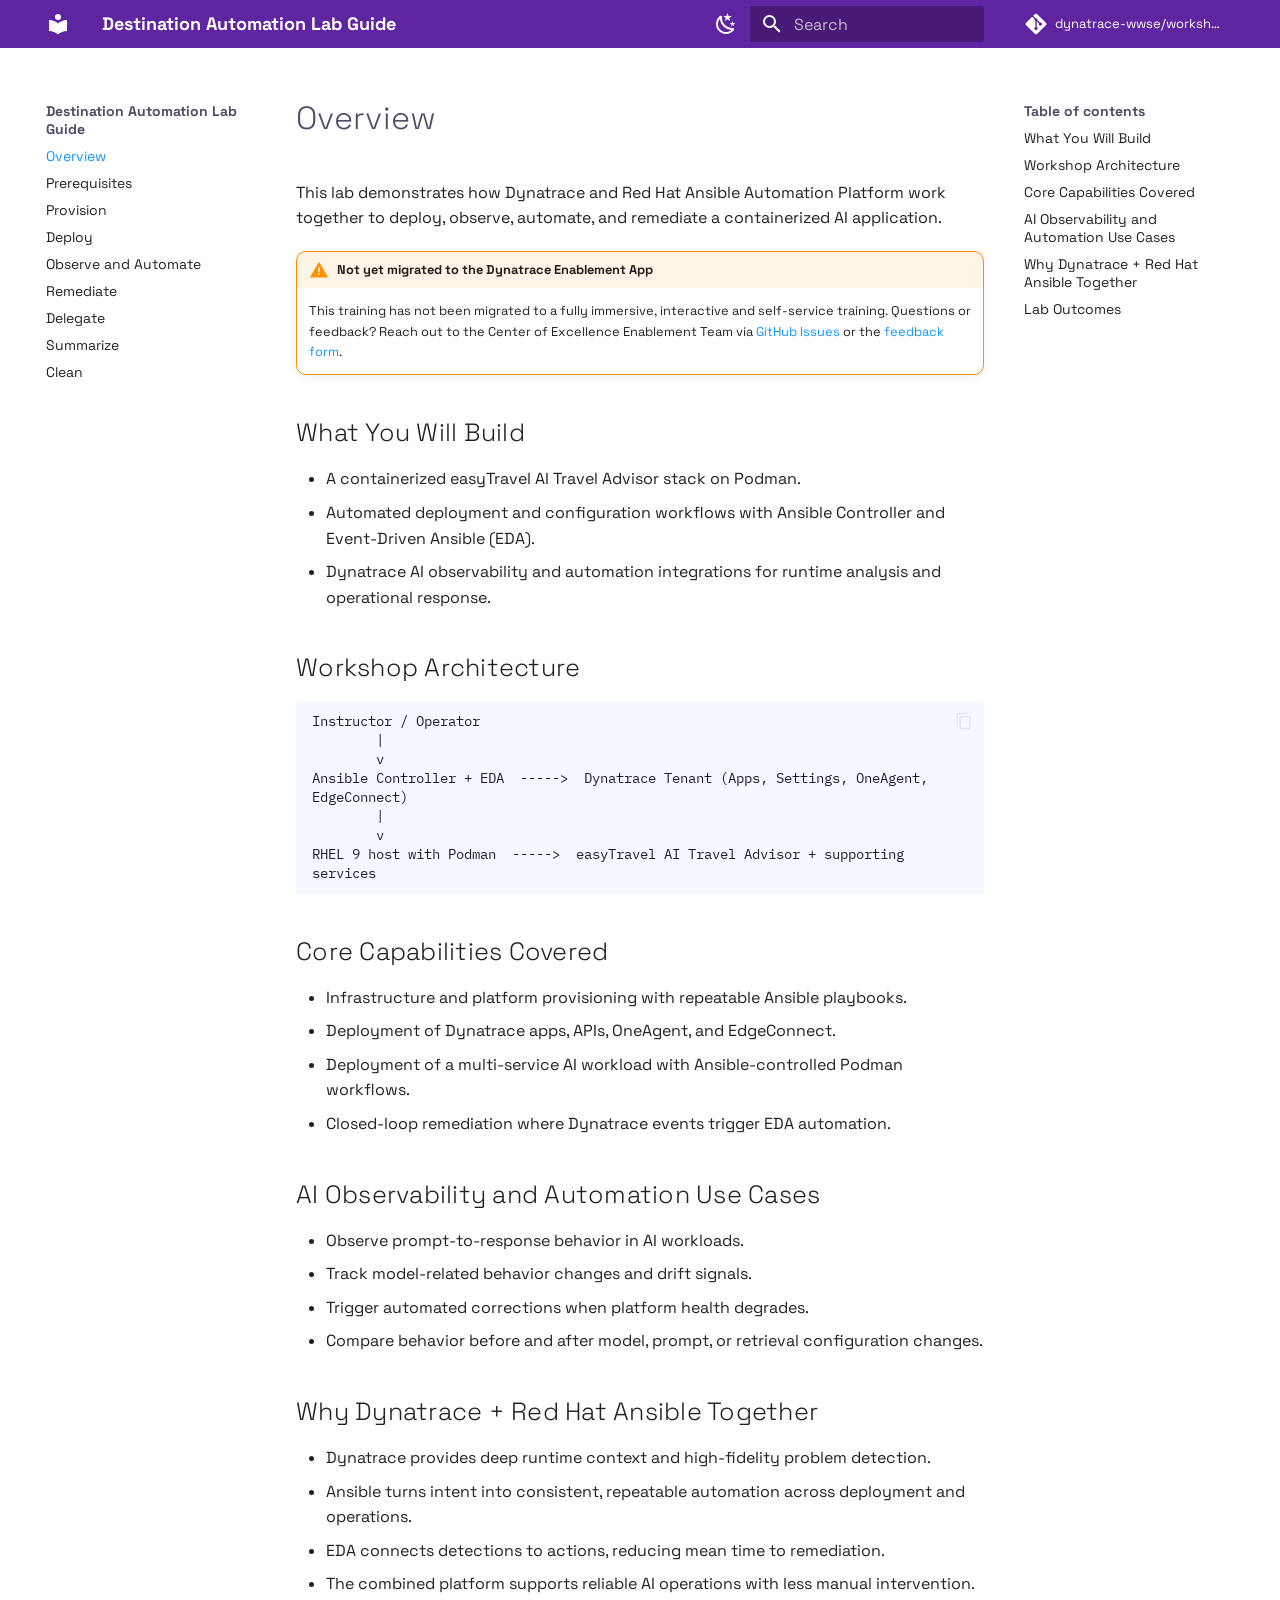
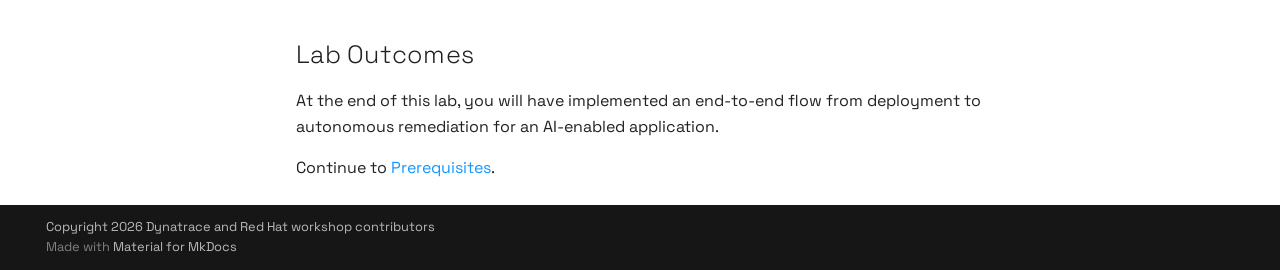
<file: index.html>
<!doctype html>
<html lang="en" class="no-js">
  <head>
    
      <meta charset="utf-8">
      <meta name="viewport" content="width=device-width,initial-scale=1">
      
        <meta name="description" content="Dynatrace and Red Hat Ansible Automation Platform workshop documentation">
      
      
      
        <link rel="canonical" href="https://dynatrace-wwse.github.io/workshop-destination-automation/">
      
      
      
      
      <link rel="icon" href="assets/images/favicon.png">
      <meta name="generator" content="mkdocs-1.6.1, mkdocs-material-9.5.42">
    
    
      
        <title>Destination Automation Lab Guide</title>
      
    
    
      <link rel="stylesheet" href="assets/stylesheets/main.0253249f.min.css">
      
        
        <link rel="stylesheet" href="assets/stylesheets/palette.06af60db.min.css">
      
      


    
    
      
    
    
      
        
        
        <link rel="preconnect" href="https://fonts.gstatic.com" crossorigin>
        <link rel="stylesheet" href="https://fonts.googleapis.com/css?family=Space+Grotesk:300,300i,400,400i,700,700i%7CIBM+Plex+Mono:400,400i,700,700i&display=fallback">
        <style>:root{--md-text-font:"Space Grotesk";--md-code-font:"IBM Plex Mono"}</style>
      
    
    
      <link rel="stylesheet" href="assets/stylesheets/brand.css">
    
    <script>__md_scope=new URL(".",location),__md_hash=e=>[...e].reduce(((e,_)=>(e<<5)-e+_.charCodeAt(0)),0),__md_get=(e,_=localStorage,t=__md_scope)=>JSON.parse(_.getItem(t.pathname+"."+e)),__md_set=(e,_,t=localStorage,a=__md_scope)=>{try{t.setItem(a.pathname+"."+e,JSON.stringify(_))}catch(e){}}</script>
    
      

    
    
    
  </head>
  
  
    
    
      
    
    
    
    
    <body dir="ltr" data-md-color-scheme="dynatrace-light" data-md-color-primary="custom" data-md-color-accent="custom">
  
    
    <input class="md-toggle" data-md-toggle="drawer" type="checkbox" id="__drawer" autocomplete="off">
    <input class="md-toggle" data-md-toggle="search" type="checkbox" id="__search" autocomplete="off">
    <label class="md-overlay" for="__drawer"></label>
    <div data-md-component="skip">
      
    </div>
    <div data-md-component="announce">
      
    </div>
    
    
      

  

<header class="md-header md-header--shadow" data-md-component="header">
  <nav class="md-header__inner md-grid" aria-label="Header">
    <a href="." title="Destination Automation Lab Guide" class="md-header__button md-logo" aria-label="Destination Automation Lab Guide" data-md-component="logo">
      
  
  <svg xmlns="http://www.w3.org/2000/svg" viewBox="0 0 24 24"><path d="M12 8a3 3 0 0 0 3-3 3 3 0 0 0-3-3 3 3 0 0 0-3 3 3 3 0 0 0 3 3m0 3.54C9.64 9.35 6.5 8 3 8v11c3.5 0 6.64 1.35 9 3.54 2.36-2.19 5.5-3.54 9-3.54V8c-3.5 0-6.64 1.35-9 3.54"/></svg>

    </a>
    <label class="md-header__button md-icon" for="__drawer">
      
      <svg xmlns="http://www.w3.org/2000/svg" viewBox="0 0 24 24"><path d="M3 6h18v2H3zm0 5h18v2H3zm0 5h18v2H3z"/></svg>
    </label>
    <div class="md-header__title" data-md-component="header-title">
      <div class="md-header__ellipsis">
        <div class="md-header__topic">
          <span class="md-ellipsis">
            Destination Automation Lab Guide
          </span>
        </div>
        <div class="md-header__topic" data-md-component="header-topic">
          <span class="md-ellipsis">
            
              Home
            
          </span>
        </div>
      </div>
    </div>
    
      
        <form class="md-header__option" data-md-component="palette">
  
    
    
    
    <input class="md-option" data-md-color-media="(prefers-color-scheme: light)" data-md-color-scheme="dynatrace-light" data-md-color-primary="custom" data-md-color-accent="custom"  aria-label="Switch to Red Hat dark mode"  type="radio" name="__palette" id="__palette_0">
    
      <label class="md-header__button md-icon" title="Switch to Red Hat dark mode" for="__palette_1" hidden>
        <svg xmlns="http://www.w3.org/2000/svg" viewBox="0 0 24 24"><path d="m17.75 4.09-2.53 1.94.91 3.06-2.63-1.81-2.63 1.81.91-3.06-2.53-1.94L12.44 4l1.06-3 1.06 3zm3.5 6.91-1.64 1.25.59 1.98-1.7-1.17-1.7 1.17.59-1.98L15.75 11l2.06-.05L18.5 9l.69 1.95zm-2.28 4.95c.83-.08 1.72 1.1 1.19 1.85-.32.45-.66.87-1.08 1.27C15.17 23 8.84 23 4.94 19.07c-3.91-3.9-3.91-10.24 0-14.14.4-.4.82-.76 1.27-1.08.75-.53 1.93.36 1.85 1.19-.27 2.86.69 5.83 2.89 8.02a9.96 9.96 0 0 0 8.02 2.89m-1.64 2.02a12.08 12.08 0 0 1-7.8-3.47c-2.17-2.19-3.33-5-3.49-7.82-2.81 3.14-2.7 7.96.31 10.98 3.02 3.01 7.84 3.12 10.98.31"/></svg>
      </label>
    
  
    
    
    
    <input class="md-option" data-md-color-media="(prefers-color-scheme: dark)" data-md-color-scheme="redhat-dark" data-md-color-primary="custom" data-md-color-accent="custom"  aria-label="Switch to Dynatrace light mode"  type="radio" name="__palette" id="__palette_1">
    
      <label class="md-header__button md-icon" title="Switch to Dynatrace light mode" for="__palette_0" hidden>
        <svg xmlns="http://www.w3.org/2000/svg" viewBox="0 0 24 24"><path d="M12 7a5 5 0 0 1 5 5 5 5 0 0 1-5 5 5 5 0 0 1-5-5 5 5 0 0 1 5-5m0 2a3 3 0 0 0-3 3 3 3 0 0 0 3 3 3 3 0 0 0 3-3 3 3 0 0 0-3-3m0-7 2.39 3.42C13.65 5.15 12.84 5 12 5s-1.65.15-2.39.42zM3.34 7l4.16-.35A7.2 7.2 0 0 0 5.94 8.5c-.44.74-.69 1.5-.83 2.29zm.02 10 1.76-3.77a7.131 7.131 0 0 0 2.38 4.14zM20.65 7l-1.77 3.79a7.02 7.02 0 0 0-2.38-4.15zm-.01 10-4.14.36c.59-.51 1.12-1.14 1.54-1.86.42-.73.69-1.5.83-2.29zM12 22l-2.41-3.44c.74.27 1.55.44 2.41.44.82 0 1.63-.17 2.37-.44z"/></svg>
      </label>
    
  
</form>
      
    
    
      <script>var palette=__md_get("__palette");if(palette&&palette.color){if("(prefers-color-scheme)"===palette.color.media){var media=matchMedia("(prefers-color-scheme: light)"),input=document.querySelector(media.matches?"[data-md-color-media='(prefers-color-scheme: light)']":"[data-md-color-media='(prefers-color-scheme: dark)']");palette.color.media=input.getAttribute("data-md-color-media"),palette.color.scheme=input.getAttribute("data-md-color-scheme"),palette.color.primary=input.getAttribute("data-md-color-primary"),palette.color.accent=input.getAttribute("data-md-color-accent")}for(var[key,value]of Object.entries(palette.color))document.body.setAttribute("data-md-color-"+key,value)}</script>
    
    
    
      <label class="md-header__button md-icon" for="__search">
        
        <svg xmlns="http://www.w3.org/2000/svg" viewBox="0 0 24 24"><path d="M9.5 3A6.5 6.5 0 0 1 16 9.5c0 1.61-.59 3.09-1.56 4.23l.27.27h.79l5 5-1.5 1.5-5-5v-.79l-.27-.27A6.52 6.52 0 0 1 9.5 16 6.5 6.5 0 0 1 3 9.5 6.5 6.5 0 0 1 9.5 3m0 2C7 5 5 7 5 9.5S7 14 9.5 14 14 12 14 9.5 12 5 9.5 5"/></svg>
      </label>
      <div class="md-search" data-md-component="search" role="dialog">
  <label class="md-search__overlay" for="__search"></label>
  <div class="md-search__inner" role="search">
    <form class="md-search__form" name="search">
      <input type="text" class="md-search__input" name="query" aria-label="Search" placeholder="Search" autocapitalize="off" autocorrect="off" autocomplete="off" spellcheck="false" data-md-component="search-query" required>
      <label class="md-search__icon md-icon" for="__search">
        
        <svg xmlns="http://www.w3.org/2000/svg" viewBox="0 0 24 24"><path d="M9.5 3A6.5 6.5 0 0 1 16 9.5c0 1.61-.59 3.09-1.56 4.23l.27.27h.79l5 5-1.5 1.5-5-5v-.79l-.27-.27A6.52 6.52 0 0 1 9.5 16 6.5 6.5 0 0 1 3 9.5 6.5 6.5 0 0 1 9.5 3m0 2C7 5 5 7 5 9.5S7 14 9.5 14 14 12 14 9.5 12 5 9.5 5"/></svg>
        
        <svg xmlns="http://www.w3.org/2000/svg" viewBox="0 0 24 24"><path d="M20 11v2H8l5.5 5.5-1.42 1.42L4.16 12l7.92-7.92L13.5 5.5 8 11z"/></svg>
      </label>
      <nav class="md-search__options" aria-label="Search">
        
        <button type="reset" class="md-search__icon md-icon" title="Clear" aria-label="Clear" tabindex="-1">
          
          <svg xmlns="http://www.w3.org/2000/svg" viewBox="0 0 24 24"><path d="M19 6.41 17.59 5 12 10.59 6.41 5 5 6.41 10.59 12 5 17.59 6.41 19 12 13.41 17.59 19 19 17.59 13.41 12z"/></svg>
        </button>
      </nav>
      
        <div class="md-search__suggest" data-md-component="search-suggest"></div>
      
    </form>
    <div class="md-search__output">
      <div class="md-search__scrollwrap" tabindex="0" data-md-scrollfix>
        <div class="md-search-result" data-md-component="search-result">
          <div class="md-search-result__meta">
            Initializing search
          </div>
          <ol class="md-search-result__list" role="presentation"></ol>
        </div>
      </div>
    </div>
  </div>
</div>
    
    
      <div class="md-header__source">
        <a href="https://github.com/dynatrace-wwse/workshop-destination-automation" title="Go to repository" class="md-source" data-md-component="source">
  <div class="md-source__icon md-icon">
    
    <svg xmlns="http://www.w3.org/2000/svg" viewBox="0 0 448 512"><!--! Font Awesome Free 6.6.0 by @fontawesome - https://fontawesome.com License - https://fontawesome.com/license/free (Icons: CC BY 4.0, Fonts: SIL OFL 1.1, Code: MIT License) Copyright 2024 Fonticons, Inc.--><path d="M439.55 236.05 244 40.45a28.87 28.87 0 0 0-40.81 0l-40.66 40.63 51.52 51.52c27.06-9.14 52.68 16.77 43.39 43.68l49.66 49.66c34.23-11.8 61.18 31 35.47 56.69-26.49 26.49-70.21-2.87-56-37.34L240.22 199v121.85c25.3 12.54 22.26 41.85 9.08 55a34.34 34.34 0 0 1-48.55 0c-17.57-17.6-11.07-46.91 11.25-56v-123c-20.8-8.51-24.6-30.74-18.64-45L142.57 101 8.45 235.14a28.86 28.86 0 0 0 0 40.81l195.61 195.6a28.86 28.86 0 0 0 40.8 0l194.69-194.69a28.86 28.86 0 0 0 0-40.81"/></svg>
  </div>
  <div class="md-source__repository">
    dynatrace-wwse/workshop-destination-automation
  </div>
</a>
      </div>
    
  </nav>
  
</header>
    
    <div class="md-container" data-md-component="container">
      
      
        
          
        
      
      <main class="md-main" data-md-component="main">
        <div class="md-main__inner md-grid">
          
            
              
                
              
              <div class="md-sidebar md-sidebar--primary" data-md-component="sidebar" data-md-type="navigation" hidden>
                <div class="md-sidebar__scrollwrap">
                  <div class="md-sidebar__inner">
                    



<nav class="md-nav md-nav--primary" aria-label="Navigation" data-md-level="0">
  <label class="md-nav__title" for="__drawer">
    <a href="." title="Destination Automation Lab Guide" class="md-nav__button md-logo" aria-label="Destination Automation Lab Guide" data-md-component="logo">
      
  
  <svg xmlns="http://www.w3.org/2000/svg" viewBox="0 0 24 24"><path d="M12 8a3 3 0 0 0 3-3 3 3 0 0 0-3-3 3 3 0 0 0-3 3 3 3 0 0 0 3 3m0 3.54C9.64 9.35 6.5 8 3 8v11c3.5 0 6.64 1.35 9 3.54 2.36-2.19 5.5-3.54 9-3.54V8c-3.5 0-6.64 1.35-9 3.54"/></svg>

    </a>
    Destination Automation Lab Guide
  </label>
  
    <div class="md-nav__source">
      <a href="https://github.com/dynatrace-wwse/workshop-destination-automation" title="Go to repository" class="md-source" data-md-component="source">
  <div class="md-source__icon md-icon">
    
    <svg xmlns="http://www.w3.org/2000/svg" viewBox="0 0 448 512"><!--! Font Awesome Free 6.6.0 by @fontawesome - https://fontawesome.com License - https://fontawesome.com/license/free (Icons: CC BY 4.0, Fonts: SIL OFL 1.1, Code: MIT License) Copyright 2024 Fonticons, Inc.--><path d="M439.55 236.05 244 40.45a28.87 28.87 0 0 0-40.81 0l-40.66 40.63 51.52 51.52c27.06-9.14 52.68 16.77 43.39 43.68l49.66 49.66c34.23-11.8 61.18 31 35.47 56.69-26.49 26.49-70.21-2.87-56-37.34L240.22 199v121.85c25.3 12.54 22.26 41.85 9.08 55a34.34 34.34 0 0 1-48.55 0c-17.57-17.6-11.07-46.91 11.25-56v-123c-20.8-8.51-24.6-30.74-18.64-45L142.57 101 8.45 235.14a28.86 28.86 0 0 0 0 40.81l195.61 195.6a28.86 28.86 0 0 0 40.8 0l194.69-194.69a28.86 28.86 0 0 0 0-40.81"/></svg>
  </div>
  <div class="md-source__repository">
    dynatrace-wwse/workshop-destination-automation
  </div>
</a>
    </div>
  
  <ul class="md-nav__list" data-md-scrollfix>
    
      
      
  
  
  
  
    <li class="md-nav__item">
      <a href="lab-guide/overview/" class="md-nav__link">
        
  
  <span class="md-ellipsis">
    Overview
  </span>
  

      </a>
    </li>
  

    
      
      
  
  
  
  
    <li class="md-nav__item">
      <a href="lab-guide/prerequisites/" class="md-nav__link">
        
  
  <span class="md-ellipsis">
    Prerequisites
  </span>
  

      </a>
    </li>
  

    
      
      
  
  
  
  
    <li class="md-nav__item">
      <a href="lab-guide/provision/" class="md-nav__link">
        
  
  <span class="md-ellipsis">
    Provision
  </span>
  

      </a>
    </li>
  

    
      
      
  
  
  
  
    <li class="md-nav__item">
      <a href="lab-guide/deploy/" class="md-nav__link">
        
  
  <span class="md-ellipsis">
    Deploy
  </span>
  

      </a>
    </li>
  

    
      
      
  
  
  
  
    <li class="md-nav__item">
      <a href="lab-guide/observe-and-automate/" class="md-nav__link">
        
  
  <span class="md-ellipsis">
    Observe and Automate
  </span>
  

      </a>
    </li>
  

    
      
      
  
  
  
  
    <li class="md-nav__item">
      <a href="lab-guide/remediate/" class="md-nav__link">
        
  
  <span class="md-ellipsis">
    Remediate
  </span>
  

      </a>
    </li>
  

    
      
      
  
  
  
  
    <li class="md-nav__item">
      <a href="lab-guide/delegate/" class="md-nav__link">
        
  
  <span class="md-ellipsis">
    Delegate
  </span>
  

      </a>
    </li>
  

    
      
      
  
  
  
  
    <li class="md-nav__item">
      <a href="lab-guide/summarize/" class="md-nav__link">
        
  
  <span class="md-ellipsis">
    Summarize
  </span>
  

      </a>
    </li>
  

    
      
      
  
  
  
  
    <li class="md-nav__item">
      <a href="lab-guide/clean/" class="md-nav__link">
        
  
  <span class="md-ellipsis">
    Clean
  </span>
  

      </a>
    </li>
  

    
  </ul>
</nav>
                  </div>
                </div>
              </div>
            
            
              
                
              
              <div class="md-sidebar md-sidebar--secondary" data-md-component="sidebar" data-md-type="toc" hidden>
                <div class="md-sidebar__scrollwrap">
                  <div class="md-sidebar__inner">
                    

<nav class="md-nav md-nav--secondary" aria-label="Table of contents">
  
  
  
  
</nav>
                  </div>
                </div>
              </div>
            
          
          
            <div class="md-content" data-md-component="content">
              <article class="md-content__inner md-typeset">
                
                  

  
  


  <h1>Home</h1>

<p><meta http-equiv="refresh" content="0; url=lab-guide/overview/"></p>







  
  




  



                
              </article>
            </div>
          
          
  <script>var tabs=__md_get("__tabs");if(Array.isArray(tabs))e:for(var set of document.querySelectorAll(".tabbed-set")){var labels=set.querySelector(".tabbed-labels");for(var tab of tabs)for(var label of labels.getElementsByTagName("label"))if(label.innerText.trim()===tab){var input=document.getElementById(label.htmlFor);input.checked=!0;continue e}}</script>

<script>var target=document.getElementById(location.hash.slice(1));target&&target.name&&(target.checked=target.name.startsWith("__tabbed_"))</script>
        </div>
        
          <button type="button" class="md-top md-icon" data-md-component="top" hidden>
  
  <svg xmlns="http://www.w3.org/2000/svg" viewBox="0 0 24 24"><path d="M13 20h-2V8l-5.5 5.5-1.42-1.42L12 4.16l7.92 7.92-1.42 1.42L13 8z"/></svg>
  Back to top
</button>
        
      </main>
      
        <footer class="md-footer">
  
  <div class="md-footer-meta md-typeset">
    <div class="md-footer-meta__inner md-grid">
      <div class="md-copyright">
  
    <div class="md-copyright__highlight">
      Copyright 2026 Dynatrace and Red Hat workshop contributors
    </div>
  
  
    Made with
    <a href="https://squidfunk.github.io/mkdocs-material/" target="_blank" rel="noopener">
      Material for MkDocs
    </a>
  
</div>
      
    </div>
  </div>
</footer>
      
    </div>
    <div class="md-dialog" data-md-component="dialog">
      <div class="md-dialog__inner md-typeset"></div>
    </div>
    
    
    <script id="__config" type="application/json">{"base": ".", "features": ["content.code.copy", "content.tabs.link", "navigation.sections", "navigation.top", "search.suggest", "search.highlight"], "search": "assets/javascripts/workers/search.6ce7567c.min.js", "translations": {"clipboard.copied": "Copied to clipboard", "clipboard.copy": "Copy to clipboard", "search.result.more.one": "1 more on this page", "search.result.more.other": "# more on this page", "search.result.none": "No matching documents", "search.result.one": "1 matching document", "search.result.other": "# matching documents", "search.result.placeholder": "Type to start searching", "search.result.term.missing": "Missing", "select.version": "Select version"}}</script>
    
    
      <script src="assets/javascripts/bundle.83f73b43.min.js"></script>
      
    
  </body>
</html>
</file>
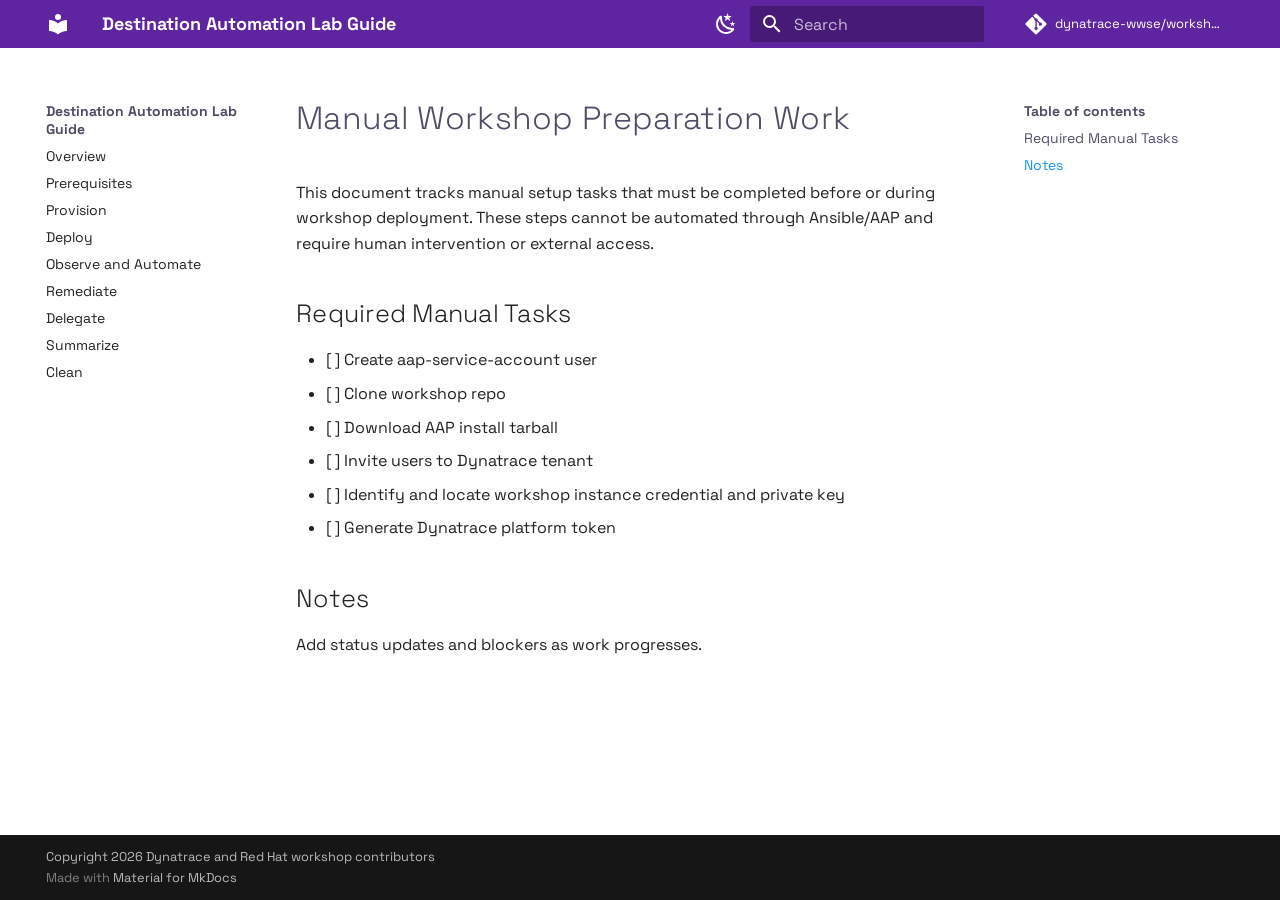
<file: manual-work/index.html>
<!doctype html>
<html lang="en" class="no-js">
  <head>
    
      <meta charset="utf-8">
      <meta name="viewport" content="width=device-width,initial-scale=1">
      
        <meta name="description" content="Dynatrace and Red Hat Ansible Automation Platform workshop documentation">
      
      
      
        <link rel="canonical" href="https://dynatrace-wwse.github.io/workshop-destination-automation/manual-work/">
      
      
      
      
      <link rel="icon" href="../assets/images/favicon.png">
      <meta name="generator" content="mkdocs-1.6.1, mkdocs-material-9.5.42">
    
    
      
        <title>Manual Workshop Preparation Work - Destination Automation Lab Guide</title>
      
    
    
      <link rel="stylesheet" href="../assets/stylesheets/main.0253249f.min.css">
      
        
        <link rel="stylesheet" href="../assets/stylesheets/palette.06af60db.min.css">
      
      


    
    
      
    
    
      
        
        
        <link rel="preconnect" href="https://fonts.gstatic.com" crossorigin>
        <link rel="stylesheet" href="https://fonts.googleapis.com/css?family=Space+Grotesk:300,300i,400,400i,700,700i%7CIBM+Plex+Mono:400,400i,700,700i&display=fallback">
        <style>:root{--md-text-font:"Space Grotesk";--md-code-font:"IBM Plex Mono"}</style>
      
    
    
      <link rel="stylesheet" href="../assets/stylesheets/brand.css">
    
    <script>__md_scope=new URL("..",location),__md_hash=e=>[...e].reduce(((e,_)=>(e<<5)-e+_.charCodeAt(0)),0),__md_get=(e,_=localStorage,t=__md_scope)=>JSON.parse(_.getItem(t.pathname+"."+e)),__md_set=(e,_,t=localStorage,a=__md_scope)=>{try{t.setItem(a.pathname+"."+e,JSON.stringify(_))}catch(e){}}</script>
    
      

    
    
    
  </head>
  
  
    
    
      
    
    
    
    
    <body dir="ltr" data-md-color-scheme="dynatrace-light" data-md-color-primary="custom" data-md-color-accent="custom">
  
    
    <input class="md-toggle" data-md-toggle="drawer" type="checkbox" id="__drawer" autocomplete="off">
    <input class="md-toggle" data-md-toggle="search" type="checkbox" id="__search" autocomplete="off">
    <label class="md-overlay" for="__drawer"></label>
    <div data-md-component="skip">
      
        
        <a href="#manual-workshop-preparation-work" class="md-skip">
          Skip to content
        </a>
      
    </div>
    <div data-md-component="announce">
      
    </div>
    
    
      

  

<header class="md-header md-header--shadow" data-md-component="header">
  <nav class="md-header__inner md-grid" aria-label="Header">
    <a href=".." title="Destination Automation Lab Guide" class="md-header__button md-logo" aria-label="Destination Automation Lab Guide" data-md-component="logo">
      
  
  <svg xmlns="http://www.w3.org/2000/svg" viewBox="0 0 24 24"><path d="M12 8a3 3 0 0 0 3-3 3 3 0 0 0-3-3 3 3 0 0 0-3 3 3 3 0 0 0 3 3m0 3.54C9.64 9.35 6.5 8 3 8v11c3.5 0 6.64 1.35 9 3.54 2.36-2.19 5.5-3.54 9-3.54V8c-3.5 0-6.64 1.35-9 3.54"/></svg>

    </a>
    <label class="md-header__button md-icon" for="__drawer">
      
      <svg xmlns="http://www.w3.org/2000/svg" viewBox="0 0 24 24"><path d="M3 6h18v2H3zm0 5h18v2H3zm0 5h18v2H3z"/></svg>
    </label>
    <div class="md-header__title" data-md-component="header-title">
      <div class="md-header__ellipsis">
        <div class="md-header__topic">
          <span class="md-ellipsis">
            Destination Automation Lab Guide
          </span>
        </div>
        <div class="md-header__topic" data-md-component="header-topic">
          <span class="md-ellipsis">
            
              Manual Workshop Preparation Work
            
          </span>
        </div>
      </div>
    </div>
    
      
        <form class="md-header__option" data-md-component="palette">
  
    
    
    
    <input class="md-option" data-md-color-media="(prefers-color-scheme: light)" data-md-color-scheme="dynatrace-light" data-md-color-primary="custom" data-md-color-accent="custom"  aria-label="Switch to Red Hat dark mode"  type="radio" name="__palette" id="__palette_0">
    
      <label class="md-header__button md-icon" title="Switch to Red Hat dark mode" for="__palette_1" hidden>
        <svg xmlns="http://www.w3.org/2000/svg" viewBox="0 0 24 24"><path d="m17.75 4.09-2.53 1.94.91 3.06-2.63-1.81-2.63 1.81.91-3.06-2.53-1.94L12.44 4l1.06-3 1.06 3zm3.5 6.91-1.64 1.25.59 1.98-1.7-1.17-1.7 1.17.59-1.98L15.75 11l2.06-.05L18.5 9l.69 1.95zm-2.28 4.95c.83-.08 1.72 1.1 1.19 1.85-.32.45-.66.87-1.08 1.27C15.17 23 8.84 23 4.94 19.07c-3.91-3.9-3.91-10.24 0-14.14.4-.4.82-.76 1.27-1.08.75-.53 1.93.36 1.85 1.19-.27 2.86.69 5.83 2.89 8.02a9.96 9.96 0 0 0 8.02 2.89m-1.64 2.02a12.08 12.08 0 0 1-7.8-3.47c-2.17-2.19-3.33-5-3.49-7.82-2.81 3.14-2.7 7.96.31 10.98 3.02 3.01 7.84 3.12 10.98.31"/></svg>
      </label>
    
  
    
    
    
    <input class="md-option" data-md-color-media="(prefers-color-scheme: dark)" data-md-color-scheme="redhat-dark" data-md-color-primary="custom" data-md-color-accent="custom"  aria-label="Switch to Dynatrace light mode"  type="radio" name="__palette" id="__palette_1">
    
      <label class="md-header__button md-icon" title="Switch to Dynatrace light mode" for="__palette_0" hidden>
        <svg xmlns="http://www.w3.org/2000/svg" viewBox="0 0 24 24"><path d="M12 7a5 5 0 0 1 5 5 5 5 0 0 1-5 5 5 5 0 0 1-5-5 5 5 0 0 1 5-5m0 2a3 3 0 0 0-3 3 3 3 0 0 0 3 3 3 3 0 0 0 3-3 3 3 0 0 0-3-3m0-7 2.39 3.42C13.65 5.15 12.84 5 12 5s-1.65.15-2.39.42zM3.34 7l4.16-.35A7.2 7.2 0 0 0 5.94 8.5c-.44.74-.69 1.5-.83 2.29zm.02 10 1.76-3.77a7.131 7.131 0 0 0 2.38 4.14zM20.65 7l-1.77 3.79a7.02 7.02 0 0 0-2.38-4.15zm-.01 10-4.14.36c.59-.51 1.12-1.14 1.54-1.86.42-.73.69-1.5.83-2.29zM12 22l-2.41-3.44c.74.27 1.55.44 2.41.44.82 0 1.63-.17 2.37-.44z"/></svg>
      </label>
    
  
</form>
      
    
    
      <script>var palette=__md_get("__palette");if(palette&&palette.color){if("(prefers-color-scheme)"===palette.color.media){var media=matchMedia("(prefers-color-scheme: light)"),input=document.querySelector(media.matches?"[data-md-color-media='(prefers-color-scheme: light)']":"[data-md-color-media='(prefers-color-scheme: dark)']");palette.color.media=input.getAttribute("data-md-color-media"),palette.color.scheme=input.getAttribute("data-md-color-scheme"),palette.color.primary=input.getAttribute("data-md-color-primary"),palette.color.accent=input.getAttribute("data-md-color-accent")}for(var[key,value]of Object.entries(palette.color))document.body.setAttribute("data-md-color-"+key,value)}</script>
    
    
    
      <label class="md-header__button md-icon" for="__search">
        
        <svg xmlns="http://www.w3.org/2000/svg" viewBox="0 0 24 24"><path d="M9.5 3A6.5 6.5 0 0 1 16 9.5c0 1.61-.59 3.09-1.56 4.23l.27.27h.79l5 5-1.5 1.5-5-5v-.79l-.27-.27A6.52 6.52 0 0 1 9.5 16 6.5 6.5 0 0 1 3 9.5 6.5 6.5 0 0 1 9.5 3m0 2C7 5 5 7 5 9.5S7 14 9.5 14 14 12 14 9.5 12 5 9.5 5"/></svg>
      </label>
      <div class="md-search" data-md-component="search" role="dialog">
  <label class="md-search__overlay" for="__search"></label>
  <div class="md-search__inner" role="search">
    <form class="md-search__form" name="search">
      <input type="text" class="md-search__input" name="query" aria-label="Search" placeholder="Search" autocapitalize="off" autocorrect="off" autocomplete="off" spellcheck="false" data-md-component="search-query" required>
      <label class="md-search__icon md-icon" for="__search">
        
        <svg xmlns="http://www.w3.org/2000/svg" viewBox="0 0 24 24"><path d="M9.5 3A6.5 6.5 0 0 1 16 9.5c0 1.61-.59 3.09-1.56 4.23l.27.27h.79l5 5-1.5 1.5-5-5v-.79l-.27-.27A6.52 6.52 0 0 1 9.5 16 6.5 6.5 0 0 1 3 9.5 6.5 6.5 0 0 1 9.5 3m0 2C7 5 5 7 5 9.5S7 14 9.5 14 14 12 14 9.5 12 5 9.5 5"/></svg>
        
        <svg xmlns="http://www.w3.org/2000/svg" viewBox="0 0 24 24"><path d="M20 11v2H8l5.5 5.5-1.42 1.42L4.16 12l7.92-7.92L13.5 5.5 8 11z"/></svg>
      </label>
      <nav class="md-search__options" aria-label="Search">
        
        <button type="reset" class="md-search__icon md-icon" title="Clear" aria-label="Clear" tabindex="-1">
          
          <svg xmlns="http://www.w3.org/2000/svg" viewBox="0 0 24 24"><path d="M19 6.41 17.59 5 12 10.59 6.41 5 5 6.41 10.59 12 5 17.59 6.41 19 12 13.41 17.59 19 19 17.59 13.41 12z"/></svg>
        </button>
      </nav>
      
        <div class="md-search__suggest" data-md-component="search-suggest"></div>
      
    </form>
    <div class="md-search__output">
      <div class="md-search__scrollwrap" tabindex="0" data-md-scrollfix>
        <div class="md-search-result" data-md-component="search-result">
          <div class="md-search-result__meta">
            Initializing search
          </div>
          <ol class="md-search-result__list" role="presentation"></ol>
        </div>
      </div>
    </div>
  </div>
</div>
    
    
      <div class="md-header__source">
        <a href="https://github.com/dynatrace-wwse/workshop-destination-automation" title="Go to repository" class="md-source" data-md-component="source">
  <div class="md-source__icon md-icon">
    
    <svg xmlns="http://www.w3.org/2000/svg" viewBox="0 0 448 512"><!--! Font Awesome Free 6.6.0 by @fontawesome - https://fontawesome.com License - https://fontawesome.com/license/free (Icons: CC BY 4.0, Fonts: SIL OFL 1.1, Code: MIT License) Copyright 2024 Fonticons, Inc.--><path d="M439.55 236.05 244 40.45a28.87 28.87 0 0 0-40.81 0l-40.66 40.63 51.52 51.52c27.06-9.14 52.68 16.77 43.39 43.68l49.66 49.66c34.23-11.8 61.18 31 35.47 56.69-26.49 26.49-70.21-2.87-56-37.34L240.22 199v121.85c25.3 12.54 22.26 41.85 9.08 55a34.34 34.34 0 0 1-48.55 0c-17.57-17.6-11.07-46.91 11.25-56v-123c-20.8-8.51-24.6-30.74-18.64-45L142.57 101 8.45 235.14a28.86 28.86 0 0 0 0 40.81l195.61 195.6a28.86 28.86 0 0 0 40.8 0l194.69-194.69a28.86 28.86 0 0 0 0-40.81"/></svg>
  </div>
  <div class="md-source__repository">
    dynatrace-wwse/workshop-destination-automation
  </div>
</a>
      </div>
    
  </nav>
  
</header>
    
    <div class="md-container" data-md-component="container">
      
      
        
          
        
      
      <main class="md-main" data-md-component="main">
        <div class="md-main__inner md-grid">
          
            
              
              <div class="md-sidebar md-sidebar--primary" data-md-component="sidebar" data-md-type="navigation" >
                <div class="md-sidebar__scrollwrap">
                  <div class="md-sidebar__inner">
                    



<nav class="md-nav md-nav--primary" aria-label="Navigation" data-md-level="0">
  <label class="md-nav__title" for="__drawer">
    <a href=".." title="Destination Automation Lab Guide" class="md-nav__button md-logo" aria-label="Destination Automation Lab Guide" data-md-component="logo">
      
  
  <svg xmlns="http://www.w3.org/2000/svg" viewBox="0 0 24 24"><path d="M12 8a3 3 0 0 0 3-3 3 3 0 0 0-3-3 3 3 0 0 0-3 3 3 3 0 0 0 3 3m0 3.54C9.64 9.35 6.5 8 3 8v11c3.5 0 6.64 1.35 9 3.54 2.36-2.19 5.5-3.54 9-3.54V8c-3.5 0-6.64 1.35-9 3.54"/></svg>

    </a>
    Destination Automation Lab Guide
  </label>
  
    <div class="md-nav__source">
      <a href="https://github.com/dynatrace-wwse/workshop-destination-automation" title="Go to repository" class="md-source" data-md-component="source">
  <div class="md-source__icon md-icon">
    
    <svg xmlns="http://www.w3.org/2000/svg" viewBox="0 0 448 512"><!--! Font Awesome Free 6.6.0 by @fontawesome - https://fontawesome.com License - https://fontawesome.com/license/free (Icons: CC BY 4.0, Fonts: SIL OFL 1.1, Code: MIT License) Copyright 2024 Fonticons, Inc.--><path d="M439.55 236.05 244 40.45a28.87 28.87 0 0 0-40.81 0l-40.66 40.63 51.52 51.52c27.06-9.14 52.68 16.77 43.39 43.68l49.66 49.66c34.23-11.8 61.18 31 35.47 56.69-26.49 26.49-70.21-2.87-56-37.34L240.22 199v121.85c25.3 12.54 22.26 41.85 9.08 55a34.34 34.34 0 0 1-48.55 0c-17.57-17.6-11.07-46.91 11.25-56v-123c-20.8-8.51-24.6-30.74-18.64-45L142.57 101 8.45 235.14a28.86 28.86 0 0 0 0 40.81l195.61 195.6a28.86 28.86 0 0 0 40.8 0l194.69-194.69a28.86 28.86 0 0 0 0-40.81"/></svg>
  </div>
  <div class="md-source__repository">
    dynatrace-wwse/workshop-destination-automation
  </div>
</a>
    </div>
  
  <ul class="md-nav__list" data-md-scrollfix>
    
      
      
  
  
  
  
    <li class="md-nav__item">
      <a href="../lab-guide/overview/" class="md-nav__link">
        
  
  <span class="md-ellipsis">
    Overview
  </span>
  

      </a>
    </li>
  

    
      
      
  
  
  
  
    <li class="md-nav__item">
      <a href="../lab-guide/prerequisites/" class="md-nav__link">
        
  
  <span class="md-ellipsis">
    Prerequisites
  </span>
  

      </a>
    </li>
  

    
      
      
  
  
  
  
    <li class="md-nav__item">
      <a href="../lab-guide/provision/" class="md-nav__link">
        
  
  <span class="md-ellipsis">
    Provision
  </span>
  

      </a>
    </li>
  

    
      
      
  
  
  
  
    <li class="md-nav__item">
      <a href="../lab-guide/deploy/" class="md-nav__link">
        
  
  <span class="md-ellipsis">
    Deploy
  </span>
  

      </a>
    </li>
  

    
      
      
  
  
  
  
    <li class="md-nav__item">
      <a href="../lab-guide/observe-and-automate/" class="md-nav__link">
        
  
  <span class="md-ellipsis">
    Observe and Automate
  </span>
  

      </a>
    </li>
  

    
      
      
  
  
  
  
    <li class="md-nav__item">
      <a href="../lab-guide/remediate/" class="md-nav__link">
        
  
  <span class="md-ellipsis">
    Remediate
  </span>
  

      </a>
    </li>
  

    
      
      
  
  
  
  
    <li class="md-nav__item">
      <a href="../lab-guide/delegate/" class="md-nav__link">
        
  
  <span class="md-ellipsis">
    Delegate
  </span>
  

      </a>
    </li>
  

    
      
      
  
  
  
  
    <li class="md-nav__item">
      <a href="../lab-guide/summarize/" class="md-nav__link">
        
  
  <span class="md-ellipsis">
    Summarize
  </span>
  

      </a>
    </li>
  

    
      
      
  
  
  
  
    <li class="md-nav__item">
      <a href="../lab-guide/clean/" class="md-nav__link">
        
  
  <span class="md-ellipsis">
    Clean
  </span>
  

      </a>
    </li>
  

    
  </ul>
</nav>
                  </div>
                </div>
              </div>
            
            
              
              <div class="md-sidebar md-sidebar--secondary" data-md-component="sidebar" data-md-type="toc" >
                <div class="md-sidebar__scrollwrap">
                  <div class="md-sidebar__inner">
                    

<nav class="md-nav md-nav--secondary" aria-label="Table of contents">
  
  
  
    
  
  
    <label class="md-nav__title" for="__toc">
      <span class="md-nav__icon md-icon"></span>
      Table of contents
    </label>
    <ul class="md-nav__list" data-md-component="toc" data-md-scrollfix>
      
        <li class="md-nav__item">
  <a href="#required-manual-tasks" class="md-nav__link">
    <span class="md-ellipsis">
      Required Manual Tasks
    </span>
  </a>
  
</li>
      
        <li class="md-nav__item">
  <a href="#notes" class="md-nav__link">
    <span class="md-ellipsis">
      Notes
    </span>
  </a>
  
</li>
      
    </ul>
  
</nav>
                  </div>
                </div>
              </div>
            
          
          
            <div class="md-content" data-md-component="content">
              <article class="md-content__inner md-typeset">
                
                  

  
  


<h1 id="manual-workshop-preparation-work">Manual Workshop Preparation Work<a class="headerlink" href="#manual-workshop-preparation-work" title="Permanent link">&para;</a></h1>
<p>This document tracks manual setup tasks that must be completed before or during workshop deployment. These steps cannot be automated through Ansible/AAP and require human intervention or external access.</p>
<h2 id="required-manual-tasks">Required Manual Tasks<a class="headerlink" href="#required-manual-tasks" title="Permanent link">&para;</a></h2>
<ul>
<li>[ ] Create aap-service-account user</li>
<li>[ ] Clone workshop repo</li>
<li>[ ] Download AAP install tarball</li>
<li>[ ] Invite users to Dynatrace tenant</li>
<li>[ ] Identify and locate workshop instance credential and private key</li>
<li>[ ] Generate Dynatrace platform token</li>
</ul>
<h2 id="notes">Notes<a class="headerlink" href="#notes" title="Permanent link">&para;</a></h2>
<p>Add status updates and blockers as work progresses.</p>












                
              </article>
            </div>
          
          
  <script>var tabs=__md_get("__tabs");if(Array.isArray(tabs))e:for(var set of document.querySelectorAll(".tabbed-set")){var labels=set.querySelector(".tabbed-labels");for(var tab of tabs)for(var label of labels.getElementsByTagName("label"))if(label.innerText.trim()===tab){var input=document.getElementById(label.htmlFor);input.checked=!0;continue e}}</script>

<script>var target=document.getElementById(location.hash.slice(1));target&&target.name&&(target.checked=target.name.startsWith("__tabbed_"))</script>
        </div>
        
          <button type="button" class="md-top md-icon" data-md-component="top" hidden>
  
  <svg xmlns="http://www.w3.org/2000/svg" viewBox="0 0 24 24"><path d="M13 20h-2V8l-5.5 5.5-1.42-1.42L12 4.16l7.92 7.92-1.42 1.42L13 8z"/></svg>
  Back to top
</button>
        
      </main>
      
        <footer class="md-footer">
  
  <div class="md-footer-meta md-typeset">
    <div class="md-footer-meta__inner md-grid">
      <div class="md-copyright">
  
    <div class="md-copyright__highlight">
      Copyright 2026 Dynatrace and Red Hat workshop contributors
    </div>
  
  
    Made with
    <a href="https://squidfunk.github.io/mkdocs-material/" target="_blank" rel="noopener">
      Material for MkDocs
    </a>
  
</div>
      
    </div>
  </div>
</footer>
      
    </div>
    <div class="md-dialog" data-md-component="dialog">
      <div class="md-dialog__inner md-typeset"></div>
    </div>
    
    
    <script id="__config" type="application/json">{"base": "..", "features": ["content.code.copy", "content.tabs.link", "navigation.sections", "navigation.top", "search.suggest", "search.highlight"], "search": "../assets/javascripts/workers/search.6ce7567c.min.js", "translations": {"clipboard.copied": "Copied to clipboard", "clipboard.copy": "Copy to clipboard", "search.result.more.one": "1 more on this page", "search.result.more.other": "# more on this page", "search.result.none": "No matching documents", "search.result.one": "1 matching document", "search.result.other": "# matching documents", "search.result.placeholder": "Type to start searching", "search.result.term.missing": "Missing", "select.version": "Select version"}}</script>
    
    
      <script src="../assets/javascripts/bundle.83f73b43.min.js"></script>
      
    
  </body>
</html>
</file>
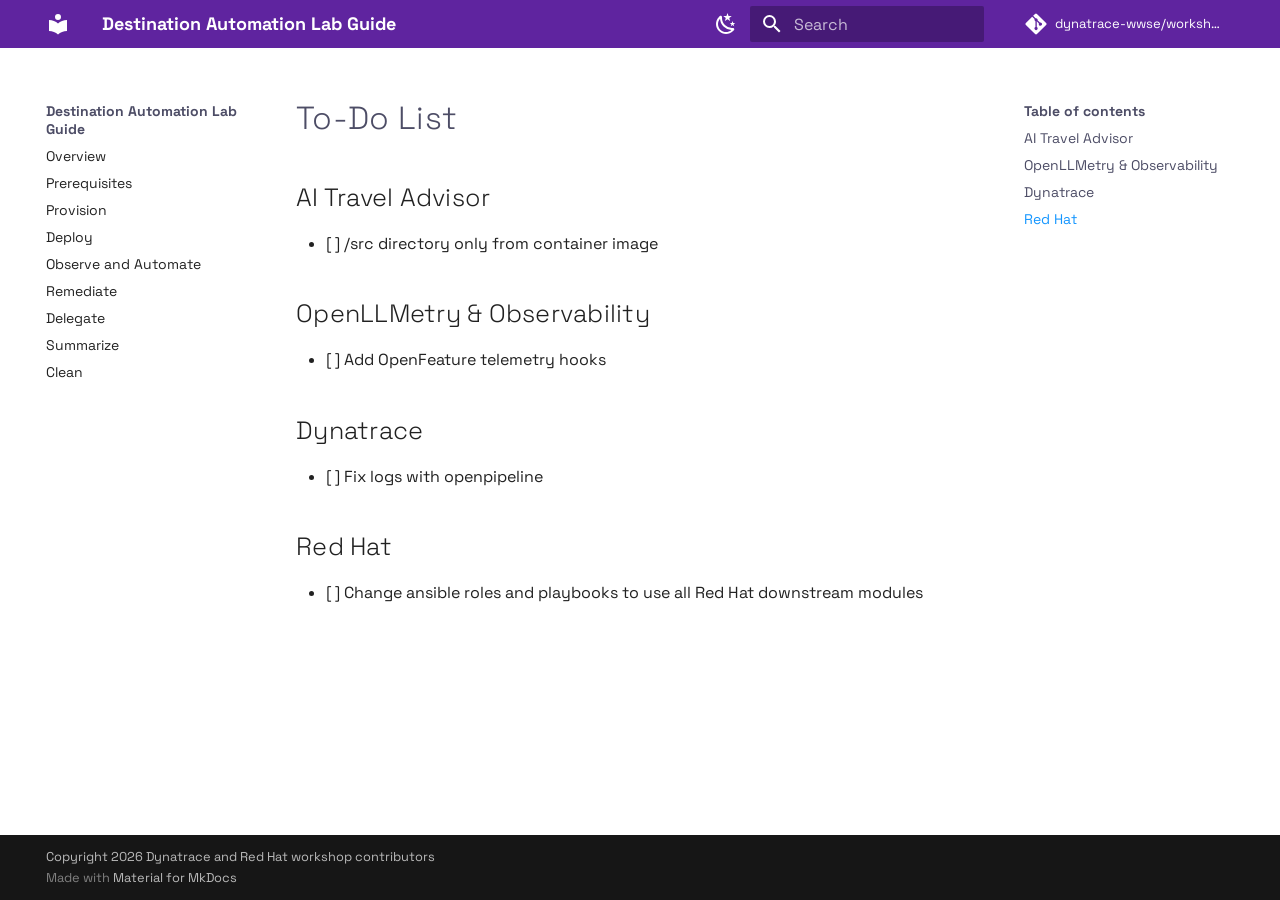
<file: todo/index.html>
<!doctype html>
<html lang="en" class="no-js">
  <head>
    
      <meta charset="utf-8">
      <meta name="viewport" content="width=device-width,initial-scale=1">
      
        <meta name="description" content="Dynatrace and Red Hat Ansible Automation Platform workshop documentation">
      
      
      
        <link rel="canonical" href="https://dynatrace-wwse.github.io/workshop-destination-automation/todo/">
      
      
      
      
      <link rel="icon" href="../assets/images/favicon.png">
      <meta name="generator" content="mkdocs-1.6.1, mkdocs-material-9.5.42">
    
    
      
        <title>To-Do List - Destination Automation Lab Guide</title>
      
    
    
      <link rel="stylesheet" href="../assets/stylesheets/main.0253249f.min.css">
      
        
        <link rel="stylesheet" href="../assets/stylesheets/palette.06af60db.min.css">
      
      


    
    
      
    
    
      
        
        
        <link rel="preconnect" href="https://fonts.gstatic.com" crossorigin>
        <link rel="stylesheet" href="https://fonts.googleapis.com/css?family=Space+Grotesk:300,300i,400,400i,700,700i%7CIBM+Plex+Mono:400,400i,700,700i&display=fallback">
        <style>:root{--md-text-font:"Space Grotesk";--md-code-font:"IBM Plex Mono"}</style>
      
    
    
      <link rel="stylesheet" href="../assets/stylesheets/brand.css">
    
    <script>__md_scope=new URL("..",location),__md_hash=e=>[...e].reduce(((e,_)=>(e<<5)-e+_.charCodeAt(0)),0),__md_get=(e,_=localStorage,t=__md_scope)=>JSON.parse(_.getItem(t.pathname+"."+e)),__md_set=(e,_,t=localStorage,a=__md_scope)=>{try{t.setItem(a.pathname+"."+e,JSON.stringify(_))}catch(e){}}</script>
    
      

    
    
    
  </head>
  
  
    
    
      
    
    
    
    
    <body dir="ltr" data-md-color-scheme="dynatrace-light" data-md-color-primary="custom" data-md-color-accent="custom">
  
    
    <input class="md-toggle" data-md-toggle="drawer" type="checkbox" id="__drawer" autocomplete="off">
    <input class="md-toggle" data-md-toggle="search" type="checkbox" id="__search" autocomplete="off">
    <label class="md-overlay" for="__drawer"></label>
    <div data-md-component="skip">
      
        
        <a href="#to-do-list" class="md-skip">
          Skip to content
        </a>
      
    </div>
    <div data-md-component="announce">
      
    </div>
    
    
      

  

<header class="md-header md-header--shadow" data-md-component="header">
  <nav class="md-header__inner md-grid" aria-label="Header">
    <a href=".." title="Destination Automation Lab Guide" class="md-header__button md-logo" aria-label="Destination Automation Lab Guide" data-md-component="logo">
      
  
  <svg xmlns="http://www.w3.org/2000/svg" viewBox="0 0 24 24"><path d="M12 8a3 3 0 0 0 3-3 3 3 0 0 0-3-3 3 3 0 0 0-3 3 3 3 0 0 0 3 3m0 3.54C9.64 9.35 6.5 8 3 8v11c3.5 0 6.64 1.35 9 3.54 2.36-2.19 5.5-3.54 9-3.54V8c-3.5 0-6.64 1.35-9 3.54"/></svg>

    </a>
    <label class="md-header__button md-icon" for="__drawer">
      
      <svg xmlns="http://www.w3.org/2000/svg" viewBox="0 0 24 24"><path d="M3 6h18v2H3zm0 5h18v2H3zm0 5h18v2H3z"/></svg>
    </label>
    <div class="md-header__title" data-md-component="header-title">
      <div class="md-header__ellipsis">
        <div class="md-header__topic">
          <span class="md-ellipsis">
            Destination Automation Lab Guide
          </span>
        </div>
        <div class="md-header__topic" data-md-component="header-topic">
          <span class="md-ellipsis">
            
              To-Do List
            
          </span>
        </div>
      </div>
    </div>
    
      
        <form class="md-header__option" data-md-component="palette">
  
    
    
    
    <input class="md-option" data-md-color-media="(prefers-color-scheme: light)" data-md-color-scheme="dynatrace-light" data-md-color-primary="custom" data-md-color-accent="custom"  aria-label="Switch to Red Hat dark mode"  type="radio" name="__palette" id="__palette_0">
    
      <label class="md-header__button md-icon" title="Switch to Red Hat dark mode" for="__palette_1" hidden>
        <svg xmlns="http://www.w3.org/2000/svg" viewBox="0 0 24 24"><path d="m17.75 4.09-2.53 1.94.91 3.06-2.63-1.81-2.63 1.81.91-3.06-2.53-1.94L12.44 4l1.06-3 1.06 3zm3.5 6.91-1.64 1.25.59 1.98-1.7-1.17-1.7 1.17.59-1.98L15.75 11l2.06-.05L18.5 9l.69 1.95zm-2.28 4.95c.83-.08 1.72 1.1 1.19 1.85-.32.45-.66.87-1.08 1.27C15.17 23 8.84 23 4.94 19.07c-3.91-3.9-3.91-10.24 0-14.14.4-.4.82-.76 1.27-1.08.75-.53 1.93.36 1.85 1.19-.27 2.86.69 5.83 2.89 8.02a9.96 9.96 0 0 0 8.02 2.89m-1.64 2.02a12.08 12.08 0 0 1-7.8-3.47c-2.17-2.19-3.33-5-3.49-7.82-2.81 3.14-2.7 7.96.31 10.98 3.02 3.01 7.84 3.12 10.98.31"/></svg>
      </label>
    
  
    
    
    
    <input class="md-option" data-md-color-media="(prefers-color-scheme: dark)" data-md-color-scheme="redhat-dark" data-md-color-primary="custom" data-md-color-accent="custom"  aria-label="Switch to Dynatrace light mode"  type="radio" name="__palette" id="__palette_1">
    
      <label class="md-header__button md-icon" title="Switch to Dynatrace light mode" for="__palette_0" hidden>
        <svg xmlns="http://www.w3.org/2000/svg" viewBox="0 0 24 24"><path d="M12 7a5 5 0 0 1 5 5 5 5 0 0 1-5 5 5 5 0 0 1-5-5 5 5 0 0 1 5-5m0 2a3 3 0 0 0-3 3 3 3 0 0 0 3 3 3 3 0 0 0 3-3 3 3 0 0 0-3-3m0-7 2.39 3.42C13.65 5.15 12.84 5 12 5s-1.65.15-2.39.42zM3.34 7l4.16-.35A7.2 7.2 0 0 0 5.94 8.5c-.44.74-.69 1.5-.83 2.29zm.02 10 1.76-3.77a7.131 7.131 0 0 0 2.38 4.14zM20.65 7l-1.77 3.79a7.02 7.02 0 0 0-2.38-4.15zm-.01 10-4.14.36c.59-.51 1.12-1.14 1.54-1.86.42-.73.69-1.5.83-2.29zM12 22l-2.41-3.44c.74.27 1.55.44 2.41.44.82 0 1.63-.17 2.37-.44z"/></svg>
      </label>
    
  
</form>
      
    
    
      <script>var palette=__md_get("__palette");if(palette&&palette.color){if("(prefers-color-scheme)"===palette.color.media){var media=matchMedia("(prefers-color-scheme: light)"),input=document.querySelector(media.matches?"[data-md-color-media='(prefers-color-scheme: light)']":"[data-md-color-media='(prefers-color-scheme: dark)']");palette.color.media=input.getAttribute("data-md-color-media"),palette.color.scheme=input.getAttribute("data-md-color-scheme"),palette.color.primary=input.getAttribute("data-md-color-primary"),palette.color.accent=input.getAttribute("data-md-color-accent")}for(var[key,value]of Object.entries(palette.color))document.body.setAttribute("data-md-color-"+key,value)}</script>
    
    
    
      <label class="md-header__button md-icon" for="__search">
        
        <svg xmlns="http://www.w3.org/2000/svg" viewBox="0 0 24 24"><path d="M9.5 3A6.5 6.5 0 0 1 16 9.5c0 1.61-.59 3.09-1.56 4.23l.27.27h.79l5 5-1.5 1.5-5-5v-.79l-.27-.27A6.52 6.52 0 0 1 9.5 16 6.5 6.5 0 0 1 3 9.5 6.5 6.5 0 0 1 9.5 3m0 2C7 5 5 7 5 9.5S7 14 9.5 14 14 12 14 9.5 12 5 9.5 5"/></svg>
      </label>
      <div class="md-search" data-md-component="search" role="dialog">
  <label class="md-search__overlay" for="__search"></label>
  <div class="md-search__inner" role="search">
    <form class="md-search__form" name="search">
      <input type="text" class="md-search__input" name="query" aria-label="Search" placeholder="Search" autocapitalize="off" autocorrect="off" autocomplete="off" spellcheck="false" data-md-component="search-query" required>
      <label class="md-search__icon md-icon" for="__search">
        
        <svg xmlns="http://www.w3.org/2000/svg" viewBox="0 0 24 24"><path d="M9.5 3A6.5 6.5 0 0 1 16 9.5c0 1.61-.59 3.09-1.56 4.23l.27.27h.79l5 5-1.5 1.5-5-5v-.79l-.27-.27A6.52 6.52 0 0 1 9.5 16 6.5 6.5 0 0 1 3 9.5 6.5 6.5 0 0 1 9.5 3m0 2C7 5 5 7 5 9.5S7 14 9.5 14 14 12 14 9.5 12 5 9.5 5"/></svg>
        
        <svg xmlns="http://www.w3.org/2000/svg" viewBox="0 0 24 24"><path d="M20 11v2H8l5.5 5.5-1.42 1.42L4.16 12l7.92-7.92L13.5 5.5 8 11z"/></svg>
      </label>
      <nav class="md-search__options" aria-label="Search">
        
        <button type="reset" class="md-search__icon md-icon" title="Clear" aria-label="Clear" tabindex="-1">
          
          <svg xmlns="http://www.w3.org/2000/svg" viewBox="0 0 24 24"><path d="M19 6.41 17.59 5 12 10.59 6.41 5 5 6.41 10.59 12 5 17.59 6.41 19 12 13.41 17.59 19 19 17.59 13.41 12z"/></svg>
        </button>
      </nav>
      
        <div class="md-search__suggest" data-md-component="search-suggest"></div>
      
    </form>
    <div class="md-search__output">
      <div class="md-search__scrollwrap" tabindex="0" data-md-scrollfix>
        <div class="md-search-result" data-md-component="search-result">
          <div class="md-search-result__meta">
            Initializing search
          </div>
          <ol class="md-search-result__list" role="presentation"></ol>
        </div>
      </div>
    </div>
  </div>
</div>
    
    
      <div class="md-header__source">
        <a href="https://github.com/dynatrace-wwse/workshop-destination-automation" title="Go to repository" class="md-source" data-md-component="source">
  <div class="md-source__icon md-icon">
    
    <svg xmlns="http://www.w3.org/2000/svg" viewBox="0 0 448 512"><!--! Font Awesome Free 6.6.0 by @fontawesome - https://fontawesome.com License - https://fontawesome.com/license/free (Icons: CC BY 4.0, Fonts: SIL OFL 1.1, Code: MIT License) Copyright 2024 Fonticons, Inc.--><path d="M439.55 236.05 244 40.45a28.87 28.87 0 0 0-40.81 0l-40.66 40.63 51.52 51.52c27.06-9.14 52.68 16.77 43.39 43.68l49.66 49.66c34.23-11.8 61.18 31 35.47 56.69-26.49 26.49-70.21-2.87-56-37.34L240.22 199v121.85c25.3 12.54 22.26 41.85 9.08 55a34.34 34.34 0 0 1-48.55 0c-17.57-17.6-11.07-46.91 11.25-56v-123c-20.8-8.51-24.6-30.74-18.64-45L142.57 101 8.45 235.14a28.86 28.86 0 0 0 0 40.81l195.61 195.6a28.86 28.86 0 0 0 40.8 0l194.69-194.69a28.86 28.86 0 0 0 0-40.81"/></svg>
  </div>
  <div class="md-source__repository">
    dynatrace-wwse/workshop-destination-automation
  </div>
</a>
      </div>
    
  </nav>
  
</header>
    
    <div class="md-container" data-md-component="container">
      
      
        
          
        
      
      <main class="md-main" data-md-component="main">
        <div class="md-main__inner md-grid">
          
            
              
              <div class="md-sidebar md-sidebar--primary" data-md-component="sidebar" data-md-type="navigation" >
                <div class="md-sidebar__scrollwrap">
                  <div class="md-sidebar__inner">
                    



<nav class="md-nav md-nav--primary" aria-label="Navigation" data-md-level="0">
  <label class="md-nav__title" for="__drawer">
    <a href=".." title="Destination Automation Lab Guide" class="md-nav__button md-logo" aria-label="Destination Automation Lab Guide" data-md-component="logo">
      
  
  <svg xmlns="http://www.w3.org/2000/svg" viewBox="0 0 24 24"><path d="M12 8a3 3 0 0 0 3-3 3 3 0 0 0-3-3 3 3 0 0 0-3 3 3 3 0 0 0 3 3m0 3.54C9.64 9.35 6.5 8 3 8v11c3.5 0 6.64 1.35 9 3.54 2.36-2.19 5.5-3.54 9-3.54V8c-3.5 0-6.64 1.35-9 3.54"/></svg>

    </a>
    Destination Automation Lab Guide
  </label>
  
    <div class="md-nav__source">
      <a href="https://github.com/dynatrace-wwse/workshop-destination-automation" title="Go to repository" class="md-source" data-md-component="source">
  <div class="md-source__icon md-icon">
    
    <svg xmlns="http://www.w3.org/2000/svg" viewBox="0 0 448 512"><!--! Font Awesome Free 6.6.0 by @fontawesome - https://fontawesome.com License - https://fontawesome.com/license/free (Icons: CC BY 4.0, Fonts: SIL OFL 1.1, Code: MIT License) Copyright 2024 Fonticons, Inc.--><path d="M439.55 236.05 244 40.45a28.87 28.87 0 0 0-40.81 0l-40.66 40.63 51.52 51.52c27.06-9.14 52.68 16.77 43.39 43.68l49.66 49.66c34.23-11.8 61.18 31 35.47 56.69-26.49 26.49-70.21-2.87-56-37.34L240.22 199v121.85c25.3 12.54 22.26 41.85 9.08 55a34.34 34.34 0 0 1-48.55 0c-17.57-17.6-11.07-46.91 11.25-56v-123c-20.8-8.51-24.6-30.74-18.64-45L142.57 101 8.45 235.14a28.86 28.86 0 0 0 0 40.81l195.61 195.6a28.86 28.86 0 0 0 40.8 0l194.69-194.69a28.86 28.86 0 0 0 0-40.81"/></svg>
  </div>
  <div class="md-source__repository">
    dynatrace-wwse/workshop-destination-automation
  </div>
</a>
    </div>
  
  <ul class="md-nav__list" data-md-scrollfix>
    
      
      
  
  
  
  
    <li class="md-nav__item">
      <a href="../lab-guide/overview/" class="md-nav__link">
        
  
  <span class="md-ellipsis">
    Overview
  </span>
  

      </a>
    </li>
  

    
      
      
  
  
  
  
    <li class="md-nav__item">
      <a href="../lab-guide/prerequisites/" class="md-nav__link">
        
  
  <span class="md-ellipsis">
    Prerequisites
  </span>
  

      </a>
    </li>
  

    
      
      
  
  
  
  
    <li class="md-nav__item">
      <a href="../lab-guide/provision/" class="md-nav__link">
        
  
  <span class="md-ellipsis">
    Provision
  </span>
  

      </a>
    </li>
  

    
      
      
  
  
  
  
    <li class="md-nav__item">
      <a href="../lab-guide/deploy/" class="md-nav__link">
        
  
  <span class="md-ellipsis">
    Deploy
  </span>
  

      </a>
    </li>
  

    
      
      
  
  
  
  
    <li class="md-nav__item">
      <a href="../lab-guide/observe-and-automate/" class="md-nav__link">
        
  
  <span class="md-ellipsis">
    Observe and Automate
  </span>
  

      </a>
    </li>
  

    
      
      
  
  
  
  
    <li class="md-nav__item">
      <a href="../lab-guide/remediate/" class="md-nav__link">
        
  
  <span class="md-ellipsis">
    Remediate
  </span>
  

      </a>
    </li>
  

    
      
      
  
  
  
  
    <li class="md-nav__item">
      <a href="../lab-guide/delegate/" class="md-nav__link">
        
  
  <span class="md-ellipsis">
    Delegate
  </span>
  

      </a>
    </li>
  

    
      
      
  
  
  
  
    <li class="md-nav__item">
      <a href="../lab-guide/summarize/" class="md-nav__link">
        
  
  <span class="md-ellipsis">
    Summarize
  </span>
  

      </a>
    </li>
  

    
      
      
  
  
  
  
    <li class="md-nav__item">
      <a href="../lab-guide/clean/" class="md-nav__link">
        
  
  <span class="md-ellipsis">
    Clean
  </span>
  

      </a>
    </li>
  

    
  </ul>
</nav>
                  </div>
                </div>
              </div>
            
            
              
              <div class="md-sidebar md-sidebar--secondary" data-md-component="sidebar" data-md-type="toc" >
                <div class="md-sidebar__scrollwrap">
                  <div class="md-sidebar__inner">
                    

<nav class="md-nav md-nav--secondary" aria-label="Table of contents">
  
  
  
    
  
  
    <label class="md-nav__title" for="__toc">
      <span class="md-nav__icon md-icon"></span>
      Table of contents
    </label>
    <ul class="md-nav__list" data-md-component="toc" data-md-scrollfix>
      
        <li class="md-nav__item">
  <a href="#ai-travel-advisor" class="md-nav__link">
    <span class="md-ellipsis">
      AI Travel Advisor
    </span>
  </a>
  
</li>
      
        <li class="md-nav__item">
  <a href="#openllmetry-observability" class="md-nav__link">
    <span class="md-ellipsis">
      OpenLLMetry &amp; Observability
    </span>
  </a>
  
</li>
      
        <li class="md-nav__item">
  <a href="#dynatrace" class="md-nav__link">
    <span class="md-ellipsis">
      Dynatrace
    </span>
  </a>
  
</li>
      
        <li class="md-nav__item">
  <a href="#red-hat" class="md-nav__link">
    <span class="md-ellipsis">
      Red Hat
    </span>
  </a>
  
</li>
      
    </ul>
  
</nav>
                  </div>
                </div>
              </div>
            
          
          
            <div class="md-content" data-md-component="content">
              <article class="md-content__inner md-typeset">
                
                  

  
  


<h1 id="to-do-list">To-Do List<a class="headerlink" href="#to-do-list" title="Permanent link">&para;</a></h1>
<h2 id="ai-travel-advisor">AI Travel Advisor<a class="headerlink" href="#ai-travel-advisor" title="Permanent link">&para;</a></h2>
<ul>
<li>[ ] /src directory only from container image</li>
</ul>
<h2 id="openllmetry-observability">OpenLLMetry &amp; Observability<a class="headerlink" href="#openllmetry-observability" title="Permanent link">&para;</a></h2>
<ul>
<li>[ ] Add OpenFeature telemetry hooks</li>
</ul>
<h2 id="dynatrace">Dynatrace<a class="headerlink" href="#dynatrace" title="Permanent link">&para;</a></h2>
<ul>
<li>[ ] Fix logs with openpipeline</li>
</ul>
<h2 id="red-hat">Red Hat<a class="headerlink" href="#red-hat" title="Permanent link">&para;</a></h2>
<ul>
<li>[ ] Change ansible roles and playbooks to use all Red Hat downstream modules</li>
</ul>












                
              </article>
            </div>
          
          
  <script>var tabs=__md_get("__tabs");if(Array.isArray(tabs))e:for(var set of document.querySelectorAll(".tabbed-set")){var labels=set.querySelector(".tabbed-labels");for(var tab of tabs)for(var label of labels.getElementsByTagName("label"))if(label.innerText.trim()===tab){var input=document.getElementById(label.htmlFor);input.checked=!0;continue e}}</script>

<script>var target=document.getElementById(location.hash.slice(1));target&&target.name&&(target.checked=target.name.startsWith("__tabbed_"))</script>
        </div>
        
          <button type="button" class="md-top md-icon" data-md-component="top" hidden>
  
  <svg xmlns="http://www.w3.org/2000/svg" viewBox="0 0 24 24"><path d="M13 20h-2V8l-5.5 5.5-1.42-1.42L12 4.16l7.92 7.92-1.42 1.42L13 8z"/></svg>
  Back to top
</button>
        
      </main>
      
        <footer class="md-footer">
  
  <div class="md-footer-meta md-typeset">
    <div class="md-footer-meta__inner md-grid">
      <div class="md-copyright">
  
    <div class="md-copyright__highlight">
      Copyright 2026 Dynatrace and Red Hat workshop contributors
    </div>
  
  
    Made with
    <a href="https://squidfunk.github.io/mkdocs-material/" target="_blank" rel="noopener">
      Material for MkDocs
    </a>
  
</div>
      
    </div>
  </div>
</footer>
      
    </div>
    <div class="md-dialog" data-md-component="dialog">
      <div class="md-dialog__inner md-typeset"></div>
    </div>
    
    
    <script id="__config" type="application/json">{"base": "..", "features": ["content.code.copy", "content.tabs.link", "navigation.sections", "navigation.top", "search.suggest", "search.highlight"], "search": "../assets/javascripts/workers/search.6ce7567c.min.js", "translations": {"clipboard.copied": "Copied to clipboard", "clipboard.copy": "Copy to clipboard", "search.result.more.one": "1 more on this page", "search.result.more.other": "# more on this page", "search.result.none": "No matching documents", "search.result.one": "1 matching document", "search.result.other": "# matching documents", "search.result.placeholder": "Type to start searching", "search.result.term.missing": "Missing", "select.version": "Select version"}}</script>
    
    
      <script src="../assets/javascripts/bundle.83f73b43.min.js"></script>
      
    
  </body>
</html>
</file>
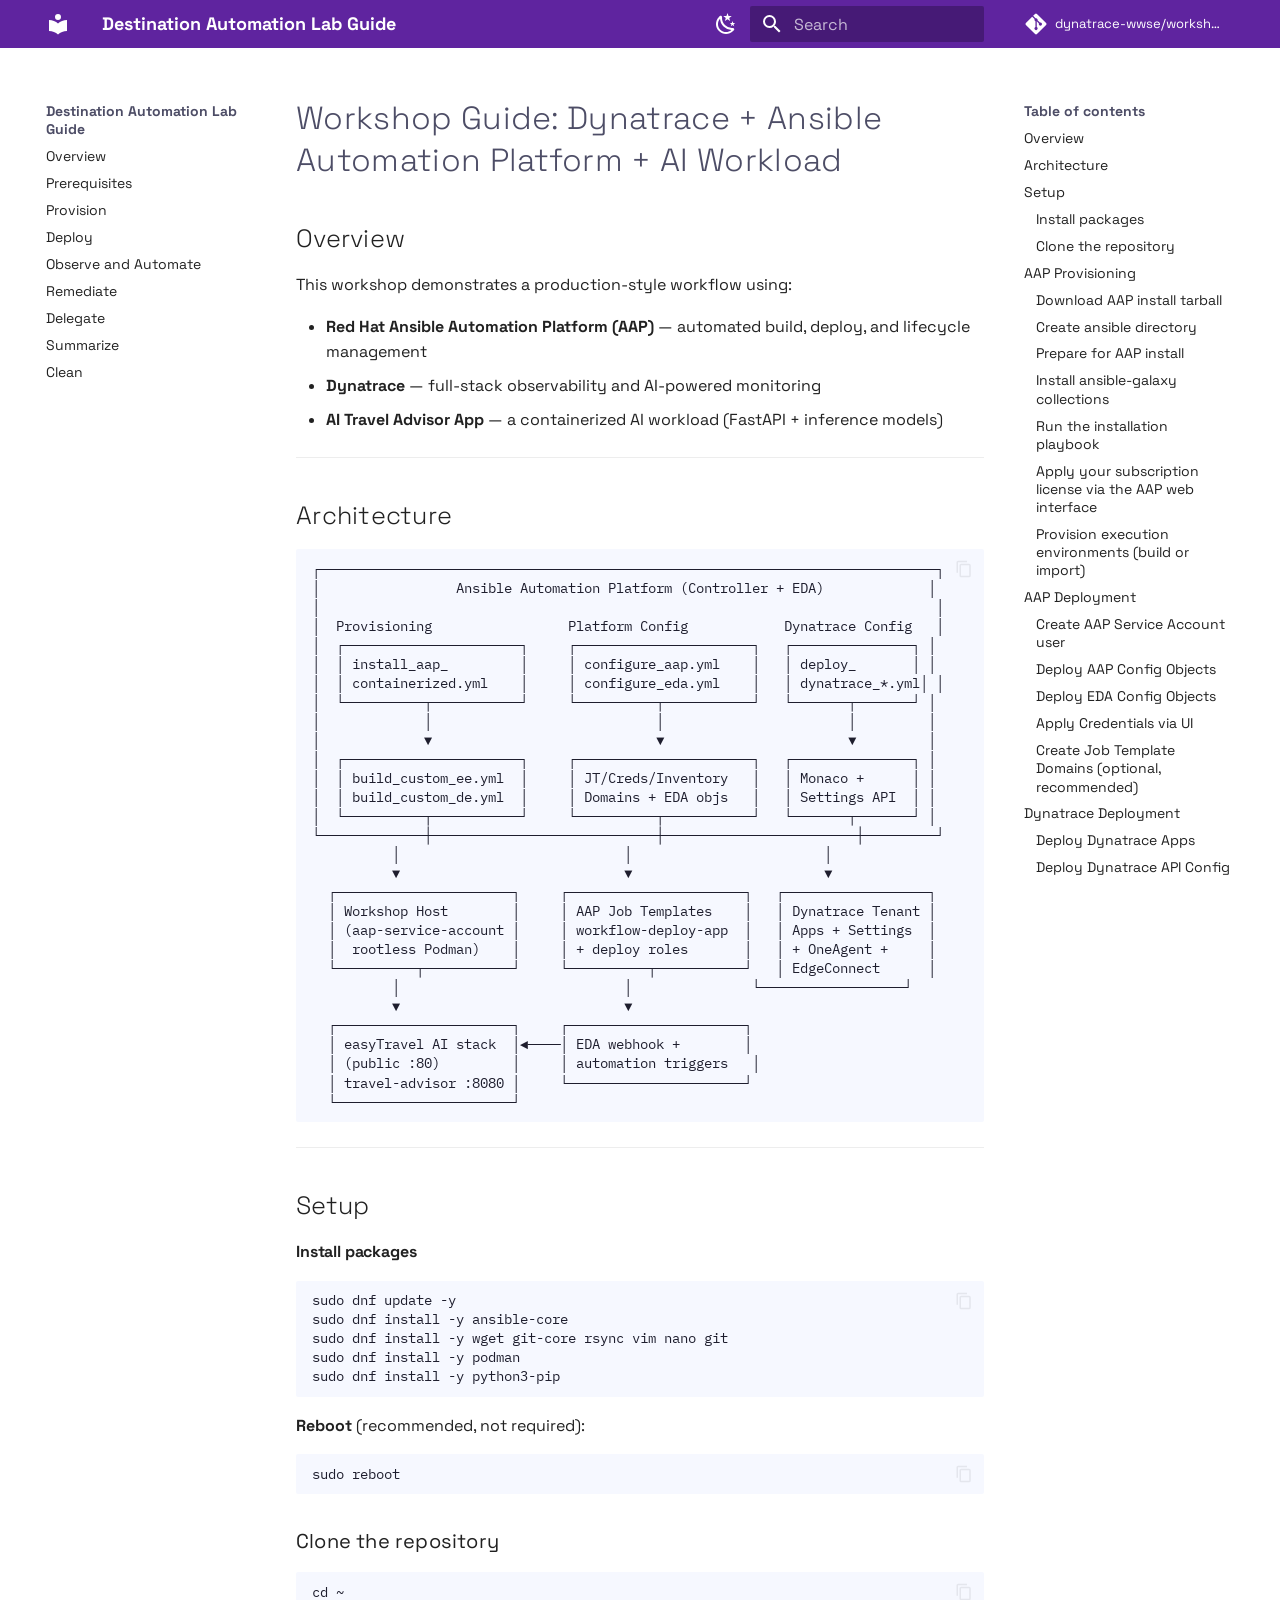
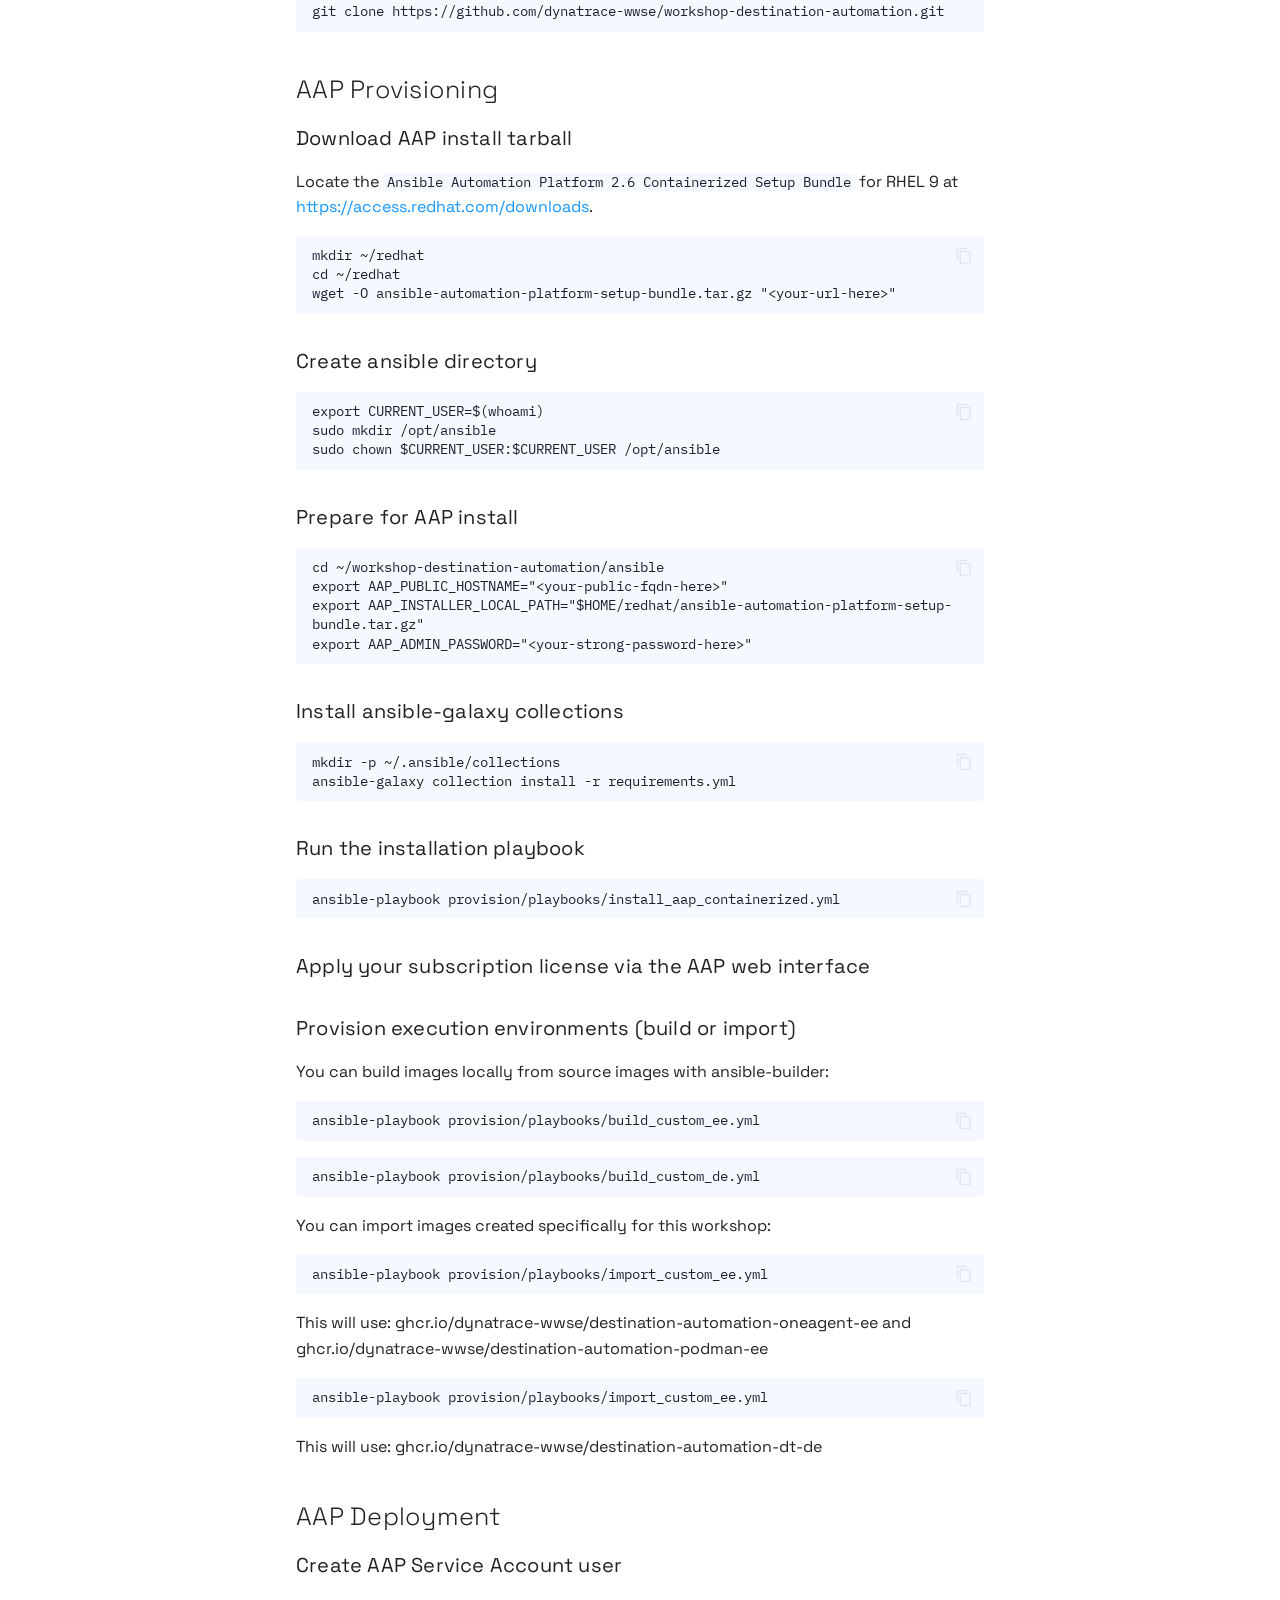
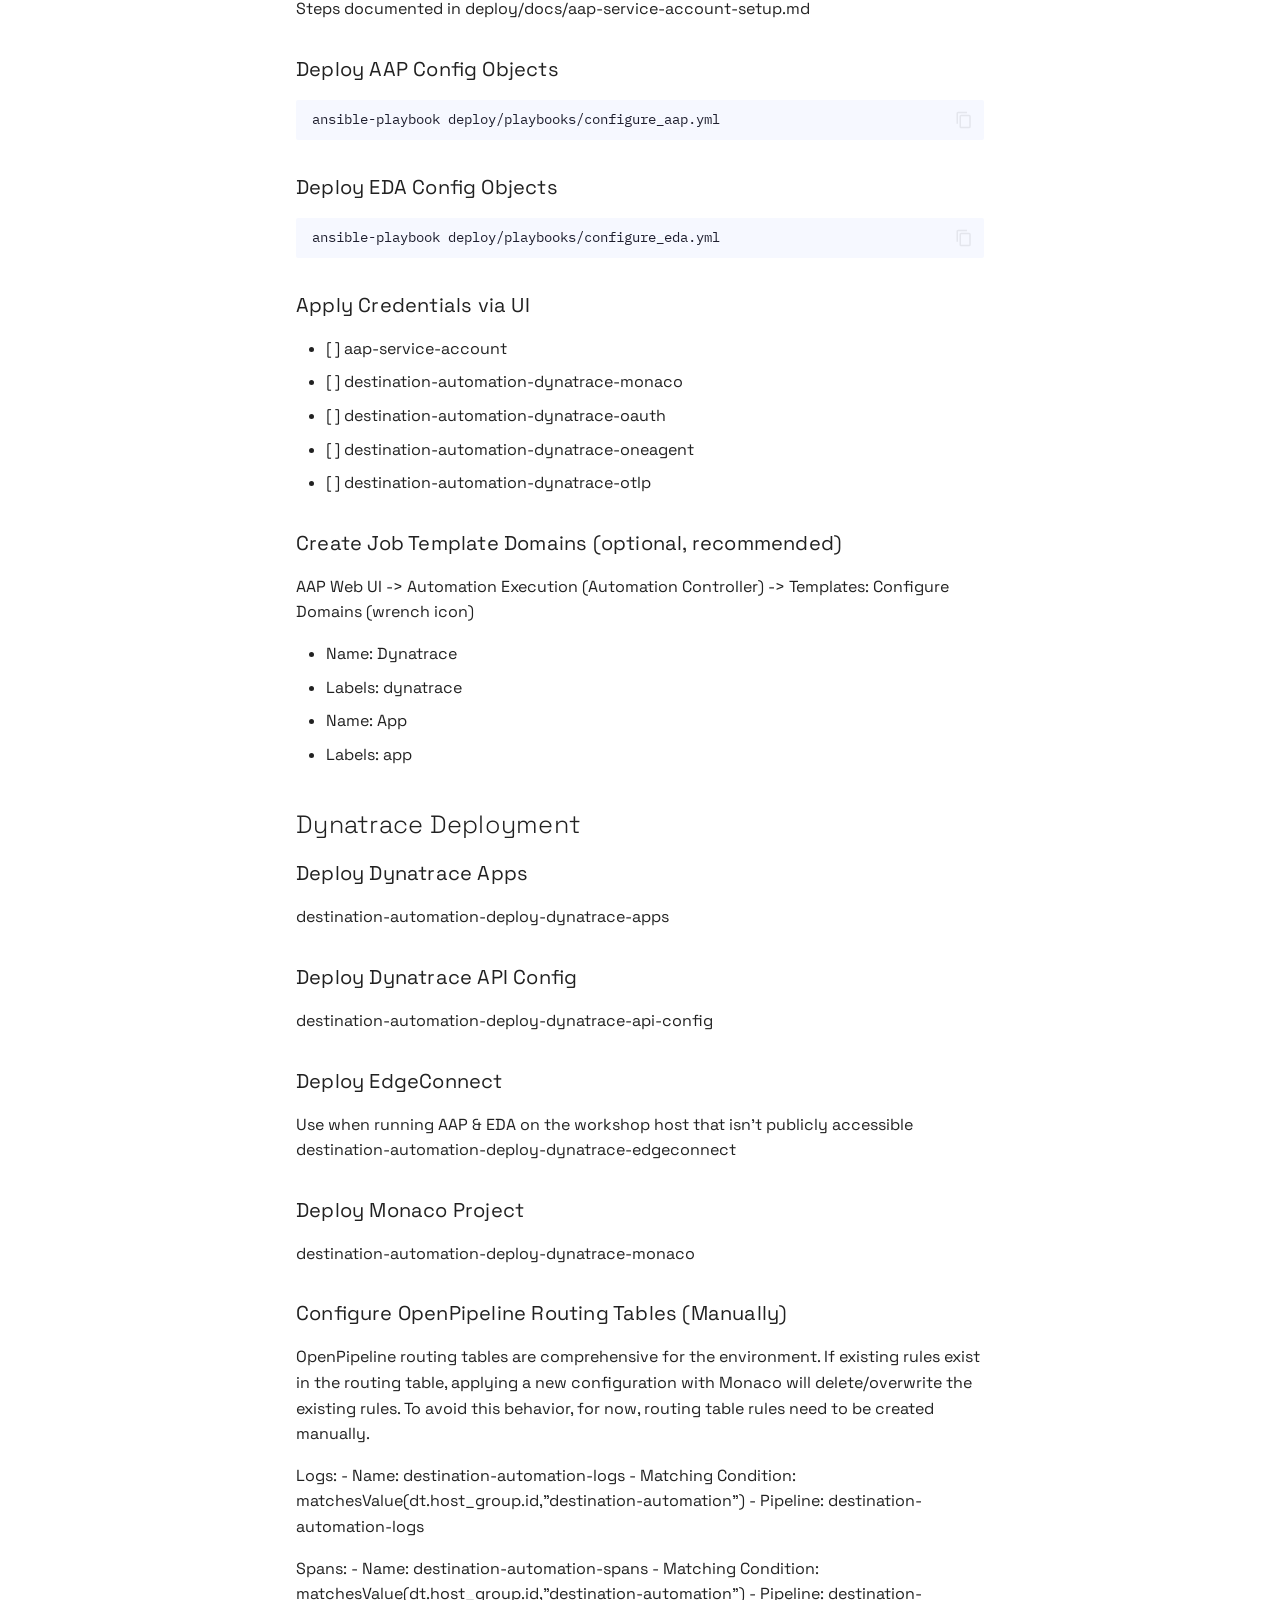
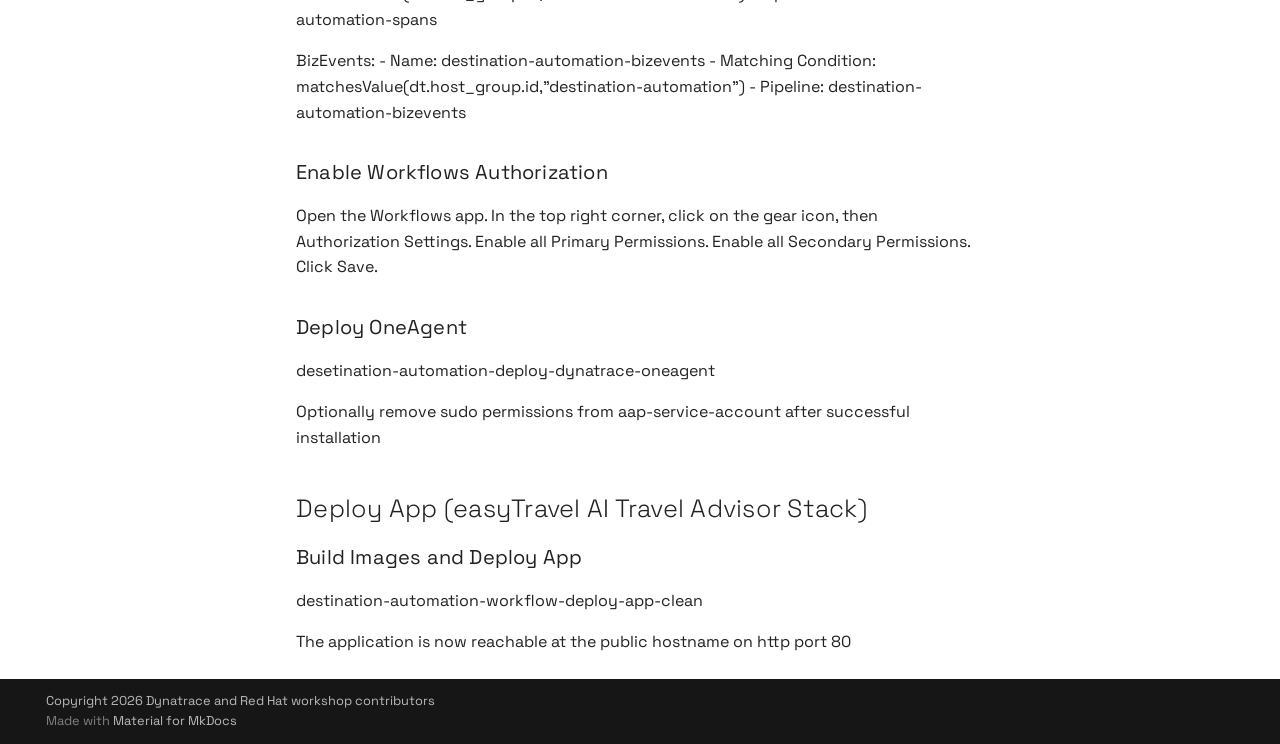
<file: workshop-guide/index.html>
<!doctype html>
<html lang="en" class="no-js">
  <head>
    
      <meta charset="utf-8">
      <meta name="viewport" content="width=device-width,initial-scale=1">
      
        <meta name="description" content="Dynatrace and Red Hat Ansible Automation Platform workshop documentation">
      
      
      
        <link rel="canonical" href="https://dynatrace-wwse.github.io/workshop-destination-automation/workshop-guide/">
      
      
      
      
      <link rel="icon" href="../assets/images/favicon.png">
      <meta name="generator" content="mkdocs-1.6.1, mkdocs-material-9.5.42">
    
    
      
        <title>Workshop Guide: Dynatrace + Ansible Automation Platform + AI Workload - Destination Automation Lab Guide</title>
      
    
    
      <link rel="stylesheet" href="../assets/stylesheets/main.0253249f.min.css">
      
        
        <link rel="stylesheet" href="../assets/stylesheets/palette.06af60db.min.css">
      
      


    
    
      
    
    
      
        
        
        <link rel="preconnect" href="https://fonts.gstatic.com" crossorigin>
        <link rel="stylesheet" href="https://fonts.googleapis.com/css?family=Space+Grotesk:300,300i,400,400i,700,700i%7CIBM+Plex+Mono:400,400i,700,700i&display=fallback">
        <style>:root{--md-text-font:"Space Grotesk";--md-code-font:"IBM Plex Mono"}</style>
      
    
    
      <link rel="stylesheet" href="../assets/stylesheets/brand.css">
    
    <script>__md_scope=new URL("..",location),__md_hash=e=>[...e].reduce(((e,_)=>(e<<5)-e+_.charCodeAt(0)),0),__md_get=(e,_=localStorage,t=__md_scope)=>JSON.parse(_.getItem(t.pathname+"."+e)),__md_set=(e,_,t=localStorage,a=__md_scope)=>{try{t.setItem(a.pathname+"."+e,JSON.stringify(_))}catch(e){}}</script>
    
      

    
    
    
  </head>
  
  
    
    
      
    
    
    
    
    <body dir="ltr" data-md-color-scheme="dynatrace-light" data-md-color-primary="custom" data-md-color-accent="custom">
  
    
    <input class="md-toggle" data-md-toggle="drawer" type="checkbox" id="__drawer" autocomplete="off">
    <input class="md-toggle" data-md-toggle="search" type="checkbox" id="__search" autocomplete="off">
    <label class="md-overlay" for="__drawer"></label>
    <div data-md-component="skip">
      
        
        <a href="#workshop-guide-dynatrace-ansible-automation-platform-ai-workload" class="md-skip">
          Skip to content
        </a>
      
    </div>
    <div data-md-component="announce">
      
    </div>
    
    
      

  

<header class="md-header md-header--shadow" data-md-component="header">
  <nav class="md-header__inner md-grid" aria-label="Header">
    <a href=".." title="Destination Automation Lab Guide" class="md-header__button md-logo" aria-label="Destination Automation Lab Guide" data-md-component="logo">
      
  
  <svg xmlns="http://www.w3.org/2000/svg" viewBox="0 0 24 24"><path d="M12 8a3 3 0 0 0 3-3 3 3 0 0 0-3-3 3 3 0 0 0-3 3 3 3 0 0 0 3 3m0 3.54C9.64 9.35 6.5 8 3 8v11c3.5 0 6.64 1.35 9 3.54 2.36-2.19 5.5-3.54 9-3.54V8c-3.5 0-6.64 1.35-9 3.54"/></svg>

    </a>
    <label class="md-header__button md-icon" for="__drawer">
      
      <svg xmlns="http://www.w3.org/2000/svg" viewBox="0 0 24 24"><path d="M3 6h18v2H3zm0 5h18v2H3zm0 5h18v2H3z"/></svg>
    </label>
    <div class="md-header__title" data-md-component="header-title">
      <div class="md-header__ellipsis">
        <div class="md-header__topic">
          <span class="md-ellipsis">
            Destination Automation Lab Guide
          </span>
        </div>
        <div class="md-header__topic" data-md-component="header-topic">
          <span class="md-ellipsis">
            
              Workshop Guide: Dynatrace + Ansible Automation Platform + AI Workload
            
          </span>
        </div>
      </div>
    </div>
    
      
        <form class="md-header__option" data-md-component="palette">
  
    
    
    
    <input class="md-option" data-md-color-media="(prefers-color-scheme: light)" data-md-color-scheme="dynatrace-light" data-md-color-primary="custom" data-md-color-accent="custom"  aria-label="Switch to Red Hat dark mode"  type="radio" name="__palette" id="__palette_0">
    
      <label class="md-header__button md-icon" title="Switch to Red Hat dark mode" for="__palette_1" hidden>
        <svg xmlns="http://www.w3.org/2000/svg" viewBox="0 0 24 24"><path d="m17.75 4.09-2.53 1.94.91 3.06-2.63-1.81-2.63 1.81.91-3.06-2.53-1.94L12.44 4l1.06-3 1.06 3zm3.5 6.91-1.64 1.25.59 1.98-1.7-1.17-1.7 1.17.59-1.98L15.75 11l2.06-.05L18.5 9l.69 1.95zm-2.28 4.95c.83-.08 1.72 1.1 1.19 1.85-.32.45-.66.87-1.08 1.27C15.17 23 8.84 23 4.94 19.07c-3.91-3.9-3.91-10.24 0-14.14.4-.4.82-.76 1.27-1.08.75-.53 1.93.36 1.85 1.19-.27 2.86.69 5.83 2.89 8.02a9.96 9.96 0 0 0 8.02 2.89m-1.64 2.02a12.08 12.08 0 0 1-7.8-3.47c-2.17-2.19-3.33-5-3.49-7.82-2.81 3.14-2.7 7.96.31 10.98 3.02 3.01 7.84 3.12 10.98.31"/></svg>
      </label>
    
  
    
    
    
    <input class="md-option" data-md-color-media="(prefers-color-scheme: dark)" data-md-color-scheme="redhat-dark" data-md-color-primary="custom" data-md-color-accent="custom"  aria-label="Switch to Dynatrace light mode"  type="radio" name="__palette" id="__palette_1">
    
      <label class="md-header__button md-icon" title="Switch to Dynatrace light mode" for="__palette_0" hidden>
        <svg xmlns="http://www.w3.org/2000/svg" viewBox="0 0 24 24"><path d="M12 7a5 5 0 0 1 5 5 5 5 0 0 1-5 5 5 5 0 0 1-5-5 5 5 0 0 1 5-5m0 2a3 3 0 0 0-3 3 3 3 0 0 0 3 3 3 3 0 0 0 3-3 3 3 0 0 0-3-3m0-7 2.39 3.42C13.65 5.15 12.84 5 12 5s-1.65.15-2.39.42zM3.34 7l4.16-.35A7.2 7.2 0 0 0 5.94 8.5c-.44.74-.69 1.5-.83 2.29zm.02 10 1.76-3.77a7.131 7.131 0 0 0 2.38 4.14zM20.65 7l-1.77 3.79a7.02 7.02 0 0 0-2.38-4.15zm-.01 10-4.14.36c.59-.51 1.12-1.14 1.54-1.86.42-.73.69-1.5.83-2.29zM12 22l-2.41-3.44c.74.27 1.55.44 2.41.44.82 0 1.63-.17 2.37-.44z"/></svg>
      </label>
    
  
</form>
      
    
    
      <script>var palette=__md_get("__palette");if(palette&&palette.color){if("(prefers-color-scheme)"===palette.color.media){var media=matchMedia("(prefers-color-scheme: light)"),input=document.querySelector(media.matches?"[data-md-color-media='(prefers-color-scheme: light)']":"[data-md-color-media='(prefers-color-scheme: dark)']");palette.color.media=input.getAttribute("data-md-color-media"),palette.color.scheme=input.getAttribute("data-md-color-scheme"),palette.color.primary=input.getAttribute("data-md-color-primary"),palette.color.accent=input.getAttribute("data-md-color-accent")}for(var[key,value]of Object.entries(palette.color))document.body.setAttribute("data-md-color-"+key,value)}</script>
    
    
    
      <label class="md-header__button md-icon" for="__search">
        
        <svg xmlns="http://www.w3.org/2000/svg" viewBox="0 0 24 24"><path d="M9.5 3A6.5 6.5 0 0 1 16 9.5c0 1.61-.59 3.09-1.56 4.23l.27.27h.79l5 5-1.5 1.5-5-5v-.79l-.27-.27A6.52 6.52 0 0 1 9.5 16 6.5 6.5 0 0 1 3 9.5 6.5 6.5 0 0 1 9.5 3m0 2C7 5 5 7 5 9.5S7 14 9.5 14 14 12 14 9.5 12 5 9.5 5"/></svg>
      </label>
      <div class="md-search" data-md-component="search" role="dialog">
  <label class="md-search__overlay" for="__search"></label>
  <div class="md-search__inner" role="search">
    <form class="md-search__form" name="search">
      <input type="text" class="md-search__input" name="query" aria-label="Search" placeholder="Search" autocapitalize="off" autocorrect="off" autocomplete="off" spellcheck="false" data-md-component="search-query" required>
      <label class="md-search__icon md-icon" for="__search">
        
        <svg xmlns="http://www.w3.org/2000/svg" viewBox="0 0 24 24"><path d="M9.5 3A6.5 6.5 0 0 1 16 9.5c0 1.61-.59 3.09-1.56 4.23l.27.27h.79l5 5-1.5 1.5-5-5v-.79l-.27-.27A6.52 6.52 0 0 1 9.5 16 6.5 6.5 0 0 1 3 9.5 6.5 6.5 0 0 1 9.5 3m0 2C7 5 5 7 5 9.5S7 14 9.5 14 14 12 14 9.5 12 5 9.5 5"/></svg>
        
        <svg xmlns="http://www.w3.org/2000/svg" viewBox="0 0 24 24"><path d="M20 11v2H8l5.5 5.5-1.42 1.42L4.16 12l7.92-7.92L13.5 5.5 8 11z"/></svg>
      </label>
      <nav class="md-search__options" aria-label="Search">
        
        <button type="reset" class="md-search__icon md-icon" title="Clear" aria-label="Clear" tabindex="-1">
          
          <svg xmlns="http://www.w3.org/2000/svg" viewBox="0 0 24 24"><path d="M19 6.41 17.59 5 12 10.59 6.41 5 5 6.41 10.59 12 5 17.59 6.41 19 12 13.41 17.59 19 19 17.59 13.41 12z"/></svg>
        </button>
      </nav>
      
        <div class="md-search__suggest" data-md-component="search-suggest"></div>
      
    </form>
    <div class="md-search__output">
      <div class="md-search__scrollwrap" tabindex="0" data-md-scrollfix>
        <div class="md-search-result" data-md-component="search-result">
          <div class="md-search-result__meta">
            Initializing search
          </div>
          <ol class="md-search-result__list" role="presentation"></ol>
        </div>
      </div>
    </div>
  </div>
</div>
    
    
      <div class="md-header__source">
        <a href="https://github.com/dynatrace-wwse/workshop-destination-automation" title="Go to repository" class="md-source" data-md-component="source">
  <div class="md-source__icon md-icon">
    
    <svg xmlns="http://www.w3.org/2000/svg" viewBox="0 0 448 512"><!--! Font Awesome Free 6.6.0 by @fontawesome - https://fontawesome.com License - https://fontawesome.com/license/free (Icons: CC BY 4.0, Fonts: SIL OFL 1.1, Code: MIT License) Copyright 2024 Fonticons, Inc.--><path d="M439.55 236.05 244 40.45a28.87 28.87 0 0 0-40.81 0l-40.66 40.63 51.52 51.52c27.06-9.14 52.68 16.77 43.39 43.68l49.66 49.66c34.23-11.8 61.18 31 35.47 56.69-26.49 26.49-70.21-2.87-56-37.34L240.22 199v121.85c25.3 12.54 22.26 41.85 9.08 55a34.34 34.34 0 0 1-48.55 0c-17.57-17.6-11.07-46.91 11.25-56v-123c-20.8-8.51-24.6-30.74-18.64-45L142.57 101 8.45 235.14a28.86 28.86 0 0 0 0 40.81l195.61 195.6a28.86 28.86 0 0 0 40.8 0l194.69-194.69a28.86 28.86 0 0 0 0-40.81"/></svg>
  </div>
  <div class="md-source__repository">
    dynatrace-wwse/workshop-destination-automation
  </div>
</a>
      </div>
    
  </nav>
  
</header>
    
    <div class="md-container" data-md-component="container">
      
      
        
          
        
      
      <main class="md-main" data-md-component="main">
        <div class="md-main__inner md-grid">
          
            
              
              <div class="md-sidebar md-sidebar--primary" data-md-component="sidebar" data-md-type="navigation" >
                <div class="md-sidebar__scrollwrap">
                  <div class="md-sidebar__inner">
                    



<nav class="md-nav md-nav--primary" aria-label="Navigation" data-md-level="0">
  <label class="md-nav__title" for="__drawer">
    <a href=".." title="Destination Automation Lab Guide" class="md-nav__button md-logo" aria-label="Destination Automation Lab Guide" data-md-component="logo">
      
  
  <svg xmlns="http://www.w3.org/2000/svg" viewBox="0 0 24 24"><path d="M12 8a3 3 0 0 0 3-3 3 3 0 0 0-3-3 3 3 0 0 0-3 3 3 3 0 0 0 3 3m0 3.54C9.64 9.35 6.5 8 3 8v11c3.5 0 6.64 1.35 9 3.54 2.36-2.19 5.5-3.54 9-3.54V8c-3.5 0-6.64 1.35-9 3.54"/></svg>

    </a>
    Destination Automation Lab Guide
  </label>
  
    <div class="md-nav__source">
      <a href="https://github.com/dynatrace-wwse/workshop-destination-automation" title="Go to repository" class="md-source" data-md-component="source">
  <div class="md-source__icon md-icon">
    
    <svg xmlns="http://www.w3.org/2000/svg" viewBox="0 0 448 512"><!--! Font Awesome Free 6.6.0 by @fontawesome - https://fontawesome.com License - https://fontawesome.com/license/free (Icons: CC BY 4.0, Fonts: SIL OFL 1.1, Code: MIT License) Copyright 2024 Fonticons, Inc.--><path d="M439.55 236.05 244 40.45a28.87 28.87 0 0 0-40.81 0l-40.66 40.63 51.52 51.52c27.06-9.14 52.68 16.77 43.39 43.68l49.66 49.66c34.23-11.8 61.18 31 35.47 56.69-26.49 26.49-70.21-2.87-56-37.34L240.22 199v121.85c25.3 12.54 22.26 41.85 9.08 55a34.34 34.34 0 0 1-48.55 0c-17.57-17.6-11.07-46.91 11.25-56v-123c-20.8-8.51-24.6-30.74-18.64-45L142.57 101 8.45 235.14a28.86 28.86 0 0 0 0 40.81l195.61 195.6a28.86 28.86 0 0 0 40.8 0l194.69-194.69a28.86 28.86 0 0 0 0-40.81"/></svg>
  </div>
  <div class="md-source__repository">
    dynatrace-wwse/workshop-destination-automation
  </div>
</a>
    </div>
  
  <ul class="md-nav__list" data-md-scrollfix>
    
      
      
  
  
  
  
    <li class="md-nav__item">
      <a href="../lab-guide/overview/" class="md-nav__link">
        
  
  <span class="md-ellipsis">
    Overview
  </span>
  

      </a>
    </li>
  

    
      
      
  
  
  
  
    <li class="md-nav__item">
      <a href="../lab-guide/prerequisites/" class="md-nav__link">
        
  
  <span class="md-ellipsis">
    Prerequisites
  </span>
  

      </a>
    </li>
  

    
      
      
  
  
  
  
    <li class="md-nav__item">
      <a href="../lab-guide/provision/" class="md-nav__link">
        
  
  <span class="md-ellipsis">
    Provision
  </span>
  

      </a>
    </li>
  

    
      
      
  
  
  
  
    <li class="md-nav__item">
      <a href="../lab-guide/deploy/" class="md-nav__link">
        
  
  <span class="md-ellipsis">
    Deploy
  </span>
  

      </a>
    </li>
  

    
      
      
  
  
  
  
    <li class="md-nav__item">
      <a href="../lab-guide/observe-and-automate/" class="md-nav__link">
        
  
  <span class="md-ellipsis">
    Observe and Automate
  </span>
  

      </a>
    </li>
  

    
      
      
  
  
  
  
    <li class="md-nav__item">
      <a href="../lab-guide/remediate/" class="md-nav__link">
        
  
  <span class="md-ellipsis">
    Remediate
  </span>
  

      </a>
    </li>
  

    
      
      
  
  
  
  
    <li class="md-nav__item">
      <a href="../lab-guide/delegate/" class="md-nav__link">
        
  
  <span class="md-ellipsis">
    Delegate
  </span>
  

      </a>
    </li>
  

    
      
      
  
  
  
  
    <li class="md-nav__item">
      <a href="../lab-guide/summarize/" class="md-nav__link">
        
  
  <span class="md-ellipsis">
    Summarize
  </span>
  

      </a>
    </li>
  

    
      
      
  
  
  
  
    <li class="md-nav__item">
      <a href="../lab-guide/clean/" class="md-nav__link">
        
  
  <span class="md-ellipsis">
    Clean
  </span>
  

      </a>
    </li>
  

    
  </ul>
</nav>
                  </div>
                </div>
              </div>
            
            
              
              <div class="md-sidebar md-sidebar--secondary" data-md-component="sidebar" data-md-type="toc" >
                <div class="md-sidebar__scrollwrap">
                  <div class="md-sidebar__inner">
                    

<nav class="md-nav md-nav--secondary" aria-label="Table of contents">
  
  
  
    
  
  
    <label class="md-nav__title" for="__toc">
      <span class="md-nav__icon md-icon"></span>
      Table of contents
    </label>
    <ul class="md-nav__list" data-md-component="toc" data-md-scrollfix>
      
        <li class="md-nav__item">
  <a href="#overview" class="md-nav__link">
    <span class="md-ellipsis">
      Overview
    </span>
  </a>
  
</li>
      
        <li class="md-nav__item">
  <a href="#architecture" class="md-nav__link">
    <span class="md-ellipsis">
      Architecture
    </span>
  </a>
  
</li>
      
        <li class="md-nav__item">
  <a href="#setup" class="md-nav__link">
    <span class="md-ellipsis">
      Setup
    </span>
  </a>
  
    <nav class="md-nav" aria-label="Setup">
      <ul class="md-nav__list">
        
          <li class="md-nav__item">
  <a href="#install-packages" class="md-nav__link">
    <span class="md-ellipsis">
      Install packages
    </span>
  </a>
  
</li>
        
          <li class="md-nav__item">
  <a href="#clone-the-repository" class="md-nav__link">
    <span class="md-ellipsis">
      Clone the repository
    </span>
  </a>
  
</li>
        
      </ul>
    </nav>
  
</li>
      
        <li class="md-nav__item">
  <a href="#aap-provisioning" class="md-nav__link">
    <span class="md-ellipsis">
      AAP Provisioning
    </span>
  </a>
  
    <nav class="md-nav" aria-label="AAP Provisioning">
      <ul class="md-nav__list">
        
          <li class="md-nav__item">
  <a href="#download-aap-install-tarball" class="md-nav__link">
    <span class="md-ellipsis">
      Download AAP install tarball
    </span>
  </a>
  
</li>
        
          <li class="md-nav__item">
  <a href="#create-ansible-directory" class="md-nav__link">
    <span class="md-ellipsis">
      Create ansible directory
    </span>
  </a>
  
</li>
        
          <li class="md-nav__item">
  <a href="#prepare-for-aap-install" class="md-nav__link">
    <span class="md-ellipsis">
      Prepare for AAP install
    </span>
  </a>
  
</li>
        
          <li class="md-nav__item">
  <a href="#install-ansible-galaxy-collections" class="md-nav__link">
    <span class="md-ellipsis">
      Install ansible-galaxy collections
    </span>
  </a>
  
</li>
        
          <li class="md-nav__item">
  <a href="#run-the-installation-playbook" class="md-nav__link">
    <span class="md-ellipsis">
      Run the installation playbook
    </span>
  </a>
  
</li>
        
          <li class="md-nav__item">
  <a href="#apply-your-subscription-license-via-the-aap-web-interface" class="md-nav__link">
    <span class="md-ellipsis">
      Apply your subscription license via the AAP web interface
    </span>
  </a>
  
</li>
        
          <li class="md-nav__item">
  <a href="#provision-execution-environments-build-or-import" class="md-nav__link">
    <span class="md-ellipsis">
      Provision execution environments (build or import)
    </span>
  </a>
  
</li>
        
      </ul>
    </nav>
  
</li>
      
        <li class="md-nav__item">
  <a href="#aap-deployment" class="md-nav__link">
    <span class="md-ellipsis">
      AAP Deployment
    </span>
  </a>
  
    <nav class="md-nav" aria-label="AAP Deployment">
      <ul class="md-nav__list">
        
          <li class="md-nav__item">
  <a href="#create-aap-service-account-user" class="md-nav__link">
    <span class="md-ellipsis">
      Create AAP Service Account user
    </span>
  </a>
  
</li>
        
          <li class="md-nav__item">
  <a href="#deploy-aap-config-objects" class="md-nav__link">
    <span class="md-ellipsis">
      Deploy AAP Config Objects
    </span>
  </a>
  
</li>
        
          <li class="md-nav__item">
  <a href="#deploy-eda-config-objects" class="md-nav__link">
    <span class="md-ellipsis">
      Deploy EDA Config Objects
    </span>
  </a>
  
</li>
        
          <li class="md-nav__item">
  <a href="#apply-credentials-via-ui" class="md-nav__link">
    <span class="md-ellipsis">
      Apply Credentials via UI
    </span>
  </a>
  
</li>
        
          <li class="md-nav__item">
  <a href="#create-job-template-domains-optional-recommended" class="md-nav__link">
    <span class="md-ellipsis">
      Create Job Template Domains (optional, recommended)
    </span>
  </a>
  
</li>
        
      </ul>
    </nav>
  
</li>
      
        <li class="md-nav__item">
  <a href="#dynatrace-deployment" class="md-nav__link">
    <span class="md-ellipsis">
      Dynatrace Deployment
    </span>
  </a>
  
    <nav class="md-nav" aria-label="Dynatrace Deployment">
      <ul class="md-nav__list">
        
          <li class="md-nav__item">
  <a href="#deploy-dynatrace-apps" class="md-nav__link">
    <span class="md-ellipsis">
      Deploy Dynatrace Apps
    </span>
  </a>
  
</li>
        
          <li class="md-nav__item">
  <a href="#deploy-dynatrace-api-config" class="md-nav__link">
    <span class="md-ellipsis">
      Deploy Dynatrace API Config
    </span>
  </a>
  
</li>
        
          <li class="md-nav__item">
  <a href="#deploy-edgeconnect" class="md-nav__link">
    <span class="md-ellipsis">
      Deploy EdgeConnect
    </span>
  </a>
  
</li>
        
          <li class="md-nav__item">
  <a href="#deploy-monaco-project" class="md-nav__link">
    <span class="md-ellipsis">
      Deploy Monaco Project
    </span>
  </a>
  
</li>
        
          <li class="md-nav__item">
  <a href="#configure-openpipeline-routing-tables-manually" class="md-nav__link">
    <span class="md-ellipsis">
      Configure OpenPipeline Routing Tables (Manually)
    </span>
  </a>
  
</li>
        
          <li class="md-nav__item">
  <a href="#enable-workflows-authorization" class="md-nav__link">
    <span class="md-ellipsis">
      Enable Workflows Authorization
    </span>
  </a>
  
</li>
        
          <li class="md-nav__item">
  <a href="#deploy-oneagent" class="md-nav__link">
    <span class="md-ellipsis">
      Deploy OneAgent
    </span>
  </a>
  
</li>
        
      </ul>
    </nav>
  
</li>
      
        <li class="md-nav__item">
  <a href="#deploy-app-easytravel-ai-travel-advisor-stack" class="md-nav__link">
    <span class="md-ellipsis">
      Deploy App (easyTravel AI Travel Advisor Stack)
    </span>
  </a>
  
    <nav class="md-nav" aria-label="Deploy App (easyTravel AI Travel Advisor Stack)">
      <ul class="md-nav__list">
        
          <li class="md-nav__item">
  <a href="#build-images-and-deploy-app" class="md-nav__link">
    <span class="md-ellipsis">
      Build Images and Deploy App
    </span>
  </a>
  
</li>
        
      </ul>
    </nav>
  
</li>
      
    </ul>
  
</nav>
                  </div>
                </div>
              </div>
            
          
          
            <div class="md-content" data-md-component="content">
              <article class="md-content__inner md-typeset">
                
                  

  
  


<h1 id="workshop-guide-dynatrace-ansible-automation-platform-ai-workload">Workshop Guide: Dynatrace + Ansible Automation Platform + AI Workload<a class="headerlink" href="#workshop-guide-dynatrace-ansible-automation-platform-ai-workload" title="Permanent link">&para;</a></h1>
<h2 id="overview">Overview<a class="headerlink" href="#overview" title="Permanent link">&para;</a></h2>
<p>This workshop demonstrates a production-style workflow using:</p>
<ul>
<li><strong>Red Hat Ansible Automation Platform (AAP)</strong> — automated build, deploy, and lifecycle management</li>
<li><strong>Dynatrace</strong> — full-stack observability and AI-powered monitoring</li>
<li><strong>AI Travel Advisor App</strong> — a containerized AI workload (FastAPI + inference models)</li>
</ul>
<hr />
<h2 id="architecture">Architecture<a class="headerlink" href="#architecture" title="Permanent link">&para;</a></h2>
<pre><code>┌─────────────────────────────────────────────────────────────────────────────┐
│                 Ansible Automation Platform (Controller + EDA)             │
│                                                                             │
│  Provisioning                 Platform Config            Dynatrace Config   │
│  ┌──────────────────────┐     ┌──────────────────────┐   ┌───────────────┐ │
│  │ install_aap_         │     │ configure_aap.yml    │   │ deploy_       │ │
│  │ containerized.yml    │     │ configure_eda.yml    │   │ dynatrace_*.yml│ │
│  └──────────┬───────────┘     └──────────┬───────────┘   └───────┬───────┘ │
│             │                            │                       │         │
│             ▼                            ▼                       ▼         │
│  ┌──────────────────────┐     ┌──────────────────────┐   ┌───────────────┐ │
│  │ build_custom_ee.yml  │     │ JT/Creds/Inventory   │   │ Monaco +      │ │
│  │ build_custom_de.yml  │     │ Domains + EDA objs   │   │ Settings API  │ │
│  └──────────┬───────────┘     └──────────┬───────────┘   └───────┬───────┘ │
└─────────────┼────────────────────────────┼────────────────────────┼─────────┘
          │                            │                        │
          ▼                            ▼                        ▼
  ┌──────────────────────┐     ┌──────────────────────┐   ┌──────────────────┐
  │ Workshop Host        │     │ AAP Job Templates    │   │ Dynatrace Tenant │
  │ (aap-service-account │     │ workflow-deploy-app  │   │ Apps + Settings  │
  │  rootless Podman)    │     │ + deploy roles       │   │ + OneAgent +     │
  └──────────┬───────────┘     └──────────┬───────────┘   │ EdgeConnect      │
          │                            │               └──────────────────┘
          ▼                            ▼
  ┌──────────────────────┐     ┌──────────────────────┐
  │ easyTravel AI stack  │◄────│ EDA webhook +        │
  │ (public :80)         │     │ automation triggers   │
  │ travel-advisor :8080 │     └──────────────────────┘
  └──────────────────────┘
</code></pre>
<hr />
<h2 id="setup">Setup<a class="headerlink" href="#setup" title="Permanent link">&para;</a></h2>
<h4 id="install-packages">Install packages<a class="headerlink" href="#install-packages" title="Permanent link">&para;</a></h4>
<pre><code>sudo dnf update -y
sudo dnf install -y ansible-core
sudo dnf install -y wget git-core rsync vim nano git
sudo dnf install -y podman
sudo dnf install -y python3-pip
</code></pre>
<p><strong>Reboot</strong> (recommended, not required):</p>
<pre><code>sudo reboot
</code></pre>
<h3 id="clone-the-repository">Clone the repository<a class="headerlink" href="#clone-the-repository" title="Permanent link">&para;</a></h3>
<pre><code class="language-bash">cd ~
git clone https://github.com/dynatrace-wwse/workshop-destination-automation.git
</code></pre>
<h2 id="aap-provisioning">AAP Provisioning<a class="headerlink" href="#aap-provisioning" title="Permanent link">&para;</a></h2>
<h3 id="download-aap-install-tarball">Download AAP install tarball<a class="headerlink" href="#download-aap-install-tarball" title="Permanent link">&para;</a></h3>
<p>Locate the <code>Ansible Automation Platform 2.6 Containerized Setup Bundle</code> for RHEL 9 at <a href="https://access.redhat.com/downloads">https://access.redhat.com/downloads</a>.</p>
<pre><code>mkdir ~/redhat
cd ~/redhat
wget -O ansible-automation-platform-setup-bundle.tar.gz &quot;&lt;your-url-here&gt;&quot;
</code></pre>
<h3 id="create-ansible-directory">Create ansible directory<a class="headerlink" href="#create-ansible-directory" title="Permanent link">&para;</a></h3>
<pre><code>export CURRENT_USER=$(whoami)
sudo mkdir /opt/ansible
sudo chown $CURRENT_USER:$CURRENT_USER /opt/ansible
</code></pre>
<h3 id="prepare-for-aap-install">Prepare for AAP install<a class="headerlink" href="#prepare-for-aap-install" title="Permanent link">&para;</a></h3>
<pre><code>cd ~/workshop-destination-automation/ansible
export AAP_PUBLIC_HOSTNAME=&quot;&lt;your-public-fqdn-here&gt;&quot;
export AAP_INSTALLER_LOCAL_PATH=&quot;$HOME/redhat/ansible-automation-platform-setup-bundle.tar.gz&quot;
export AAP_ADMIN_PASSWORD=&quot;&lt;your-strong-password-here&gt;&quot;
</code></pre>
<h3 id="install-ansible-galaxy-collections">Install ansible-galaxy collections<a class="headerlink" href="#install-ansible-galaxy-collections" title="Permanent link">&para;</a></h3>
<pre><code>mkdir -p ~/.ansible/collections
ansible-galaxy collection install -r requirements.yml
</code></pre>
<h3 id="run-the-installation-playbook">Run the installation playbook<a class="headerlink" href="#run-the-installation-playbook" title="Permanent link">&para;</a></h3>
<pre><code>ansible-playbook provision/playbooks/install_aap_containerized.yml
</code></pre>
<h3 id="apply-your-subscription-license-via-the-aap-web-interface">Apply your subscription license via the AAP web interface<a class="headerlink" href="#apply-your-subscription-license-via-the-aap-web-interface" title="Permanent link">&para;</a></h3>
<h3 id="provision-execution-environments-build-or-import">Provision execution environments (build or import)<a class="headerlink" href="#provision-execution-environments-build-or-import" title="Permanent link">&para;</a></h3>
<p>You can build images locally from source images with ansible-builder:</p>
<pre><code>ansible-playbook provision/playbooks/build_custom_ee.yml
</code></pre>
<pre><code>ansible-playbook provision/playbooks/build_custom_de.yml
</code></pre>
<p>You can import images created specifically for this workshop:</p>
<pre><code>ansible-playbook provision/playbooks/import_custom_ee.yml
</code></pre>
<p>This will use: ghcr.io/dynatrace-wwse/destination-automation-oneagent-ee and ghcr.io/dynatrace-wwse/destination-automation-podman-ee</p>
<pre><code>ansible-playbook provision/playbooks/import_custom_ee.yml
</code></pre>
<p>This will use: ghcr.io/dynatrace-wwse/destination-automation-dt-de</p>
<h2 id="aap-deployment">AAP Deployment<a class="headerlink" href="#aap-deployment" title="Permanent link">&para;</a></h2>
<h3 id="create-aap-service-account-user">Create AAP Service Account user<a class="headerlink" href="#create-aap-service-account-user" title="Permanent link">&para;</a></h3>
<p>Steps documented in deploy/docs/aap-service-account-setup.md</p>
<h3 id="deploy-aap-config-objects">Deploy AAP Config Objects<a class="headerlink" href="#deploy-aap-config-objects" title="Permanent link">&para;</a></h3>
<pre><code>ansible-playbook deploy/playbooks/configure_aap.yml
</code></pre>
<h3 id="deploy-eda-config-objects">Deploy EDA Config Objects<a class="headerlink" href="#deploy-eda-config-objects" title="Permanent link">&para;</a></h3>
<pre><code>ansible-playbook deploy/playbooks/configure_eda.yml
</code></pre>
<h3 id="apply-credentials-via-ui">Apply Credentials via UI<a class="headerlink" href="#apply-credentials-via-ui" title="Permanent link">&para;</a></h3>
<ul>
<li>[ ] aap-service-account</li>
<li>[ ] destination-automation-dynatrace-monaco</li>
<li>[ ] destination-automation-dynatrace-oauth</li>
<li>[ ] destination-automation-dynatrace-oneagent</li>
<li>[ ] destination-automation-dynatrace-otlp </li>
</ul>
<h3 id="create-job-template-domains-optional-recommended">Create Job Template Domains (optional, recommended)<a class="headerlink" href="#create-job-template-domains-optional-recommended" title="Permanent link">&para;</a></h3>
<p>AAP Web UI -&gt; Automation Execution (Automation Controller) -&gt; Templates: Configure Domains (wrench icon)</p>
<ul>
<li>Name: Dynatrace</li>
<li>Labels: dynatrace</li>
<li>Name: App</li>
<li>Labels: app</li>
</ul>
<h2 id="dynatrace-deployment">Dynatrace Deployment<a class="headerlink" href="#dynatrace-deployment" title="Permanent link">&para;</a></h2>
<h3 id="deploy-dynatrace-apps">Deploy Dynatrace Apps<a class="headerlink" href="#deploy-dynatrace-apps" title="Permanent link">&para;</a></h3>
<p>destination-automation-deploy-dynatrace-apps</p>
<h3 id="deploy-dynatrace-api-config">Deploy Dynatrace API Config<a class="headerlink" href="#deploy-dynatrace-api-config" title="Permanent link">&para;</a></h3>
<p>destination-automation-deploy-dynatrace-api-config</p>
<h3 id="deploy-edgeconnect">Deploy EdgeConnect<a class="headerlink" href="#deploy-edgeconnect" title="Permanent link">&para;</a></h3>
<p>Use when running AAP &amp; EDA on the workshop host that isn't publicly accessible
destination-automation-deploy-dynatrace-edgeconnect</p>
<h3 id="deploy-monaco-project">Deploy Monaco Project<a class="headerlink" href="#deploy-monaco-project" title="Permanent link">&para;</a></h3>
<p>destination-automation-deploy-dynatrace-monaco</p>
<h3 id="configure-openpipeline-routing-tables-manually">Configure OpenPipeline Routing Tables (Manually)<a class="headerlink" href="#configure-openpipeline-routing-tables-manually" title="Permanent link">&para;</a></h3>
<p>OpenPipeline routing tables are comprehensive for the environment.  If existing rules exist in the routing table, applying a new configuration with Monaco will delete/overwrite the existing rules.  To avoid this behavior, for now, routing table rules need to be created manually.</p>
<p>Logs:
- Name: destination-automation-logs
- Matching Condition: matchesValue(dt.host_group.id,"destination-automation")
- Pipeline: destination-automation-logs</p>
<p>Spans:
- Name: destination-automation-spans
- Matching Condition: matchesValue(dt.host_group.id,"destination-automation")
- Pipeline: destination-automation-spans</p>
<p>BizEvents:
- Name: destination-automation-bizevents
- Matching Condition: matchesValue(dt.host_group.id,"destination-automation")
- Pipeline: destination-automation-bizevents</p>
<h3 id="enable-workflows-authorization">Enable Workflows Authorization<a class="headerlink" href="#enable-workflows-authorization" title="Permanent link">&para;</a></h3>
<p>Open the Workflows app.  In the top right corner, click on the gear icon, then Authorization Settings.  Enable all Primary Permissions.  Enable all Secondary Permissions.  Click Save.</p>
<h3 id="deploy-oneagent">Deploy OneAgent<a class="headerlink" href="#deploy-oneagent" title="Permanent link">&para;</a></h3>
<p>desetination-automation-deploy-dynatrace-oneagent</p>
<p>Optionally remove sudo permissions from aap-service-account after successful installation</p>
<h2 id="deploy-app-easytravel-ai-travel-advisor-stack">Deploy App (easyTravel AI Travel Advisor Stack)<a class="headerlink" href="#deploy-app-easytravel-ai-travel-advisor-stack" title="Permanent link">&para;</a></h2>
<h3 id="build-images-and-deploy-app">Build Images and Deploy App<a class="headerlink" href="#build-images-and-deploy-app" title="Permanent link">&para;</a></h3>
<p>destination-automation-workflow-deploy-app-clean</p>
<p>The application is now reachable at the public hostname on http port 80</p>












                
              </article>
            </div>
          
          
  <script>var tabs=__md_get("__tabs");if(Array.isArray(tabs))e:for(var set of document.querySelectorAll(".tabbed-set")){var labels=set.querySelector(".tabbed-labels");for(var tab of tabs)for(var label of labels.getElementsByTagName("label"))if(label.innerText.trim()===tab){var input=document.getElementById(label.htmlFor);input.checked=!0;continue e}}</script>

<script>var target=document.getElementById(location.hash.slice(1));target&&target.name&&(target.checked=target.name.startsWith("__tabbed_"))</script>
        </div>
        
          <button type="button" class="md-top md-icon" data-md-component="top" hidden>
  
  <svg xmlns="http://www.w3.org/2000/svg" viewBox="0 0 24 24"><path d="M13 20h-2V8l-5.5 5.5-1.42-1.42L12 4.16l7.92 7.92-1.42 1.42L13 8z"/></svg>
  Back to top
</button>
        
      </main>
      
        <footer class="md-footer">
  
  <div class="md-footer-meta md-typeset">
    <div class="md-footer-meta__inner md-grid">
      <div class="md-copyright">
  
    <div class="md-copyright__highlight">
      Copyright 2026 Dynatrace and Red Hat workshop contributors
    </div>
  
  
    Made with
    <a href="https://squidfunk.github.io/mkdocs-material/" target="_blank" rel="noopener">
      Material for MkDocs
    </a>
  
</div>
      
    </div>
  </div>
</footer>
      
    </div>
    <div class="md-dialog" data-md-component="dialog">
      <div class="md-dialog__inner md-typeset"></div>
    </div>
    
    
    <script id="__config" type="application/json">{"base": "..", "features": ["content.code.copy", "content.tabs.link", "navigation.sections", "navigation.top", "search.suggest", "search.highlight"], "search": "../assets/javascripts/workers/search.6ce7567c.min.js", "translations": {"clipboard.copied": "Copied to clipboard", "clipboard.copy": "Copy to clipboard", "search.result.more.one": "1 more on this page", "search.result.more.other": "# more on this page", "search.result.none": "No matching documents", "search.result.one": "1 matching document", "search.result.other": "# matching documents", "search.result.placeholder": "Type to start searching", "search.result.term.missing": "Missing", "select.version": "Select version"}}</script>
    
    
      <script src="../assets/javascripts/bundle.83f73b43.min.js"></script>
      
    
  </body>
</html>
</file>
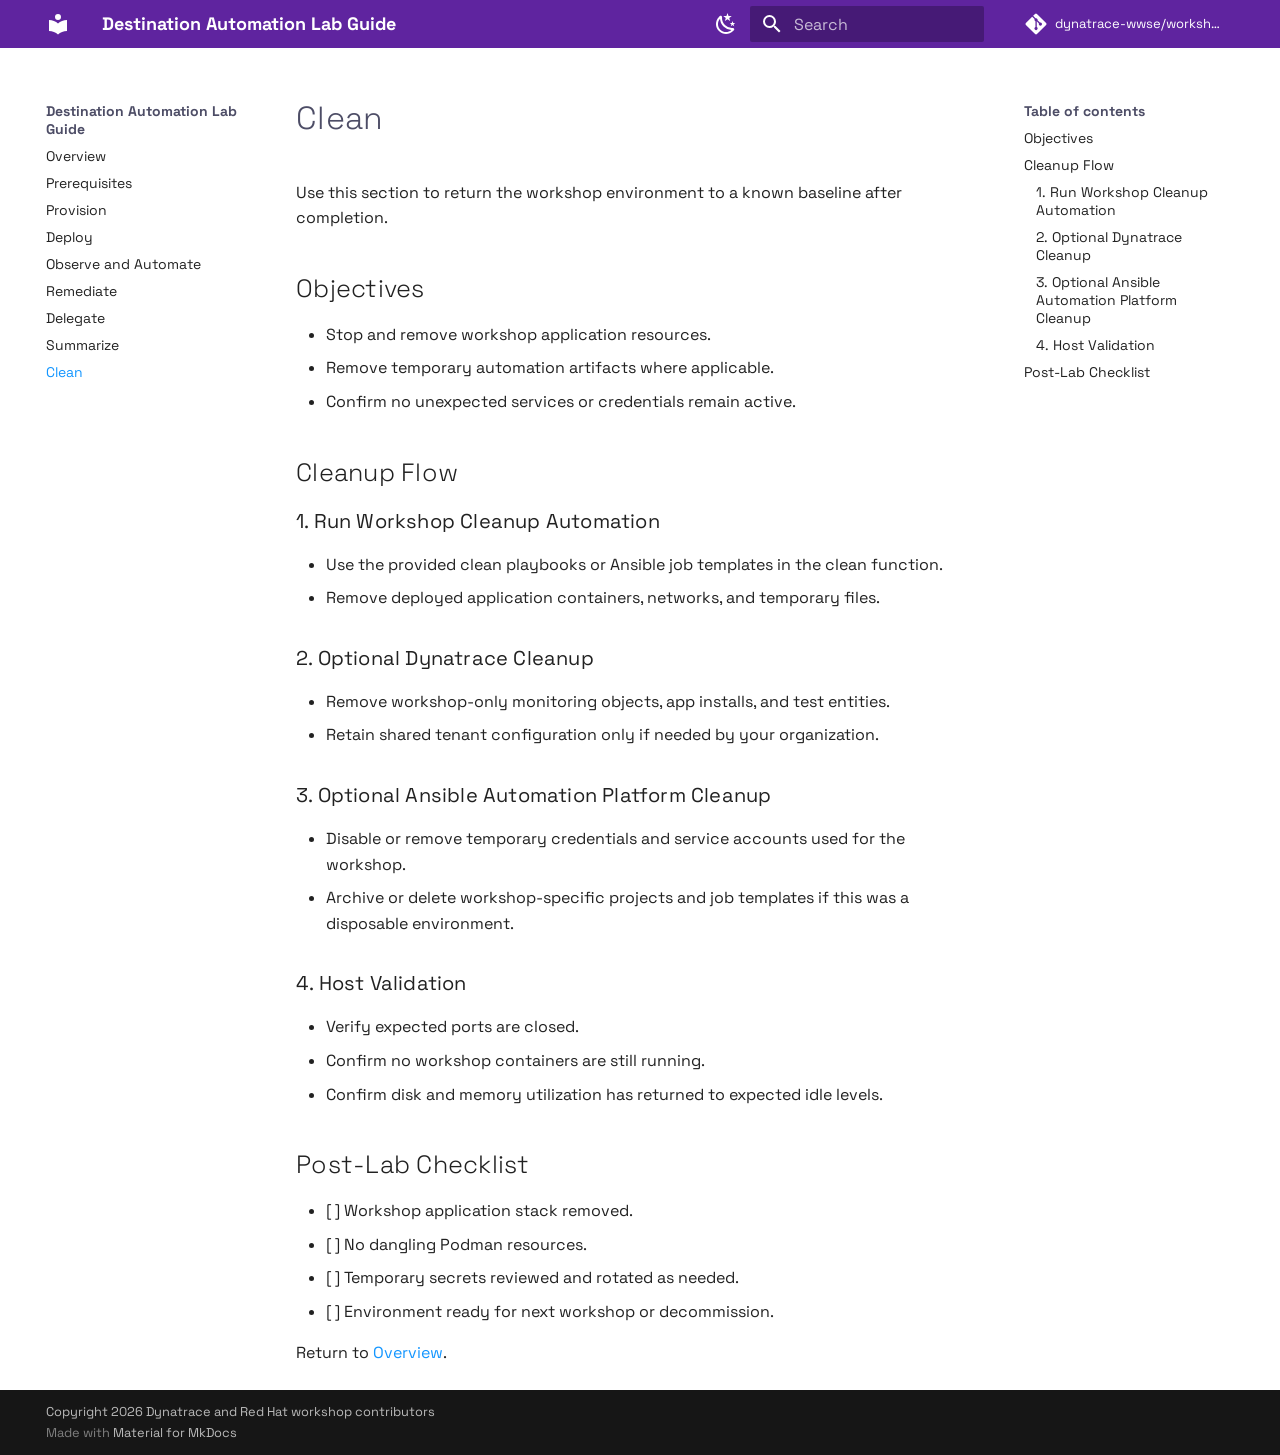
<file: lab-guide/clean/index.html>
<!doctype html>
<html lang="en" class="no-js">
  <head>
    
      <meta charset="utf-8">
      <meta name="viewport" content="width=device-width,initial-scale=1">
      
        <meta name="description" content="Dynatrace and Red Hat Ansible Automation Platform workshop documentation">
      
      
      
        <link rel="canonical" href="https://dynatrace-wwse.github.io/workshop-destination-automation/lab-guide/clean/">
      
      
        <link rel="prev" href="../summarize/">
      
      
      
      <link rel="icon" href="../../assets/images/favicon.png">
      <meta name="generator" content="mkdocs-1.6.1, mkdocs-material-9.5.42">
    
    
      
        <title>Clean - Destination Automation Lab Guide</title>
      
    
    
      <link rel="stylesheet" href="../../assets/stylesheets/main.0253249f.min.css">
      
        
        <link rel="stylesheet" href="../../assets/stylesheets/palette.06af60db.min.css">
      
      


    
    
      
    
    
      
        
        
        <link rel="preconnect" href="https://fonts.gstatic.com" crossorigin>
        <link rel="stylesheet" href="https://fonts.googleapis.com/css?family=Space+Grotesk:300,300i,400,400i,700,700i%7CIBM+Plex+Mono:400,400i,700,700i&display=fallback">
        <style>:root{--md-text-font:"Space Grotesk";--md-code-font:"IBM Plex Mono"}</style>
      
    
    
      <link rel="stylesheet" href="../../assets/stylesheets/brand.css">
    
    <script>__md_scope=new URL("../..",location),__md_hash=e=>[...e].reduce(((e,_)=>(e<<5)-e+_.charCodeAt(0)),0),__md_get=(e,_=localStorage,t=__md_scope)=>JSON.parse(_.getItem(t.pathname+"."+e)),__md_set=(e,_,t=localStorage,a=__md_scope)=>{try{t.setItem(a.pathname+"."+e,JSON.stringify(_))}catch(e){}}</script>
    
      

    
    
    
  </head>
  
  
    
    
      
    
    
    
    
    <body dir="ltr" data-md-color-scheme="dynatrace-light" data-md-color-primary="custom" data-md-color-accent="custom">
  
    
    <input class="md-toggle" data-md-toggle="drawer" type="checkbox" id="__drawer" autocomplete="off">
    <input class="md-toggle" data-md-toggle="search" type="checkbox" id="__search" autocomplete="off">
    <label class="md-overlay" for="__drawer"></label>
    <div data-md-component="skip">
      
        
        <a href="#clean" class="md-skip">
          Skip to content
        </a>
      
    </div>
    <div data-md-component="announce">
      
    </div>
    
    
      

  

<header class="md-header md-header--shadow" data-md-component="header">
  <nav class="md-header__inner md-grid" aria-label="Header">
    <a href="../.." title="Destination Automation Lab Guide" class="md-header__button md-logo" aria-label="Destination Automation Lab Guide" data-md-component="logo">
      
  
  <svg xmlns="http://www.w3.org/2000/svg" viewBox="0 0 24 24"><path d="M12 8a3 3 0 0 0 3-3 3 3 0 0 0-3-3 3 3 0 0 0-3 3 3 3 0 0 0 3 3m0 3.54C9.64 9.35 6.5 8 3 8v11c3.5 0 6.64 1.35 9 3.54 2.36-2.19 5.5-3.54 9-3.54V8c-3.5 0-6.64 1.35-9 3.54"/></svg>

    </a>
    <label class="md-header__button md-icon" for="__drawer">
      
      <svg xmlns="http://www.w3.org/2000/svg" viewBox="0 0 24 24"><path d="M3 6h18v2H3zm0 5h18v2H3zm0 5h18v2H3z"/></svg>
    </label>
    <div class="md-header__title" data-md-component="header-title">
      <div class="md-header__ellipsis">
        <div class="md-header__topic">
          <span class="md-ellipsis">
            Destination Automation Lab Guide
          </span>
        </div>
        <div class="md-header__topic" data-md-component="header-topic">
          <span class="md-ellipsis">
            
              Clean
            
          </span>
        </div>
      </div>
    </div>
    
      
        <form class="md-header__option" data-md-component="palette">
  
    
    
    
    <input class="md-option" data-md-color-media="(prefers-color-scheme: light)" data-md-color-scheme="dynatrace-light" data-md-color-primary="custom" data-md-color-accent="custom"  aria-label="Switch to Red Hat dark mode"  type="radio" name="__palette" id="__palette_0">
    
      <label class="md-header__button md-icon" title="Switch to Red Hat dark mode" for="__palette_1" hidden>
        <svg xmlns="http://www.w3.org/2000/svg" viewBox="0 0 24 24"><path d="m17.75 4.09-2.53 1.94.91 3.06-2.63-1.81-2.63 1.81.91-3.06-2.53-1.94L12.44 4l1.06-3 1.06 3zm3.5 6.91-1.64 1.25.59 1.98-1.7-1.17-1.7 1.17.59-1.98L15.75 11l2.06-.05L18.5 9l.69 1.95zm-2.28 4.95c.83-.08 1.72 1.1 1.19 1.85-.32.45-.66.87-1.08 1.27C15.17 23 8.84 23 4.94 19.07c-3.91-3.9-3.91-10.24 0-14.14.4-.4.82-.76 1.27-1.08.75-.53 1.93.36 1.85 1.19-.27 2.86.69 5.83 2.89 8.02a9.96 9.96 0 0 0 8.02 2.89m-1.64 2.02a12.08 12.08 0 0 1-7.8-3.47c-2.17-2.19-3.33-5-3.49-7.82-2.81 3.14-2.7 7.96.31 10.98 3.02 3.01 7.84 3.12 10.98.31"/></svg>
      </label>
    
  
    
    
    
    <input class="md-option" data-md-color-media="(prefers-color-scheme: dark)" data-md-color-scheme="redhat-dark" data-md-color-primary="custom" data-md-color-accent="custom"  aria-label="Switch to Dynatrace light mode"  type="radio" name="__palette" id="__palette_1">
    
      <label class="md-header__button md-icon" title="Switch to Dynatrace light mode" for="__palette_0" hidden>
        <svg xmlns="http://www.w3.org/2000/svg" viewBox="0 0 24 24"><path d="M12 7a5 5 0 0 1 5 5 5 5 0 0 1-5 5 5 5 0 0 1-5-5 5 5 0 0 1 5-5m0 2a3 3 0 0 0-3 3 3 3 0 0 0 3 3 3 3 0 0 0 3-3 3 3 0 0 0-3-3m0-7 2.39 3.42C13.65 5.15 12.84 5 12 5s-1.65.15-2.39.42zM3.34 7l4.16-.35A7.2 7.2 0 0 0 5.94 8.5c-.44.74-.69 1.5-.83 2.29zm.02 10 1.76-3.77a7.131 7.131 0 0 0 2.38 4.14zM20.65 7l-1.77 3.79a7.02 7.02 0 0 0-2.38-4.15zm-.01 10-4.14.36c.59-.51 1.12-1.14 1.54-1.86.42-.73.69-1.5.83-2.29zM12 22l-2.41-3.44c.74.27 1.55.44 2.41.44.82 0 1.63-.17 2.37-.44z"/></svg>
      </label>
    
  
</form>
      
    
    
      <script>var palette=__md_get("__palette");if(palette&&palette.color){if("(prefers-color-scheme)"===palette.color.media){var media=matchMedia("(prefers-color-scheme: light)"),input=document.querySelector(media.matches?"[data-md-color-media='(prefers-color-scheme: light)']":"[data-md-color-media='(prefers-color-scheme: dark)']");palette.color.media=input.getAttribute("data-md-color-media"),palette.color.scheme=input.getAttribute("data-md-color-scheme"),palette.color.primary=input.getAttribute("data-md-color-primary"),palette.color.accent=input.getAttribute("data-md-color-accent")}for(var[key,value]of Object.entries(palette.color))document.body.setAttribute("data-md-color-"+key,value)}</script>
    
    
    
      <label class="md-header__button md-icon" for="__search">
        
        <svg xmlns="http://www.w3.org/2000/svg" viewBox="0 0 24 24"><path d="M9.5 3A6.5 6.5 0 0 1 16 9.5c0 1.61-.59 3.09-1.56 4.23l.27.27h.79l5 5-1.5 1.5-5-5v-.79l-.27-.27A6.52 6.52 0 0 1 9.5 16 6.5 6.5 0 0 1 3 9.5 6.5 6.5 0 0 1 9.5 3m0 2C7 5 5 7 5 9.5S7 14 9.5 14 14 12 14 9.5 12 5 9.5 5"/></svg>
      </label>
      <div class="md-search" data-md-component="search" role="dialog">
  <label class="md-search__overlay" for="__search"></label>
  <div class="md-search__inner" role="search">
    <form class="md-search__form" name="search">
      <input type="text" class="md-search__input" name="query" aria-label="Search" placeholder="Search" autocapitalize="off" autocorrect="off" autocomplete="off" spellcheck="false" data-md-component="search-query" required>
      <label class="md-search__icon md-icon" for="__search">
        
        <svg xmlns="http://www.w3.org/2000/svg" viewBox="0 0 24 24"><path d="M9.5 3A6.5 6.5 0 0 1 16 9.5c0 1.61-.59 3.09-1.56 4.23l.27.27h.79l5 5-1.5 1.5-5-5v-.79l-.27-.27A6.52 6.52 0 0 1 9.5 16 6.5 6.5 0 0 1 3 9.5 6.5 6.5 0 0 1 9.5 3m0 2C7 5 5 7 5 9.5S7 14 9.5 14 14 12 14 9.5 12 5 9.5 5"/></svg>
        
        <svg xmlns="http://www.w3.org/2000/svg" viewBox="0 0 24 24"><path d="M20 11v2H8l5.5 5.5-1.42 1.42L4.16 12l7.92-7.92L13.5 5.5 8 11z"/></svg>
      </label>
      <nav class="md-search__options" aria-label="Search">
        
        <button type="reset" class="md-search__icon md-icon" title="Clear" aria-label="Clear" tabindex="-1">
          
          <svg xmlns="http://www.w3.org/2000/svg" viewBox="0 0 24 24"><path d="M19 6.41 17.59 5 12 10.59 6.41 5 5 6.41 10.59 12 5 17.59 6.41 19 12 13.41 17.59 19 19 17.59 13.41 12z"/></svg>
        </button>
      </nav>
      
        <div class="md-search__suggest" data-md-component="search-suggest"></div>
      
    </form>
    <div class="md-search__output">
      <div class="md-search__scrollwrap" tabindex="0" data-md-scrollfix>
        <div class="md-search-result" data-md-component="search-result">
          <div class="md-search-result__meta">
            Initializing search
          </div>
          <ol class="md-search-result__list" role="presentation"></ol>
        </div>
      </div>
    </div>
  </div>
</div>
    
    
      <div class="md-header__source">
        <a href="https://github.com/dynatrace-wwse/workshop-destination-automation" title="Go to repository" class="md-source" data-md-component="source">
  <div class="md-source__icon md-icon">
    
    <svg xmlns="http://www.w3.org/2000/svg" viewBox="0 0 448 512"><!--! Font Awesome Free 6.6.0 by @fontawesome - https://fontawesome.com License - https://fontawesome.com/license/free (Icons: CC BY 4.0, Fonts: SIL OFL 1.1, Code: MIT License) Copyright 2024 Fonticons, Inc.--><path d="M439.55 236.05 244 40.45a28.87 28.87 0 0 0-40.81 0l-40.66 40.63 51.52 51.52c27.06-9.14 52.68 16.77 43.39 43.68l49.66 49.66c34.23-11.8 61.18 31 35.47 56.69-26.49 26.49-70.21-2.87-56-37.34L240.22 199v121.85c25.3 12.54 22.26 41.85 9.08 55a34.34 34.34 0 0 1-48.55 0c-17.57-17.6-11.07-46.91 11.25-56v-123c-20.8-8.51-24.6-30.74-18.64-45L142.57 101 8.45 235.14a28.86 28.86 0 0 0 0 40.81l195.61 195.6a28.86 28.86 0 0 0 40.8 0l194.69-194.69a28.86 28.86 0 0 0 0-40.81"/></svg>
  </div>
  <div class="md-source__repository">
    dynatrace-wwse/workshop-destination-automation
  </div>
</a>
      </div>
    
  </nav>
  
</header>
    
    <div class="md-container" data-md-component="container">
      
      
        
          
        
      
      <main class="md-main" data-md-component="main">
        <div class="md-main__inner md-grid">
          
            
              
              <div class="md-sidebar md-sidebar--primary" data-md-component="sidebar" data-md-type="navigation" >
                <div class="md-sidebar__scrollwrap">
                  <div class="md-sidebar__inner">
                    



<nav class="md-nav md-nav--primary" aria-label="Navigation" data-md-level="0">
  <label class="md-nav__title" for="__drawer">
    <a href="../.." title="Destination Automation Lab Guide" class="md-nav__button md-logo" aria-label="Destination Automation Lab Guide" data-md-component="logo">
      
  
  <svg xmlns="http://www.w3.org/2000/svg" viewBox="0 0 24 24"><path d="M12 8a3 3 0 0 0 3-3 3 3 0 0 0-3-3 3 3 0 0 0-3 3 3 3 0 0 0 3 3m0 3.54C9.64 9.35 6.5 8 3 8v11c3.5 0 6.64 1.35 9 3.54 2.36-2.19 5.5-3.54 9-3.54V8c-3.5 0-6.64 1.35-9 3.54"/></svg>

    </a>
    Destination Automation Lab Guide
  </label>
  
    <div class="md-nav__source">
      <a href="https://github.com/dynatrace-wwse/workshop-destination-automation" title="Go to repository" class="md-source" data-md-component="source">
  <div class="md-source__icon md-icon">
    
    <svg xmlns="http://www.w3.org/2000/svg" viewBox="0 0 448 512"><!--! Font Awesome Free 6.6.0 by @fontawesome - https://fontawesome.com License - https://fontawesome.com/license/free (Icons: CC BY 4.0, Fonts: SIL OFL 1.1, Code: MIT License) Copyright 2024 Fonticons, Inc.--><path d="M439.55 236.05 244 40.45a28.87 28.87 0 0 0-40.81 0l-40.66 40.63 51.52 51.52c27.06-9.14 52.68 16.77 43.39 43.68l49.66 49.66c34.23-11.8 61.18 31 35.47 56.69-26.49 26.49-70.21-2.87-56-37.34L240.22 199v121.85c25.3 12.54 22.26 41.85 9.08 55a34.34 34.34 0 0 1-48.55 0c-17.57-17.6-11.07-46.91 11.25-56v-123c-20.8-8.51-24.6-30.74-18.64-45L142.57 101 8.45 235.14a28.86 28.86 0 0 0 0 40.81l195.61 195.6a28.86 28.86 0 0 0 40.8 0l194.69-194.69a28.86 28.86 0 0 0 0-40.81"/></svg>
  </div>
  <div class="md-source__repository">
    dynatrace-wwse/workshop-destination-automation
  </div>
</a>
    </div>
  
  <ul class="md-nav__list" data-md-scrollfix>
    
      
      
  
  
  
  
    <li class="md-nav__item">
      <a href="../overview/" class="md-nav__link">
        
  
  <span class="md-ellipsis">
    Overview
  </span>
  

      </a>
    </li>
  

    
      
      
  
  
  
  
    <li class="md-nav__item">
      <a href="../prerequisites/" class="md-nav__link">
        
  
  <span class="md-ellipsis">
    Prerequisites
  </span>
  

      </a>
    </li>
  

    
      
      
  
  
  
  
    <li class="md-nav__item">
      <a href="../provision/" class="md-nav__link">
        
  
  <span class="md-ellipsis">
    Provision
  </span>
  

      </a>
    </li>
  

    
      
      
  
  
  
  
    <li class="md-nav__item">
      <a href="../deploy/" class="md-nav__link">
        
  
  <span class="md-ellipsis">
    Deploy
  </span>
  

      </a>
    </li>
  

    
      
      
  
  
  
  
    <li class="md-nav__item">
      <a href="../observe-and-automate/" class="md-nav__link">
        
  
  <span class="md-ellipsis">
    Observe and Automate
  </span>
  

      </a>
    </li>
  

    
      
      
  
  
  
  
    <li class="md-nav__item">
      <a href="../remediate/" class="md-nav__link">
        
  
  <span class="md-ellipsis">
    Remediate
  </span>
  

      </a>
    </li>
  

    
      
      
  
  
  
  
    <li class="md-nav__item">
      <a href="../delegate/" class="md-nav__link">
        
  
  <span class="md-ellipsis">
    Delegate
  </span>
  

      </a>
    </li>
  

    
      
      
  
  
  
  
    <li class="md-nav__item">
      <a href="../summarize/" class="md-nav__link">
        
  
  <span class="md-ellipsis">
    Summarize
  </span>
  

      </a>
    </li>
  

    
      
      
  
  
    
  
  
  
    <li class="md-nav__item md-nav__item--active">
      
      <input class="md-nav__toggle md-toggle" type="checkbox" id="__toc">
      
      
        
      
      
        <label class="md-nav__link md-nav__link--active" for="__toc">
          
  
  <span class="md-ellipsis">
    Clean
  </span>
  

          <span class="md-nav__icon md-icon"></span>
        </label>
      
      <a href="./" class="md-nav__link md-nav__link--active">
        
  
  <span class="md-ellipsis">
    Clean
  </span>
  

      </a>
      
        

<nav class="md-nav md-nav--secondary" aria-label="Table of contents">
  
  
  
    
  
  
    <label class="md-nav__title" for="__toc">
      <span class="md-nav__icon md-icon"></span>
      Table of contents
    </label>
    <ul class="md-nav__list" data-md-component="toc" data-md-scrollfix>
      
        <li class="md-nav__item">
  <a href="#objectives" class="md-nav__link">
    <span class="md-ellipsis">
      Objectives
    </span>
  </a>
  
</li>
      
        <li class="md-nav__item">
  <a href="#cleanup-flow" class="md-nav__link">
    <span class="md-ellipsis">
      Cleanup Flow
    </span>
  </a>
  
    <nav class="md-nav" aria-label="Cleanup Flow">
      <ul class="md-nav__list">
        
          <li class="md-nav__item">
  <a href="#1-run-workshop-cleanup-automation" class="md-nav__link">
    <span class="md-ellipsis">
      1. Run Workshop Cleanup Automation
    </span>
  </a>
  
</li>
        
          <li class="md-nav__item">
  <a href="#2-optional-dynatrace-cleanup" class="md-nav__link">
    <span class="md-ellipsis">
      2. Optional Dynatrace Cleanup
    </span>
  </a>
  
</li>
        
          <li class="md-nav__item">
  <a href="#3-optional-ansible-automation-platform-cleanup" class="md-nav__link">
    <span class="md-ellipsis">
      3. Optional Ansible Automation Platform Cleanup
    </span>
  </a>
  
</li>
        
          <li class="md-nav__item">
  <a href="#4-host-validation" class="md-nav__link">
    <span class="md-ellipsis">
      4. Host Validation
    </span>
  </a>
  
</li>
        
      </ul>
    </nav>
  
</li>
      
        <li class="md-nav__item">
  <a href="#post-lab-checklist" class="md-nav__link">
    <span class="md-ellipsis">
      Post-Lab Checklist
    </span>
  </a>
  
</li>
      
    </ul>
  
</nav>
      
    </li>
  

    
  </ul>
</nav>
                  </div>
                </div>
              </div>
            
            
              
              <div class="md-sidebar md-sidebar--secondary" data-md-component="sidebar" data-md-type="toc" >
                <div class="md-sidebar__scrollwrap">
                  <div class="md-sidebar__inner">
                    

<nav class="md-nav md-nav--secondary" aria-label="Table of contents">
  
  
  
    
  
  
    <label class="md-nav__title" for="__toc">
      <span class="md-nav__icon md-icon"></span>
      Table of contents
    </label>
    <ul class="md-nav__list" data-md-component="toc" data-md-scrollfix>
      
        <li class="md-nav__item">
  <a href="#objectives" class="md-nav__link">
    <span class="md-ellipsis">
      Objectives
    </span>
  </a>
  
</li>
      
        <li class="md-nav__item">
  <a href="#cleanup-flow" class="md-nav__link">
    <span class="md-ellipsis">
      Cleanup Flow
    </span>
  </a>
  
    <nav class="md-nav" aria-label="Cleanup Flow">
      <ul class="md-nav__list">
        
          <li class="md-nav__item">
  <a href="#1-run-workshop-cleanup-automation" class="md-nav__link">
    <span class="md-ellipsis">
      1. Run Workshop Cleanup Automation
    </span>
  </a>
  
</li>
        
          <li class="md-nav__item">
  <a href="#2-optional-dynatrace-cleanup" class="md-nav__link">
    <span class="md-ellipsis">
      2. Optional Dynatrace Cleanup
    </span>
  </a>
  
</li>
        
          <li class="md-nav__item">
  <a href="#3-optional-ansible-automation-platform-cleanup" class="md-nav__link">
    <span class="md-ellipsis">
      3. Optional Ansible Automation Platform Cleanup
    </span>
  </a>
  
</li>
        
          <li class="md-nav__item">
  <a href="#4-host-validation" class="md-nav__link">
    <span class="md-ellipsis">
      4. Host Validation
    </span>
  </a>
  
</li>
        
      </ul>
    </nav>
  
</li>
      
        <li class="md-nav__item">
  <a href="#post-lab-checklist" class="md-nav__link">
    <span class="md-ellipsis">
      Post-Lab Checklist
    </span>
  </a>
  
</li>
      
    </ul>
  
</nav>
                  </div>
                </div>
              </div>
            
          
          
            <div class="md-content" data-md-component="content">
              <article class="md-content__inner md-typeset">
                
                  

  
  


<h1 id="clean">Clean<a class="headerlink" href="#clean" title="Permanent link">&para;</a></h1>
<p>Use this section to return the workshop environment to a known baseline after completion.</p>
<h2 id="objectives">Objectives<a class="headerlink" href="#objectives" title="Permanent link">&para;</a></h2>
<ul>
<li>Stop and remove workshop application resources.</li>
<li>Remove temporary automation artifacts where applicable.</li>
<li>Confirm no unexpected services or credentials remain active.</li>
</ul>
<h2 id="cleanup-flow">Cleanup Flow<a class="headerlink" href="#cleanup-flow" title="Permanent link">&para;</a></h2>
<h3 id="1-run-workshop-cleanup-automation">1. Run Workshop Cleanup Automation<a class="headerlink" href="#1-run-workshop-cleanup-automation" title="Permanent link">&para;</a></h3>
<ul>
<li>Use the provided clean playbooks or Ansible job templates in the clean function.</li>
<li>Remove deployed application containers, networks, and temporary files.</li>
</ul>
<h3 id="2-optional-dynatrace-cleanup">2. Optional Dynatrace Cleanup<a class="headerlink" href="#2-optional-dynatrace-cleanup" title="Permanent link">&para;</a></h3>
<ul>
<li>Remove workshop-only monitoring objects, app installs, and test entities.</li>
<li>Retain shared tenant configuration only if needed by your organization.</li>
</ul>
<h3 id="3-optional-ansible-automation-platform-cleanup">3. Optional Ansible Automation Platform Cleanup<a class="headerlink" href="#3-optional-ansible-automation-platform-cleanup" title="Permanent link">&para;</a></h3>
<ul>
<li>Disable or remove temporary credentials and service accounts used for the workshop.</li>
<li>Archive or delete workshop-specific projects and job templates if this was a disposable environment.</li>
</ul>
<h3 id="4-host-validation">4. Host Validation<a class="headerlink" href="#4-host-validation" title="Permanent link">&para;</a></h3>
<ul>
<li>Verify expected ports are closed.</li>
<li>Confirm no workshop containers are still running.</li>
<li>Confirm disk and memory utilization has returned to expected idle levels.</li>
</ul>
<h2 id="post-lab-checklist">Post-Lab Checklist<a class="headerlink" href="#post-lab-checklist" title="Permanent link">&para;</a></h2>
<ul>
<li>[ ] Workshop application stack removed.</li>
<li>[ ] No dangling Podman resources.</li>
<li>[ ] Temporary secrets reviewed and rotated as needed.</li>
<li>[ ] Environment ready for next workshop or decommission.</li>
</ul>
<p>Return to <a href="../overview/">Overview</a>.</p>












                
              </article>
            </div>
          
          
  <script>var tabs=__md_get("__tabs");if(Array.isArray(tabs))e:for(var set of document.querySelectorAll(".tabbed-set")){var labels=set.querySelector(".tabbed-labels");for(var tab of tabs)for(var label of labels.getElementsByTagName("label"))if(label.innerText.trim()===tab){var input=document.getElementById(label.htmlFor);input.checked=!0;continue e}}</script>

<script>var target=document.getElementById(location.hash.slice(1));target&&target.name&&(target.checked=target.name.startsWith("__tabbed_"))</script>
        </div>
        
          <button type="button" class="md-top md-icon" data-md-component="top" hidden>
  
  <svg xmlns="http://www.w3.org/2000/svg" viewBox="0 0 24 24"><path d="M13 20h-2V8l-5.5 5.5-1.42-1.42L12 4.16l7.92 7.92-1.42 1.42L13 8z"/></svg>
  Back to top
</button>
        
      </main>
      
        <footer class="md-footer">
  
  <div class="md-footer-meta md-typeset">
    <div class="md-footer-meta__inner md-grid">
      <div class="md-copyright">
  
    <div class="md-copyright__highlight">
      Copyright 2026 Dynatrace and Red Hat workshop contributors
    </div>
  
  
    Made with
    <a href="https://squidfunk.github.io/mkdocs-material/" target="_blank" rel="noopener">
      Material for MkDocs
    </a>
  
</div>
      
    </div>
  </div>
</footer>
      
    </div>
    <div class="md-dialog" data-md-component="dialog">
      <div class="md-dialog__inner md-typeset"></div>
    </div>
    
    
    <script id="__config" type="application/json">{"base": "../..", "features": ["content.code.copy", "content.tabs.link", "navigation.sections", "navigation.top", "search.suggest", "search.highlight"], "search": "../../assets/javascripts/workers/search.6ce7567c.min.js", "translations": {"clipboard.copied": "Copied to clipboard", "clipboard.copy": "Copy to clipboard", "search.result.more.one": "1 more on this page", "search.result.more.other": "# more on this page", "search.result.none": "No matching documents", "search.result.one": "1 matching document", "search.result.other": "# matching documents", "search.result.placeholder": "Type to start searching", "search.result.term.missing": "Missing", "select.version": "Select version"}}</script>
    
    
      <script src="../../assets/javascripts/bundle.83f73b43.min.js"></script>
      
    
  </body>
</html>
</file>
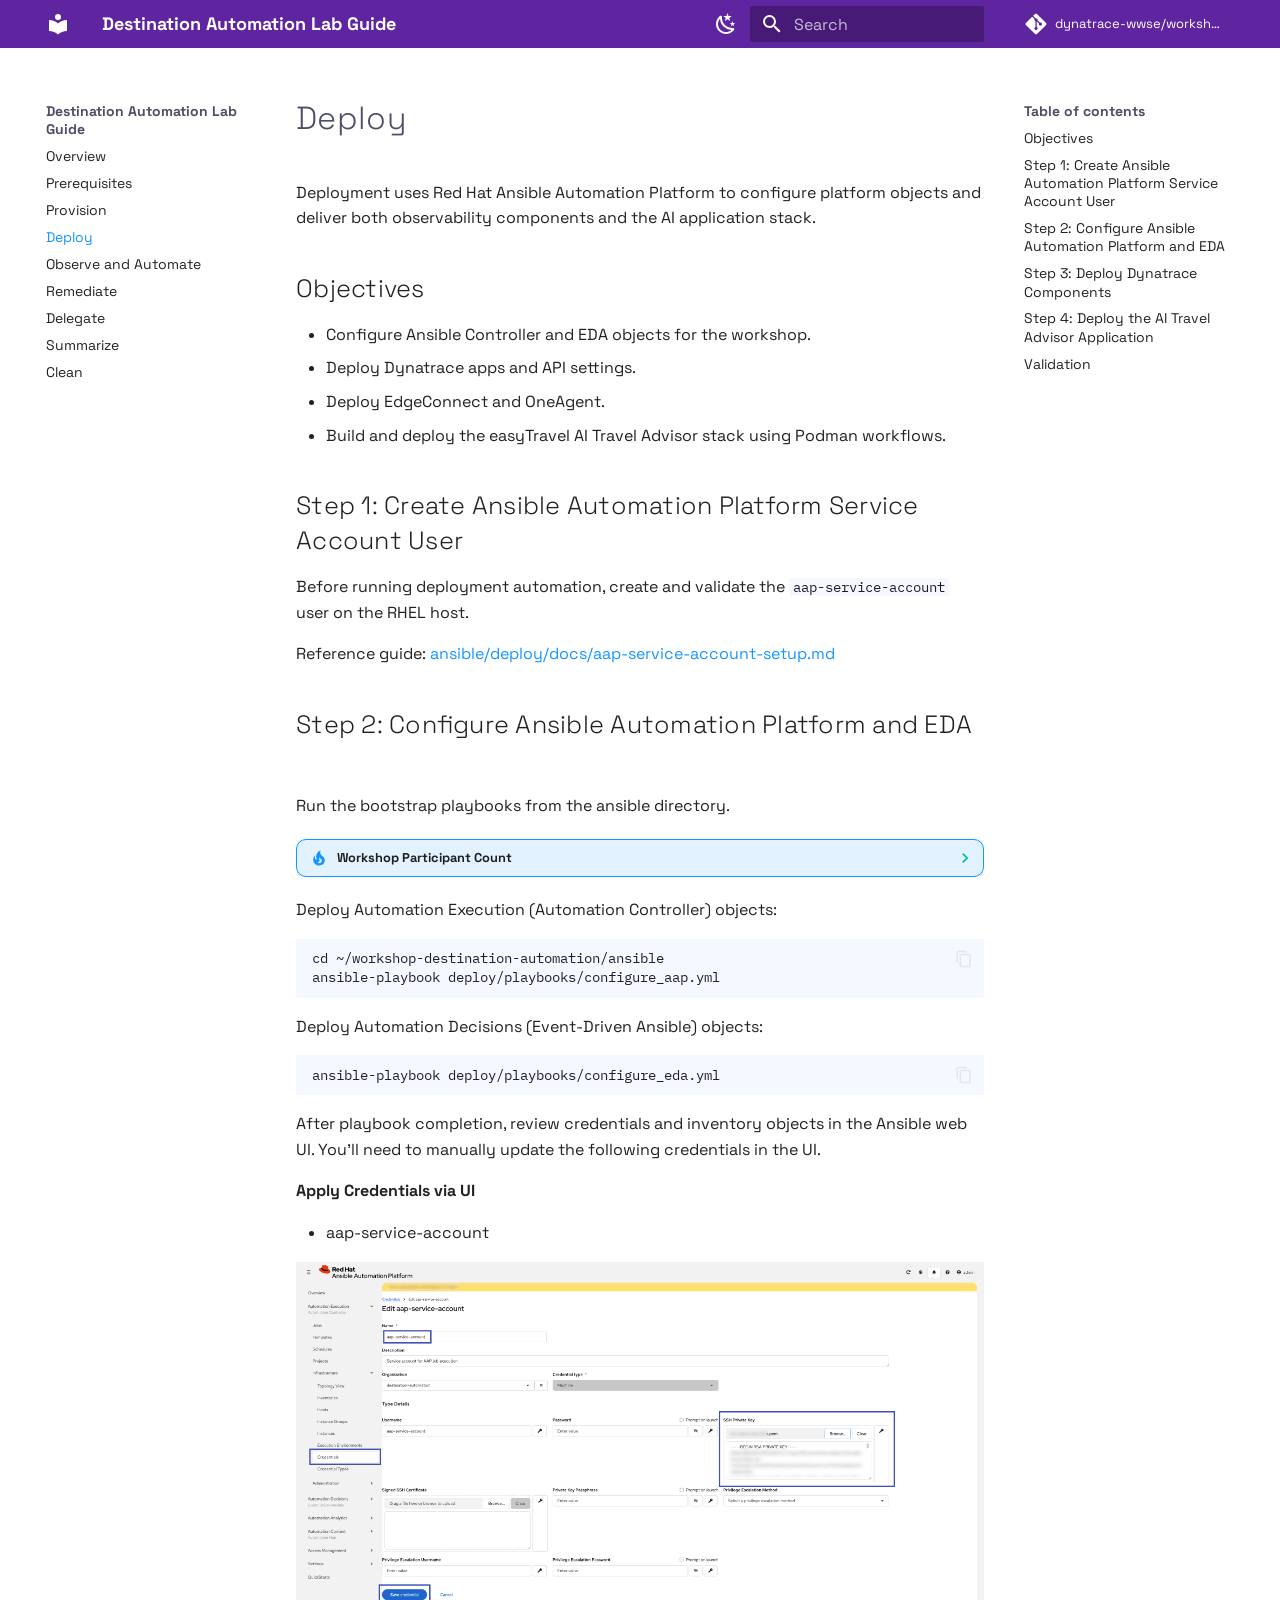
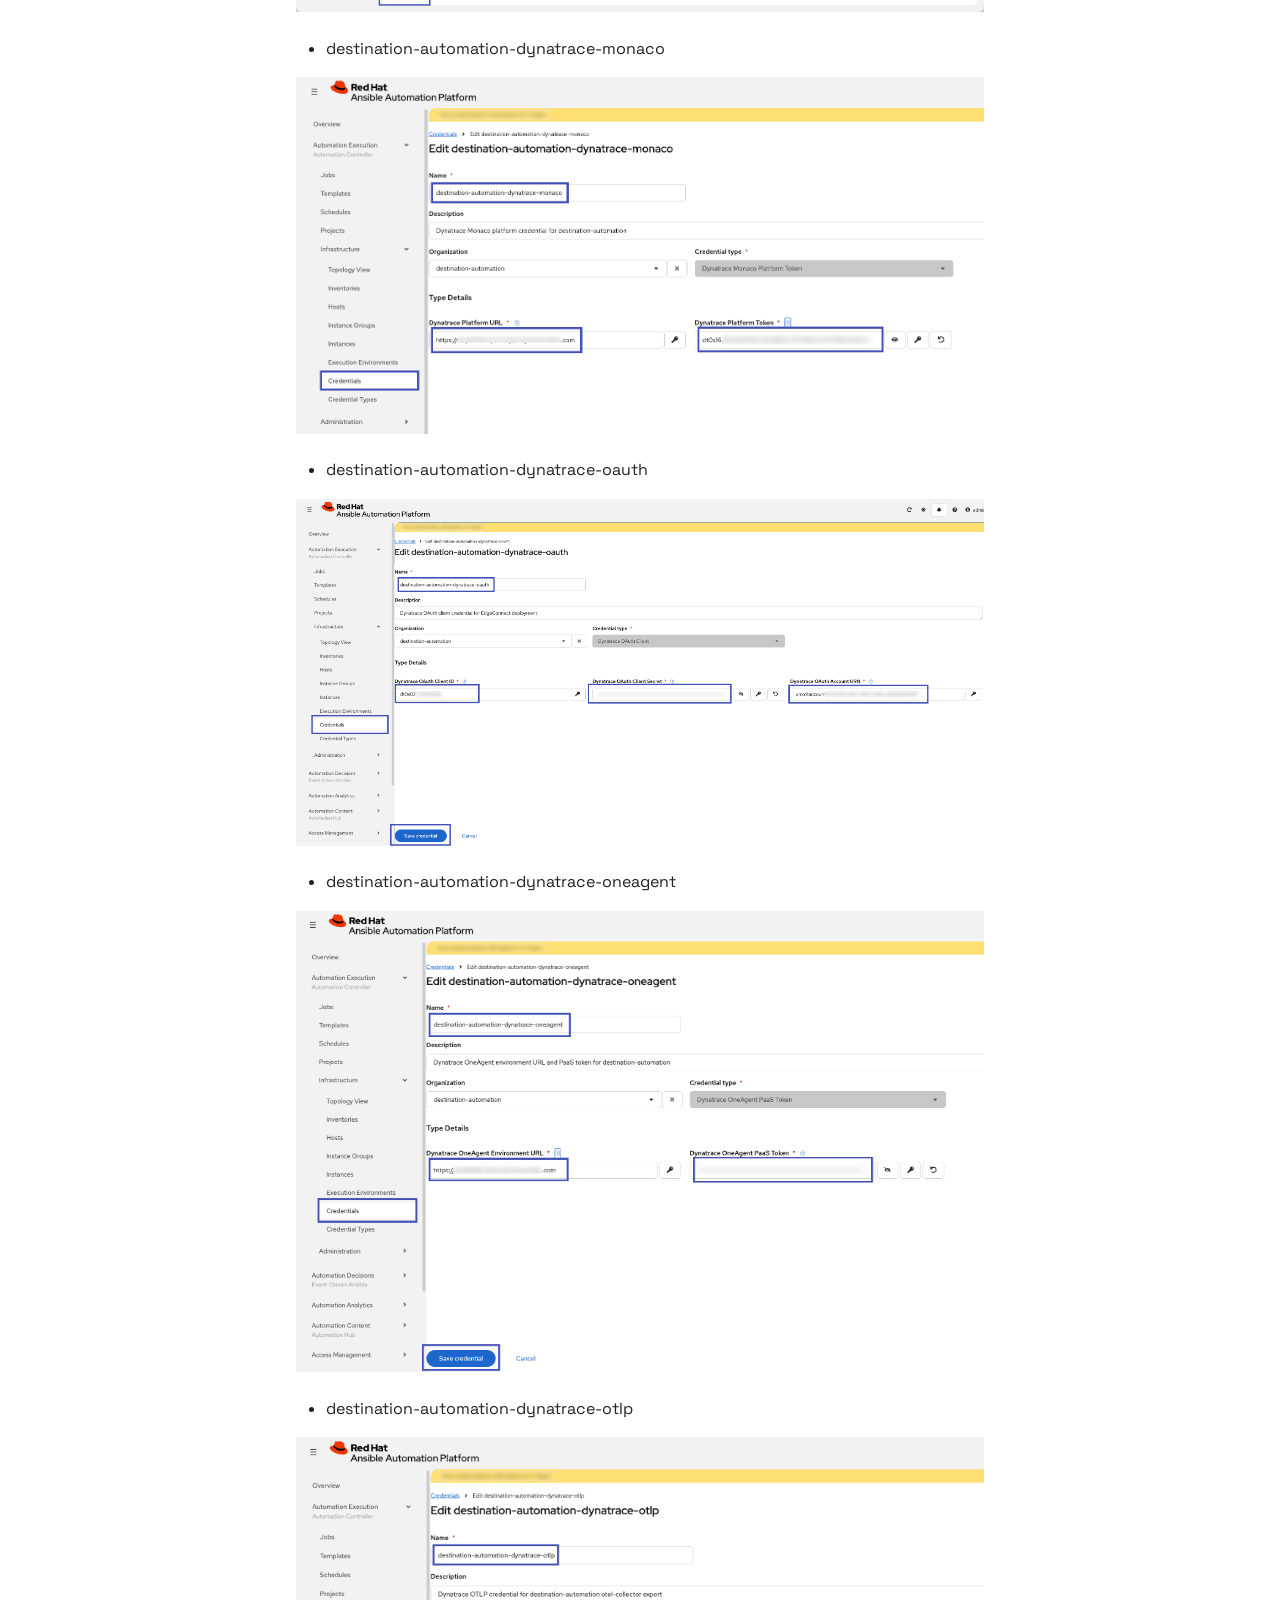
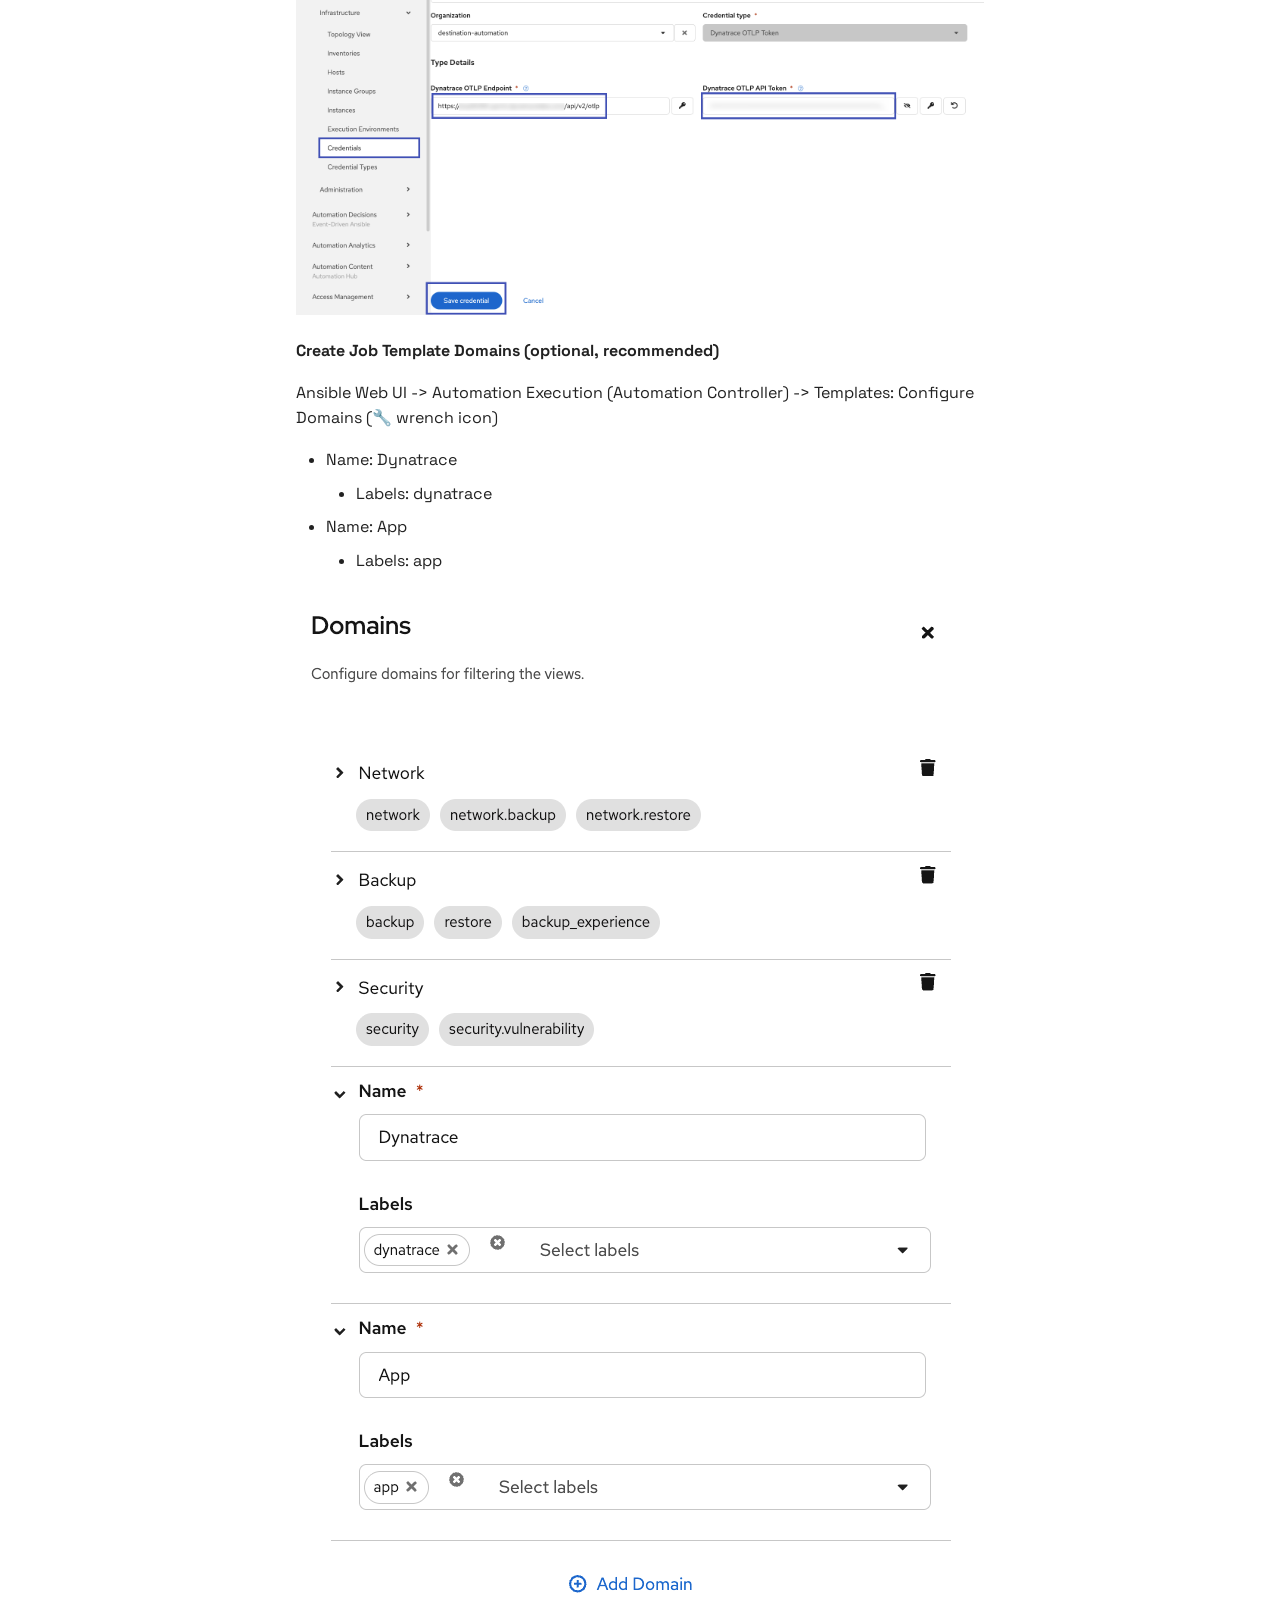
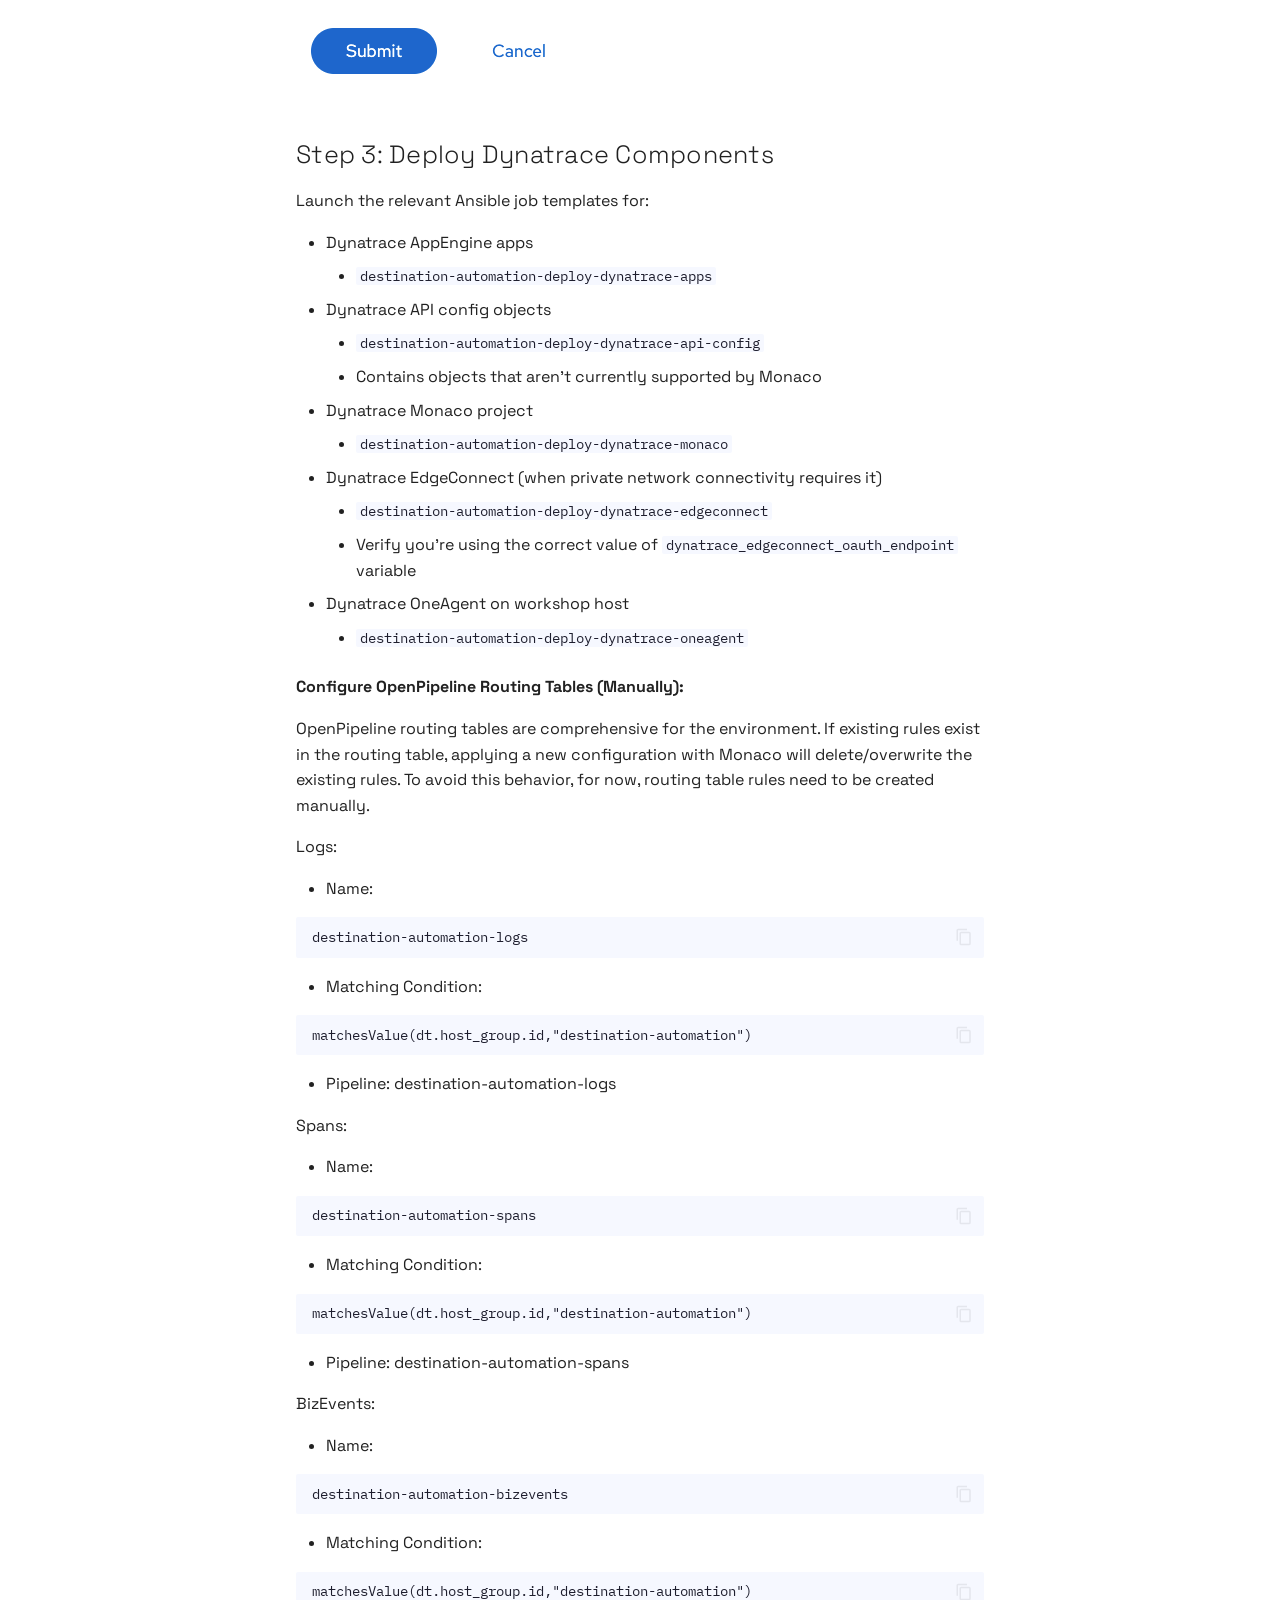
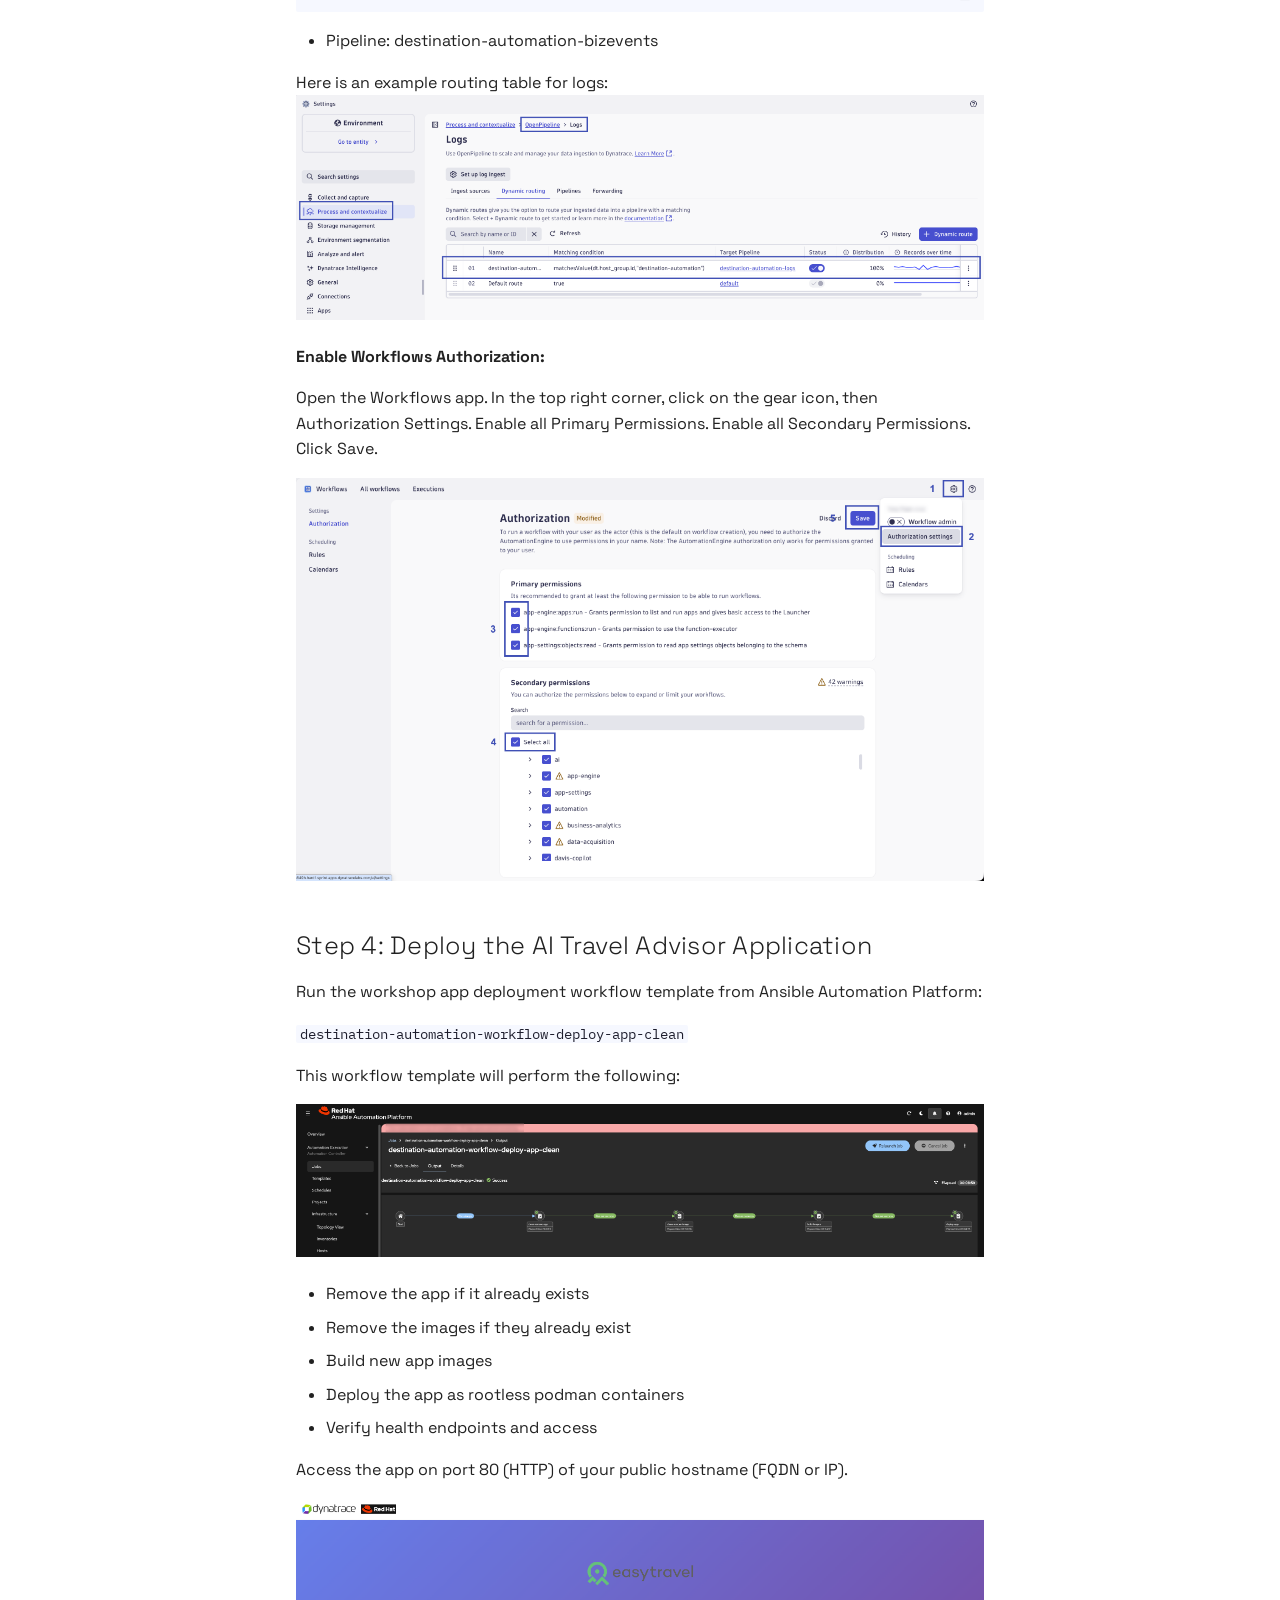
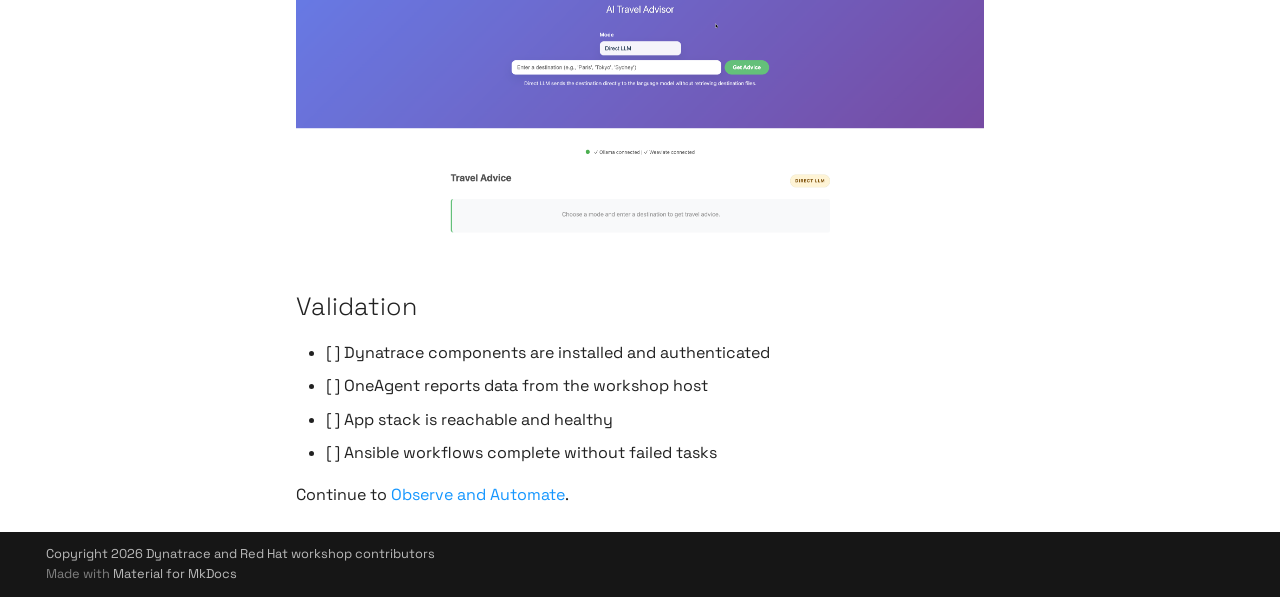
<file: lab-guide/deploy/index.html>
<!doctype html>
<html lang="en" class="no-js">
  <head>
    
      <meta charset="utf-8">
      <meta name="viewport" content="width=device-width,initial-scale=1">
      
        <meta name="description" content="Dynatrace and Red Hat Ansible Automation Platform workshop documentation">
      
      
      
        <link rel="canonical" href="https://dynatrace-wwse.github.io/workshop-destination-automation/lab-guide/deploy/">
      
      
        <link rel="prev" href="../provision/">
      
      
        <link rel="next" href="../observe-and-automate/">
      
      
      <link rel="icon" href="../../assets/images/favicon.png">
      <meta name="generator" content="mkdocs-1.6.1, mkdocs-material-9.5.42">
    
    
      
        <title>Deploy - Destination Automation Lab Guide</title>
      
    
    
      <link rel="stylesheet" href="../../assets/stylesheets/main.0253249f.min.css">
      
        
        <link rel="stylesheet" href="../../assets/stylesheets/palette.06af60db.min.css">
      
      


    
    
      
    
    
      
        
        
        <link rel="preconnect" href="https://fonts.gstatic.com" crossorigin>
        <link rel="stylesheet" href="https://fonts.googleapis.com/css?family=Space+Grotesk:300,300i,400,400i,700,700i%7CIBM+Plex+Mono:400,400i,700,700i&display=fallback">
        <style>:root{--md-text-font:"Space Grotesk";--md-code-font:"IBM Plex Mono"}</style>
      
    
    
      <link rel="stylesheet" href="../../assets/stylesheets/brand.css">
    
    <script>__md_scope=new URL("../..",location),__md_hash=e=>[...e].reduce(((e,_)=>(e<<5)-e+_.charCodeAt(0)),0),__md_get=(e,_=localStorage,t=__md_scope)=>JSON.parse(_.getItem(t.pathname+"."+e)),__md_set=(e,_,t=localStorage,a=__md_scope)=>{try{t.setItem(a.pathname+"."+e,JSON.stringify(_))}catch(e){}}</script>
    
      

    
    
    
  </head>
  
  
    
    
      
    
    
    
    
    <body dir="ltr" data-md-color-scheme="dynatrace-light" data-md-color-primary="custom" data-md-color-accent="custom">
  
    
    <input class="md-toggle" data-md-toggle="drawer" type="checkbox" id="__drawer" autocomplete="off">
    <input class="md-toggle" data-md-toggle="search" type="checkbox" id="__search" autocomplete="off">
    <label class="md-overlay" for="__drawer"></label>
    <div data-md-component="skip">
      
        
        <a href="#deploy" class="md-skip">
          Skip to content
        </a>
      
    </div>
    <div data-md-component="announce">
      
    </div>
    
    
      

  

<header class="md-header md-header--shadow" data-md-component="header">
  <nav class="md-header__inner md-grid" aria-label="Header">
    <a href="../.." title="Destination Automation Lab Guide" class="md-header__button md-logo" aria-label="Destination Automation Lab Guide" data-md-component="logo">
      
  
  <svg xmlns="http://www.w3.org/2000/svg" viewBox="0 0 24 24"><path d="M12 8a3 3 0 0 0 3-3 3 3 0 0 0-3-3 3 3 0 0 0-3 3 3 3 0 0 0 3 3m0 3.54C9.64 9.35 6.5 8 3 8v11c3.5 0 6.64 1.35 9 3.54 2.36-2.19 5.5-3.54 9-3.54V8c-3.5 0-6.64 1.35-9 3.54"/></svg>

    </a>
    <label class="md-header__button md-icon" for="__drawer">
      
      <svg xmlns="http://www.w3.org/2000/svg" viewBox="0 0 24 24"><path d="M3 6h18v2H3zm0 5h18v2H3zm0 5h18v2H3z"/></svg>
    </label>
    <div class="md-header__title" data-md-component="header-title">
      <div class="md-header__ellipsis">
        <div class="md-header__topic">
          <span class="md-ellipsis">
            Destination Automation Lab Guide
          </span>
        </div>
        <div class="md-header__topic" data-md-component="header-topic">
          <span class="md-ellipsis">
            
              Deploy
            
          </span>
        </div>
      </div>
    </div>
    
      
        <form class="md-header__option" data-md-component="palette">
  
    
    
    
    <input class="md-option" data-md-color-media="(prefers-color-scheme: light)" data-md-color-scheme="dynatrace-light" data-md-color-primary="custom" data-md-color-accent="custom"  aria-label="Switch to Red Hat dark mode"  type="radio" name="__palette" id="__palette_0">
    
      <label class="md-header__button md-icon" title="Switch to Red Hat dark mode" for="__palette_1" hidden>
        <svg xmlns="http://www.w3.org/2000/svg" viewBox="0 0 24 24"><path d="m17.75 4.09-2.53 1.94.91 3.06-2.63-1.81-2.63 1.81.91-3.06-2.53-1.94L12.44 4l1.06-3 1.06 3zm3.5 6.91-1.64 1.25.59 1.98-1.7-1.17-1.7 1.17.59-1.98L15.75 11l2.06-.05L18.5 9l.69 1.95zm-2.28 4.95c.83-.08 1.72 1.1 1.19 1.85-.32.45-.66.87-1.08 1.27C15.17 23 8.84 23 4.94 19.07c-3.91-3.9-3.91-10.24 0-14.14.4-.4.82-.76 1.27-1.08.75-.53 1.93.36 1.85 1.19-.27 2.86.69 5.83 2.89 8.02a9.96 9.96 0 0 0 8.02 2.89m-1.64 2.02a12.08 12.08 0 0 1-7.8-3.47c-2.17-2.19-3.33-5-3.49-7.82-2.81 3.14-2.7 7.96.31 10.98 3.02 3.01 7.84 3.12 10.98.31"/></svg>
      </label>
    
  
    
    
    
    <input class="md-option" data-md-color-media="(prefers-color-scheme: dark)" data-md-color-scheme="redhat-dark" data-md-color-primary="custom" data-md-color-accent="custom"  aria-label="Switch to Dynatrace light mode"  type="radio" name="__palette" id="__palette_1">
    
      <label class="md-header__button md-icon" title="Switch to Dynatrace light mode" for="__palette_0" hidden>
        <svg xmlns="http://www.w3.org/2000/svg" viewBox="0 0 24 24"><path d="M12 7a5 5 0 0 1 5 5 5 5 0 0 1-5 5 5 5 0 0 1-5-5 5 5 0 0 1 5-5m0 2a3 3 0 0 0-3 3 3 3 0 0 0 3 3 3 3 0 0 0 3-3 3 3 0 0 0-3-3m0-7 2.39 3.42C13.65 5.15 12.84 5 12 5s-1.65.15-2.39.42zM3.34 7l4.16-.35A7.2 7.2 0 0 0 5.94 8.5c-.44.74-.69 1.5-.83 2.29zm.02 10 1.76-3.77a7.131 7.131 0 0 0 2.38 4.14zM20.65 7l-1.77 3.79a7.02 7.02 0 0 0-2.38-4.15zm-.01 10-4.14.36c.59-.51 1.12-1.14 1.54-1.86.42-.73.69-1.5.83-2.29zM12 22l-2.41-3.44c.74.27 1.55.44 2.41.44.82 0 1.63-.17 2.37-.44z"/></svg>
      </label>
    
  
</form>
      
    
    
      <script>var palette=__md_get("__palette");if(palette&&palette.color){if("(prefers-color-scheme)"===palette.color.media){var media=matchMedia("(prefers-color-scheme: light)"),input=document.querySelector(media.matches?"[data-md-color-media='(prefers-color-scheme: light)']":"[data-md-color-media='(prefers-color-scheme: dark)']");palette.color.media=input.getAttribute("data-md-color-media"),palette.color.scheme=input.getAttribute("data-md-color-scheme"),palette.color.primary=input.getAttribute("data-md-color-primary"),palette.color.accent=input.getAttribute("data-md-color-accent")}for(var[key,value]of Object.entries(palette.color))document.body.setAttribute("data-md-color-"+key,value)}</script>
    
    
    
      <label class="md-header__button md-icon" for="__search">
        
        <svg xmlns="http://www.w3.org/2000/svg" viewBox="0 0 24 24"><path d="M9.5 3A6.5 6.5 0 0 1 16 9.5c0 1.61-.59 3.09-1.56 4.23l.27.27h.79l5 5-1.5 1.5-5-5v-.79l-.27-.27A6.52 6.52 0 0 1 9.5 16 6.5 6.5 0 0 1 3 9.5 6.5 6.5 0 0 1 9.5 3m0 2C7 5 5 7 5 9.5S7 14 9.5 14 14 12 14 9.5 12 5 9.5 5"/></svg>
      </label>
      <div class="md-search" data-md-component="search" role="dialog">
  <label class="md-search__overlay" for="__search"></label>
  <div class="md-search__inner" role="search">
    <form class="md-search__form" name="search">
      <input type="text" class="md-search__input" name="query" aria-label="Search" placeholder="Search" autocapitalize="off" autocorrect="off" autocomplete="off" spellcheck="false" data-md-component="search-query" required>
      <label class="md-search__icon md-icon" for="__search">
        
        <svg xmlns="http://www.w3.org/2000/svg" viewBox="0 0 24 24"><path d="M9.5 3A6.5 6.5 0 0 1 16 9.5c0 1.61-.59 3.09-1.56 4.23l.27.27h.79l5 5-1.5 1.5-5-5v-.79l-.27-.27A6.52 6.52 0 0 1 9.5 16 6.5 6.5 0 0 1 3 9.5 6.5 6.5 0 0 1 9.5 3m0 2C7 5 5 7 5 9.5S7 14 9.5 14 14 12 14 9.5 12 5 9.5 5"/></svg>
        
        <svg xmlns="http://www.w3.org/2000/svg" viewBox="0 0 24 24"><path d="M20 11v2H8l5.5 5.5-1.42 1.42L4.16 12l7.92-7.92L13.5 5.5 8 11z"/></svg>
      </label>
      <nav class="md-search__options" aria-label="Search">
        
        <button type="reset" class="md-search__icon md-icon" title="Clear" aria-label="Clear" tabindex="-1">
          
          <svg xmlns="http://www.w3.org/2000/svg" viewBox="0 0 24 24"><path d="M19 6.41 17.59 5 12 10.59 6.41 5 5 6.41 10.59 12 5 17.59 6.41 19 12 13.41 17.59 19 19 17.59 13.41 12z"/></svg>
        </button>
      </nav>
      
        <div class="md-search__suggest" data-md-component="search-suggest"></div>
      
    </form>
    <div class="md-search__output">
      <div class="md-search__scrollwrap" tabindex="0" data-md-scrollfix>
        <div class="md-search-result" data-md-component="search-result">
          <div class="md-search-result__meta">
            Initializing search
          </div>
          <ol class="md-search-result__list" role="presentation"></ol>
        </div>
      </div>
    </div>
  </div>
</div>
    
    
      <div class="md-header__source">
        <a href="https://github.com/dynatrace-wwse/workshop-destination-automation" title="Go to repository" class="md-source" data-md-component="source">
  <div class="md-source__icon md-icon">
    
    <svg xmlns="http://www.w3.org/2000/svg" viewBox="0 0 448 512"><!--! Font Awesome Free 6.6.0 by @fontawesome - https://fontawesome.com License - https://fontawesome.com/license/free (Icons: CC BY 4.0, Fonts: SIL OFL 1.1, Code: MIT License) Copyright 2024 Fonticons, Inc.--><path d="M439.55 236.05 244 40.45a28.87 28.87 0 0 0-40.81 0l-40.66 40.63 51.52 51.52c27.06-9.14 52.68 16.77 43.39 43.68l49.66 49.66c34.23-11.8 61.18 31 35.47 56.69-26.49 26.49-70.21-2.87-56-37.34L240.22 199v121.85c25.3 12.54 22.26 41.85 9.08 55a34.34 34.34 0 0 1-48.55 0c-17.57-17.6-11.07-46.91 11.25-56v-123c-20.8-8.51-24.6-30.74-18.64-45L142.57 101 8.45 235.14a28.86 28.86 0 0 0 0 40.81l195.61 195.6a28.86 28.86 0 0 0 40.8 0l194.69-194.69a28.86 28.86 0 0 0 0-40.81"/></svg>
  </div>
  <div class="md-source__repository">
    dynatrace-wwse/workshop-destination-automation
  </div>
</a>
      </div>
    
  </nav>
  
</header>
    
    <div class="md-container" data-md-component="container">
      
      
        
          
        
      
      <main class="md-main" data-md-component="main">
        <div class="md-main__inner md-grid">
          
            
              
              <div class="md-sidebar md-sidebar--primary" data-md-component="sidebar" data-md-type="navigation" >
                <div class="md-sidebar__scrollwrap">
                  <div class="md-sidebar__inner">
                    



<nav class="md-nav md-nav--primary" aria-label="Navigation" data-md-level="0">
  <label class="md-nav__title" for="__drawer">
    <a href="../.." title="Destination Automation Lab Guide" class="md-nav__button md-logo" aria-label="Destination Automation Lab Guide" data-md-component="logo">
      
  
  <svg xmlns="http://www.w3.org/2000/svg" viewBox="0 0 24 24"><path d="M12 8a3 3 0 0 0 3-3 3 3 0 0 0-3-3 3 3 0 0 0-3 3 3 3 0 0 0 3 3m0 3.54C9.64 9.35 6.5 8 3 8v11c3.5 0 6.64 1.35 9 3.54 2.36-2.19 5.5-3.54 9-3.54V8c-3.5 0-6.64 1.35-9 3.54"/></svg>

    </a>
    Destination Automation Lab Guide
  </label>
  
    <div class="md-nav__source">
      <a href="https://github.com/dynatrace-wwse/workshop-destination-automation" title="Go to repository" class="md-source" data-md-component="source">
  <div class="md-source__icon md-icon">
    
    <svg xmlns="http://www.w3.org/2000/svg" viewBox="0 0 448 512"><!--! Font Awesome Free 6.6.0 by @fontawesome - https://fontawesome.com License - https://fontawesome.com/license/free (Icons: CC BY 4.0, Fonts: SIL OFL 1.1, Code: MIT License) Copyright 2024 Fonticons, Inc.--><path d="M439.55 236.05 244 40.45a28.87 28.87 0 0 0-40.81 0l-40.66 40.63 51.52 51.52c27.06-9.14 52.68 16.77 43.39 43.68l49.66 49.66c34.23-11.8 61.18 31 35.47 56.69-26.49 26.49-70.21-2.87-56-37.34L240.22 199v121.85c25.3 12.54 22.26 41.85 9.08 55a34.34 34.34 0 0 1-48.55 0c-17.57-17.6-11.07-46.91 11.25-56v-123c-20.8-8.51-24.6-30.74-18.64-45L142.57 101 8.45 235.14a28.86 28.86 0 0 0 0 40.81l195.61 195.6a28.86 28.86 0 0 0 40.8 0l194.69-194.69a28.86 28.86 0 0 0 0-40.81"/></svg>
  </div>
  <div class="md-source__repository">
    dynatrace-wwse/workshop-destination-automation
  </div>
</a>
    </div>
  
  <ul class="md-nav__list" data-md-scrollfix>
    
      
      
  
  
  
  
    <li class="md-nav__item">
      <a href="../overview/" class="md-nav__link">
        
  
  <span class="md-ellipsis">
    Overview
  </span>
  

      </a>
    </li>
  

    
      
      
  
  
  
  
    <li class="md-nav__item">
      <a href="../prerequisites/" class="md-nav__link">
        
  
  <span class="md-ellipsis">
    Prerequisites
  </span>
  

      </a>
    </li>
  

    
      
      
  
  
  
  
    <li class="md-nav__item">
      <a href="../provision/" class="md-nav__link">
        
  
  <span class="md-ellipsis">
    Provision
  </span>
  

      </a>
    </li>
  

    
      
      
  
  
    
  
  
  
    <li class="md-nav__item md-nav__item--active">
      
      <input class="md-nav__toggle md-toggle" type="checkbox" id="__toc">
      
      
        
      
      
        <label class="md-nav__link md-nav__link--active" for="__toc">
          
  
  <span class="md-ellipsis">
    Deploy
  </span>
  

          <span class="md-nav__icon md-icon"></span>
        </label>
      
      <a href="./" class="md-nav__link md-nav__link--active">
        
  
  <span class="md-ellipsis">
    Deploy
  </span>
  

      </a>
      
        

<nav class="md-nav md-nav--secondary" aria-label="Table of contents">
  
  
  
    
  
  
    <label class="md-nav__title" for="__toc">
      <span class="md-nav__icon md-icon"></span>
      Table of contents
    </label>
    <ul class="md-nav__list" data-md-component="toc" data-md-scrollfix>
      
        <li class="md-nav__item">
  <a href="#objectives" class="md-nav__link">
    <span class="md-ellipsis">
      Objectives
    </span>
  </a>
  
</li>
      
        <li class="md-nav__item">
  <a href="#step-1-create-ansible-automation-platform-service-account-user" class="md-nav__link">
    <span class="md-ellipsis">
      Step 1: Create Ansible Automation Platform Service Account User
    </span>
  </a>
  
</li>
      
        <li class="md-nav__item">
  <a href="#step-2-configure-ansible-automation-platform-and-eda" class="md-nav__link">
    <span class="md-ellipsis">
      Step 2: Configure Ansible Automation Platform and EDA
    </span>
  </a>
  
</li>
      
        <li class="md-nav__item">
  <a href="#step-3-deploy-dynatrace-components" class="md-nav__link">
    <span class="md-ellipsis">
      Step 3: Deploy Dynatrace Components
    </span>
  </a>
  
</li>
      
        <li class="md-nav__item">
  <a href="#step-4-deploy-the-ai-travel-advisor-application" class="md-nav__link">
    <span class="md-ellipsis">
      Step 4: Deploy the AI Travel Advisor Application
    </span>
  </a>
  
</li>
      
        <li class="md-nav__item">
  <a href="#validation" class="md-nav__link">
    <span class="md-ellipsis">
      Validation
    </span>
  </a>
  
</li>
      
    </ul>
  
</nav>
      
    </li>
  

    
      
      
  
  
  
  
    <li class="md-nav__item">
      <a href="../observe-and-automate/" class="md-nav__link">
        
  
  <span class="md-ellipsis">
    Observe and Automate
  </span>
  

      </a>
    </li>
  

    
      
      
  
  
  
  
    <li class="md-nav__item">
      <a href="../remediate/" class="md-nav__link">
        
  
  <span class="md-ellipsis">
    Remediate
  </span>
  

      </a>
    </li>
  

    
      
      
  
  
  
  
    <li class="md-nav__item">
      <a href="../delegate/" class="md-nav__link">
        
  
  <span class="md-ellipsis">
    Delegate
  </span>
  

      </a>
    </li>
  

    
      
      
  
  
  
  
    <li class="md-nav__item">
      <a href="../summarize/" class="md-nav__link">
        
  
  <span class="md-ellipsis">
    Summarize
  </span>
  

      </a>
    </li>
  

    
      
      
  
  
  
  
    <li class="md-nav__item">
      <a href="../clean/" class="md-nav__link">
        
  
  <span class="md-ellipsis">
    Clean
  </span>
  

      </a>
    </li>
  

    
  </ul>
</nav>
                  </div>
                </div>
              </div>
            
            
              
              <div class="md-sidebar md-sidebar--secondary" data-md-component="sidebar" data-md-type="toc" >
                <div class="md-sidebar__scrollwrap">
                  <div class="md-sidebar__inner">
                    

<nav class="md-nav md-nav--secondary" aria-label="Table of contents">
  
  
  
    
  
  
    <label class="md-nav__title" for="__toc">
      <span class="md-nav__icon md-icon"></span>
      Table of contents
    </label>
    <ul class="md-nav__list" data-md-component="toc" data-md-scrollfix>
      
        <li class="md-nav__item">
  <a href="#objectives" class="md-nav__link">
    <span class="md-ellipsis">
      Objectives
    </span>
  </a>
  
</li>
      
        <li class="md-nav__item">
  <a href="#step-1-create-ansible-automation-platform-service-account-user" class="md-nav__link">
    <span class="md-ellipsis">
      Step 1: Create Ansible Automation Platform Service Account User
    </span>
  </a>
  
</li>
      
        <li class="md-nav__item">
  <a href="#step-2-configure-ansible-automation-platform-and-eda" class="md-nav__link">
    <span class="md-ellipsis">
      Step 2: Configure Ansible Automation Platform and EDA
    </span>
  </a>
  
</li>
      
        <li class="md-nav__item">
  <a href="#step-3-deploy-dynatrace-components" class="md-nav__link">
    <span class="md-ellipsis">
      Step 3: Deploy Dynatrace Components
    </span>
  </a>
  
</li>
      
        <li class="md-nav__item">
  <a href="#step-4-deploy-the-ai-travel-advisor-application" class="md-nav__link">
    <span class="md-ellipsis">
      Step 4: Deploy the AI Travel Advisor Application
    </span>
  </a>
  
</li>
      
        <li class="md-nav__item">
  <a href="#validation" class="md-nav__link">
    <span class="md-ellipsis">
      Validation
    </span>
  </a>
  
</li>
      
    </ul>
  
</nav>
                  </div>
                </div>
              </div>
            
          
          
            <div class="md-content" data-md-component="content">
              <article class="md-content__inner md-typeset">
                
                  

  
  


<h1 id="deploy">Deploy<a class="headerlink" href="#deploy" title="Permanent link">&para;</a></h1>
<p>Deployment uses Red Hat Ansible Automation Platform to configure platform objects and deliver both observability components and the AI application stack.</p>
<h2 id="objectives">Objectives<a class="headerlink" href="#objectives" title="Permanent link">&para;</a></h2>
<ul>
<li>Configure Ansible Controller and EDA objects for the workshop.</li>
<li>Deploy Dynatrace apps and API settings.</li>
<li>Deploy EdgeConnect and OneAgent.</li>
<li>Build and deploy the easyTravel AI Travel Advisor stack using Podman workflows.</li>
</ul>
<h2 id="step-1-create-ansible-automation-platform-service-account-user">Step 1: Create Ansible Automation Platform Service Account User<a class="headerlink" href="#step-1-create-ansible-automation-platform-service-account-user" title="Permanent link">&para;</a></h2>
<p>Before running deployment automation, create and validate the <code>aap-service-account</code> user on the RHEL host.</p>
<p>Reference guide:
<a href="https://github.com/dynatrace-wwse/workshop-destination-automation/blob/main/ansible/deploy/docs/aap-service-account-setup.md" target="_blank">ansible/deploy/docs/aap-service-account-setup.md</a></p>
<h2 id="step-2-configure-ansible-automation-platform-and-eda">Step 2: Configure Ansible Automation Platform and EDA<a class="headerlink" href="#step-2-configure-ansible-automation-platform-and-eda" title="Permanent link">&para;</a></h2>
<p>Run the bootstrap playbooks from the ansible directory.</p>
<details class="tip">
<summary>Workshop Participant Count</summary>
<p>By default, a single workshop participant user login is created.  You can change the number of participant user logins created by setting the environment variable <code>AAP_PARTICIPANT_COUNT</code>.
For example, you can generate <code>5</code> participant user logins using:</p>
<p><code>export AAP_PARTICIPANT_COUNT=5</code></p>
<p>You'll find the credentials in the <code>/tmp/workshop-destination-automation-passwords/</code> directory (by default).</p>
</details>
<p>Deploy Automation Execution (Automation Controller) objects:</p>
<pre><code class="language-bash">cd ~/workshop-destination-automation/ansible
ansible-playbook deploy/playbooks/configure_aap.yml
</code></pre>
<p>Deploy Automation Decisions (Event-Driven Ansible) objects:</p>
<pre><code class="language-bash">ansible-playbook deploy/playbooks/configure_eda.yml
</code></pre>
<p>After playbook completion, review credentials and inventory objects in the Ansible web UI.  You'll need to manually update the following credentials in the UI.</p>
<p><strong>Apply Credentials via UI</strong></p>
<ul>
<li>aap-service-account</li>
</ul>
<p><img alt="aap-service-account" src="../../assets/images/aap-credential-aap-service-account.png" /></p>
<ul>
<li>destination-automation-dynatrace-monaco</li>
</ul>
<p><img alt="dynatrace monaco" src="../../assets/images/aap-credential-dynatrace-monaco.png" /></p>
<ul>
<li>destination-automation-dynatrace-oauth</li>
</ul>
<p><img alt="dynatrace oauth" src="../../assets/images/aap-credential-dynatrace-oauth.png" /></p>
<ul>
<li>destination-automation-dynatrace-oneagent</li>
</ul>
<p><img alt="dynatrace oneagent" src="../../assets/images/aap-credential-dynatrace-oneagent.png" /></p>
<ul>
<li>destination-automation-dynatrace-otlp</li>
</ul>
<p><img alt="dynatrace otlp" src="../../assets/images/aap-credential-dynatrace-otlp.png" /></p>
<p><strong>Create Job Template Domains (optional, recommended)</strong></p>
<p>Ansible Web UI -&gt; Automation Execution (Automation Controller) -&gt; Templates: Configure Domains (🔧 wrench icon)</p>
<ul>
<li>Name: Dynatrace<ul>
<li>Labels: dynatrace</li>
</ul>
</li>
<li>Name: App<ul>
<li>Labels: app</li>
</ul>
</li>
</ul>
<p><img alt="Domains" src="../../assets/images/aap-template-domains.png" /></p>
<h2 id="step-3-deploy-dynatrace-components">Step 3: Deploy Dynatrace Components<a class="headerlink" href="#step-3-deploy-dynatrace-components" title="Permanent link">&para;</a></h2>
<p>Launch the relevant Ansible job templates for:</p>
<ul>
<li>Dynatrace AppEngine apps<ul>
<li><code>destination-automation-deploy-dynatrace-apps</code></li>
</ul>
</li>
<li>Dynatrace API config objects<ul>
<li><code>destination-automation-deploy-dynatrace-api-config</code></li>
<li>Contains objects that aren't currently supported by Monaco</li>
</ul>
</li>
<li>Dynatrace Monaco project<ul>
<li><code>destination-automation-deploy-dynatrace-monaco</code></li>
</ul>
</li>
<li>Dynatrace EdgeConnect (when private network connectivity requires it)<ul>
<li><code>destination-automation-deploy-dynatrace-edgeconnect</code></li>
<li>Verify you're using the correct value of <code>dynatrace_edgeconnect_oauth_endpoint</code> variable</li>
</ul>
</li>
<li>Dynatrace OneAgent on workshop host<ul>
<li><code>destination-automation-deploy-dynatrace-oneagent</code></li>
</ul>
</li>
</ul>
<p><strong>Configure OpenPipeline Routing Tables (Manually):</strong></p>
<p>OpenPipeline routing tables are comprehensive for the environment.  If existing rules exist in the routing table, applying a new configuration with Monaco will delete/overwrite the existing rules.  To avoid this behavior, for now, routing table rules need to be created manually.</p>
<p>Logs:</p>
<ul>
<li>Name: </li>
</ul>
<pre><code>destination-automation-logs
</code></pre>
<ul>
<li>Matching Condition: </li>
</ul>
<pre><code>matchesValue(dt.host_group.id,&quot;destination-automation&quot;)
</code></pre>
<ul>
<li>Pipeline: destination-automation-logs</li>
</ul>
<p>Spans:</p>
<ul>
<li>Name: </li>
</ul>
<pre><code>destination-automation-spans
</code></pre>
<ul>
<li>Matching Condition: </li>
</ul>
<pre><code>matchesValue(dt.host_group.id,&quot;destination-automation&quot;)
</code></pre>
<ul>
<li>Pipeline: destination-automation-spans</li>
</ul>
<p>BizEvents:</p>
<ul>
<li>Name: </li>
</ul>
<pre><code>destination-automation-bizevents
</code></pre>
<ul>
<li>Matching Condition: </li>
</ul>
<pre><code>matchesValue(dt.host_group.id,&quot;destination-automation&quot;)
</code></pre>
<ul>
<li>Pipeline: destination-automation-bizevents</li>
</ul>
<p>Here is an example routing table for logs:
<img alt="OpenPipeline Routing Logs" src="../../assets/images/dynatrace-openpipeline-logs-routing.png" /></p>
<p><strong>Enable Workflows Authorization:</strong></p>
<p>Open the Workflows app.  In the top right corner, click on the gear icon, then Authorization Settings.  Enable all Primary Permissions.  Enable all Secondary Permissions.  Click Save.</p>
<p><img alt="Workflow Authorization" src="../../assets/images/dynatrace-workflow-authorization.png" /></p>
<h2 id="step-4-deploy-the-ai-travel-advisor-application">Step 4: Deploy the AI Travel Advisor Application<a class="headerlink" href="#step-4-deploy-the-ai-travel-advisor-application" title="Permanent link">&para;</a></h2>
<p>Run the workshop app deployment workflow template from Ansible Automation Platform:</p>
<p><code>destination-automation-workflow-deploy-app-clean</code></p>
<p>This workflow template will perform the following:</p>
<p><img alt="Workflow" src="../../assets/images/aap-deploy-app-workflow-template-job.png" /></p>
<ul>
<li>Remove the app if it already exists</li>
<li>Remove the images if they already exist</li>
<li>Build new app images</li>
<li>Deploy the app as rootless podman containers</li>
<li>Verify health endpoints and access</li>
</ul>
<p>Access the app on port 80 (HTTP) of your public hostname (FQDN or IP).</p>
<p><img alt="easyTravel AI Travel Advisor" src="../../assets/images/easytrave-ai-travel-advisor-home.png" /></p>
<h2 id="validation">Validation<a class="headerlink" href="#validation" title="Permanent link">&para;</a></h2>
<ul>
<li>[ ] Dynatrace components are installed and authenticated</li>
<li>[ ] OneAgent reports data from the workshop host</li>
<li>[ ] App stack is reachable and healthy</li>
<li>[ ] Ansible workflows complete without failed tasks</li>
</ul>
<p>Continue to <a href="../observe-and-automate/">Observe and Automate</a>.</p>












                
              </article>
            </div>
          
          
  <script>var tabs=__md_get("__tabs");if(Array.isArray(tabs))e:for(var set of document.querySelectorAll(".tabbed-set")){var labels=set.querySelector(".tabbed-labels");for(var tab of tabs)for(var label of labels.getElementsByTagName("label"))if(label.innerText.trim()===tab){var input=document.getElementById(label.htmlFor);input.checked=!0;continue e}}</script>

<script>var target=document.getElementById(location.hash.slice(1));target&&target.name&&(target.checked=target.name.startsWith("__tabbed_"))</script>
        </div>
        
          <button type="button" class="md-top md-icon" data-md-component="top" hidden>
  
  <svg xmlns="http://www.w3.org/2000/svg" viewBox="0 0 24 24"><path d="M13 20h-2V8l-5.5 5.5-1.42-1.42L12 4.16l7.92 7.92-1.42 1.42L13 8z"/></svg>
  Back to top
</button>
        
      </main>
      
        <footer class="md-footer">
  
  <div class="md-footer-meta md-typeset">
    <div class="md-footer-meta__inner md-grid">
      <div class="md-copyright">
  
    <div class="md-copyright__highlight">
      Copyright 2026 Dynatrace and Red Hat workshop contributors
    </div>
  
  
    Made with
    <a href="https://squidfunk.github.io/mkdocs-material/" target="_blank" rel="noopener">
      Material for MkDocs
    </a>
  
</div>
      
    </div>
  </div>
</footer>
      
    </div>
    <div class="md-dialog" data-md-component="dialog">
      <div class="md-dialog__inner md-typeset"></div>
    </div>
    
    
    <script id="__config" type="application/json">{"base": "../..", "features": ["content.code.copy", "content.tabs.link", "navigation.sections", "navigation.top", "search.suggest", "search.highlight"], "search": "../../assets/javascripts/workers/search.6ce7567c.min.js", "translations": {"clipboard.copied": "Copied to clipboard", "clipboard.copy": "Copy to clipboard", "search.result.more.one": "1 more on this page", "search.result.more.other": "# more on this page", "search.result.none": "No matching documents", "search.result.one": "1 matching document", "search.result.other": "# matching documents", "search.result.placeholder": "Type to start searching", "search.result.term.missing": "Missing", "select.version": "Select version"}}</script>
    
    
      <script src="../../assets/javascripts/bundle.83f73b43.min.js"></script>
      
    
  </body>
</html>
</file>
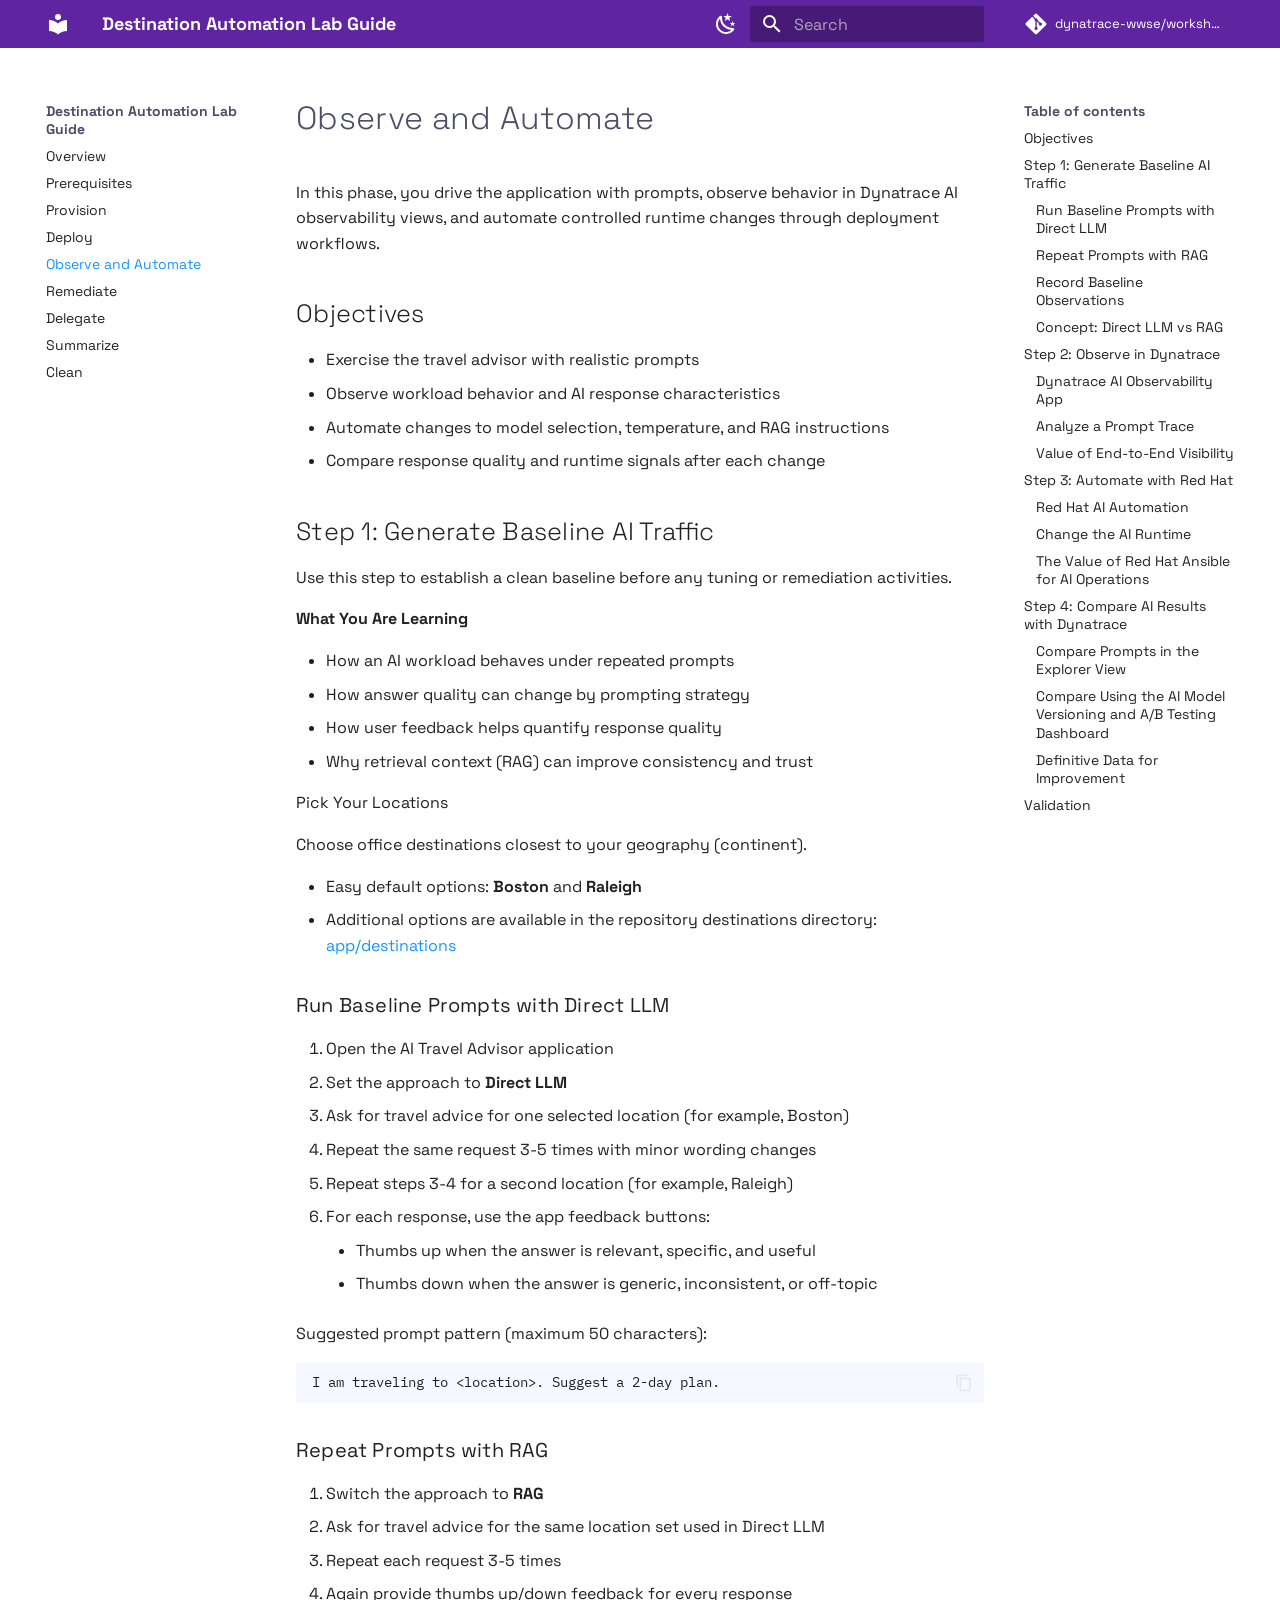
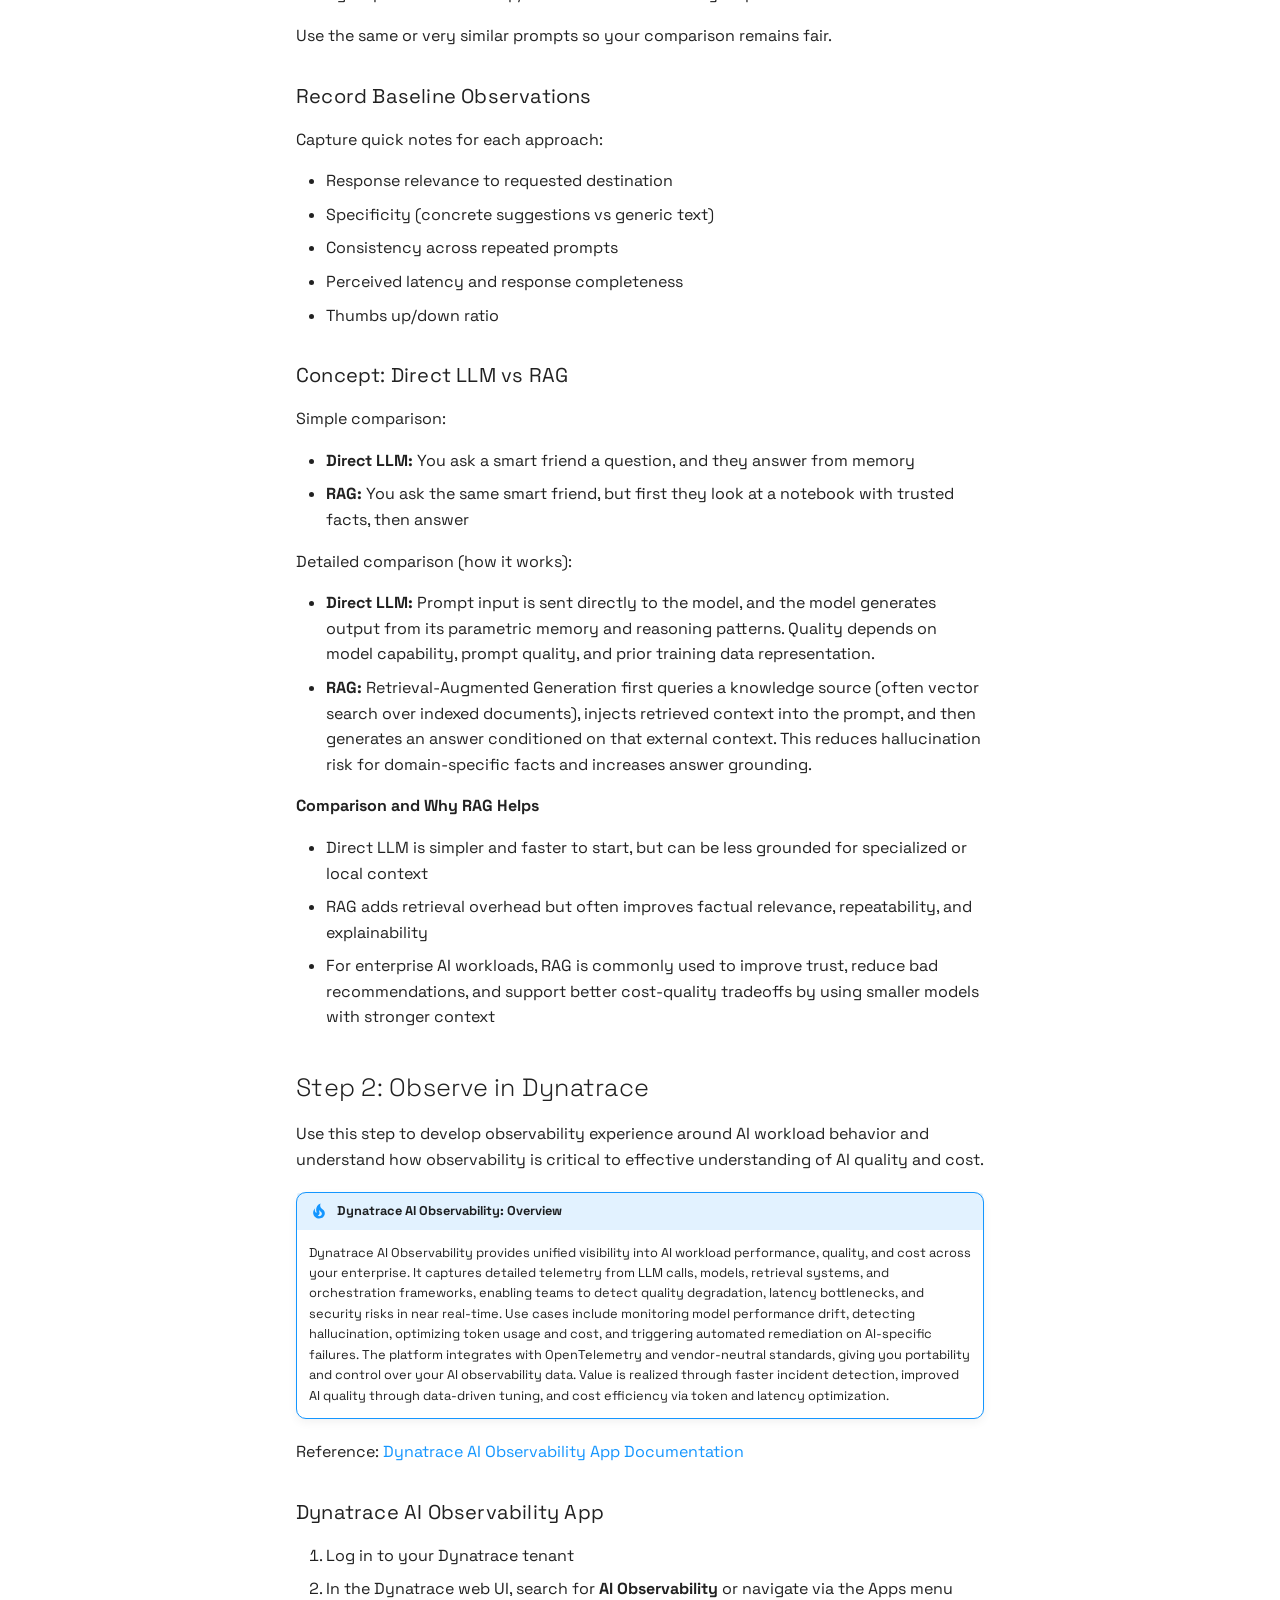
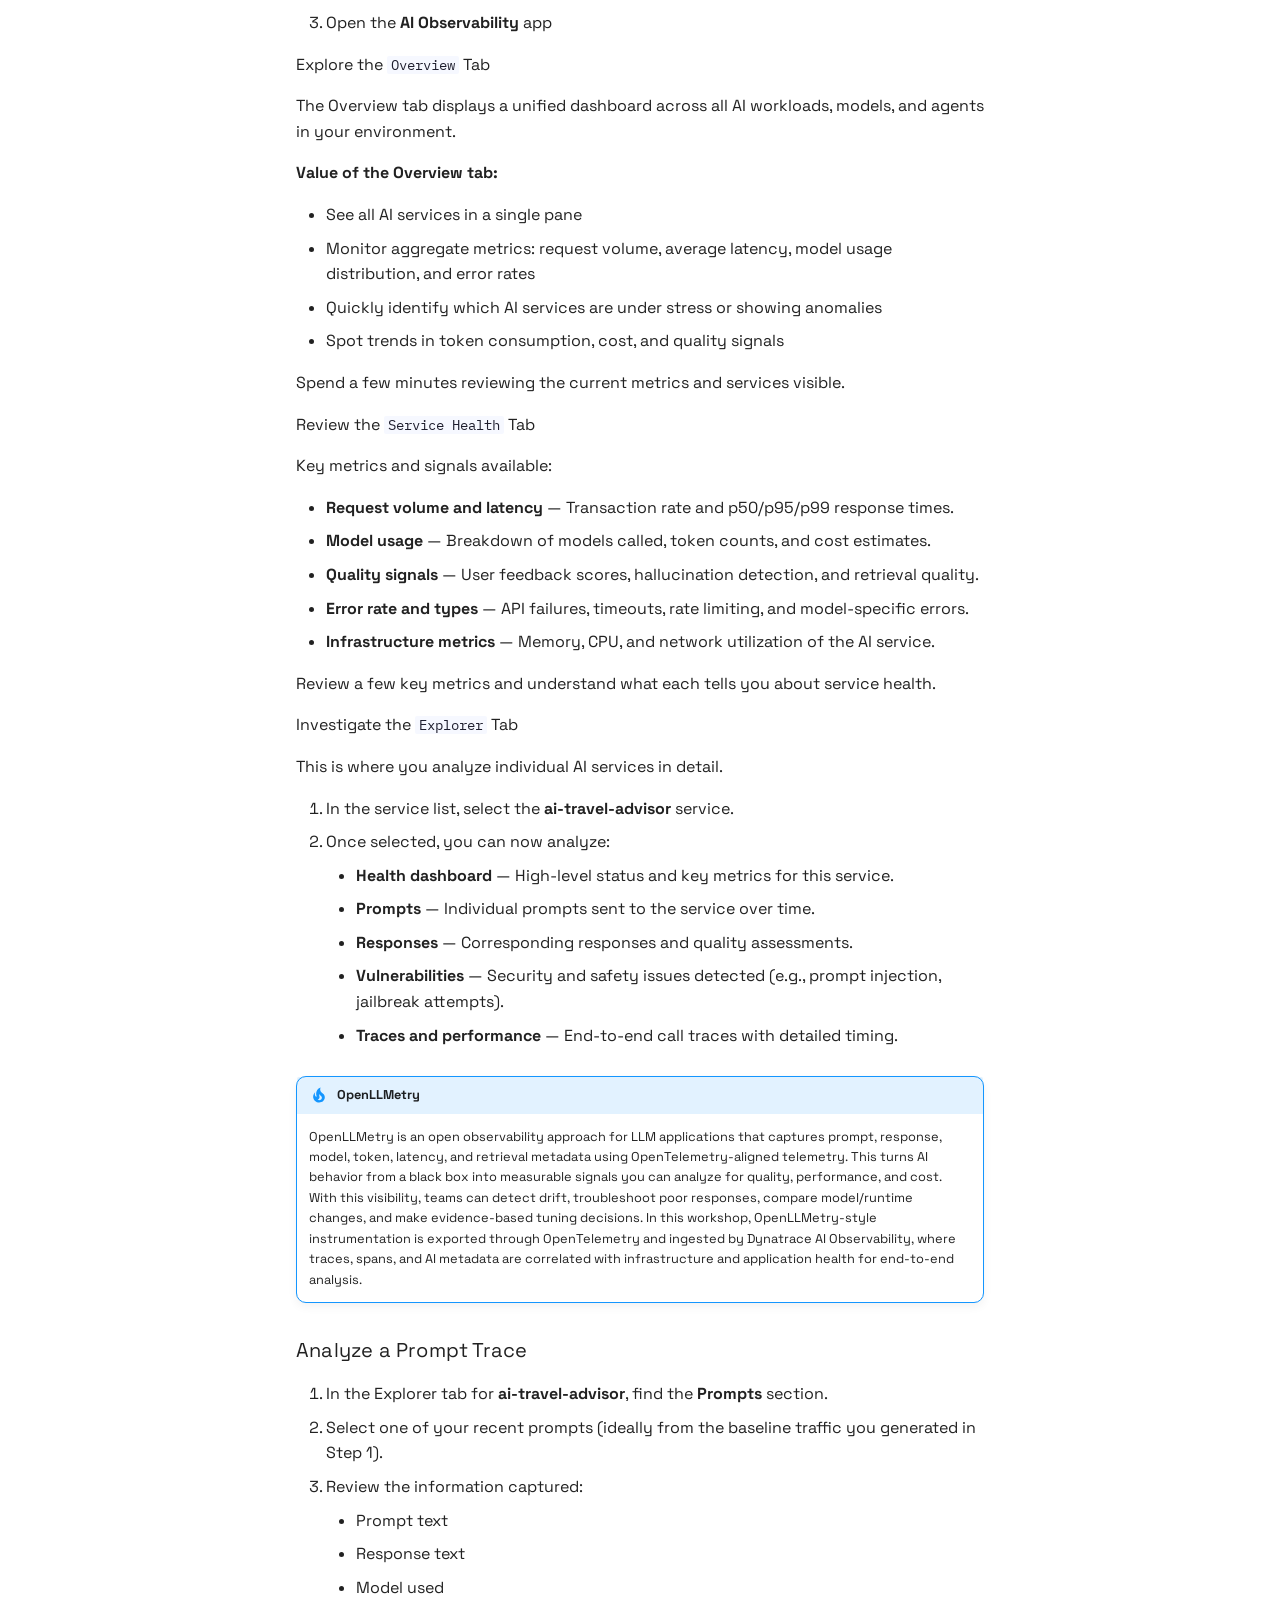
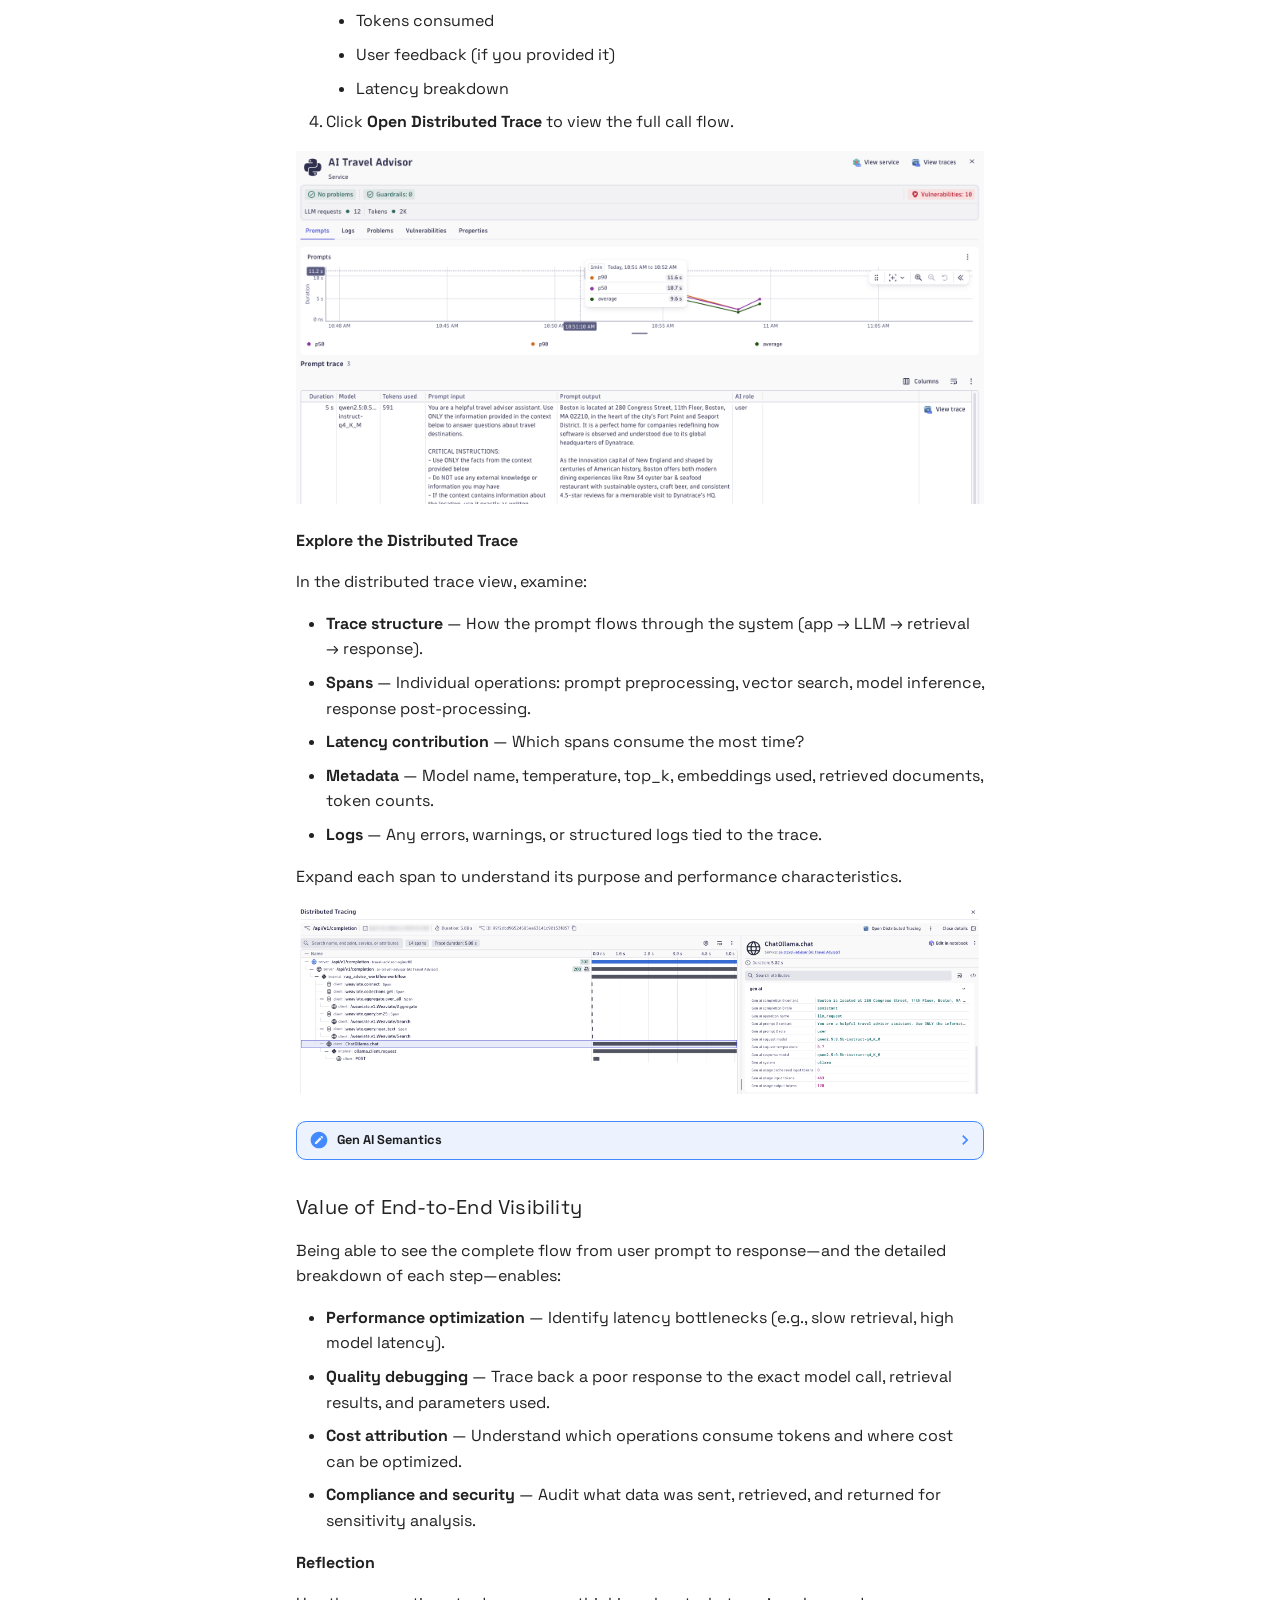
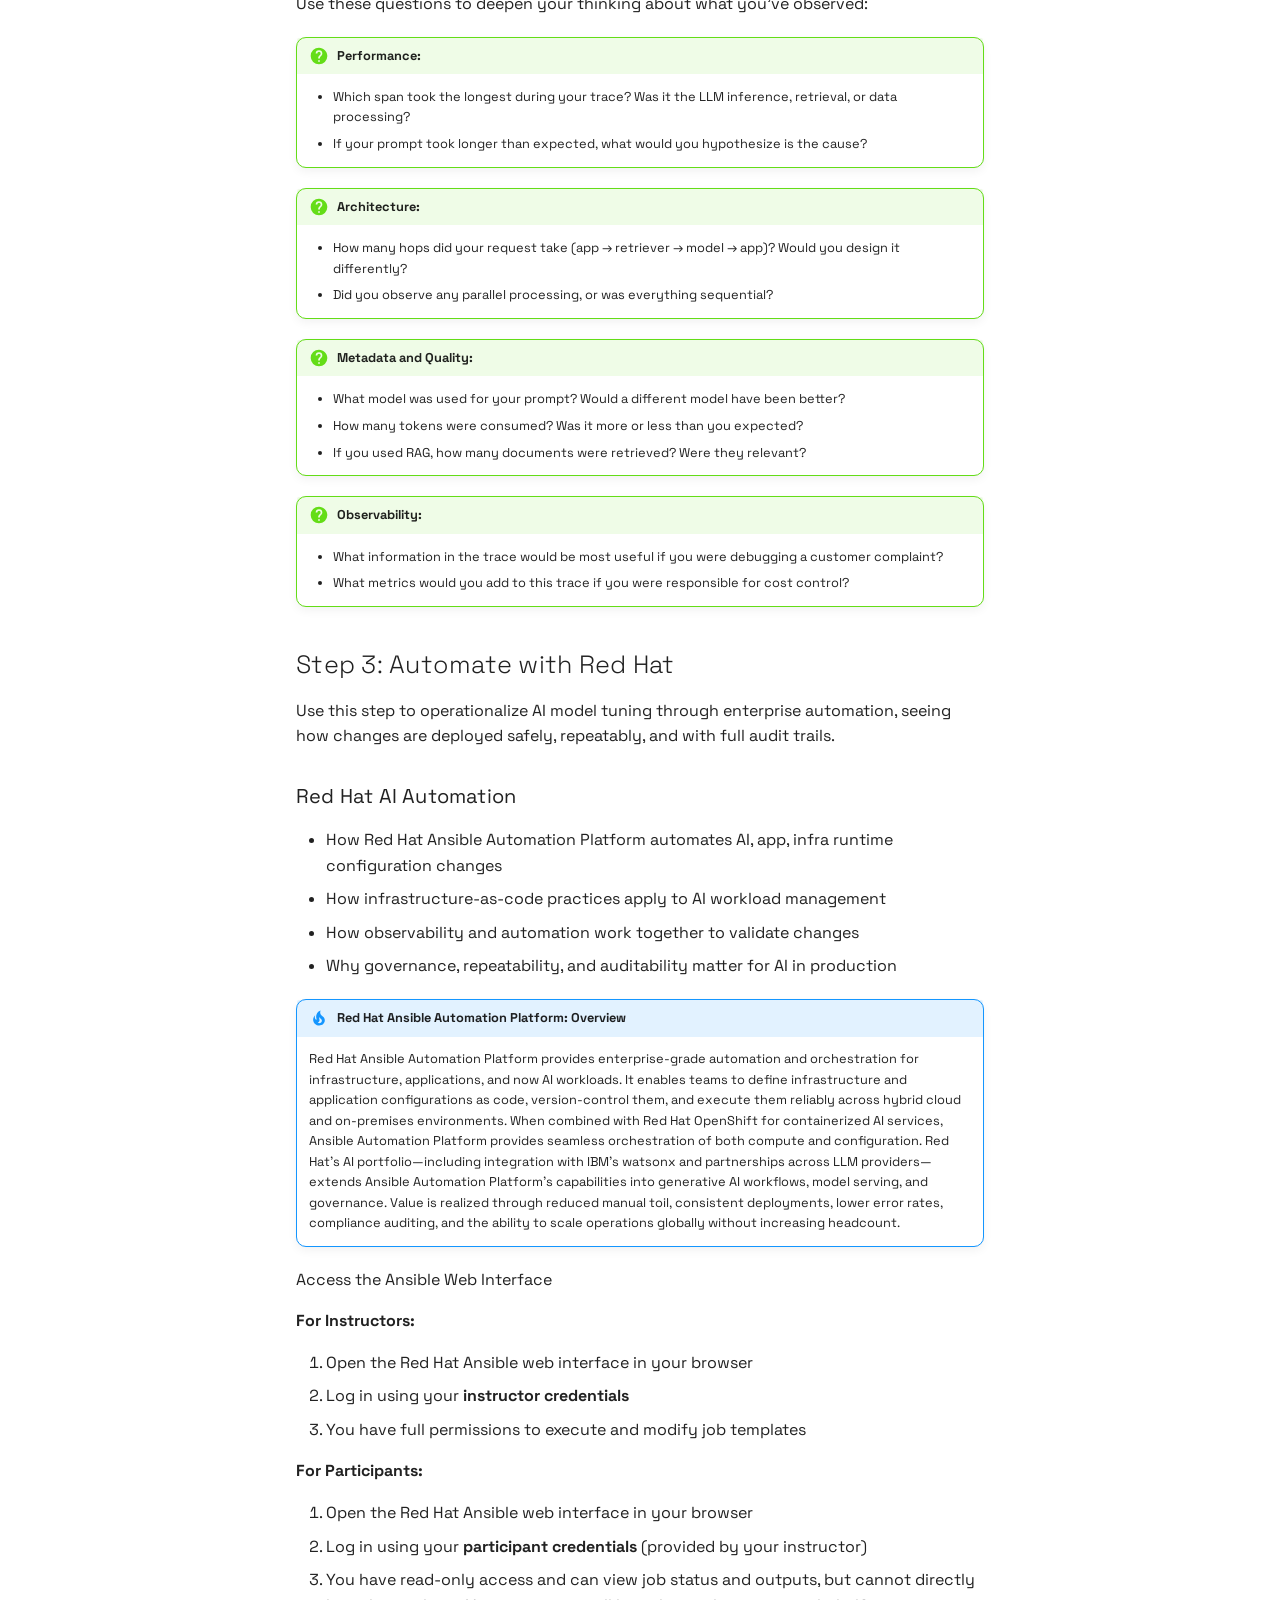
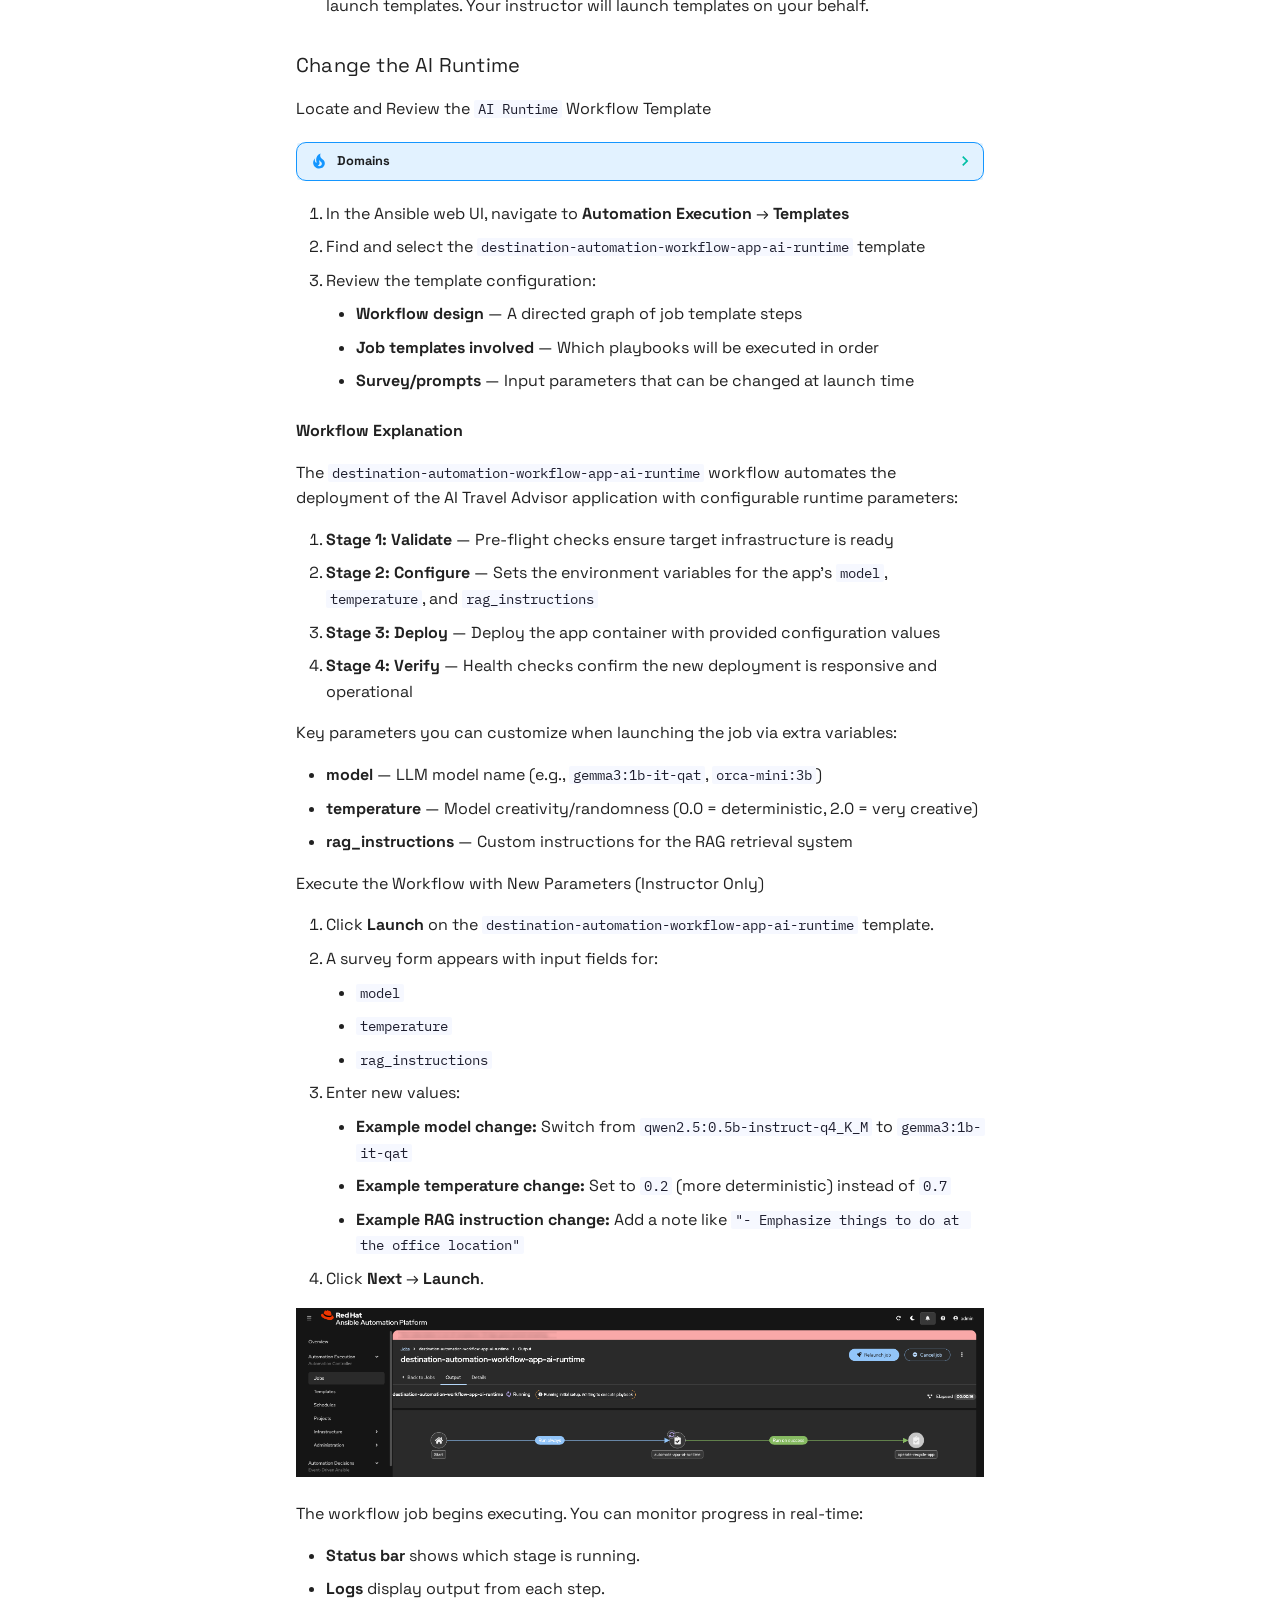
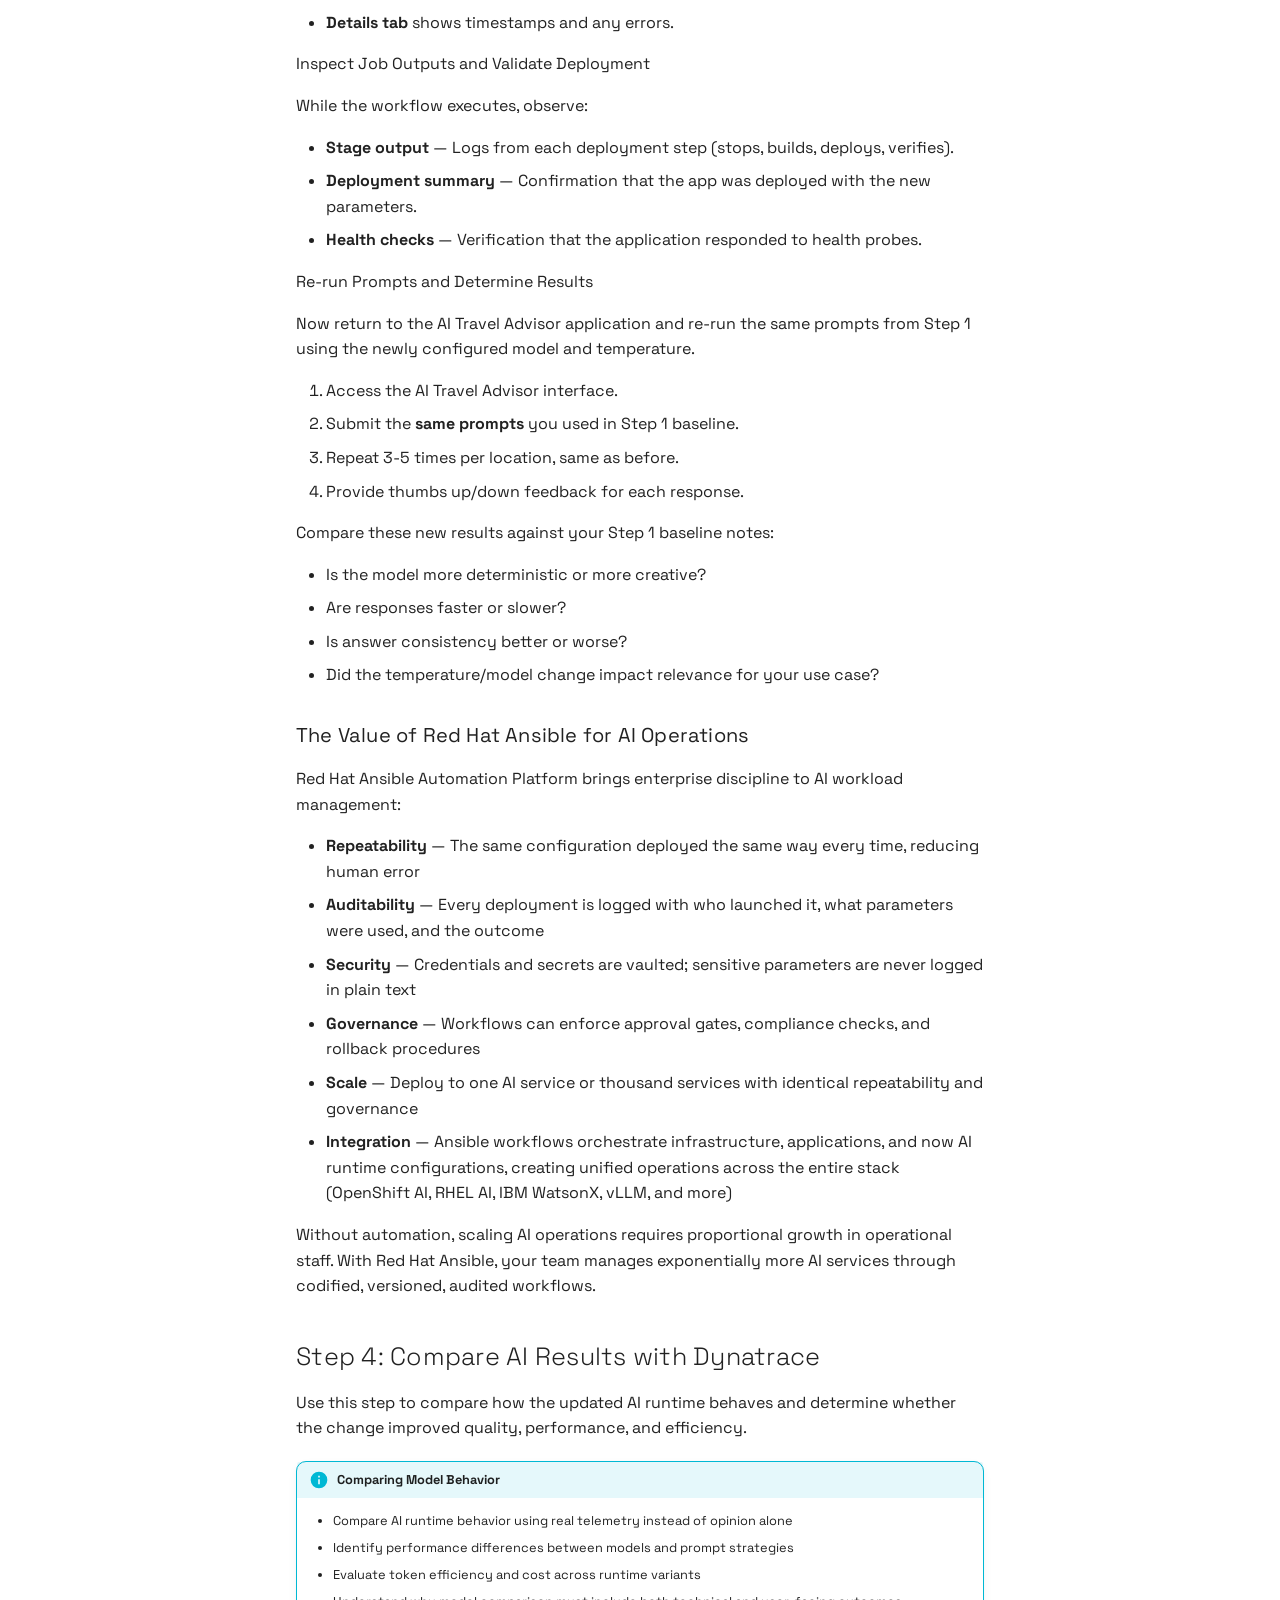
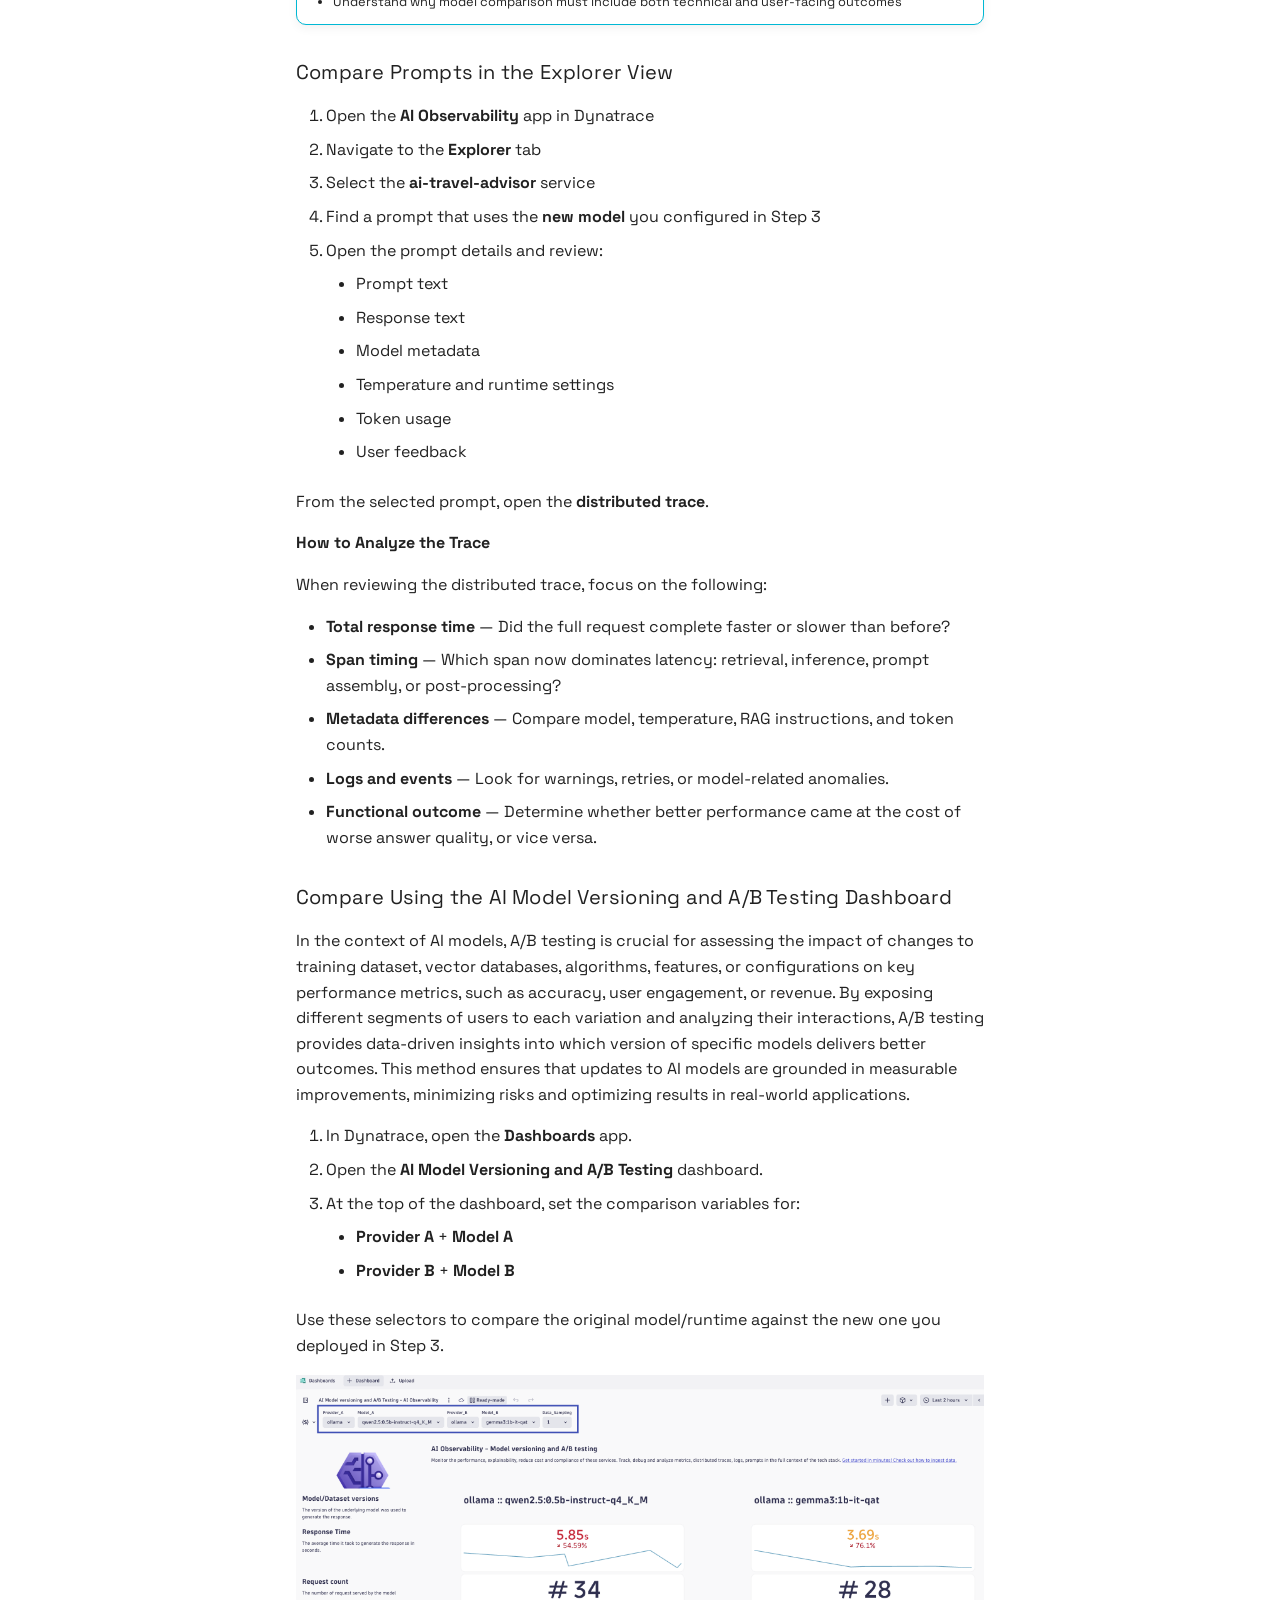
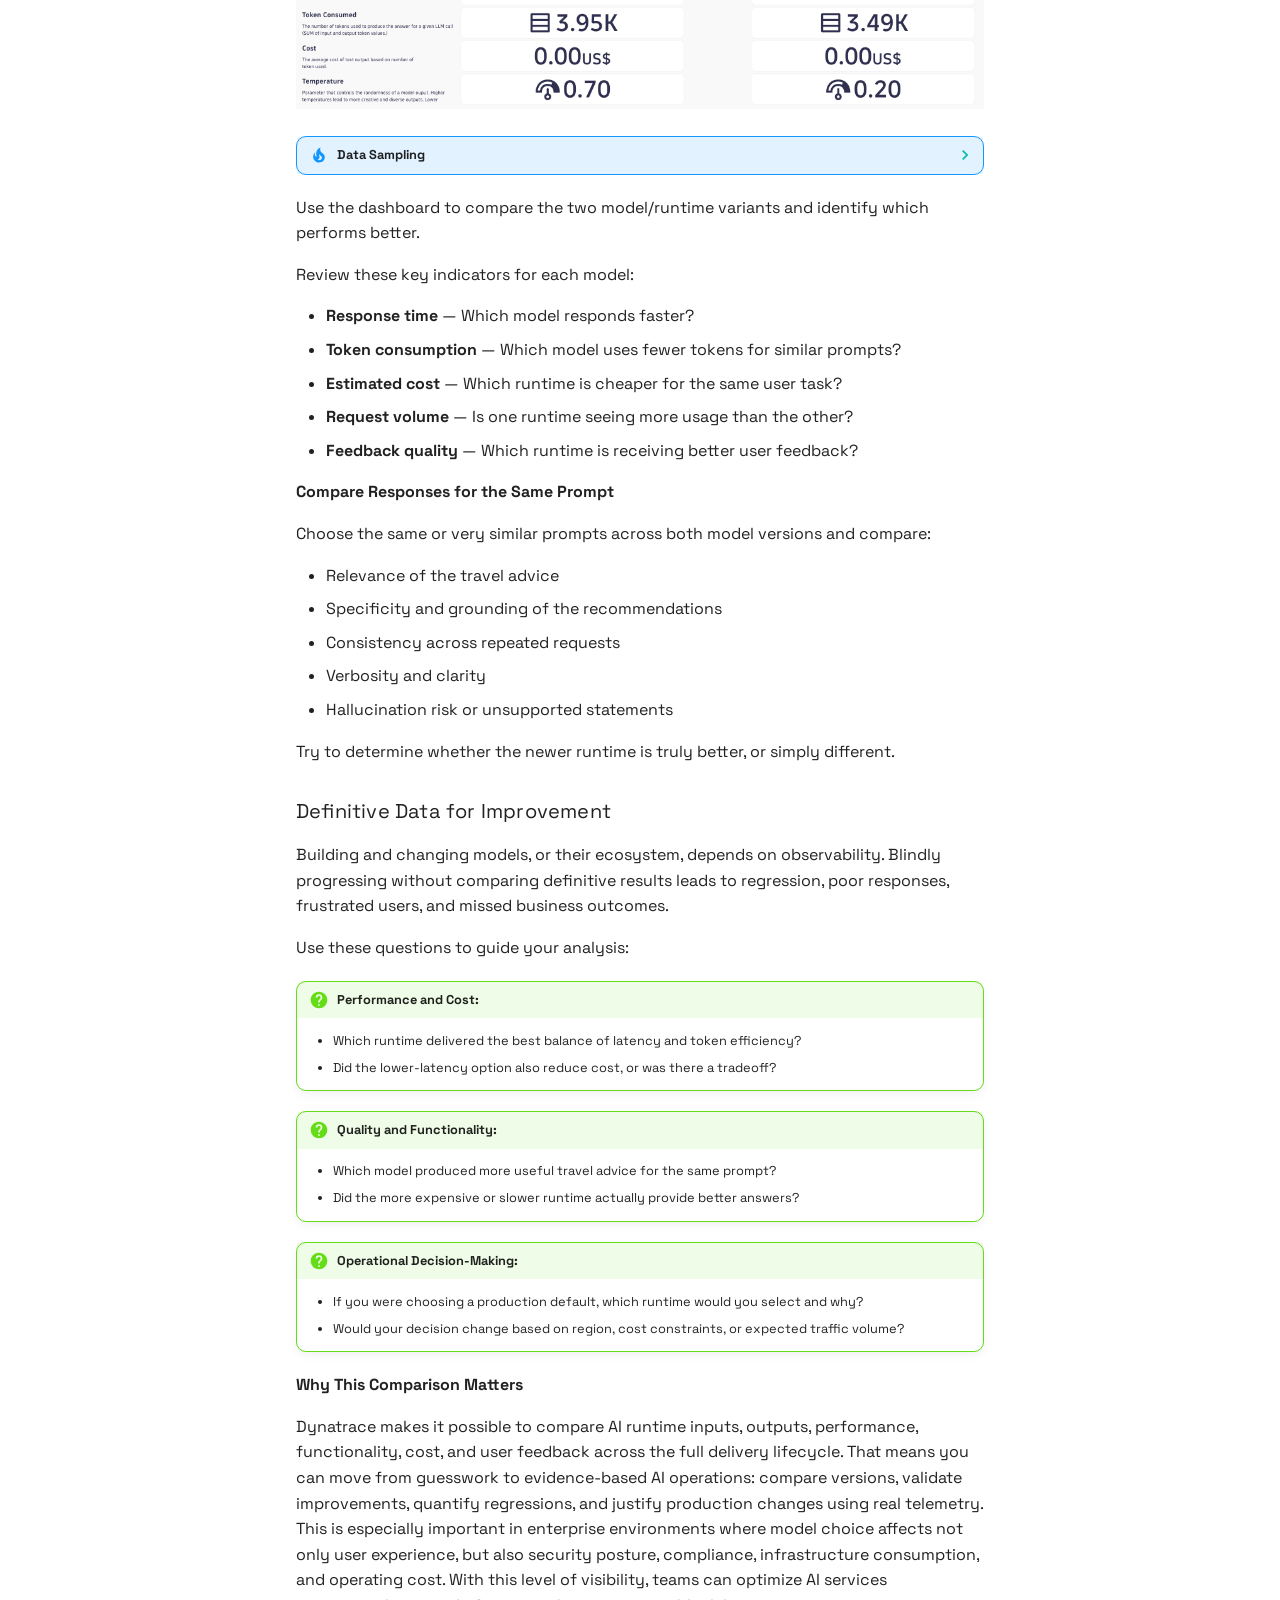
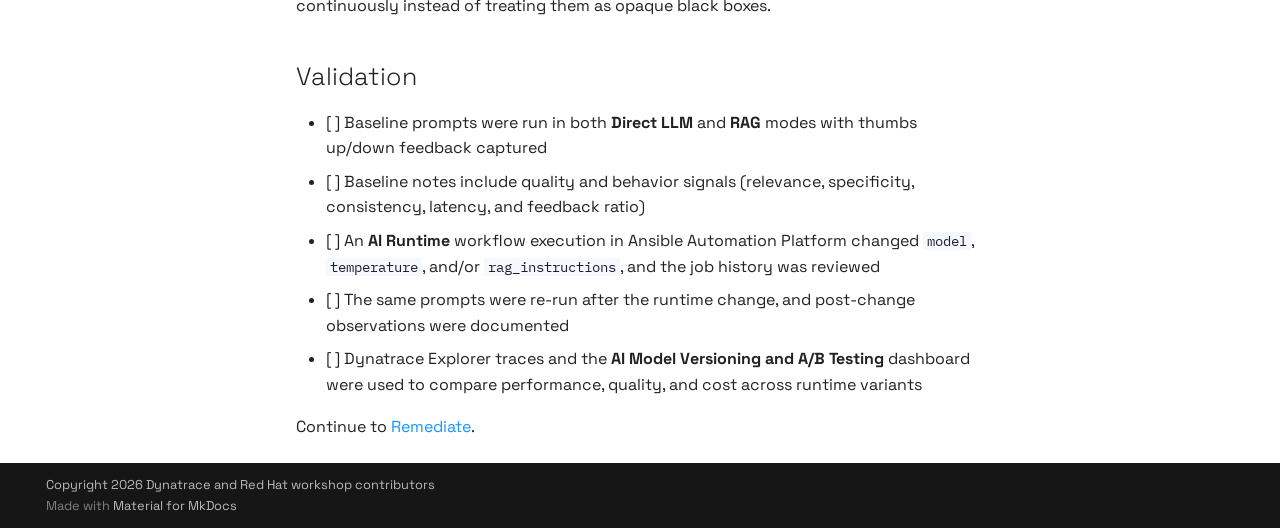
<file: lab-guide/observe-and-automate/index.html>
<!doctype html>
<html lang="en" class="no-js">
  <head>
    
      <meta charset="utf-8">
      <meta name="viewport" content="width=device-width,initial-scale=1">
      
        <meta name="description" content="Dynatrace and Red Hat Ansible Automation Platform workshop documentation">
      
      
      
        <link rel="canonical" href="https://dynatrace-wwse.github.io/workshop-destination-automation/lab-guide/observe-and-automate/">
      
      
        <link rel="prev" href="../deploy/">
      
      
        <link rel="next" href="../remediate/">
      
      
      <link rel="icon" href="../../assets/images/favicon.png">
      <meta name="generator" content="mkdocs-1.6.1, mkdocs-material-9.5.42">
    
    
      
        <title>Observe and Automate - Destination Automation Lab Guide</title>
      
    
    
      <link rel="stylesheet" href="../../assets/stylesheets/main.0253249f.min.css">
      
        
        <link rel="stylesheet" href="../../assets/stylesheets/palette.06af60db.min.css">
      
      


    
    
      
    
    
      
        
        
        <link rel="preconnect" href="https://fonts.gstatic.com" crossorigin>
        <link rel="stylesheet" href="https://fonts.googleapis.com/css?family=Space+Grotesk:300,300i,400,400i,700,700i%7CIBM+Plex+Mono:400,400i,700,700i&display=fallback">
        <style>:root{--md-text-font:"Space Grotesk";--md-code-font:"IBM Plex Mono"}</style>
      
    
    
      <link rel="stylesheet" href="../../assets/stylesheets/brand.css">
    
    <script>__md_scope=new URL("../..",location),__md_hash=e=>[...e].reduce(((e,_)=>(e<<5)-e+_.charCodeAt(0)),0),__md_get=(e,_=localStorage,t=__md_scope)=>JSON.parse(_.getItem(t.pathname+"."+e)),__md_set=(e,_,t=localStorage,a=__md_scope)=>{try{t.setItem(a.pathname+"."+e,JSON.stringify(_))}catch(e){}}</script>
    
      

    
    
    
  </head>
  
  
    
    
      
    
    
    
    
    <body dir="ltr" data-md-color-scheme="dynatrace-light" data-md-color-primary="custom" data-md-color-accent="custom">
  
    
    <input class="md-toggle" data-md-toggle="drawer" type="checkbox" id="__drawer" autocomplete="off">
    <input class="md-toggle" data-md-toggle="search" type="checkbox" id="__search" autocomplete="off">
    <label class="md-overlay" for="__drawer"></label>
    <div data-md-component="skip">
      
        
        <a href="#observe-and-automate" class="md-skip">
          Skip to content
        </a>
      
    </div>
    <div data-md-component="announce">
      
    </div>
    
    
      

  

<header class="md-header md-header--shadow" data-md-component="header">
  <nav class="md-header__inner md-grid" aria-label="Header">
    <a href="../.." title="Destination Automation Lab Guide" class="md-header__button md-logo" aria-label="Destination Automation Lab Guide" data-md-component="logo">
      
  
  <svg xmlns="http://www.w3.org/2000/svg" viewBox="0 0 24 24"><path d="M12 8a3 3 0 0 0 3-3 3 3 0 0 0-3-3 3 3 0 0 0-3 3 3 3 0 0 0 3 3m0 3.54C9.64 9.35 6.5 8 3 8v11c3.5 0 6.64 1.35 9 3.54 2.36-2.19 5.5-3.54 9-3.54V8c-3.5 0-6.64 1.35-9 3.54"/></svg>

    </a>
    <label class="md-header__button md-icon" for="__drawer">
      
      <svg xmlns="http://www.w3.org/2000/svg" viewBox="0 0 24 24"><path d="M3 6h18v2H3zm0 5h18v2H3zm0 5h18v2H3z"/></svg>
    </label>
    <div class="md-header__title" data-md-component="header-title">
      <div class="md-header__ellipsis">
        <div class="md-header__topic">
          <span class="md-ellipsis">
            Destination Automation Lab Guide
          </span>
        </div>
        <div class="md-header__topic" data-md-component="header-topic">
          <span class="md-ellipsis">
            
              Observe and Automate
            
          </span>
        </div>
      </div>
    </div>
    
      
        <form class="md-header__option" data-md-component="palette">
  
    
    
    
    <input class="md-option" data-md-color-media="(prefers-color-scheme: light)" data-md-color-scheme="dynatrace-light" data-md-color-primary="custom" data-md-color-accent="custom"  aria-label="Switch to Red Hat dark mode"  type="radio" name="__palette" id="__palette_0">
    
      <label class="md-header__button md-icon" title="Switch to Red Hat dark mode" for="__palette_1" hidden>
        <svg xmlns="http://www.w3.org/2000/svg" viewBox="0 0 24 24"><path d="m17.75 4.09-2.53 1.94.91 3.06-2.63-1.81-2.63 1.81.91-3.06-2.53-1.94L12.44 4l1.06-3 1.06 3zm3.5 6.91-1.64 1.25.59 1.98-1.7-1.17-1.7 1.17.59-1.98L15.75 11l2.06-.05L18.5 9l.69 1.95zm-2.28 4.95c.83-.08 1.72 1.1 1.19 1.85-.32.45-.66.87-1.08 1.27C15.17 23 8.84 23 4.94 19.07c-3.91-3.9-3.91-10.24 0-14.14.4-.4.82-.76 1.27-1.08.75-.53 1.93.36 1.85 1.19-.27 2.86.69 5.83 2.89 8.02a9.96 9.96 0 0 0 8.02 2.89m-1.64 2.02a12.08 12.08 0 0 1-7.8-3.47c-2.17-2.19-3.33-5-3.49-7.82-2.81 3.14-2.7 7.96.31 10.98 3.02 3.01 7.84 3.12 10.98.31"/></svg>
      </label>
    
  
    
    
    
    <input class="md-option" data-md-color-media="(prefers-color-scheme: dark)" data-md-color-scheme="redhat-dark" data-md-color-primary="custom" data-md-color-accent="custom"  aria-label="Switch to Dynatrace light mode"  type="radio" name="__palette" id="__palette_1">
    
      <label class="md-header__button md-icon" title="Switch to Dynatrace light mode" for="__palette_0" hidden>
        <svg xmlns="http://www.w3.org/2000/svg" viewBox="0 0 24 24"><path d="M12 7a5 5 0 0 1 5 5 5 5 0 0 1-5 5 5 5 0 0 1-5-5 5 5 0 0 1 5-5m0 2a3 3 0 0 0-3 3 3 3 0 0 0 3 3 3 3 0 0 0 3-3 3 3 0 0 0-3-3m0-7 2.39 3.42C13.65 5.15 12.84 5 12 5s-1.65.15-2.39.42zM3.34 7l4.16-.35A7.2 7.2 0 0 0 5.94 8.5c-.44.74-.69 1.5-.83 2.29zm.02 10 1.76-3.77a7.131 7.131 0 0 0 2.38 4.14zM20.65 7l-1.77 3.79a7.02 7.02 0 0 0-2.38-4.15zm-.01 10-4.14.36c.59-.51 1.12-1.14 1.54-1.86.42-.73.69-1.5.83-2.29zM12 22l-2.41-3.44c.74.27 1.55.44 2.41.44.82 0 1.63-.17 2.37-.44z"/></svg>
      </label>
    
  
</form>
      
    
    
      <script>var palette=__md_get("__palette");if(palette&&palette.color){if("(prefers-color-scheme)"===palette.color.media){var media=matchMedia("(prefers-color-scheme: light)"),input=document.querySelector(media.matches?"[data-md-color-media='(prefers-color-scheme: light)']":"[data-md-color-media='(prefers-color-scheme: dark)']");palette.color.media=input.getAttribute("data-md-color-media"),palette.color.scheme=input.getAttribute("data-md-color-scheme"),palette.color.primary=input.getAttribute("data-md-color-primary"),palette.color.accent=input.getAttribute("data-md-color-accent")}for(var[key,value]of Object.entries(palette.color))document.body.setAttribute("data-md-color-"+key,value)}</script>
    
    
    
      <label class="md-header__button md-icon" for="__search">
        
        <svg xmlns="http://www.w3.org/2000/svg" viewBox="0 0 24 24"><path d="M9.5 3A6.5 6.5 0 0 1 16 9.5c0 1.61-.59 3.09-1.56 4.23l.27.27h.79l5 5-1.5 1.5-5-5v-.79l-.27-.27A6.52 6.52 0 0 1 9.5 16 6.5 6.5 0 0 1 3 9.5 6.5 6.5 0 0 1 9.5 3m0 2C7 5 5 7 5 9.5S7 14 9.5 14 14 12 14 9.5 12 5 9.5 5"/></svg>
      </label>
      <div class="md-search" data-md-component="search" role="dialog">
  <label class="md-search__overlay" for="__search"></label>
  <div class="md-search__inner" role="search">
    <form class="md-search__form" name="search">
      <input type="text" class="md-search__input" name="query" aria-label="Search" placeholder="Search" autocapitalize="off" autocorrect="off" autocomplete="off" spellcheck="false" data-md-component="search-query" required>
      <label class="md-search__icon md-icon" for="__search">
        
        <svg xmlns="http://www.w3.org/2000/svg" viewBox="0 0 24 24"><path d="M9.5 3A6.5 6.5 0 0 1 16 9.5c0 1.61-.59 3.09-1.56 4.23l.27.27h.79l5 5-1.5 1.5-5-5v-.79l-.27-.27A6.52 6.52 0 0 1 9.5 16 6.5 6.5 0 0 1 3 9.5 6.5 6.5 0 0 1 9.5 3m0 2C7 5 5 7 5 9.5S7 14 9.5 14 14 12 14 9.5 12 5 9.5 5"/></svg>
        
        <svg xmlns="http://www.w3.org/2000/svg" viewBox="0 0 24 24"><path d="M20 11v2H8l5.5 5.5-1.42 1.42L4.16 12l7.92-7.92L13.5 5.5 8 11z"/></svg>
      </label>
      <nav class="md-search__options" aria-label="Search">
        
        <button type="reset" class="md-search__icon md-icon" title="Clear" aria-label="Clear" tabindex="-1">
          
          <svg xmlns="http://www.w3.org/2000/svg" viewBox="0 0 24 24"><path d="M19 6.41 17.59 5 12 10.59 6.41 5 5 6.41 10.59 12 5 17.59 6.41 19 12 13.41 17.59 19 19 17.59 13.41 12z"/></svg>
        </button>
      </nav>
      
        <div class="md-search__suggest" data-md-component="search-suggest"></div>
      
    </form>
    <div class="md-search__output">
      <div class="md-search__scrollwrap" tabindex="0" data-md-scrollfix>
        <div class="md-search-result" data-md-component="search-result">
          <div class="md-search-result__meta">
            Initializing search
          </div>
          <ol class="md-search-result__list" role="presentation"></ol>
        </div>
      </div>
    </div>
  </div>
</div>
    
    
      <div class="md-header__source">
        <a href="https://github.com/dynatrace-wwse/workshop-destination-automation" title="Go to repository" class="md-source" data-md-component="source">
  <div class="md-source__icon md-icon">
    
    <svg xmlns="http://www.w3.org/2000/svg" viewBox="0 0 448 512"><!--! Font Awesome Free 6.6.0 by @fontawesome - https://fontawesome.com License - https://fontawesome.com/license/free (Icons: CC BY 4.0, Fonts: SIL OFL 1.1, Code: MIT License) Copyright 2024 Fonticons, Inc.--><path d="M439.55 236.05 244 40.45a28.87 28.87 0 0 0-40.81 0l-40.66 40.63 51.52 51.52c27.06-9.14 52.68 16.77 43.39 43.68l49.66 49.66c34.23-11.8 61.18 31 35.47 56.69-26.49 26.49-70.21-2.87-56-37.34L240.22 199v121.85c25.3 12.54 22.26 41.85 9.08 55a34.34 34.34 0 0 1-48.55 0c-17.57-17.6-11.07-46.91 11.25-56v-123c-20.8-8.51-24.6-30.74-18.64-45L142.57 101 8.45 235.14a28.86 28.86 0 0 0 0 40.81l195.61 195.6a28.86 28.86 0 0 0 40.8 0l194.69-194.69a28.86 28.86 0 0 0 0-40.81"/></svg>
  </div>
  <div class="md-source__repository">
    dynatrace-wwse/workshop-destination-automation
  </div>
</a>
      </div>
    
  </nav>
  
</header>
    
    <div class="md-container" data-md-component="container">
      
      
        
          
        
      
      <main class="md-main" data-md-component="main">
        <div class="md-main__inner md-grid">
          
            
              
              <div class="md-sidebar md-sidebar--primary" data-md-component="sidebar" data-md-type="navigation" >
                <div class="md-sidebar__scrollwrap">
                  <div class="md-sidebar__inner">
                    



<nav class="md-nav md-nav--primary" aria-label="Navigation" data-md-level="0">
  <label class="md-nav__title" for="__drawer">
    <a href="../.." title="Destination Automation Lab Guide" class="md-nav__button md-logo" aria-label="Destination Automation Lab Guide" data-md-component="logo">
      
  
  <svg xmlns="http://www.w3.org/2000/svg" viewBox="0 0 24 24"><path d="M12 8a3 3 0 0 0 3-3 3 3 0 0 0-3-3 3 3 0 0 0-3 3 3 3 0 0 0 3 3m0 3.54C9.64 9.35 6.5 8 3 8v11c3.5 0 6.64 1.35 9 3.54 2.36-2.19 5.5-3.54 9-3.54V8c-3.5 0-6.64 1.35-9 3.54"/></svg>

    </a>
    Destination Automation Lab Guide
  </label>
  
    <div class="md-nav__source">
      <a href="https://github.com/dynatrace-wwse/workshop-destination-automation" title="Go to repository" class="md-source" data-md-component="source">
  <div class="md-source__icon md-icon">
    
    <svg xmlns="http://www.w3.org/2000/svg" viewBox="0 0 448 512"><!--! Font Awesome Free 6.6.0 by @fontawesome - https://fontawesome.com License - https://fontawesome.com/license/free (Icons: CC BY 4.0, Fonts: SIL OFL 1.1, Code: MIT License) Copyright 2024 Fonticons, Inc.--><path d="M439.55 236.05 244 40.45a28.87 28.87 0 0 0-40.81 0l-40.66 40.63 51.52 51.52c27.06-9.14 52.68 16.77 43.39 43.68l49.66 49.66c34.23-11.8 61.18 31 35.47 56.69-26.49 26.49-70.21-2.87-56-37.34L240.22 199v121.85c25.3 12.54 22.26 41.85 9.08 55a34.34 34.34 0 0 1-48.55 0c-17.57-17.6-11.07-46.91 11.25-56v-123c-20.8-8.51-24.6-30.74-18.64-45L142.57 101 8.45 235.14a28.86 28.86 0 0 0 0 40.81l195.61 195.6a28.86 28.86 0 0 0 40.8 0l194.69-194.69a28.86 28.86 0 0 0 0-40.81"/></svg>
  </div>
  <div class="md-source__repository">
    dynatrace-wwse/workshop-destination-automation
  </div>
</a>
    </div>
  
  <ul class="md-nav__list" data-md-scrollfix>
    
      
      
  
  
  
  
    <li class="md-nav__item">
      <a href="../overview/" class="md-nav__link">
        
  
  <span class="md-ellipsis">
    Overview
  </span>
  

      </a>
    </li>
  

    
      
      
  
  
  
  
    <li class="md-nav__item">
      <a href="../prerequisites/" class="md-nav__link">
        
  
  <span class="md-ellipsis">
    Prerequisites
  </span>
  

      </a>
    </li>
  

    
      
      
  
  
  
  
    <li class="md-nav__item">
      <a href="../provision/" class="md-nav__link">
        
  
  <span class="md-ellipsis">
    Provision
  </span>
  

      </a>
    </li>
  

    
      
      
  
  
  
  
    <li class="md-nav__item">
      <a href="../deploy/" class="md-nav__link">
        
  
  <span class="md-ellipsis">
    Deploy
  </span>
  

      </a>
    </li>
  

    
      
      
  
  
    
  
  
  
    <li class="md-nav__item md-nav__item--active">
      
      <input class="md-nav__toggle md-toggle" type="checkbox" id="__toc">
      
      
        
      
      
        <label class="md-nav__link md-nav__link--active" for="__toc">
          
  
  <span class="md-ellipsis">
    Observe and Automate
  </span>
  

          <span class="md-nav__icon md-icon"></span>
        </label>
      
      <a href="./" class="md-nav__link md-nav__link--active">
        
  
  <span class="md-ellipsis">
    Observe and Automate
  </span>
  

      </a>
      
        

<nav class="md-nav md-nav--secondary" aria-label="Table of contents">
  
  
  
    
  
  
    <label class="md-nav__title" for="__toc">
      <span class="md-nav__icon md-icon"></span>
      Table of contents
    </label>
    <ul class="md-nav__list" data-md-component="toc" data-md-scrollfix>
      
        <li class="md-nav__item">
  <a href="#objectives" class="md-nav__link">
    <span class="md-ellipsis">
      Objectives
    </span>
  </a>
  
</li>
      
        <li class="md-nav__item">
  <a href="#step-1-generate-baseline-ai-traffic" class="md-nav__link">
    <span class="md-ellipsis">
      Step 1: Generate Baseline AI Traffic
    </span>
  </a>
  
    <nav class="md-nav" aria-label="Step 1: Generate Baseline AI Traffic">
      <ul class="md-nav__list">
        
          <li class="md-nav__item">
  <a href="#run-baseline-prompts-with-direct-llm" class="md-nav__link">
    <span class="md-ellipsis">
      Run Baseline Prompts with Direct LLM
    </span>
  </a>
  
</li>
        
          <li class="md-nav__item">
  <a href="#repeat-prompts-with-rag" class="md-nav__link">
    <span class="md-ellipsis">
      Repeat Prompts with RAG
    </span>
  </a>
  
</li>
        
          <li class="md-nav__item">
  <a href="#record-baseline-observations" class="md-nav__link">
    <span class="md-ellipsis">
      Record Baseline Observations
    </span>
  </a>
  
</li>
        
          <li class="md-nav__item">
  <a href="#concept-direct-llm-vs-rag" class="md-nav__link">
    <span class="md-ellipsis">
      Concept: Direct LLM vs RAG
    </span>
  </a>
  
</li>
        
      </ul>
    </nav>
  
</li>
      
        <li class="md-nav__item">
  <a href="#step-2-observe-in-dynatrace" class="md-nav__link">
    <span class="md-ellipsis">
      Step 2: Observe in Dynatrace
    </span>
  </a>
  
    <nav class="md-nav" aria-label="Step 2: Observe in Dynatrace">
      <ul class="md-nav__list">
        
          <li class="md-nav__item">
  <a href="#dynatrace-ai-observability-app" class="md-nav__link">
    <span class="md-ellipsis">
      Dynatrace AI Observability App
    </span>
  </a>
  
</li>
        
          <li class="md-nav__item">
  <a href="#analyze-a-prompt-trace" class="md-nav__link">
    <span class="md-ellipsis">
      Analyze a Prompt Trace
    </span>
  </a>
  
</li>
        
          <li class="md-nav__item">
  <a href="#value-of-end-to-end-visibility" class="md-nav__link">
    <span class="md-ellipsis">
      Value of End-to-End Visibility
    </span>
  </a>
  
</li>
        
      </ul>
    </nav>
  
</li>
      
        <li class="md-nav__item">
  <a href="#step-3-automate-with-red-hat" class="md-nav__link">
    <span class="md-ellipsis">
      Step 3: Automate with Red Hat
    </span>
  </a>
  
    <nav class="md-nav" aria-label="Step 3: Automate with Red Hat">
      <ul class="md-nav__list">
        
          <li class="md-nav__item">
  <a href="#red-hat-ai-automation" class="md-nav__link">
    <span class="md-ellipsis">
      Red Hat AI Automation
    </span>
  </a>
  
</li>
        
          <li class="md-nav__item">
  <a href="#change-the-ai-runtime" class="md-nav__link">
    <span class="md-ellipsis">
      Change the AI Runtime
    </span>
  </a>
  
</li>
        
          <li class="md-nav__item">
  <a href="#the-value-of-red-hat-ansible-for-ai-operations" class="md-nav__link">
    <span class="md-ellipsis">
      The Value of Red Hat Ansible for AI Operations
    </span>
  </a>
  
</li>
        
      </ul>
    </nav>
  
</li>
      
        <li class="md-nav__item">
  <a href="#step-4-compare-ai-results-with-dynatrace" class="md-nav__link">
    <span class="md-ellipsis">
      Step 4: Compare AI Results with Dynatrace
    </span>
  </a>
  
    <nav class="md-nav" aria-label="Step 4: Compare AI Results with Dynatrace">
      <ul class="md-nav__list">
        
          <li class="md-nav__item">
  <a href="#compare-prompts-in-the-explorer-view" class="md-nav__link">
    <span class="md-ellipsis">
      Compare Prompts in the Explorer View
    </span>
  </a>
  
</li>
        
          <li class="md-nav__item">
  <a href="#compare-using-the-ai-model-versioning-and-ab-testing-dashboard" class="md-nav__link">
    <span class="md-ellipsis">
      Compare Using the AI Model Versioning and A/B Testing Dashboard
    </span>
  </a>
  
</li>
        
          <li class="md-nav__item">
  <a href="#definitive-data-for-improvement" class="md-nav__link">
    <span class="md-ellipsis">
      Definitive Data for Improvement
    </span>
  </a>
  
</li>
        
      </ul>
    </nav>
  
</li>
      
        <li class="md-nav__item">
  <a href="#validation" class="md-nav__link">
    <span class="md-ellipsis">
      Validation
    </span>
  </a>
  
</li>
      
    </ul>
  
</nav>
      
    </li>
  

    
      
      
  
  
  
  
    <li class="md-nav__item">
      <a href="../remediate/" class="md-nav__link">
        
  
  <span class="md-ellipsis">
    Remediate
  </span>
  

      </a>
    </li>
  

    
      
      
  
  
  
  
    <li class="md-nav__item">
      <a href="../delegate/" class="md-nav__link">
        
  
  <span class="md-ellipsis">
    Delegate
  </span>
  

      </a>
    </li>
  

    
      
      
  
  
  
  
    <li class="md-nav__item">
      <a href="../summarize/" class="md-nav__link">
        
  
  <span class="md-ellipsis">
    Summarize
  </span>
  

      </a>
    </li>
  

    
      
      
  
  
  
  
    <li class="md-nav__item">
      <a href="../clean/" class="md-nav__link">
        
  
  <span class="md-ellipsis">
    Clean
  </span>
  

      </a>
    </li>
  

    
  </ul>
</nav>
                  </div>
                </div>
              </div>
            
            
              
              <div class="md-sidebar md-sidebar--secondary" data-md-component="sidebar" data-md-type="toc" >
                <div class="md-sidebar__scrollwrap">
                  <div class="md-sidebar__inner">
                    

<nav class="md-nav md-nav--secondary" aria-label="Table of contents">
  
  
  
    
  
  
    <label class="md-nav__title" for="__toc">
      <span class="md-nav__icon md-icon"></span>
      Table of contents
    </label>
    <ul class="md-nav__list" data-md-component="toc" data-md-scrollfix>
      
        <li class="md-nav__item">
  <a href="#objectives" class="md-nav__link">
    <span class="md-ellipsis">
      Objectives
    </span>
  </a>
  
</li>
      
        <li class="md-nav__item">
  <a href="#step-1-generate-baseline-ai-traffic" class="md-nav__link">
    <span class="md-ellipsis">
      Step 1: Generate Baseline AI Traffic
    </span>
  </a>
  
    <nav class="md-nav" aria-label="Step 1: Generate Baseline AI Traffic">
      <ul class="md-nav__list">
        
          <li class="md-nav__item">
  <a href="#run-baseline-prompts-with-direct-llm" class="md-nav__link">
    <span class="md-ellipsis">
      Run Baseline Prompts with Direct LLM
    </span>
  </a>
  
</li>
        
          <li class="md-nav__item">
  <a href="#repeat-prompts-with-rag" class="md-nav__link">
    <span class="md-ellipsis">
      Repeat Prompts with RAG
    </span>
  </a>
  
</li>
        
          <li class="md-nav__item">
  <a href="#record-baseline-observations" class="md-nav__link">
    <span class="md-ellipsis">
      Record Baseline Observations
    </span>
  </a>
  
</li>
        
          <li class="md-nav__item">
  <a href="#concept-direct-llm-vs-rag" class="md-nav__link">
    <span class="md-ellipsis">
      Concept: Direct LLM vs RAG
    </span>
  </a>
  
</li>
        
      </ul>
    </nav>
  
</li>
      
        <li class="md-nav__item">
  <a href="#step-2-observe-in-dynatrace" class="md-nav__link">
    <span class="md-ellipsis">
      Step 2: Observe in Dynatrace
    </span>
  </a>
  
    <nav class="md-nav" aria-label="Step 2: Observe in Dynatrace">
      <ul class="md-nav__list">
        
          <li class="md-nav__item">
  <a href="#dynatrace-ai-observability-app" class="md-nav__link">
    <span class="md-ellipsis">
      Dynatrace AI Observability App
    </span>
  </a>
  
</li>
        
          <li class="md-nav__item">
  <a href="#analyze-a-prompt-trace" class="md-nav__link">
    <span class="md-ellipsis">
      Analyze a Prompt Trace
    </span>
  </a>
  
</li>
        
          <li class="md-nav__item">
  <a href="#value-of-end-to-end-visibility" class="md-nav__link">
    <span class="md-ellipsis">
      Value of End-to-End Visibility
    </span>
  </a>
  
</li>
        
      </ul>
    </nav>
  
</li>
      
        <li class="md-nav__item">
  <a href="#step-3-automate-with-red-hat" class="md-nav__link">
    <span class="md-ellipsis">
      Step 3: Automate with Red Hat
    </span>
  </a>
  
    <nav class="md-nav" aria-label="Step 3: Automate with Red Hat">
      <ul class="md-nav__list">
        
          <li class="md-nav__item">
  <a href="#red-hat-ai-automation" class="md-nav__link">
    <span class="md-ellipsis">
      Red Hat AI Automation
    </span>
  </a>
  
</li>
        
          <li class="md-nav__item">
  <a href="#change-the-ai-runtime" class="md-nav__link">
    <span class="md-ellipsis">
      Change the AI Runtime
    </span>
  </a>
  
</li>
        
          <li class="md-nav__item">
  <a href="#the-value-of-red-hat-ansible-for-ai-operations" class="md-nav__link">
    <span class="md-ellipsis">
      The Value of Red Hat Ansible for AI Operations
    </span>
  </a>
  
</li>
        
      </ul>
    </nav>
  
</li>
      
        <li class="md-nav__item">
  <a href="#step-4-compare-ai-results-with-dynatrace" class="md-nav__link">
    <span class="md-ellipsis">
      Step 4: Compare AI Results with Dynatrace
    </span>
  </a>
  
    <nav class="md-nav" aria-label="Step 4: Compare AI Results with Dynatrace">
      <ul class="md-nav__list">
        
          <li class="md-nav__item">
  <a href="#compare-prompts-in-the-explorer-view" class="md-nav__link">
    <span class="md-ellipsis">
      Compare Prompts in the Explorer View
    </span>
  </a>
  
</li>
        
          <li class="md-nav__item">
  <a href="#compare-using-the-ai-model-versioning-and-ab-testing-dashboard" class="md-nav__link">
    <span class="md-ellipsis">
      Compare Using the AI Model Versioning and A/B Testing Dashboard
    </span>
  </a>
  
</li>
        
          <li class="md-nav__item">
  <a href="#definitive-data-for-improvement" class="md-nav__link">
    <span class="md-ellipsis">
      Definitive Data for Improvement
    </span>
  </a>
  
</li>
        
      </ul>
    </nav>
  
</li>
      
        <li class="md-nav__item">
  <a href="#validation" class="md-nav__link">
    <span class="md-ellipsis">
      Validation
    </span>
  </a>
  
</li>
      
    </ul>
  
</nav>
                  </div>
                </div>
              </div>
            
          
          
            <div class="md-content" data-md-component="content">
              <article class="md-content__inner md-typeset">
                
                  

  
  


<h1 id="observe-and-automate">Observe and Automate<a class="headerlink" href="#observe-and-automate" title="Permanent link">&para;</a></h1>
<p>In this phase, you drive the application with prompts, observe behavior in Dynatrace AI observability views, and automate controlled runtime changes through deployment workflows.</p>
<h2 id="objectives">Objectives<a class="headerlink" href="#objectives" title="Permanent link">&para;</a></h2>
<ul>
<li>Exercise the travel advisor with realistic prompts</li>
<li>Observe workload behavior and AI response characteristics</li>
<li>Automate changes to model selection, temperature, and RAG instructions</li>
<li>Compare response quality and runtime signals after each change</li>
</ul>
<h2 id="step-1-generate-baseline-ai-traffic">Step 1: Generate Baseline AI Traffic<a class="headerlink" href="#step-1-generate-baseline-ai-traffic" title="Permanent link">&para;</a></h2>
<p>Use this step to establish a clean baseline before any tuning or remediation activities.</p>
<p><strong>What You Are Learning</strong></p>
<ul>
<li>How an AI workload behaves under repeated prompts</li>
<li>How answer quality can change by prompting strategy</li>
<li>How user feedback helps quantify response quality</li>
<li>Why retrieval context (RAG) can improve consistency and trust</li>
</ul>
<p>Pick Your Locations</p>
<p>Choose office destinations closest to your geography (continent).</p>
<ul>
<li>Easy default options: <strong>Boston</strong> and <strong>Raleigh</strong></li>
<li>Additional options are available in the repository destinations directory:
    <a href="https://github.com/dynatrace-wwse/workshop-destination-automation/tree/main/app/destinations">app/destinations</a></li>
</ul>
<h3 id="run-baseline-prompts-with-direct-llm">Run Baseline Prompts with Direct LLM<a class="headerlink" href="#run-baseline-prompts-with-direct-llm" title="Permanent link">&para;</a></h3>
<ol>
<li>Open the AI Travel Advisor application</li>
<li>Set the approach to <strong>Direct LLM</strong></li>
<li>Ask for travel advice for one selected location (for example, Boston)</li>
<li>Repeat the same request 3-5 times with minor wording changes</li>
<li>Repeat steps 3-4 for a second location (for example, Raleigh)</li>
<li>For each response, use the app feedback buttons:<ul>
<li>Thumbs up when the answer is relevant, specific, and useful</li>
<li>Thumbs down when the answer is generic, inconsistent, or off-topic</li>
</ul>
</li>
</ol>
<p>Suggested prompt pattern (maximum 50 characters):</p>
<pre><code class="language-text">I am traveling to &lt;location&gt;. Suggest a 2-day plan.
</code></pre>
<h3 id="repeat-prompts-with-rag">Repeat Prompts with RAG<a class="headerlink" href="#repeat-prompts-with-rag" title="Permanent link">&para;</a></h3>
<ol>
<li>Switch the approach to <strong>RAG</strong></li>
<li>Ask for travel advice for the same location set used in Direct LLM</li>
<li>Repeat each request 3-5 times</li>
<li>Again provide thumbs up/down feedback for every response</li>
</ol>
<p>Use the same or very similar prompts so your comparison remains fair.</p>
<h3 id="record-baseline-observations">Record Baseline Observations<a class="headerlink" href="#record-baseline-observations" title="Permanent link">&para;</a></h3>
<p>Capture quick notes for each approach:</p>
<ul>
<li>Response relevance to requested destination</li>
<li>Specificity (concrete suggestions vs generic text)</li>
<li>Consistency across repeated prompts</li>
<li>Perceived latency and response completeness</li>
<li>Thumbs up/down ratio</li>
</ul>
<h3 id="concept-direct-llm-vs-rag">Concept: Direct LLM vs RAG<a class="headerlink" href="#concept-direct-llm-vs-rag" title="Permanent link">&para;</a></h3>
<p>Simple comparison:</p>
<ul>
<li><strong>Direct LLM:</strong> You ask a smart friend a question, and they answer from memory</li>
<li><strong>RAG:</strong> You ask the same smart friend, but first they look at a notebook with trusted facts, then answer</li>
</ul>
<p>Detailed comparison (how it works):</p>
<ul>
<li><strong>Direct LLM:</strong> Prompt input is sent directly to the model, and the model generates output from its parametric memory and reasoning patterns. Quality depends on model capability, prompt quality, and prior training data representation.</li>
<li><strong>RAG:</strong> Retrieval-Augmented Generation first queries a knowledge source (often vector search over indexed documents), injects retrieved context into the prompt, and then generates an answer conditioned on that external context. This reduces hallucination risk for domain-specific facts and increases answer grounding.</li>
</ul>
<p><strong>Comparison and Why RAG Helps</strong></p>
<ul>
<li>Direct LLM is simpler and faster to start, but can be less grounded for specialized or local context</li>
<li>RAG adds retrieval overhead but often improves factual relevance, repeatability, and explainability</li>
<li>For enterprise AI workloads, RAG is commonly used to improve trust, reduce bad recommendations, and support better cost-quality tradeoffs by using smaller models with stronger context</li>
</ul>
<h2 id="step-2-observe-in-dynatrace">Step 2: Observe in Dynatrace<a class="headerlink" href="#step-2-observe-in-dynatrace" title="Permanent link">&para;</a></h2>
<p>Use this step to develop observability experience around AI workload behavior and understand how observability is critical to effective understanding of AI quality and cost.</p>
<div class="admonition tip">
<p class="admonition-title">Dynatrace AI Observability: Overview</p>
<p>Dynatrace AI Observability provides unified visibility into AI workload performance, quality, and cost across your enterprise. It captures detailed telemetry from LLM calls, models, retrieval systems, and orchestration frameworks, enabling teams to detect quality degradation, latency bottlenecks, and security risks in near real-time. Use cases include monitoring model performance drift, detecting hallucination, optimizing token usage and cost, and triggering automated remediation on AI-specific failures. The platform integrates with OpenTelemetry and vendor-neutral standards, giving you portability and control over your AI observability data. Value is realized through faster incident detection, improved AI quality through data-driven tuning, and cost efficiency via token and latency optimization.</p>
</div>
<p>Reference: <a href="https://docs.dynatrace.com/docs/observe/dynatrace-for-ai-observability/ai-observability-app" target="_blank">Dynatrace AI Observability App Documentation</a></p>
<h3 id="dynatrace-ai-observability-app">Dynatrace AI Observability App<a class="headerlink" href="#dynatrace-ai-observability-app" title="Permanent link">&para;</a></h3>
<ol>
<li>Log in to your Dynatrace tenant</li>
<li>In the Dynatrace web UI, search for <strong>AI Observability</strong> or navigate via the Apps menu</li>
<li>Open the <strong>AI Observability</strong> app</li>
</ol>
<p>Explore the <code>Overview</code> Tab</p>
<p>The Overview tab displays a unified dashboard across all AI workloads, models, and agents in your environment.</p>
<p><strong>Value of the Overview tab:</strong></p>
<ul>
<li>See all AI services in a single pane</li>
<li>Monitor aggregate metrics: request volume, average latency, model usage distribution, and error rates</li>
<li>Quickly identify which AI services are under stress or showing anomalies</li>
<li>Spot trends in token consumption, cost, and quality signals</li>
</ul>
<p>Spend a few minutes reviewing the current metrics and services visible.</p>
<p>Review the <code>Service Health</code> Tab</p>
<p>Key metrics and signals available:</p>
<ul>
<li><strong>Request volume and latency</strong> — Transaction rate and p50/p95/p99 response times.</li>
<li><strong>Model usage</strong> — Breakdown of models called, token counts, and cost estimates.</li>
<li><strong>Quality signals</strong> — User feedback scores, hallucination detection, and retrieval quality.</li>
<li><strong>Error rate and types</strong> — API failures, timeouts, rate limiting, and model-specific errors.</li>
<li><strong>Infrastructure metrics</strong> — Memory, CPU, and network utilization of the AI service.</li>
</ul>
<p>Review a few key metrics and understand what each tells you about service health.</p>
<p>Investigate the <code>Explorer</code> Tab</p>
<p>This is where you analyze individual AI services in detail.</p>
<ol>
<li>In the service list, select the <strong>ai-travel-advisor</strong> service.</li>
<li>Once selected, you can now analyze:<ul>
<li><strong>Health dashboard</strong> — High-level status and key metrics for this service.</li>
<li><strong>Prompts</strong> — Individual prompts sent to the service over time.</li>
<li><strong>Responses</strong> — Corresponding responses and quality assessments.</li>
<li><strong>Vulnerabilities</strong> — Security and safety issues detected (e.g., prompt injection, jailbreak attempts).</li>
<li><strong>Traces and performance</strong> — End-to-end call traces with detailed timing.</li>
</ul>
</li>
</ol>
<div class="admonition tip">
<p class="admonition-title">OpenLLMetry</p>
<p>OpenLLMetry is an open observability approach for LLM applications that captures prompt, response, model, token, latency, and retrieval metadata using OpenTelemetry-aligned telemetry. This turns AI behavior from a black box into measurable signals you can analyze for quality, performance, and cost. With this visibility, teams can detect drift, troubleshoot poor responses, compare model/runtime changes, and make evidence-based tuning decisions. In this workshop, OpenLLMetry-style instrumentation is exported through OpenTelemetry and ingested by Dynatrace AI Observability, where traces, spans, and AI metadata are correlated with infrastructure and application health for end-to-end analysis.</p>
</div>
<h3 id="analyze-a-prompt-trace">Analyze a Prompt Trace<a class="headerlink" href="#analyze-a-prompt-trace" title="Permanent link">&para;</a></h3>
<ol>
<li>In the Explorer tab for <strong>ai-travel-advisor</strong>, find the <strong>Prompts</strong> section.</li>
<li>Select one of your recent prompts (ideally from the baseline traffic you generated in Step 1).</li>
<li>Review the information captured:<ul>
<li>Prompt text</li>
<li>Response text</li>
<li>Model used</li>
<li>Tokens consumed</li>
<li>User feedback (if you provided it)</li>
<li>Latency breakdown</li>
</ul>
</li>
<li>Click <strong>Open Distributed Trace</strong> to view the full call flow.</li>
</ol>
<p><img alt="Prompt Analysis" src="../../assets/images/dynatrace-aiobs-service-prompts.png" /></p>
<p><strong>Explore the Distributed Trace</strong></p>
<p>In the distributed trace view, examine:</p>
<ul>
<li><strong>Trace structure</strong> — How the prompt flows through the system (app → LLM → retrieval → response).</li>
<li><strong>Spans</strong> — Individual operations: prompt preprocessing, vector search, model inference, response post-processing.</li>
<li><strong>Latency contribution</strong> — Which spans consume the most time?</li>
<li><strong>Metadata</strong> — Model name, temperature, top_k, embeddings used, retrieved documents, token counts.</li>
<li><strong>Logs</strong> — Any errors, warnings, or structured logs tied to the trace.</li>
</ul>
<p>Expand each span to understand its purpose and performance characteristics.</p>
<p><img alt="Gen AI Attributes" src="../../assets/images/dynatrace-aiobs-distributed-trace-gen-ai.png" /></p>
<details class="note">
<summary>Gen AI Semantics</summary>
<p>The OpenTelemetry <a href="https://docs.dynatrace.com/docs/observe/dynatrace-for-ai-observability/terms-and-concepts#opentelemetry-genai-semantic-conventions" target="_blank">GenAI semantic conventions</a> define a standardized vocabulary for AI telemetry so traces, metrics, and logs consistently describe prompts, responses, model identity, token usage, latency, and retrieval context across tools and vendors. OpenLLMetry builds on these conventions with practical instrumentation patterns for LLM applications, making AI behavior portable and comparable while allowing platforms like Dynatrace to correlate AI quality, performance, and cost end to end.</p>
</details>
<h3 id="value-of-end-to-end-visibility">Value of End-to-End Visibility<a class="headerlink" href="#value-of-end-to-end-visibility" title="Permanent link">&para;</a></h3>
<p>Being able to see the complete flow from user prompt to response—and the detailed breakdown of each step—enables:</p>
<ul>
<li><strong>Performance optimization</strong> — Identify latency bottlenecks (e.g., slow retrieval, high model latency).</li>
<li><strong>Quality debugging</strong> — Trace back a poor response to the exact model call, retrieval results, and parameters used.</li>
<li><strong>Cost attribution</strong> — Understand which operations consume tokens and where cost can be optimized.</li>
<li><strong>Compliance and security</strong> — Audit what data was sent, retrieved, and returned for sensitivity analysis.</li>
</ul>
<p><strong>Reflection</strong></p>
<p>Use these questions to deepen your thinking about what you've observed:</p>
<div class="admonition question">
<p class="admonition-title">Performance:</p>
<ul>
<li>Which span took the longest during your trace? Was it the LLM inference, retrieval, or data processing?</li>
<li>If your prompt took longer than expected, what would you hypothesize is the cause?</li>
</ul>
</div>
<div class="admonition question">
<p class="admonition-title">Architecture:</p>
<ul>
<li>How many hops did your request take (app → retriever → model → app)? Would you design it differently?</li>
<li>Did you observe any parallel processing, or was everything sequential?</li>
</ul>
</div>
<div class="admonition question">
<p class="admonition-title">Metadata and Quality:</p>
<ul>
<li>What model was used for your prompt? Would a different model have been better?</li>
<li>How many tokens were consumed? Was it more or less than you expected?</li>
<li>If you used RAG, how many documents were retrieved? Were they relevant?</li>
</ul>
</div>
<div class="admonition question">
<p class="admonition-title">Observability:</p>
<ul>
<li>What information in the trace would be most useful if you were debugging a customer complaint?</li>
<li>What metrics would you add to this trace if you were responsible for cost control?</li>
</ul>
</div>
<h2 id="step-3-automate-with-red-hat">Step 3: Automate with Red Hat<a class="headerlink" href="#step-3-automate-with-red-hat" title="Permanent link">&para;</a></h2>
<p>Use this step to operationalize AI model tuning through enterprise automation, seeing how changes are deployed safely, repeatably, and with full audit trails.</p>
<h3 id="red-hat-ai-automation">Red Hat AI Automation<a class="headerlink" href="#red-hat-ai-automation" title="Permanent link">&para;</a></h3>
<ul>
<li>How Red Hat Ansible Automation Platform automates AI, app, infra runtime configuration changes</li>
<li>How infrastructure-as-code practices apply to AI workload management</li>
<li>How observability and automation work together to validate changes</li>
<li>Why governance, repeatability, and auditability matter for AI in production</li>
</ul>
<div class="admonition tip">
<p class="admonition-title">Red Hat Ansible Automation Platform: Overview</p>
<p>Red Hat Ansible Automation Platform provides enterprise-grade automation and orchestration for infrastructure, applications, and now AI workloads. It enables teams to define infrastructure and application configurations as code, version-control them, and execute them reliably across hybrid cloud and on-premises environments. When combined with Red Hat OpenShift for containerized AI services, Ansible Automation Platform provides seamless orchestration of both compute and configuration. Red Hat's AI portfolio—including integration with IBM's watsonx and partnerships across LLM providers—extends Ansible Automation Platform's capabilities into generative AI workflows, model serving, and governance. Value is realized through reduced manual toil, consistent deployments, lower error rates, compliance auditing, and the ability to scale operations globally without increasing headcount.</p>
</div>
<p>Access the Ansible Web Interface</p>
<p><strong>For Instructors:</strong></p>
<ol>
<li>Open the Red Hat Ansible web interface in your browser</li>
<li>Log in using your <strong>instructor credentials</strong></li>
<li>You have full permissions to execute and modify job templates</li>
</ol>
<p><strong>For Participants:</strong></p>
<ol>
<li>Open the Red Hat Ansible web interface in your browser</li>
<li>Log in using your <strong>participant credentials</strong> (provided by your instructor)</li>
<li>You have read-only access and can view job status and outputs, but cannot directly launch templates. Your instructor will launch templates on your behalf.</li>
</ol>
<h3 id="change-the-ai-runtime">Change the AI Runtime<a class="headerlink" href="#change-the-ai-runtime" title="Permanent link">&para;</a></h3>
<p>Locate and Review the <code>AI Runtime</code> Workflow Template</p>
<details class="tip">
<summary>Domains</summary>
<p>Find your templates faster by filtering on Domains.  Try using the <code>App</code> Domain.  Then use the <code>Search</code> function to further narrow your results.</p>
</details>
<ol>
<li>In the Ansible web UI, navigate to <strong>Automation Execution</strong> → <strong>Templates</strong></li>
<li>Find and select the <code>destination-automation-workflow-app-ai-runtime</code> template</li>
<li>Review the template configuration:<ul>
<li><strong>Workflow design</strong> — A directed graph of job template steps</li>
<li><strong>Job templates involved</strong> — Which playbooks will be executed in order</li>
<li><strong>Survey/prompts</strong> — Input parameters that can be changed at launch time</li>
</ul>
</li>
</ol>
<p><strong>Workflow Explanation</strong></p>
<p>The <code>destination-automation-workflow-app-ai-runtime</code> workflow automates the deployment of the AI Travel Advisor application with configurable runtime parameters:</p>
<ol>
<li><strong>Stage 1: Validate</strong> — Pre-flight checks ensure target infrastructure is ready</li>
<li><strong>Stage 2: Configure</strong> — Sets the environment variables for the app's <code>model</code>, <code>temperature</code>, and <code>rag_instructions</code></li>
<li><strong>Stage 3: Deploy</strong> — Deploy the app container with provided configuration values</li>
<li><strong>Stage 4: Verify</strong> — Health checks confirm the new deployment is responsive and operational</li>
</ol>
<p>Key parameters you can customize when launching the job via extra variables:</p>
<ul>
<li><strong>model</strong> — LLM model name (e.g., <code>gemma3:1b-it-qat</code>, <code>orca-mini:3b</code>)</li>
<li><strong>temperature</strong> — Model creativity/randomness (0.0 = deterministic, 2.0 = very creative)</li>
<li><strong>rag_instructions</strong> — Custom instructions for the RAG retrieval system</li>
</ul>
<p>Execute the Workflow with New Parameters (Instructor Only)</p>
<ol>
<li>Click <strong>Launch</strong> on the <code>destination-automation-workflow-app-ai-runtime</code> template.</li>
<li>A survey form appears with input fields for:<ul>
<li><code>model</code></li>
<li><code>temperature</code></li>
<li><code>rag_instructions</code></li>
</ul>
</li>
<li>Enter new values:<ul>
<li><strong>Example model change:</strong> Switch from <code>qwen2.5:0.5b-instruct-q4_K_M</code> to <code>gemma3:1b-it-qat</code></li>
<li><strong>Example temperature change:</strong> Set to <code>0.2</code> (more deterministic) instead of <code>0.7</code></li>
<li><strong>Example RAG instruction change:</strong> Add a note like <code>"- Emphasize things to do at the office location"</code></li>
</ul>
</li>
<li>Click <strong>Next</strong> → <strong>Launch</strong>.</li>
</ol>
<p><img alt="Automate App AI Runtime" src="../../assets/images/aap-automate-app-ai-runtime.png" /></p>
<p>The workflow job begins executing. You can monitor progress in real-time:</p>
<ul>
<li><strong>Status bar</strong> shows which stage is running.</li>
<li><strong>Logs</strong> display output from each step.</li>
<li><strong>Details tab</strong> shows timestamps and any errors.</li>
</ul>
<p>Inspect Job Outputs and Validate Deployment</p>
<p>While the workflow executes, observe:</p>
<ul>
<li><strong>Stage output</strong> — Logs from each deployment step (stops, builds, deploys, verifies).</li>
<li><strong>Deployment summary</strong> — Confirmation that the app was deployed with the new parameters.</li>
<li><strong>Health checks</strong> — Verification that the application responded to health probes.</li>
</ul>
<p>Re-run Prompts and Determine Results</p>
<p>Now return to the AI Travel Advisor application and re-run the same prompts from Step 1 using the newly configured model and temperature.</p>
<ol>
<li>Access the AI Travel Advisor interface.</li>
<li>Submit the <strong>same prompts</strong> you used in Step 1 baseline.</li>
<li>Repeat 3-5 times per location, same as before.</li>
<li>Provide thumbs up/down feedback for each response.</li>
</ol>
<p>Compare these new results against your Step 1 baseline notes:</p>
<ul>
<li>Is the model more deterministic or more creative?</li>
<li>Are responses faster or slower?</li>
<li>Is answer consistency better or worse?</li>
<li>Did the temperature/model change impact relevance for your use case?</li>
</ul>
<h3 id="the-value-of-red-hat-ansible-for-ai-operations">The Value of Red Hat Ansible for AI Operations<a class="headerlink" href="#the-value-of-red-hat-ansible-for-ai-operations" title="Permanent link">&para;</a></h3>
<p>Red Hat Ansible Automation Platform brings enterprise discipline to AI workload management:</p>
<ul>
<li><strong>Repeatability</strong> — The same configuration deployed the same way every time, reducing human error</li>
<li><strong>Auditability</strong> — Every deployment is logged with who launched it, what parameters were used, and the outcome</li>
<li><strong>Security</strong> — Credentials and secrets are vaulted; sensitive parameters are never logged in plain text</li>
<li><strong>Governance</strong> — Workflows can enforce approval gates, compliance checks, and rollback procedures</li>
<li><strong>Scale</strong> — Deploy to one AI service or thousand services with identical repeatability and governance</li>
<li><strong>Integration</strong> — Ansible workflows orchestrate infrastructure, applications, and now AI runtime configurations, creating unified operations across the entire stack (OpenShift AI, RHEL AI, IBM WatsonX, vLLM, and more)</li>
</ul>
<p>Without automation, scaling AI operations requires proportional growth in operational staff. With Red Hat Ansible, your team manages exponentially more AI services through codified, versioned, audited workflows.</p>
<h2 id="step-4-compare-ai-results-with-dynatrace">Step 4: Compare AI Results with Dynatrace<a class="headerlink" href="#step-4-compare-ai-results-with-dynatrace" title="Permanent link">&para;</a></h2>
<p>Use this step to compare how the updated AI runtime behaves and determine whether the change improved quality, performance, and efficiency.</p>
<div class="admonition info">
<p class="admonition-title">Comparing Model Behavior</p>
<ul>
<li>Compare AI runtime behavior using real telemetry instead of opinion alone</li>
<li>Identify performance differences between models and prompt strategies</li>
<li>Evaluate token efficiency and cost across runtime variants</li>
<li>Understand why model comparison must include both technical and user-facing outcomes</li>
</ul>
</div>
<h3 id="compare-prompts-in-the-explorer-view">Compare Prompts in the Explorer View<a class="headerlink" href="#compare-prompts-in-the-explorer-view" title="Permanent link">&para;</a></h3>
<ol>
<li>Open the <strong>AI Observability</strong> app in Dynatrace</li>
<li>Navigate to the <strong>Explorer</strong> tab</li>
<li>Select the <strong>ai-travel-advisor</strong> service</li>
<li>Find a prompt that uses the <strong>new model</strong> you configured in Step 3</li>
<li>Open the prompt details and review:<ul>
<li>Prompt text</li>
<li>Response text</li>
<li>Model metadata</li>
<li>Temperature and runtime settings</li>
<li>Token usage</li>
<li>User feedback</li>
</ul>
</li>
</ol>
<p>From the selected prompt, open the <strong>distributed trace</strong>.</p>
<p><strong>How to Analyze the Trace</strong></p>
<p>When reviewing the distributed trace, focus on the following:</p>
<ul>
<li><strong>Total response time</strong> — Did the full request complete faster or slower than before?</li>
<li><strong>Span timing</strong> — Which span now dominates latency: retrieval, inference, prompt assembly, or post-processing?</li>
<li><strong>Metadata differences</strong> — Compare model, temperature, RAG instructions, and token counts.</li>
<li><strong>Logs and events</strong> — Look for warnings, retries, or model-related anomalies.</li>
<li><strong>Functional outcome</strong> — Determine whether better performance came at the cost of worse answer quality, or vice versa.</li>
</ul>
<h3 id="compare-using-the-ai-model-versioning-and-ab-testing-dashboard">Compare Using the AI Model Versioning and A/B Testing Dashboard<a class="headerlink" href="#compare-using-the-ai-model-versioning-and-ab-testing-dashboard" title="Permanent link">&para;</a></h3>
<p>In the context of AI models, A/B testing is crucial for assessing the impact of changes to training dataset, vector databases, algorithms, features, or configurations on key performance metrics, such as accuracy, user engagement, or revenue. By exposing different segments of users to each variation and analyzing their interactions, A/B testing provides data-driven insights into which version of specific models delivers better outcomes. This method ensures that updates to AI models are grounded in measurable improvements, minimizing risks and optimizing results in real-world applications.</p>
<ol>
<li>In Dynatrace, open the <strong>Dashboards</strong> app.</li>
<li>Open the <strong>AI Model Versioning and A/B Testing</strong> dashboard.</li>
<li>At the top of the dashboard, set the comparison variables for:<ul>
<li><strong>Provider A</strong> + <strong>Model A</strong></li>
<li><strong>Provider B</strong> + <strong>Model B</strong></li>
</ul>
</li>
</ol>
<p>Use these selectors to compare the original model/runtime against the new one you deployed in Step 3.</p>
<p><img alt="AI Model Comparison" src="../../assets/images/dynatrace-aiobs-comparison-dashboard.png" /></p>
<details class="tip">
<summary>Data Sampling</summary>
<p><strong>Data Sampling</strong> means the dashboard may analyze a representative subset of total requests instead of every single request. This helps keep dashboards fast and responsive while still preserving statistically useful comparisons. Sampling is especially important when request volume is high or when dashboards are comparing multiple services, models, or time windows. A sampled view is still valuable for trends and relative comparisons, but you should remember that it may not represent every outlier. For deep incident analysis, always drill into the full traces for the specific prompts that matter most.</p>
</details>
<p>Use the dashboard to compare the two model/runtime variants and identify which performs better.</p>
<p>Review these key indicators for each model:</p>
<ul>
<li><strong>Response time</strong> — Which model responds faster?</li>
<li><strong>Token consumption</strong> — Which model uses fewer tokens for similar prompts?</li>
<li><strong>Estimated cost</strong> — Which runtime is cheaper for the same user task?</li>
<li><strong>Request volume</strong> — Is one runtime seeing more usage than the other?</li>
<li><strong>Feedback quality</strong> — Which runtime is receiving better user feedback?</li>
</ul>
<p><strong>Compare Responses for the Same Prompt</strong></p>
<p>Choose the same or very similar prompts across both model versions and compare:</p>
<ul>
<li>Relevance of the travel advice</li>
<li>Specificity and grounding of the recommendations</li>
<li>Consistency across repeated requests</li>
<li>Verbosity and clarity</li>
<li>Hallucination risk or unsupported statements</li>
</ul>
<p>Try to determine whether the newer runtime is truly better, or simply different.</p>
<h3 id="definitive-data-for-improvement">Definitive Data for Improvement<a class="headerlink" href="#definitive-data-for-improvement" title="Permanent link">&para;</a></h3>
<p>Building and changing models, or their ecosystem, depends on observability.  Blindly progressing without comparing definitive results leads to regression, poor responses, frustrated users, and missed business outcomes.</p>
<p>Use these questions to guide your analysis:</p>
<div class="admonition question">
<p class="admonition-title">Performance and Cost:</p>
<ul>
<li>Which runtime delivered the best balance of latency and token efficiency?</li>
<li>Did the lower-latency option also reduce cost, or was there a tradeoff?</li>
</ul>
</div>
<div class="admonition question">
<p class="admonition-title">Quality and Functionality:</p>
<ul>
<li>Which model produced more useful travel advice for the same prompt?</li>
<li>Did the more expensive or slower runtime actually provide better answers?</li>
</ul>
</div>
<div class="admonition question">
<p class="admonition-title">Operational Decision-Making:</p>
<ul>
<li>If you were choosing a production default, which runtime would you select and why?</li>
<li>Would your decision change based on region, cost constraints, or expected traffic volume?</li>
</ul>
</div>
<p><strong>Why This Comparison Matters</strong></p>
<p>Dynatrace makes it possible to compare AI runtime inputs, outputs, performance, functionality, cost, and user feedback across the full delivery lifecycle. That means you can move from guesswork to evidence-based AI operations: compare versions, validate improvements, quantify regressions, and justify production changes using real telemetry. This is especially important in enterprise environments where model choice affects not only user experience, but also security posture, compliance, infrastructure consumption, and operating cost. With this level of visibility, teams can optimize AI services continuously instead of treating them as opaque black boxes.</p>
<h2 id="validation">Validation<a class="headerlink" href="#validation" title="Permanent link">&para;</a></h2>
<ul>
<li>[ ] Baseline prompts were run in both <strong>Direct LLM</strong> and <strong>RAG</strong> modes with thumbs up/down feedback captured</li>
<li>[ ] Baseline notes include quality and behavior signals (relevance, specificity, consistency, latency, and feedback ratio)</li>
<li>[ ] An <strong>AI Runtime</strong> workflow execution in Ansible Automation Platform changed <code>model</code>, <code>temperature</code>, and/or <code>rag_instructions</code>, and the job history was reviewed</li>
<li>[ ] The same prompts were re-run after the runtime change, and post-change observations were documented</li>
<li>[ ] Dynatrace Explorer traces and the <strong>AI Model Versioning and A/B Testing</strong> dashboard were used to compare performance, quality, and cost across runtime variants</li>
</ul>
<p>Continue to <a href="../remediate/">Remediate</a>.</p>












                
              </article>
            </div>
          
          
  <script>var tabs=__md_get("__tabs");if(Array.isArray(tabs))e:for(var set of document.querySelectorAll(".tabbed-set")){var labels=set.querySelector(".tabbed-labels");for(var tab of tabs)for(var label of labels.getElementsByTagName("label"))if(label.innerText.trim()===tab){var input=document.getElementById(label.htmlFor);input.checked=!0;continue e}}</script>

<script>var target=document.getElementById(location.hash.slice(1));target&&target.name&&(target.checked=target.name.startsWith("__tabbed_"))</script>
        </div>
        
          <button type="button" class="md-top md-icon" data-md-component="top" hidden>
  
  <svg xmlns="http://www.w3.org/2000/svg" viewBox="0 0 24 24"><path d="M13 20h-2V8l-5.5 5.5-1.42-1.42L12 4.16l7.92 7.92-1.42 1.42L13 8z"/></svg>
  Back to top
</button>
        
      </main>
      
        <footer class="md-footer">
  
  <div class="md-footer-meta md-typeset">
    <div class="md-footer-meta__inner md-grid">
      <div class="md-copyright">
  
    <div class="md-copyright__highlight">
      Copyright 2026 Dynatrace and Red Hat workshop contributors
    </div>
  
  
    Made with
    <a href="https://squidfunk.github.io/mkdocs-material/" target="_blank" rel="noopener">
      Material for MkDocs
    </a>
  
</div>
      
    </div>
  </div>
</footer>
      
    </div>
    <div class="md-dialog" data-md-component="dialog">
      <div class="md-dialog__inner md-typeset"></div>
    </div>
    
    
    <script id="__config" type="application/json">{"base": "../..", "features": ["content.code.copy", "content.tabs.link", "navigation.sections", "navigation.top", "search.suggest", "search.highlight"], "search": "../../assets/javascripts/workers/search.6ce7567c.min.js", "translations": {"clipboard.copied": "Copied to clipboard", "clipboard.copy": "Copy to clipboard", "search.result.more.one": "1 more on this page", "search.result.more.other": "# more on this page", "search.result.none": "No matching documents", "search.result.one": "1 matching document", "search.result.other": "# matching documents", "search.result.placeholder": "Type to start searching", "search.result.term.missing": "Missing", "select.version": "Select version"}}</script>
    
    
      <script src="../../assets/javascripts/bundle.83f73b43.min.js"></script>
      
    
  </body>
</html>
</file>
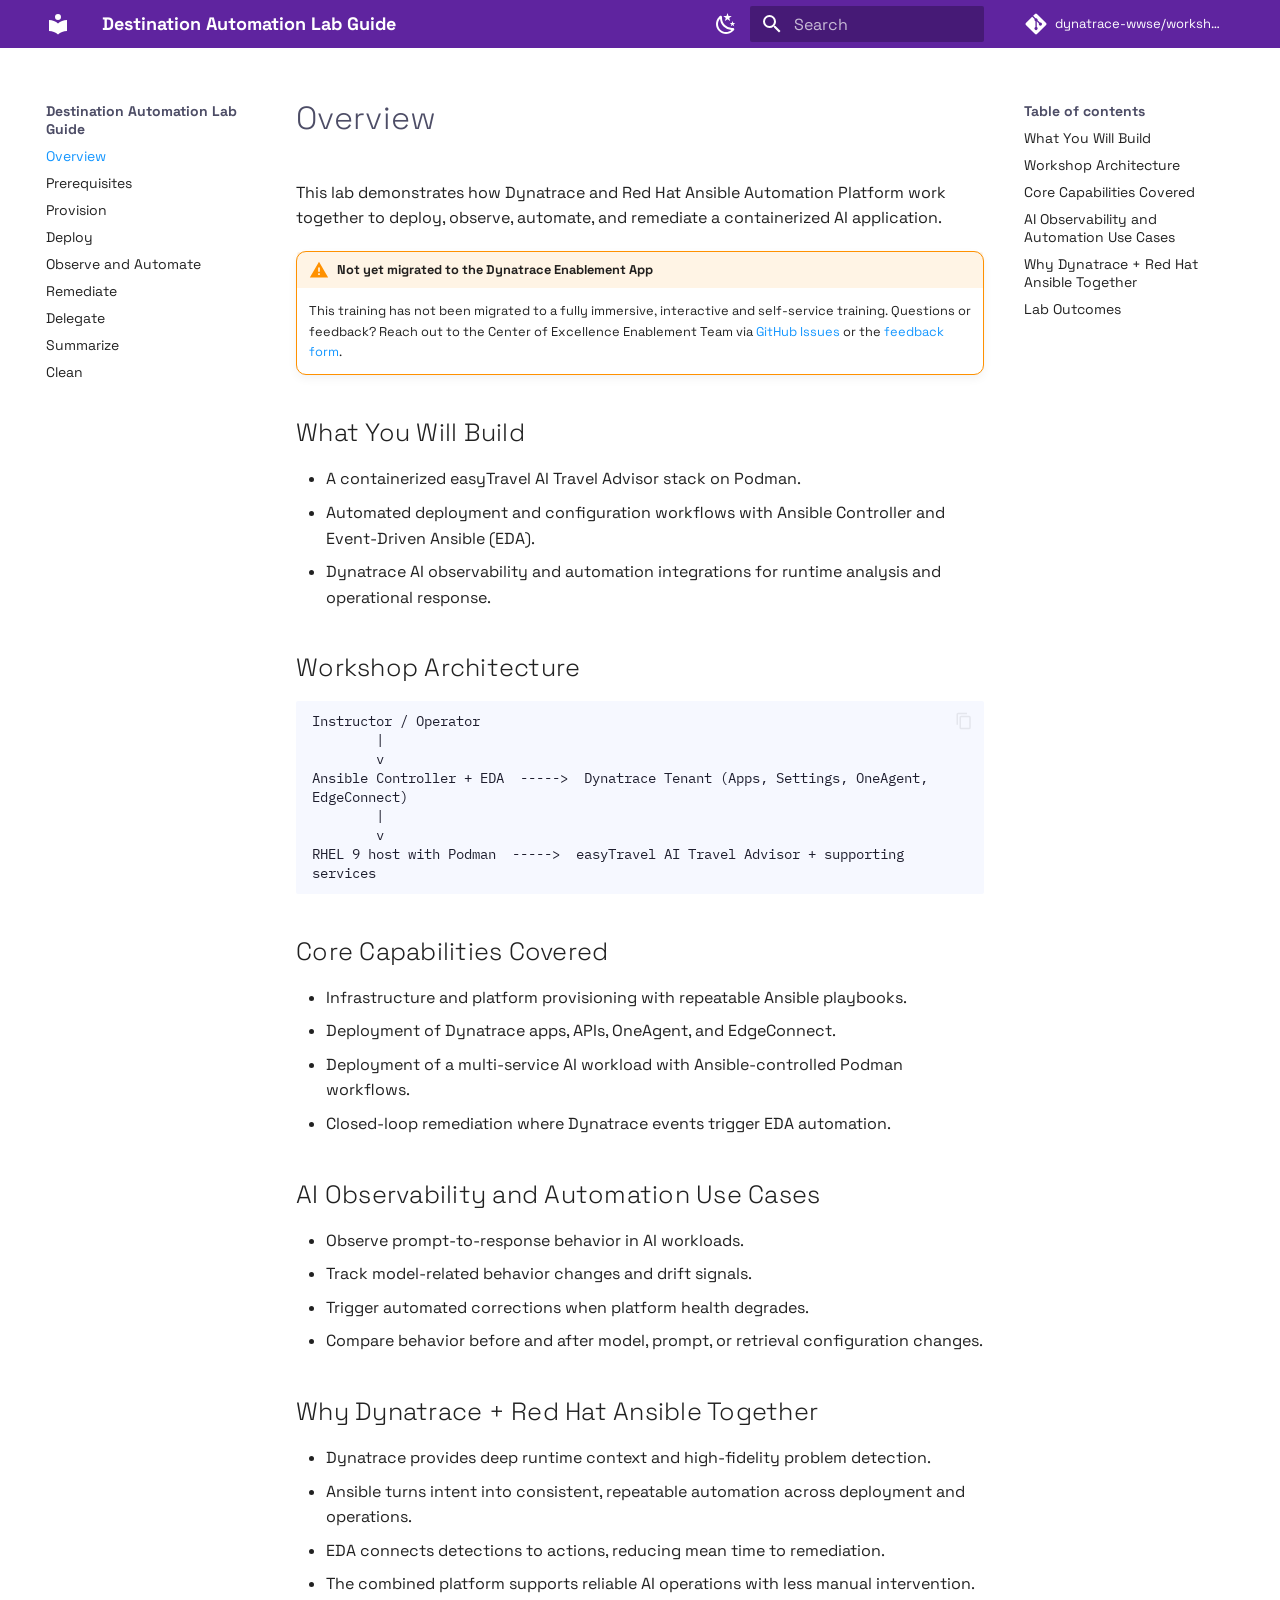
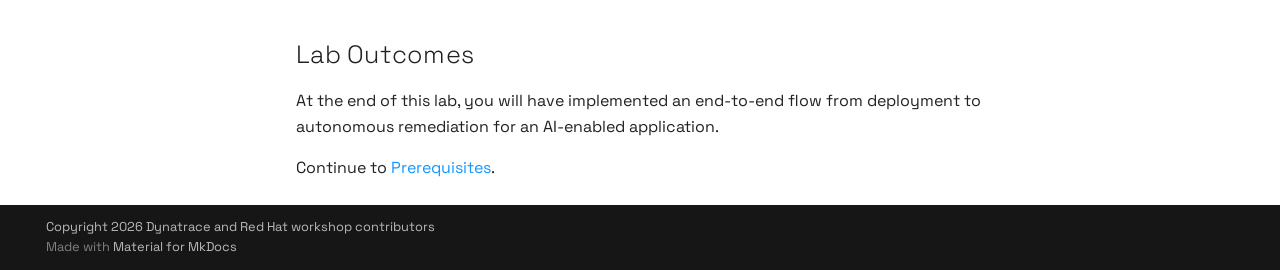
<file: lab-guide/overview/index.html>
<!doctype html>
<html lang="en" class="no-js">
  <head>
    
      <meta charset="utf-8">
      <meta name="viewport" content="width=device-width,initial-scale=1">
      
        <meta name="description" content="Deploy, observe and remediate a containerized easyTravel AI Travel Advisor on Podman with Red Hat Ansible Automation Platform and Dynatrace. Connect Dynatrace problem events to Event-Driven Ansible for closed-loop remediation.">
      
      
      
        <link rel="canonical" href="https://dynatrace-wwse.github.io/workshop-destination-automation/lab-guide/overview/">
      
      
      
        <link rel="next" href="../prerequisites/">
      
      
      <link rel="icon" href="../../assets/images/favicon.png">
      <meta name="generator" content="mkdocs-1.6.1, mkdocs-material-9.5.42">
    
    
      
        <title>Overview - Destination Automation Lab Guide</title>
      
    
    
      <link rel="stylesheet" href="../../assets/stylesheets/main.0253249f.min.css">
      
        
        <link rel="stylesheet" href="../../assets/stylesheets/palette.06af60db.min.css">
      
      


    
    
      
    
    
      
        
        
        <link rel="preconnect" href="https://fonts.gstatic.com" crossorigin>
        <link rel="stylesheet" href="https://fonts.googleapis.com/css?family=Space+Grotesk:300,300i,400,400i,700,700i%7CIBM+Plex+Mono:400,400i,700,700i&display=fallback">
        <style>:root{--md-text-font:"Space Grotesk";--md-code-font:"IBM Plex Mono"}</style>
      
    
    
      <link rel="stylesheet" href="../../assets/stylesheets/brand.css">
    
    <script>__md_scope=new URL("../..",location),__md_hash=e=>[...e].reduce(((e,_)=>(e<<5)-e+_.charCodeAt(0)),0),__md_get=(e,_=localStorage,t=__md_scope)=>JSON.parse(_.getItem(t.pathname+"."+e)),__md_set=(e,_,t=localStorage,a=__md_scope)=>{try{t.setItem(a.pathname+"."+e,JSON.stringify(_))}catch(e){}}</script>
    
      

    
    
    
  </head>
  
  
    
    
      
    
    
    
    
    <body dir="ltr" data-md-color-scheme="dynatrace-light" data-md-color-primary="custom" data-md-color-accent="custom">
  
    
    <input class="md-toggle" data-md-toggle="drawer" type="checkbox" id="__drawer" autocomplete="off">
    <input class="md-toggle" data-md-toggle="search" type="checkbox" id="__search" autocomplete="off">
    <label class="md-overlay" for="__drawer"></label>
    <div data-md-component="skip">
      
        
        <a href="#overview" class="md-skip">
          Skip to content
        </a>
      
    </div>
    <div data-md-component="announce">
      
    </div>
    
    
      

  

<header class="md-header md-header--shadow" data-md-component="header">
  <nav class="md-header__inner md-grid" aria-label="Header">
    <a href="../.." title="Destination Automation Lab Guide" class="md-header__button md-logo" aria-label="Destination Automation Lab Guide" data-md-component="logo">
      
  
  <svg xmlns="http://www.w3.org/2000/svg" viewBox="0 0 24 24"><path d="M12 8a3 3 0 0 0 3-3 3 3 0 0 0-3-3 3 3 0 0 0-3 3 3 3 0 0 0 3 3m0 3.54C9.64 9.35 6.5 8 3 8v11c3.5 0 6.64 1.35 9 3.54 2.36-2.19 5.5-3.54 9-3.54V8c-3.5 0-6.64 1.35-9 3.54"/></svg>

    </a>
    <label class="md-header__button md-icon" for="__drawer">
      
      <svg xmlns="http://www.w3.org/2000/svg" viewBox="0 0 24 24"><path d="M3 6h18v2H3zm0 5h18v2H3zm0 5h18v2H3z"/></svg>
    </label>
    <div class="md-header__title" data-md-component="header-title">
      <div class="md-header__ellipsis">
        <div class="md-header__topic">
          <span class="md-ellipsis">
            Destination Automation Lab Guide
          </span>
        </div>
        <div class="md-header__topic" data-md-component="header-topic">
          <span class="md-ellipsis">
            
              Overview
            
          </span>
        </div>
      </div>
    </div>
    
      
        <form class="md-header__option" data-md-component="palette">
  
    
    
    
    <input class="md-option" data-md-color-media="(prefers-color-scheme: light)" data-md-color-scheme="dynatrace-light" data-md-color-primary="custom" data-md-color-accent="custom"  aria-label="Switch to Red Hat dark mode"  type="radio" name="__palette" id="__palette_0">
    
      <label class="md-header__button md-icon" title="Switch to Red Hat dark mode" for="__palette_1" hidden>
        <svg xmlns="http://www.w3.org/2000/svg" viewBox="0 0 24 24"><path d="m17.75 4.09-2.53 1.94.91 3.06-2.63-1.81-2.63 1.81.91-3.06-2.53-1.94L12.44 4l1.06-3 1.06 3zm3.5 6.91-1.64 1.25.59 1.98-1.7-1.17-1.7 1.17.59-1.98L15.75 11l2.06-.05L18.5 9l.69 1.95zm-2.28 4.95c.83-.08 1.72 1.1 1.19 1.85-.32.45-.66.87-1.08 1.27C15.17 23 8.84 23 4.94 19.07c-3.91-3.9-3.91-10.24 0-14.14.4-.4.82-.76 1.27-1.08.75-.53 1.93.36 1.85 1.19-.27 2.86.69 5.83 2.89 8.02a9.96 9.96 0 0 0 8.02 2.89m-1.64 2.02a12.08 12.08 0 0 1-7.8-3.47c-2.17-2.19-3.33-5-3.49-7.82-2.81 3.14-2.7 7.96.31 10.98 3.02 3.01 7.84 3.12 10.98.31"/></svg>
      </label>
    
  
    
    
    
    <input class="md-option" data-md-color-media="(prefers-color-scheme: dark)" data-md-color-scheme="redhat-dark" data-md-color-primary="custom" data-md-color-accent="custom"  aria-label="Switch to Dynatrace light mode"  type="radio" name="__palette" id="__palette_1">
    
      <label class="md-header__button md-icon" title="Switch to Dynatrace light mode" for="__palette_0" hidden>
        <svg xmlns="http://www.w3.org/2000/svg" viewBox="0 0 24 24"><path d="M12 7a5 5 0 0 1 5 5 5 5 0 0 1-5 5 5 5 0 0 1-5-5 5 5 0 0 1 5-5m0 2a3 3 0 0 0-3 3 3 3 0 0 0 3 3 3 3 0 0 0 3-3 3 3 0 0 0-3-3m0-7 2.39 3.42C13.65 5.15 12.84 5 12 5s-1.65.15-2.39.42zM3.34 7l4.16-.35A7.2 7.2 0 0 0 5.94 8.5c-.44.74-.69 1.5-.83 2.29zm.02 10 1.76-3.77a7.131 7.131 0 0 0 2.38 4.14zM20.65 7l-1.77 3.79a7.02 7.02 0 0 0-2.38-4.15zm-.01 10-4.14.36c.59-.51 1.12-1.14 1.54-1.86.42-.73.69-1.5.83-2.29zM12 22l-2.41-3.44c.74.27 1.55.44 2.41.44.82 0 1.63-.17 2.37-.44z"/></svg>
      </label>
    
  
</form>
      
    
    
      <script>var palette=__md_get("__palette");if(palette&&palette.color){if("(prefers-color-scheme)"===palette.color.media){var media=matchMedia("(prefers-color-scheme: light)"),input=document.querySelector(media.matches?"[data-md-color-media='(prefers-color-scheme: light)']":"[data-md-color-media='(prefers-color-scheme: dark)']");palette.color.media=input.getAttribute("data-md-color-media"),palette.color.scheme=input.getAttribute("data-md-color-scheme"),palette.color.primary=input.getAttribute("data-md-color-primary"),palette.color.accent=input.getAttribute("data-md-color-accent")}for(var[key,value]of Object.entries(palette.color))document.body.setAttribute("data-md-color-"+key,value)}</script>
    
    
    
      <label class="md-header__button md-icon" for="__search">
        
        <svg xmlns="http://www.w3.org/2000/svg" viewBox="0 0 24 24"><path d="M9.5 3A6.5 6.5 0 0 1 16 9.5c0 1.61-.59 3.09-1.56 4.23l.27.27h.79l5 5-1.5 1.5-5-5v-.79l-.27-.27A6.52 6.52 0 0 1 9.5 16 6.5 6.5 0 0 1 3 9.5 6.5 6.5 0 0 1 9.5 3m0 2C7 5 5 7 5 9.5S7 14 9.5 14 14 12 14 9.5 12 5 9.5 5"/></svg>
      </label>
      <div class="md-search" data-md-component="search" role="dialog">
  <label class="md-search__overlay" for="__search"></label>
  <div class="md-search__inner" role="search">
    <form class="md-search__form" name="search">
      <input type="text" class="md-search__input" name="query" aria-label="Search" placeholder="Search" autocapitalize="off" autocorrect="off" autocomplete="off" spellcheck="false" data-md-component="search-query" required>
      <label class="md-search__icon md-icon" for="__search">
        
        <svg xmlns="http://www.w3.org/2000/svg" viewBox="0 0 24 24"><path d="M9.5 3A6.5 6.5 0 0 1 16 9.5c0 1.61-.59 3.09-1.56 4.23l.27.27h.79l5 5-1.5 1.5-5-5v-.79l-.27-.27A6.52 6.52 0 0 1 9.5 16 6.5 6.5 0 0 1 3 9.5 6.5 6.5 0 0 1 9.5 3m0 2C7 5 5 7 5 9.5S7 14 9.5 14 14 12 14 9.5 12 5 9.5 5"/></svg>
        
        <svg xmlns="http://www.w3.org/2000/svg" viewBox="0 0 24 24"><path d="M20 11v2H8l5.5 5.5-1.42 1.42L4.16 12l7.92-7.92L13.5 5.5 8 11z"/></svg>
      </label>
      <nav class="md-search__options" aria-label="Search">
        
        <button type="reset" class="md-search__icon md-icon" title="Clear" aria-label="Clear" tabindex="-1">
          
          <svg xmlns="http://www.w3.org/2000/svg" viewBox="0 0 24 24"><path d="M19 6.41 17.59 5 12 10.59 6.41 5 5 6.41 10.59 12 5 17.59 6.41 19 12 13.41 17.59 19 19 17.59 13.41 12z"/></svg>
        </button>
      </nav>
      
        <div class="md-search__suggest" data-md-component="search-suggest"></div>
      
    </form>
    <div class="md-search__output">
      <div class="md-search__scrollwrap" tabindex="0" data-md-scrollfix>
        <div class="md-search-result" data-md-component="search-result">
          <div class="md-search-result__meta">
            Initializing search
          </div>
          <ol class="md-search-result__list" role="presentation"></ol>
        </div>
      </div>
    </div>
  </div>
</div>
    
    
      <div class="md-header__source">
        <a href="https://github.com/dynatrace-wwse/workshop-destination-automation" title="Go to repository" class="md-source" data-md-component="source">
  <div class="md-source__icon md-icon">
    
    <svg xmlns="http://www.w3.org/2000/svg" viewBox="0 0 448 512"><!--! Font Awesome Free 6.6.0 by @fontawesome - https://fontawesome.com License - https://fontawesome.com/license/free (Icons: CC BY 4.0, Fonts: SIL OFL 1.1, Code: MIT License) Copyright 2024 Fonticons, Inc.--><path d="M439.55 236.05 244 40.45a28.87 28.87 0 0 0-40.81 0l-40.66 40.63 51.52 51.52c27.06-9.14 52.68 16.77 43.39 43.68l49.66 49.66c34.23-11.8 61.18 31 35.47 56.69-26.49 26.49-70.21-2.87-56-37.34L240.22 199v121.85c25.3 12.54 22.26 41.85 9.08 55a34.34 34.34 0 0 1-48.55 0c-17.57-17.6-11.07-46.91 11.25-56v-123c-20.8-8.51-24.6-30.74-18.64-45L142.57 101 8.45 235.14a28.86 28.86 0 0 0 0 40.81l195.61 195.6a28.86 28.86 0 0 0 40.8 0l194.69-194.69a28.86 28.86 0 0 0 0-40.81"/></svg>
  </div>
  <div class="md-source__repository">
    dynatrace-wwse/workshop-destination-automation
  </div>
</a>
      </div>
    
  </nav>
  
</header>
    
    <div class="md-container" data-md-component="container">
      
      
        
          
        
      
      <main class="md-main" data-md-component="main">
        <div class="md-main__inner md-grid">
          
            
              
              <div class="md-sidebar md-sidebar--primary" data-md-component="sidebar" data-md-type="navigation" >
                <div class="md-sidebar__scrollwrap">
                  <div class="md-sidebar__inner">
                    



<nav class="md-nav md-nav--primary" aria-label="Navigation" data-md-level="0">
  <label class="md-nav__title" for="__drawer">
    <a href="../.." title="Destination Automation Lab Guide" class="md-nav__button md-logo" aria-label="Destination Automation Lab Guide" data-md-component="logo">
      
  
  <svg xmlns="http://www.w3.org/2000/svg" viewBox="0 0 24 24"><path d="M12 8a3 3 0 0 0 3-3 3 3 0 0 0-3-3 3 3 0 0 0-3 3 3 3 0 0 0 3 3m0 3.54C9.64 9.35 6.5 8 3 8v11c3.5 0 6.64 1.35 9 3.54 2.36-2.19 5.5-3.54 9-3.54V8c-3.5 0-6.64 1.35-9 3.54"/></svg>

    </a>
    Destination Automation Lab Guide
  </label>
  
    <div class="md-nav__source">
      <a href="https://github.com/dynatrace-wwse/workshop-destination-automation" title="Go to repository" class="md-source" data-md-component="source">
  <div class="md-source__icon md-icon">
    
    <svg xmlns="http://www.w3.org/2000/svg" viewBox="0 0 448 512"><!--! Font Awesome Free 6.6.0 by @fontawesome - https://fontawesome.com License - https://fontawesome.com/license/free (Icons: CC BY 4.0, Fonts: SIL OFL 1.1, Code: MIT License) Copyright 2024 Fonticons, Inc.--><path d="M439.55 236.05 244 40.45a28.87 28.87 0 0 0-40.81 0l-40.66 40.63 51.52 51.52c27.06-9.14 52.68 16.77 43.39 43.68l49.66 49.66c34.23-11.8 61.18 31 35.47 56.69-26.49 26.49-70.21-2.87-56-37.34L240.22 199v121.85c25.3 12.54 22.26 41.85 9.08 55a34.34 34.34 0 0 1-48.55 0c-17.57-17.6-11.07-46.91 11.25-56v-123c-20.8-8.51-24.6-30.74-18.64-45L142.57 101 8.45 235.14a28.86 28.86 0 0 0 0 40.81l195.61 195.6a28.86 28.86 0 0 0 40.8 0l194.69-194.69a28.86 28.86 0 0 0 0-40.81"/></svg>
  </div>
  <div class="md-source__repository">
    dynatrace-wwse/workshop-destination-automation
  </div>
</a>
    </div>
  
  <ul class="md-nav__list" data-md-scrollfix>
    
      
      
  
  
    
  
  
  
    <li class="md-nav__item md-nav__item--active">
      
      <input class="md-nav__toggle md-toggle" type="checkbox" id="__toc">
      
      
        
      
      
        <label class="md-nav__link md-nav__link--active" for="__toc">
          
  
  <span class="md-ellipsis">
    Overview
  </span>
  

          <span class="md-nav__icon md-icon"></span>
        </label>
      
      <a href="./" class="md-nav__link md-nav__link--active">
        
  
  <span class="md-ellipsis">
    Overview
  </span>
  

      </a>
      
        

<nav class="md-nav md-nav--secondary" aria-label="Table of contents">
  
  
  
    
  
  
    <label class="md-nav__title" for="__toc">
      <span class="md-nav__icon md-icon"></span>
      Table of contents
    </label>
    <ul class="md-nav__list" data-md-component="toc" data-md-scrollfix>
      
        <li class="md-nav__item">
  <a href="#what-you-will-build" class="md-nav__link">
    <span class="md-ellipsis">
      What You Will Build
    </span>
  </a>
  
</li>
      
        <li class="md-nav__item">
  <a href="#workshop-architecture" class="md-nav__link">
    <span class="md-ellipsis">
      Workshop Architecture
    </span>
  </a>
  
</li>
      
        <li class="md-nav__item">
  <a href="#core-capabilities-covered" class="md-nav__link">
    <span class="md-ellipsis">
      Core Capabilities Covered
    </span>
  </a>
  
</li>
      
        <li class="md-nav__item">
  <a href="#ai-observability-and-automation-use-cases" class="md-nav__link">
    <span class="md-ellipsis">
      AI Observability and Automation Use Cases
    </span>
  </a>
  
</li>
      
        <li class="md-nav__item">
  <a href="#why-dynatrace-red-hat-ansible-together" class="md-nav__link">
    <span class="md-ellipsis">
      Why Dynatrace + Red Hat Ansible Together
    </span>
  </a>
  
</li>
      
        <li class="md-nav__item">
  <a href="#lab-outcomes" class="md-nav__link">
    <span class="md-ellipsis">
      Lab Outcomes
    </span>
  </a>
  
</li>
      
    </ul>
  
</nav>
      
    </li>
  

    
      
      
  
  
  
  
    <li class="md-nav__item">
      <a href="../prerequisites/" class="md-nav__link">
        
  
  <span class="md-ellipsis">
    Prerequisites
  </span>
  

      </a>
    </li>
  

    
      
      
  
  
  
  
    <li class="md-nav__item">
      <a href="../provision/" class="md-nav__link">
        
  
  <span class="md-ellipsis">
    Provision
  </span>
  

      </a>
    </li>
  

    
      
      
  
  
  
  
    <li class="md-nav__item">
      <a href="../deploy/" class="md-nav__link">
        
  
  <span class="md-ellipsis">
    Deploy
  </span>
  

      </a>
    </li>
  

    
      
      
  
  
  
  
    <li class="md-nav__item">
      <a href="../observe-and-automate/" class="md-nav__link">
        
  
  <span class="md-ellipsis">
    Observe and Automate
  </span>
  

      </a>
    </li>
  

    
      
      
  
  
  
  
    <li class="md-nav__item">
      <a href="../remediate/" class="md-nav__link">
        
  
  <span class="md-ellipsis">
    Remediate
  </span>
  

      </a>
    </li>
  

    
      
      
  
  
  
  
    <li class="md-nav__item">
      <a href="../delegate/" class="md-nav__link">
        
  
  <span class="md-ellipsis">
    Delegate
  </span>
  

      </a>
    </li>
  

    
      
      
  
  
  
  
    <li class="md-nav__item">
      <a href="../summarize/" class="md-nav__link">
        
  
  <span class="md-ellipsis">
    Summarize
  </span>
  

      </a>
    </li>
  

    
      
      
  
  
  
  
    <li class="md-nav__item">
      <a href="../clean/" class="md-nav__link">
        
  
  <span class="md-ellipsis">
    Clean
  </span>
  

      </a>
    </li>
  

    
  </ul>
</nav>
                  </div>
                </div>
              </div>
            
            
              
              <div class="md-sidebar md-sidebar--secondary" data-md-component="sidebar" data-md-type="toc" >
                <div class="md-sidebar__scrollwrap">
                  <div class="md-sidebar__inner">
                    

<nav class="md-nav md-nav--secondary" aria-label="Table of contents">
  
  
  
    
  
  
    <label class="md-nav__title" for="__toc">
      <span class="md-nav__icon md-icon"></span>
      Table of contents
    </label>
    <ul class="md-nav__list" data-md-component="toc" data-md-scrollfix>
      
        <li class="md-nav__item">
  <a href="#what-you-will-build" class="md-nav__link">
    <span class="md-ellipsis">
      What You Will Build
    </span>
  </a>
  
</li>
      
        <li class="md-nav__item">
  <a href="#workshop-architecture" class="md-nav__link">
    <span class="md-ellipsis">
      Workshop Architecture
    </span>
  </a>
  
</li>
      
        <li class="md-nav__item">
  <a href="#core-capabilities-covered" class="md-nav__link">
    <span class="md-ellipsis">
      Core Capabilities Covered
    </span>
  </a>
  
</li>
      
        <li class="md-nav__item">
  <a href="#ai-observability-and-automation-use-cases" class="md-nav__link">
    <span class="md-ellipsis">
      AI Observability and Automation Use Cases
    </span>
  </a>
  
</li>
      
        <li class="md-nav__item">
  <a href="#why-dynatrace-red-hat-ansible-together" class="md-nav__link">
    <span class="md-ellipsis">
      Why Dynatrace + Red Hat Ansible Together
    </span>
  </a>
  
</li>
      
        <li class="md-nav__item">
  <a href="#lab-outcomes" class="md-nav__link">
    <span class="md-ellipsis">
      Lab Outcomes
    </span>
  </a>
  
</li>
      
    </ul>
  
</nav>
                  </div>
                </div>
              </div>
            
          
          
            <div class="md-content" data-md-component="content">
              <article class="md-content__inner md-typeset">
                
                  

  
  


<h1 id="overview">Overview<a class="headerlink" href="#overview" title="Permanent link">&para;</a></h1>
<p>This lab demonstrates how Dynatrace and Red Hat Ansible Automation Platform work together to deploy, observe, automate, and remediate a containerized AI application.</p>
<div class="admonition warning">
<p class="admonition-title">Not yet migrated to the Dynatrace Enablement App</p>
<p>This training has not been migrated to a fully immersive, interactive and self-service training.
Questions or feedback? Reach out to the Center of Excellence Enablement Team via
<a href="https://github.com/dynatrace-wwse/codespaces-framework/issues">GitHub Issues</a>
or the <a href="https://forms.office.com/r/QaCx6VAJe8">feedback form</a>.</p>
</div>
<h2 id="what-you-will-build">What You Will Build<a class="headerlink" href="#what-you-will-build" title="Permanent link">&para;</a></h2>
<ul>
<li>A containerized easyTravel AI Travel Advisor stack on Podman.</li>
<li>Automated deployment and configuration workflows with Ansible Controller and Event-Driven Ansible (EDA).</li>
<li>Dynatrace AI observability and automation integrations for runtime analysis and operational response.</li>
</ul>
<h2 id="workshop-architecture">Workshop Architecture<a class="headerlink" href="#workshop-architecture" title="Permanent link">&para;</a></h2>
<pre><code class="language-text">Instructor / Operator
        |
        v
Ansible Controller + EDA  -----&gt;  Dynatrace Tenant (Apps, Settings, OneAgent, EdgeConnect)
        |
        v
RHEL 9 host with Podman  -----&gt;  easyTravel AI Travel Advisor + supporting services
</code></pre>
<h2 id="core-capabilities-covered">Core Capabilities Covered<a class="headerlink" href="#core-capabilities-covered" title="Permanent link">&para;</a></h2>
<ul>
<li>Infrastructure and platform provisioning with repeatable Ansible playbooks.</li>
<li>Deployment of Dynatrace apps, APIs, OneAgent, and EdgeConnect.</li>
<li>Deployment of a multi-service AI workload with Ansible-controlled Podman workflows.</li>
<li>Closed-loop remediation where Dynatrace events trigger EDA automation.</li>
</ul>
<h2 id="ai-observability-and-automation-use-cases">AI Observability and Automation Use Cases<a class="headerlink" href="#ai-observability-and-automation-use-cases" title="Permanent link">&para;</a></h2>
<ul>
<li>Observe prompt-to-response behavior in AI workloads.</li>
<li>Track model-related behavior changes and drift signals.</li>
<li>Trigger automated corrections when platform health degrades.</li>
<li>Compare behavior before and after model, prompt, or retrieval configuration changes.</li>
</ul>
<h2 id="why-dynatrace-red-hat-ansible-together">Why Dynatrace + Red Hat Ansible Together<a class="headerlink" href="#why-dynatrace-red-hat-ansible-together" title="Permanent link">&para;</a></h2>
<ul>
<li>Dynatrace provides deep runtime context and high-fidelity problem detection.</li>
<li>Ansible turns intent into consistent, repeatable automation across deployment and operations.</li>
<li>EDA connects detections to actions, reducing mean time to remediation.</li>
<li>The combined platform supports reliable AI operations with less manual intervention.</li>
</ul>
<h2 id="lab-outcomes">Lab Outcomes<a class="headerlink" href="#lab-outcomes" title="Permanent link">&para;</a></h2>
<p>At the end of this lab, you will have implemented an end-to-end flow from deployment to autonomous remediation for an AI-enabled application.</p>
<p>Continue to <a href="../prerequisites/">Prerequisites</a>.</p>







  
  






                
              </article>
            </div>
          
          
  <script>var tabs=__md_get("__tabs");if(Array.isArray(tabs))e:for(var set of document.querySelectorAll(".tabbed-set")){var labels=set.querySelector(".tabbed-labels");for(var tab of tabs)for(var label of labels.getElementsByTagName("label"))if(label.innerText.trim()===tab){var input=document.getElementById(label.htmlFor);input.checked=!0;continue e}}</script>

<script>var target=document.getElementById(location.hash.slice(1));target&&target.name&&(target.checked=target.name.startsWith("__tabbed_"))</script>
        </div>
        
          <button type="button" class="md-top md-icon" data-md-component="top" hidden>
  
  <svg xmlns="http://www.w3.org/2000/svg" viewBox="0 0 24 24"><path d="M13 20h-2V8l-5.5 5.5-1.42-1.42L12 4.16l7.92 7.92-1.42 1.42L13 8z"/></svg>
  Back to top
</button>
        
      </main>
      
        <footer class="md-footer">
  
  <div class="md-footer-meta md-typeset">
    <div class="md-footer-meta__inner md-grid">
      <div class="md-copyright">
  
    <div class="md-copyright__highlight">
      Copyright 2026 Dynatrace and Red Hat workshop contributors
    </div>
  
  
    Made with
    <a href="https://squidfunk.github.io/mkdocs-material/" target="_blank" rel="noopener">
      Material for MkDocs
    </a>
  
</div>
      
    </div>
  </div>
</footer>
      
    </div>
    <div class="md-dialog" data-md-component="dialog">
      <div class="md-dialog__inner md-typeset"></div>
    </div>
    
    
    <script id="__config" type="application/json">{"base": "../..", "features": ["content.code.copy", "content.tabs.link", "navigation.sections", "navigation.top", "search.suggest", "search.highlight"], "search": "../../assets/javascripts/workers/search.6ce7567c.min.js", "translations": {"clipboard.copied": "Copied to clipboard", "clipboard.copy": "Copy to clipboard", "search.result.more.one": "1 more on this page", "search.result.more.other": "# more on this page", "search.result.none": "No matching documents", "search.result.one": "1 matching document", "search.result.other": "# matching documents", "search.result.placeholder": "Type to start searching", "search.result.term.missing": "Missing", "select.version": "Select version"}}</script>
    
    
      <script src="../../assets/javascripts/bundle.83f73b43.min.js"></script>
      
    
  </body>
</html>
</file>
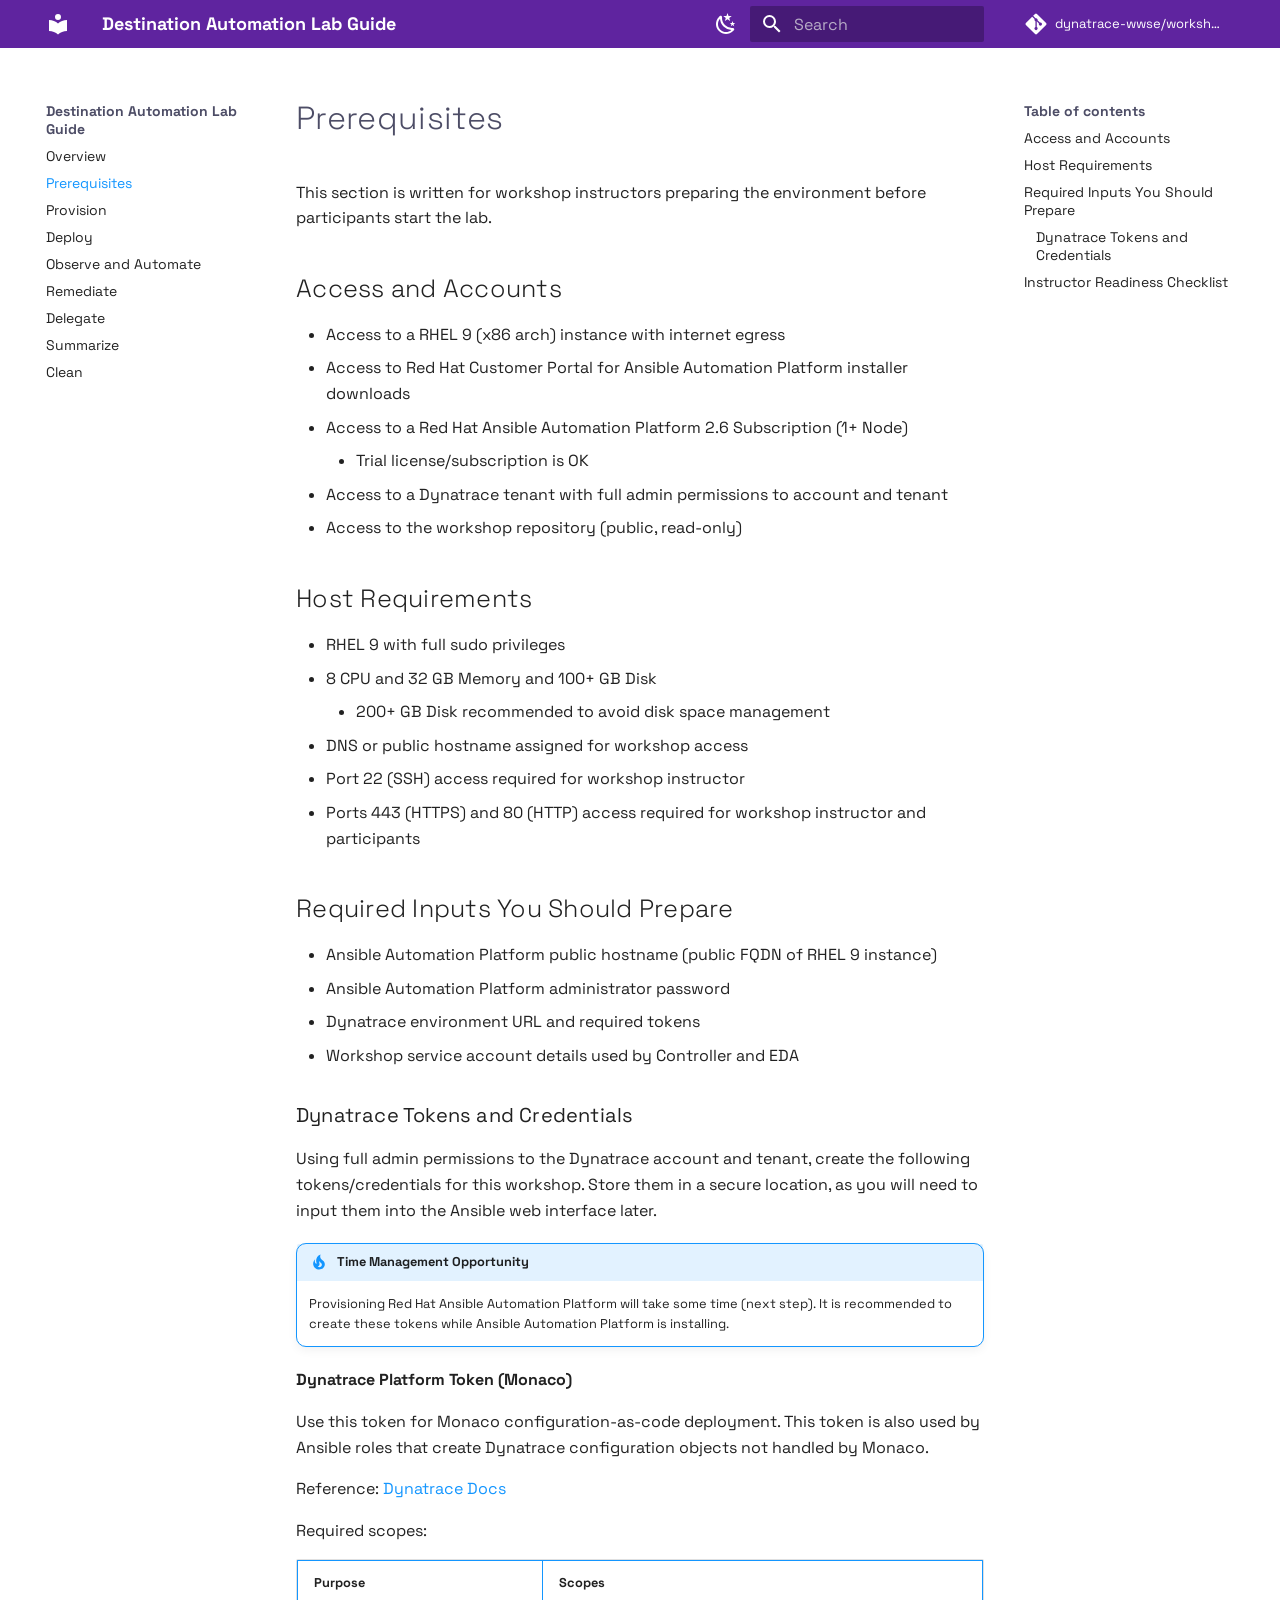
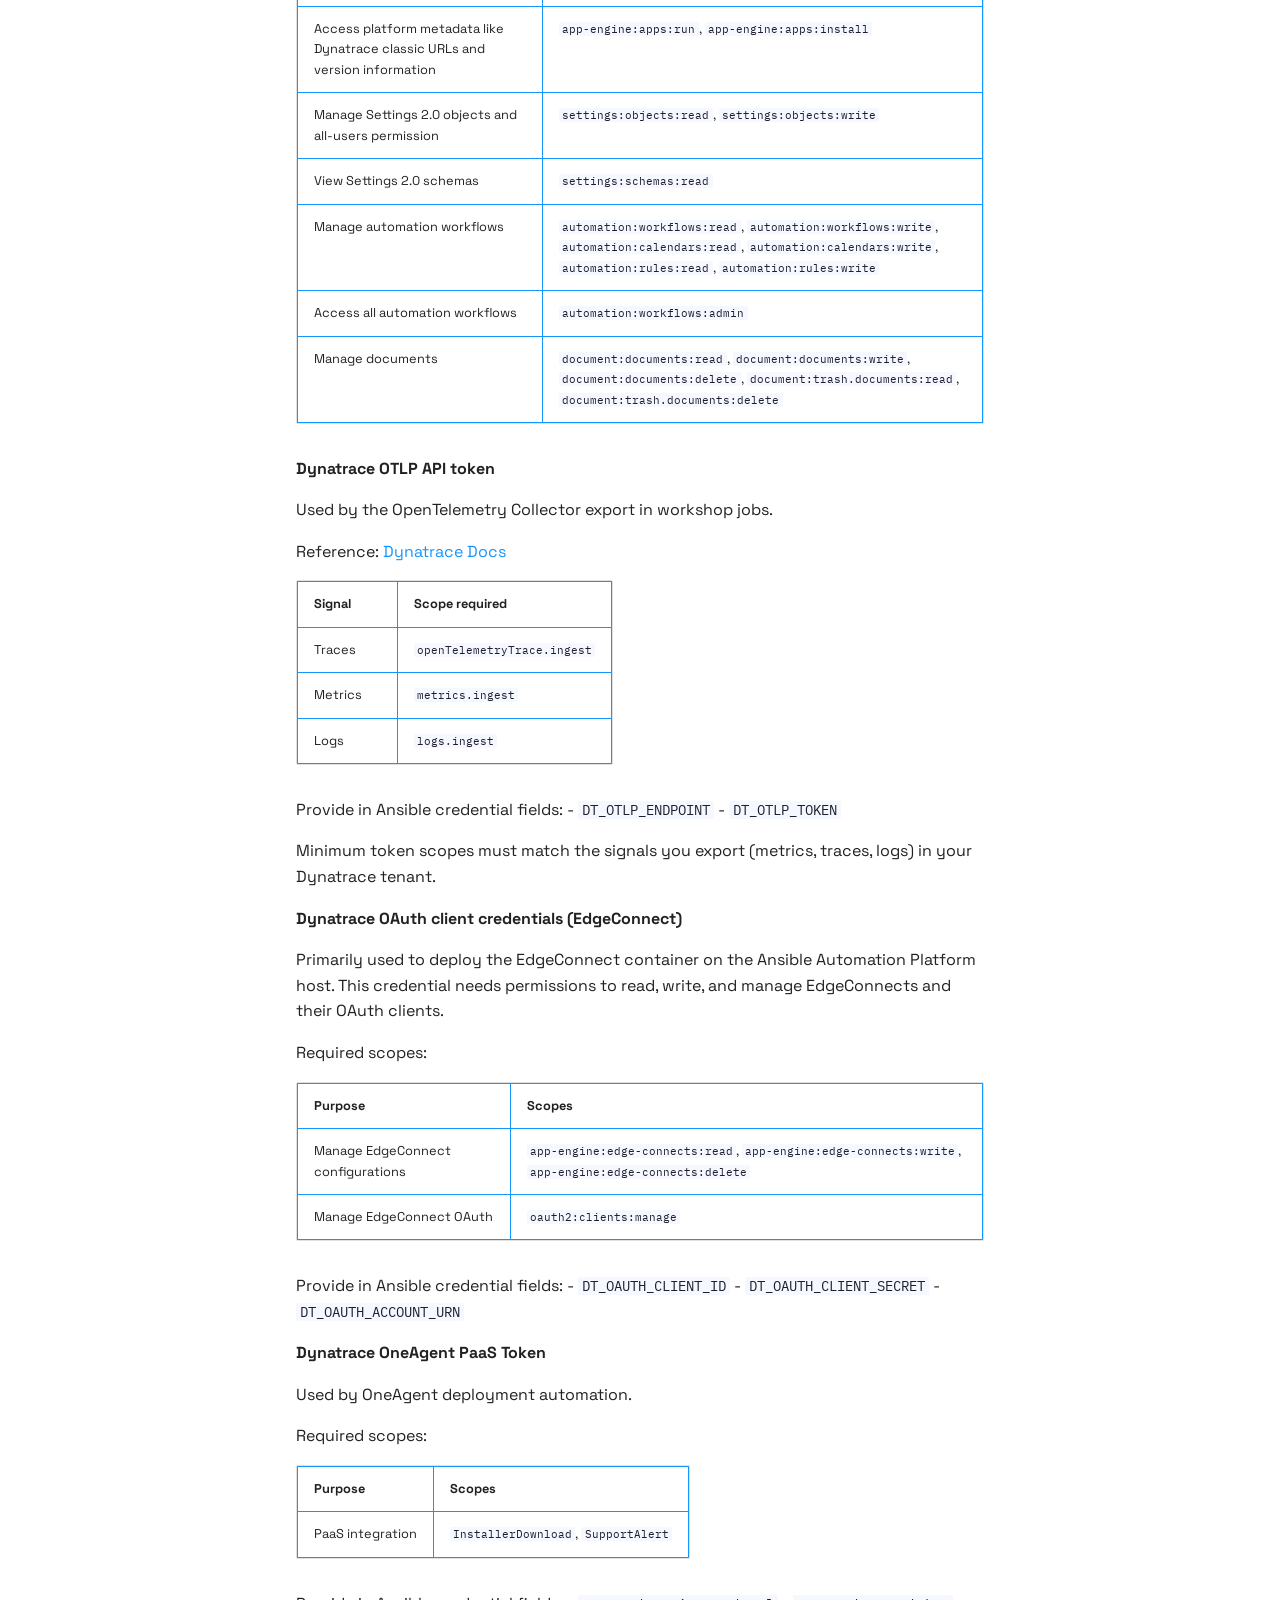
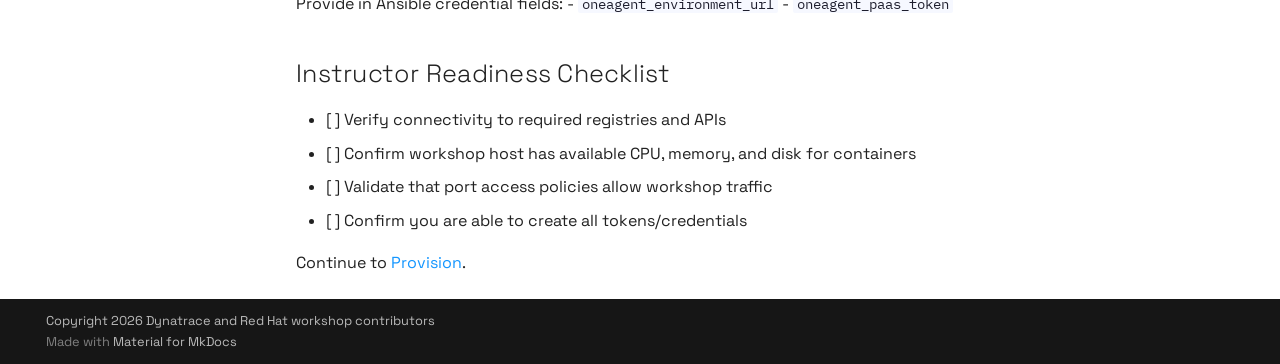
<file: lab-guide/prerequisites/index.html>
<!doctype html>
<html lang="en" class="no-js">
  <head>
    
      <meta charset="utf-8">
      <meta name="viewport" content="width=device-width,initial-scale=1">
      
        <meta name="description" content="Dynatrace and Red Hat Ansible Automation Platform workshop documentation">
      
      
      
        <link rel="canonical" href="https://dynatrace-wwse.github.io/workshop-destination-automation/lab-guide/prerequisites/">
      
      
        <link rel="prev" href="../overview/">
      
      
        <link rel="next" href="../provision/">
      
      
      <link rel="icon" href="../../assets/images/favicon.png">
      <meta name="generator" content="mkdocs-1.6.1, mkdocs-material-9.5.42">
    
    
      
        <title>Prerequisites - Destination Automation Lab Guide</title>
      
    
    
      <link rel="stylesheet" href="../../assets/stylesheets/main.0253249f.min.css">
      
        
        <link rel="stylesheet" href="../../assets/stylesheets/palette.06af60db.min.css">
      
      


    
    
      
    
    
      
        
        
        <link rel="preconnect" href="https://fonts.gstatic.com" crossorigin>
        <link rel="stylesheet" href="https://fonts.googleapis.com/css?family=Space+Grotesk:300,300i,400,400i,700,700i%7CIBM+Plex+Mono:400,400i,700,700i&display=fallback">
        <style>:root{--md-text-font:"Space Grotesk";--md-code-font:"IBM Plex Mono"}</style>
      
    
    
      <link rel="stylesheet" href="../../assets/stylesheets/brand.css">
    
    <script>__md_scope=new URL("../..",location),__md_hash=e=>[...e].reduce(((e,_)=>(e<<5)-e+_.charCodeAt(0)),0),__md_get=(e,_=localStorage,t=__md_scope)=>JSON.parse(_.getItem(t.pathname+"."+e)),__md_set=(e,_,t=localStorage,a=__md_scope)=>{try{t.setItem(a.pathname+"."+e,JSON.stringify(_))}catch(e){}}</script>
    
      

    
    
    
  </head>
  
  
    
    
      
    
    
    
    
    <body dir="ltr" data-md-color-scheme="dynatrace-light" data-md-color-primary="custom" data-md-color-accent="custom">
  
    
    <input class="md-toggle" data-md-toggle="drawer" type="checkbox" id="__drawer" autocomplete="off">
    <input class="md-toggle" data-md-toggle="search" type="checkbox" id="__search" autocomplete="off">
    <label class="md-overlay" for="__drawer"></label>
    <div data-md-component="skip">
      
        
        <a href="#prerequisites" class="md-skip">
          Skip to content
        </a>
      
    </div>
    <div data-md-component="announce">
      
    </div>
    
    
      

  

<header class="md-header md-header--shadow" data-md-component="header">
  <nav class="md-header__inner md-grid" aria-label="Header">
    <a href="../.." title="Destination Automation Lab Guide" class="md-header__button md-logo" aria-label="Destination Automation Lab Guide" data-md-component="logo">
      
  
  <svg xmlns="http://www.w3.org/2000/svg" viewBox="0 0 24 24"><path d="M12 8a3 3 0 0 0 3-3 3 3 0 0 0-3-3 3 3 0 0 0-3 3 3 3 0 0 0 3 3m0 3.54C9.64 9.35 6.5 8 3 8v11c3.5 0 6.64 1.35 9 3.54 2.36-2.19 5.5-3.54 9-3.54V8c-3.5 0-6.64 1.35-9 3.54"/></svg>

    </a>
    <label class="md-header__button md-icon" for="__drawer">
      
      <svg xmlns="http://www.w3.org/2000/svg" viewBox="0 0 24 24"><path d="M3 6h18v2H3zm0 5h18v2H3zm0 5h18v2H3z"/></svg>
    </label>
    <div class="md-header__title" data-md-component="header-title">
      <div class="md-header__ellipsis">
        <div class="md-header__topic">
          <span class="md-ellipsis">
            Destination Automation Lab Guide
          </span>
        </div>
        <div class="md-header__topic" data-md-component="header-topic">
          <span class="md-ellipsis">
            
              Prerequisites
            
          </span>
        </div>
      </div>
    </div>
    
      
        <form class="md-header__option" data-md-component="palette">
  
    
    
    
    <input class="md-option" data-md-color-media="(prefers-color-scheme: light)" data-md-color-scheme="dynatrace-light" data-md-color-primary="custom" data-md-color-accent="custom"  aria-label="Switch to Red Hat dark mode"  type="radio" name="__palette" id="__palette_0">
    
      <label class="md-header__button md-icon" title="Switch to Red Hat dark mode" for="__palette_1" hidden>
        <svg xmlns="http://www.w3.org/2000/svg" viewBox="0 0 24 24"><path d="m17.75 4.09-2.53 1.94.91 3.06-2.63-1.81-2.63 1.81.91-3.06-2.53-1.94L12.44 4l1.06-3 1.06 3zm3.5 6.91-1.64 1.25.59 1.98-1.7-1.17-1.7 1.17.59-1.98L15.75 11l2.06-.05L18.5 9l.69 1.95zm-2.28 4.95c.83-.08 1.72 1.1 1.19 1.85-.32.45-.66.87-1.08 1.27C15.17 23 8.84 23 4.94 19.07c-3.91-3.9-3.91-10.24 0-14.14.4-.4.82-.76 1.27-1.08.75-.53 1.93.36 1.85 1.19-.27 2.86.69 5.83 2.89 8.02a9.96 9.96 0 0 0 8.02 2.89m-1.64 2.02a12.08 12.08 0 0 1-7.8-3.47c-2.17-2.19-3.33-5-3.49-7.82-2.81 3.14-2.7 7.96.31 10.98 3.02 3.01 7.84 3.12 10.98.31"/></svg>
      </label>
    
  
    
    
    
    <input class="md-option" data-md-color-media="(prefers-color-scheme: dark)" data-md-color-scheme="redhat-dark" data-md-color-primary="custom" data-md-color-accent="custom"  aria-label="Switch to Dynatrace light mode"  type="radio" name="__palette" id="__palette_1">
    
      <label class="md-header__button md-icon" title="Switch to Dynatrace light mode" for="__palette_0" hidden>
        <svg xmlns="http://www.w3.org/2000/svg" viewBox="0 0 24 24"><path d="M12 7a5 5 0 0 1 5 5 5 5 0 0 1-5 5 5 5 0 0 1-5-5 5 5 0 0 1 5-5m0 2a3 3 0 0 0-3 3 3 3 0 0 0 3 3 3 3 0 0 0 3-3 3 3 0 0 0-3-3m0-7 2.39 3.42C13.65 5.15 12.84 5 12 5s-1.65.15-2.39.42zM3.34 7l4.16-.35A7.2 7.2 0 0 0 5.94 8.5c-.44.74-.69 1.5-.83 2.29zm.02 10 1.76-3.77a7.131 7.131 0 0 0 2.38 4.14zM20.65 7l-1.77 3.79a7.02 7.02 0 0 0-2.38-4.15zm-.01 10-4.14.36c.59-.51 1.12-1.14 1.54-1.86.42-.73.69-1.5.83-2.29zM12 22l-2.41-3.44c.74.27 1.55.44 2.41.44.82 0 1.63-.17 2.37-.44z"/></svg>
      </label>
    
  
</form>
      
    
    
      <script>var palette=__md_get("__palette");if(palette&&palette.color){if("(prefers-color-scheme)"===palette.color.media){var media=matchMedia("(prefers-color-scheme: light)"),input=document.querySelector(media.matches?"[data-md-color-media='(prefers-color-scheme: light)']":"[data-md-color-media='(prefers-color-scheme: dark)']");palette.color.media=input.getAttribute("data-md-color-media"),palette.color.scheme=input.getAttribute("data-md-color-scheme"),palette.color.primary=input.getAttribute("data-md-color-primary"),palette.color.accent=input.getAttribute("data-md-color-accent")}for(var[key,value]of Object.entries(palette.color))document.body.setAttribute("data-md-color-"+key,value)}</script>
    
    
    
      <label class="md-header__button md-icon" for="__search">
        
        <svg xmlns="http://www.w3.org/2000/svg" viewBox="0 0 24 24"><path d="M9.5 3A6.5 6.5 0 0 1 16 9.5c0 1.61-.59 3.09-1.56 4.23l.27.27h.79l5 5-1.5 1.5-5-5v-.79l-.27-.27A6.52 6.52 0 0 1 9.5 16 6.5 6.5 0 0 1 3 9.5 6.5 6.5 0 0 1 9.5 3m0 2C7 5 5 7 5 9.5S7 14 9.5 14 14 12 14 9.5 12 5 9.5 5"/></svg>
      </label>
      <div class="md-search" data-md-component="search" role="dialog">
  <label class="md-search__overlay" for="__search"></label>
  <div class="md-search__inner" role="search">
    <form class="md-search__form" name="search">
      <input type="text" class="md-search__input" name="query" aria-label="Search" placeholder="Search" autocapitalize="off" autocorrect="off" autocomplete="off" spellcheck="false" data-md-component="search-query" required>
      <label class="md-search__icon md-icon" for="__search">
        
        <svg xmlns="http://www.w3.org/2000/svg" viewBox="0 0 24 24"><path d="M9.5 3A6.5 6.5 0 0 1 16 9.5c0 1.61-.59 3.09-1.56 4.23l.27.27h.79l5 5-1.5 1.5-5-5v-.79l-.27-.27A6.52 6.52 0 0 1 9.5 16 6.5 6.5 0 0 1 3 9.5 6.5 6.5 0 0 1 9.5 3m0 2C7 5 5 7 5 9.5S7 14 9.5 14 14 12 14 9.5 12 5 9.5 5"/></svg>
        
        <svg xmlns="http://www.w3.org/2000/svg" viewBox="0 0 24 24"><path d="M20 11v2H8l5.5 5.5-1.42 1.42L4.16 12l7.92-7.92L13.5 5.5 8 11z"/></svg>
      </label>
      <nav class="md-search__options" aria-label="Search">
        
        <button type="reset" class="md-search__icon md-icon" title="Clear" aria-label="Clear" tabindex="-1">
          
          <svg xmlns="http://www.w3.org/2000/svg" viewBox="0 0 24 24"><path d="M19 6.41 17.59 5 12 10.59 6.41 5 5 6.41 10.59 12 5 17.59 6.41 19 12 13.41 17.59 19 19 17.59 13.41 12z"/></svg>
        </button>
      </nav>
      
        <div class="md-search__suggest" data-md-component="search-suggest"></div>
      
    </form>
    <div class="md-search__output">
      <div class="md-search__scrollwrap" tabindex="0" data-md-scrollfix>
        <div class="md-search-result" data-md-component="search-result">
          <div class="md-search-result__meta">
            Initializing search
          </div>
          <ol class="md-search-result__list" role="presentation"></ol>
        </div>
      </div>
    </div>
  </div>
</div>
    
    
      <div class="md-header__source">
        <a href="https://github.com/dynatrace-wwse/workshop-destination-automation" title="Go to repository" class="md-source" data-md-component="source">
  <div class="md-source__icon md-icon">
    
    <svg xmlns="http://www.w3.org/2000/svg" viewBox="0 0 448 512"><!--! Font Awesome Free 6.6.0 by @fontawesome - https://fontawesome.com License - https://fontawesome.com/license/free (Icons: CC BY 4.0, Fonts: SIL OFL 1.1, Code: MIT License) Copyright 2024 Fonticons, Inc.--><path d="M439.55 236.05 244 40.45a28.87 28.87 0 0 0-40.81 0l-40.66 40.63 51.52 51.52c27.06-9.14 52.68 16.77 43.39 43.68l49.66 49.66c34.23-11.8 61.18 31 35.47 56.69-26.49 26.49-70.21-2.87-56-37.34L240.22 199v121.85c25.3 12.54 22.26 41.85 9.08 55a34.34 34.34 0 0 1-48.55 0c-17.57-17.6-11.07-46.91 11.25-56v-123c-20.8-8.51-24.6-30.74-18.64-45L142.57 101 8.45 235.14a28.86 28.86 0 0 0 0 40.81l195.61 195.6a28.86 28.86 0 0 0 40.8 0l194.69-194.69a28.86 28.86 0 0 0 0-40.81"/></svg>
  </div>
  <div class="md-source__repository">
    dynatrace-wwse/workshop-destination-automation
  </div>
</a>
      </div>
    
  </nav>
  
</header>
    
    <div class="md-container" data-md-component="container">
      
      
        
          
        
      
      <main class="md-main" data-md-component="main">
        <div class="md-main__inner md-grid">
          
            
              
              <div class="md-sidebar md-sidebar--primary" data-md-component="sidebar" data-md-type="navigation" >
                <div class="md-sidebar__scrollwrap">
                  <div class="md-sidebar__inner">
                    



<nav class="md-nav md-nav--primary" aria-label="Navigation" data-md-level="0">
  <label class="md-nav__title" for="__drawer">
    <a href="../.." title="Destination Automation Lab Guide" class="md-nav__button md-logo" aria-label="Destination Automation Lab Guide" data-md-component="logo">
      
  
  <svg xmlns="http://www.w3.org/2000/svg" viewBox="0 0 24 24"><path d="M12 8a3 3 0 0 0 3-3 3 3 0 0 0-3-3 3 3 0 0 0-3 3 3 3 0 0 0 3 3m0 3.54C9.64 9.35 6.5 8 3 8v11c3.5 0 6.64 1.35 9 3.54 2.36-2.19 5.5-3.54 9-3.54V8c-3.5 0-6.64 1.35-9 3.54"/></svg>

    </a>
    Destination Automation Lab Guide
  </label>
  
    <div class="md-nav__source">
      <a href="https://github.com/dynatrace-wwse/workshop-destination-automation" title="Go to repository" class="md-source" data-md-component="source">
  <div class="md-source__icon md-icon">
    
    <svg xmlns="http://www.w3.org/2000/svg" viewBox="0 0 448 512"><!--! Font Awesome Free 6.6.0 by @fontawesome - https://fontawesome.com License - https://fontawesome.com/license/free (Icons: CC BY 4.0, Fonts: SIL OFL 1.1, Code: MIT License) Copyright 2024 Fonticons, Inc.--><path d="M439.55 236.05 244 40.45a28.87 28.87 0 0 0-40.81 0l-40.66 40.63 51.52 51.52c27.06-9.14 52.68 16.77 43.39 43.68l49.66 49.66c34.23-11.8 61.18 31 35.47 56.69-26.49 26.49-70.21-2.87-56-37.34L240.22 199v121.85c25.3 12.54 22.26 41.85 9.08 55a34.34 34.34 0 0 1-48.55 0c-17.57-17.6-11.07-46.91 11.25-56v-123c-20.8-8.51-24.6-30.74-18.64-45L142.57 101 8.45 235.14a28.86 28.86 0 0 0 0 40.81l195.61 195.6a28.86 28.86 0 0 0 40.8 0l194.69-194.69a28.86 28.86 0 0 0 0-40.81"/></svg>
  </div>
  <div class="md-source__repository">
    dynatrace-wwse/workshop-destination-automation
  </div>
</a>
    </div>
  
  <ul class="md-nav__list" data-md-scrollfix>
    
      
      
  
  
  
  
    <li class="md-nav__item">
      <a href="../overview/" class="md-nav__link">
        
  
  <span class="md-ellipsis">
    Overview
  </span>
  

      </a>
    </li>
  

    
      
      
  
  
    
  
  
  
    <li class="md-nav__item md-nav__item--active">
      
      <input class="md-nav__toggle md-toggle" type="checkbox" id="__toc">
      
      
        
      
      
        <label class="md-nav__link md-nav__link--active" for="__toc">
          
  
  <span class="md-ellipsis">
    Prerequisites
  </span>
  

          <span class="md-nav__icon md-icon"></span>
        </label>
      
      <a href="./" class="md-nav__link md-nav__link--active">
        
  
  <span class="md-ellipsis">
    Prerequisites
  </span>
  

      </a>
      
        

<nav class="md-nav md-nav--secondary" aria-label="Table of contents">
  
  
  
    
  
  
    <label class="md-nav__title" for="__toc">
      <span class="md-nav__icon md-icon"></span>
      Table of contents
    </label>
    <ul class="md-nav__list" data-md-component="toc" data-md-scrollfix>
      
        <li class="md-nav__item">
  <a href="#access-and-accounts" class="md-nav__link">
    <span class="md-ellipsis">
      Access and Accounts
    </span>
  </a>
  
</li>
      
        <li class="md-nav__item">
  <a href="#host-requirements" class="md-nav__link">
    <span class="md-ellipsis">
      Host Requirements
    </span>
  </a>
  
</li>
      
        <li class="md-nav__item">
  <a href="#required-inputs-you-should-prepare" class="md-nav__link">
    <span class="md-ellipsis">
      Required Inputs You Should Prepare
    </span>
  </a>
  
    <nav class="md-nav" aria-label="Required Inputs You Should Prepare">
      <ul class="md-nav__list">
        
          <li class="md-nav__item">
  <a href="#dynatrace-tokens-and-credentials" class="md-nav__link">
    <span class="md-ellipsis">
      Dynatrace Tokens and Credentials
    </span>
  </a>
  
</li>
        
      </ul>
    </nav>
  
</li>
      
        <li class="md-nav__item">
  <a href="#instructor-readiness-checklist" class="md-nav__link">
    <span class="md-ellipsis">
      Instructor Readiness Checklist
    </span>
  </a>
  
</li>
      
    </ul>
  
</nav>
      
    </li>
  

    
      
      
  
  
  
  
    <li class="md-nav__item">
      <a href="../provision/" class="md-nav__link">
        
  
  <span class="md-ellipsis">
    Provision
  </span>
  

      </a>
    </li>
  

    
      
      
  
  
  
  
    <li class="md-nav__item">
      <a href="../deploy/" class="md-nav__link">
        
  
  <span class="md-ellipsis">
    Deploy
  </span>
  

      </a>
    </li>
  

    
      
      
  
  
  
  
    <li class="md-nav__item">
      <a href="../observe-and-automate/" class="md-nav__link">
        
  
  <span class="md-ellipsis">
    Observe and Automate
  </span>
  

      </a>
    </li>
  

    
      
      
  
  
  
  
    <li class="md-nav__item">
      <a href="../remediate/" class="md-nav__link">
        
  
  <span class="md-ellipsis">
    Remediate
  </span>
  

      </a>
    </li>
  

    
      
      
  
  
  
  
    <li class="md-nav__item">
      <a href="../delegate/" class="md-nav__link">
        
  
  <span class="md-ellipsis">
    Delegate
  </span>
  

      </a>
    </li>
  

    
      
      
  
  
  
  
    <li class="md-nav__item">
      <a href="../summarize/" class="md-nav__link">
        
  
  <span class="md-ellipsis">
    Summarize
  </span>
  

      </a>
    </li>
  

    
      
      
  
  
  
  
    <li class="md-nav__item">
      <a href="../clean/" class="md-nav__link">
        
  
  <span class="md-ellipsis">
    Clean
  </span>
  

      </a>
    </li>
  

    
  </ul>
</nav>
                  </div>
                </div>
              </div>
            
            
              
              <div class="md-sidebar md-sidebar--secondary" data-md-component="sidebar" data-md-type="toc" >
                <div class="md-sidebar__scrollwrap">
                  <div class="md-sidebar__inner">
                    

<nav class="md-nav md-nav--secondary" aria-label="Table of contents">
  
  
  
    
  
  
    <label class="md-nav__title" for="__toc">
      <span class="md-nav__icon md-icon"></span>
      Table of contents
    </label>
    <ul class="md-nav__list" data-md-component="toc" data-md-scrollfix>
      
        <li class="md-nav__item">
  <a href="#access-and-accounts" class="md-nav__link">
    <span class="md-ellipsis">
      Access and Accounts
    </span>
  </a>
  
</li>
      
        <li class="md-nav__item">
  <a href="#host-requirements" class="md-nav__link">
    <span class="md-ellipsis">
      Host Requirements
    </span>
  </a>
  
</li>
      
        <li class="md-nav__item">
  <a href="#required-inputs-you-should-prepare" class="md-nav__link">
    <span class="md-ellipsis">
      Required Inputs You Should Prepare
    </span>
  </a>
  
    <nav class="md-nav" aria-label="Required Inputs You Should Prepare">
      <ul class="md-nav__list">
        
          <li class="md-nav__item">
  <a href="#dynatrace-tokens-and-credentials" class="md-nav__link">
    <span class="md-ellipsis">
      Dynatrace Tokens and Credentials
    </span>
  </a>
  
</li>
        
      </ul>
    </nav>
  
</li>
      
        <li class="md-nav__item">
  <a href="#instructor-readiness-checklist" class="md-nav__link">
    <span class="md-ellipsis">
      Instructor Readiness Checklist
    </span>
  </a>
  
</li>
      
    </ul>
  
</nav>
                  </div>
                </div>
              </div>
            
          
          
            <div class="md-content" data-md-component="content">
              <article class="md-content__inner md-typeset">
                
                  

  
  


<h1 id="prerequisites">Prerequisites<a class="headerlink" href="#prerequisites" title="Permanent link">&para;</a></h1>
<p>This section is written for workshop instructors preparing the environment before participants start the lab.</p>
<h2 id="access-and-accounts">Access and Accounts<a class="headerlink" href="#access-and-accounts" title="Permanent link">&para;</a></h2>
<ul>
<li>Access to a RHEL 9 (x86 arch) instance with internet egress</li>
<li>Access to Red Hat Customer Portal for Ansible Automation Platform installer downloads</li>
<li>Access to a Red Hat Ansible Automation Platform 2.6 Subscription (1+ Node)<ul>
<li>Trial license/subscription is OK</li>
</ul>
</li>
<li>Access to a Dynatrace tenant with full admin permissions to account and tenant</li>
<li>Access to the workshop repository (public, read-only)</li>
</ul>
<h2 id="host-requirements">Host Requirements<a class="headerlink" href="#host-requirements" title="Permanent link">&para;</a></h2>
<ul>
<li>RHEL 9 with full sudo privileges</li>
<li>8 CPU and 32 GB Memory and 100+ GB Disk<ul>
<li>200+ GB Disk recommended to avoid disk space management</li>
</ul>
</li>
<li>DNS or public hostname assigned for workshop access</li>
<li>Port 22 (SSH) access required for workshop instructor</li>
<li>Ports 443 (HTTPS) and 80 (HTTP) access required for workshop instructor and participants</li>
</ul>
<h2 id="required-inputs-you-should-prepare">Required Inputs You Should Prepare<a class="headerlink" href="#required-inputs-you-should-prepare" title="Permanent link">&para;</a></h2>
<ul>
<li>Ansible Automation Platform public hostname (public FQDN of RHEL 9 instance)</li>
<li>Ansible Automation Platform administrator password</li>
<li>Dynatrace environment URL and required tokens</li>
<li>Workshop service account details used by Controller and EDA</li>
</ul>
<h3 id="dynatrace-tokens-and-credentials">Dynatrace Tokens and Credentials<a class="headerlink" href="#dynatrace-tokens-and-credentials" title="Permanent link">&para;</a></h3>
<p>Using full admin permissions to the Dynatrace account and tenant, create the following tokens/credentials for this workshop.  Store them in a secure location, as you will need to input them into the Ansible web interface later.</p>
<div class="admonition tip">
<p class="admonition-title">Time Management Opportunity</p>
<p>Provisioning Red Hat Ansible Automation Platform will take some time (next step).  It is recommended to create these tokens while Ansible Automation Platform is installing.</p>
</div>
<p><strong>Dynatrace Platform Token (Monaco)</strong></p>
<p>Use this token for Monaco configuration-as-code deployment.  This token is also used by Ansible roles that create Dynatrace configuration objects not handled by Monaco.</p>
<p>Reference: <a href="https://docs.dynatrace.com/docs/deliver/configuration-as-code/monaco/guides/create-platform-token#create-a-platform-token">Dynatrace Docs</a></p>
<p>Required scopes:</p>
<table>
<thead>
<tr>
<th>Purpose</th>
<th>Scopes</th>
</tr>
</thead>
<tbody>
<tr>
<td>Access platform metadata like Dynatrace classic URLs and version information</td>
<td><code>app-engine:apps:run</code>, <code>app-engine:apps:install</code></td>
</tr>
<tr>
<td>Manage Settings 2.0 objects and all-users permission</td>
<td><code>settings:objects:read</code>, <code>settings:objects:write</code></td>
</tr>
<tr>
<td>View Settings 2.0 schemas</td>
<td><code>settings:schemas:read</code></td>
</tr>
<tr>
<td>Manage automation workflows</td>
<td><code>automation:workflows:read</code>, <code>automation:workflows:write</code>, <code>automation:calendars:read</code>, <code>automation:calendars:write</code>, <code>automation:rules:read</code>, <code>automation:rules:write</code></td>
</tr>
<tr>
<td>Access all automation workflows</td>
<td><code>automation:workflows:admin</code></td>
</tr>
<tr>
<td>Manage documents</td>
<td><code>document:documents:read</code>, <code>document:documents:write</code>, <code>document:documents:delete</code>, <code>document:trash.documents:read</code>, <code>document:trash.documents:delete</code></td>
</tr>
</tbody>
</table>
<p><strong>Dynatrace OTLP API token</strong></p>
<p>Used by the OpenTelemetry Collector export in workshop jobs.</p>
<p>Reference: <a href="https://docs.dynatrace.com/docs/shortlink/otel-getstarted-otlpexport#authentication-export-to-activegate">Dynatrace Docs</a></p>
<table>
<thead>
<tr>
<th>Signal</th>
<th>Scope required</th>
</tr>
</thead>
<tbody>
<tr>
<td>Traces</td>
<td><code>openTelemetryTrace.ingest</code></td>
</tr>
<tr>
<td>Metrics</td>
<td><code>metrics.ingest</code></td>
</tr>
<tr>
<td>Logs</td>
<td><code>logs.ingest</code></td>
</tr>
</tbody>
</table>
<p>Provide in Ansible credential fields:
- <code>DT_OTLP_ENDPOINT</code>
- <code>DT_OTLP_TOKEN</code></p>
<p>Minimum token scopes must match the signals you export (metrics, traces, logs) in your Dynatrace tenant.</p>
<p><strong>Dynatrace OAuth client credentials (EdgeConnect)</strong></p>
<p>Primarily used to deploy the EdgeConnect container on the Ansible Automation Platform host.  This credential needs permissions to read, write, and manage EdgeConnects and their OAuth clients.</p>
<p>Required scopes:</p>
<table>
<thead>
<tr>
<th>Purpose</th>
<th>Scopes</th>
</tr>
</thead>
<tbody>
<tr>
<td>Manage EdgeConnect configurations</td>
<td><code>app-engine:edge-connects:read</code>, <code>app-engine:edge-connects:write</code>, <code>app-engine:edge-connects:delete</code></td>
</tr>
<tr>
<td>Manage EdgeConnect OAuth</td>
<td><code>oauth2:clients:manage</code></td>
</tr>
</tbody>
</table>
<p>Provide in Ansible credential fields:
- <code>DT_OAUTH_CLIENT_ID</code>
- <code>DT_OAUTH_CLIENT_SECRET</code>
- <code>DT_OAUTH_ACCOUNT_URN</code></p>
<p><strong>Dynatrace OneAgent PaaS Token</strong></p>
<p>Used by OneAgent deployment automation.</p>
<p>Required scopes:</p>
<table>
<thead>
<tr>
<th>Purpose</th>
<th>Scopes</th>
</tr>
</thead>
<tbody>
<tr>
<td>PaaS integration</td>
<td><code>InstallerDownload</code>, <code>SupportAlert</code></td>
</tr>
</tbody>
</table>
<p>Provide in Ansible credential fields:
- <code>oneagent_environment_url</code>
- <code>oneagent_paas_token</code></p>
<h2 id="instructor-readiness-checklist">Instructor Readiness Checklist<a class="headerlink" href="#instructor-readiness-checklist" title="Permanent link">&para;</a></h2>
<ul>
<li>[ ] Verify connectivity to required registries and APIs</li>
<li>[ ] Confirm workshop host has available CPU, memory, and disk for containers</li>
<li>[ ] Validate that port access policies allow workshop traffic</li>
<li>[ ] Confirm you are able to create all tokens/credentials</li>
</ul>
<p>Continue to <a href="../provision/">Provision</a>.</p>












                
              </article>
            </div>
          
          
  <script>var tabs=__md_get("__tabs");if(Array.isArray(tabs))e:for(var set of document.querySelectorAll(".tabbed-set")){var labels=set.querySelector(".tabbed-labels");for(var tab of tabs)for(var label of labels.getElementsByTagName("label"))if(label.innerText.trim()===tab){var input=document.getElementById(label.htmlFor);input.checked=!0;continue e}}</script>

<script>var target=document.getElementById(location.hash.slice(1));target&&target.name&&(target.checked=target.name.startsWith("__tabbed_"))</script>
        </div>
        
          <button type="button" class="md-top md-icon" data-md-component="top" hidden>
  
  <svg xmlns="http://www.w3.org/2000/svg" viewBox="0 0 24 24"><path d="M13 20h-2V8l-5.5 5.5-1.42-1.42L12 4.16l7.92 7.92-1.42 1.42L13 8z"/></svg>
  Back to top
</button>
        
      </main>
      
        <footer class="md-footer">
  
  <div class="md-footer-meta md-typeset">
    <div class="md-footer-meta__inner md-grid">
      <div class="md-copyright">
  
    <div class="md-copyright__highlight">
      Copyright 2026 Dynatrace and Red Hat workshop contributors
    </div>
  
  
    Made with
    <a href="https://squidfunk.github.io/mkdocs-material/" target="_blank" rel="noopener">
      Material for MkDocs
    </a>
  
</div>
      
    </div>
  </div>
</footer>
      
    </div>
    <div class="md-dialog" data-md-component="dialog">
      <div class="md-dialog__inner md-typeset"></div>
    </div>
    
    
    <script id="__config" type="application/json">{"base": "../..", "features": ["content.code.copy", "content.tabs.link", "navigation.sections", "navigation.top", "search.suggest", "search.highlight"], "search": "../../assets/javascripts/workers/search.6ce7567c.min.js", "translations": {"clipboard.copied": "Copied to clipboard", "clipboard.copy": "Copy to clipboard", "search.result.more.one": "1 more on this page", "search.result.more.other": "# more on this page", "search.result.none": "No matching documents", "search.result.one": "1 matching document", "search.result.other": "# matching documents", "search.result.placeholder": "Type to start searching", "search.result.term.missing": "Missing", "select.version": "Select version"}}</script>
    
    
      <script src="../../assets/javascripts/bundle.83f73b43.min.js"></script>
      
    
  </body>
</html>
</file>
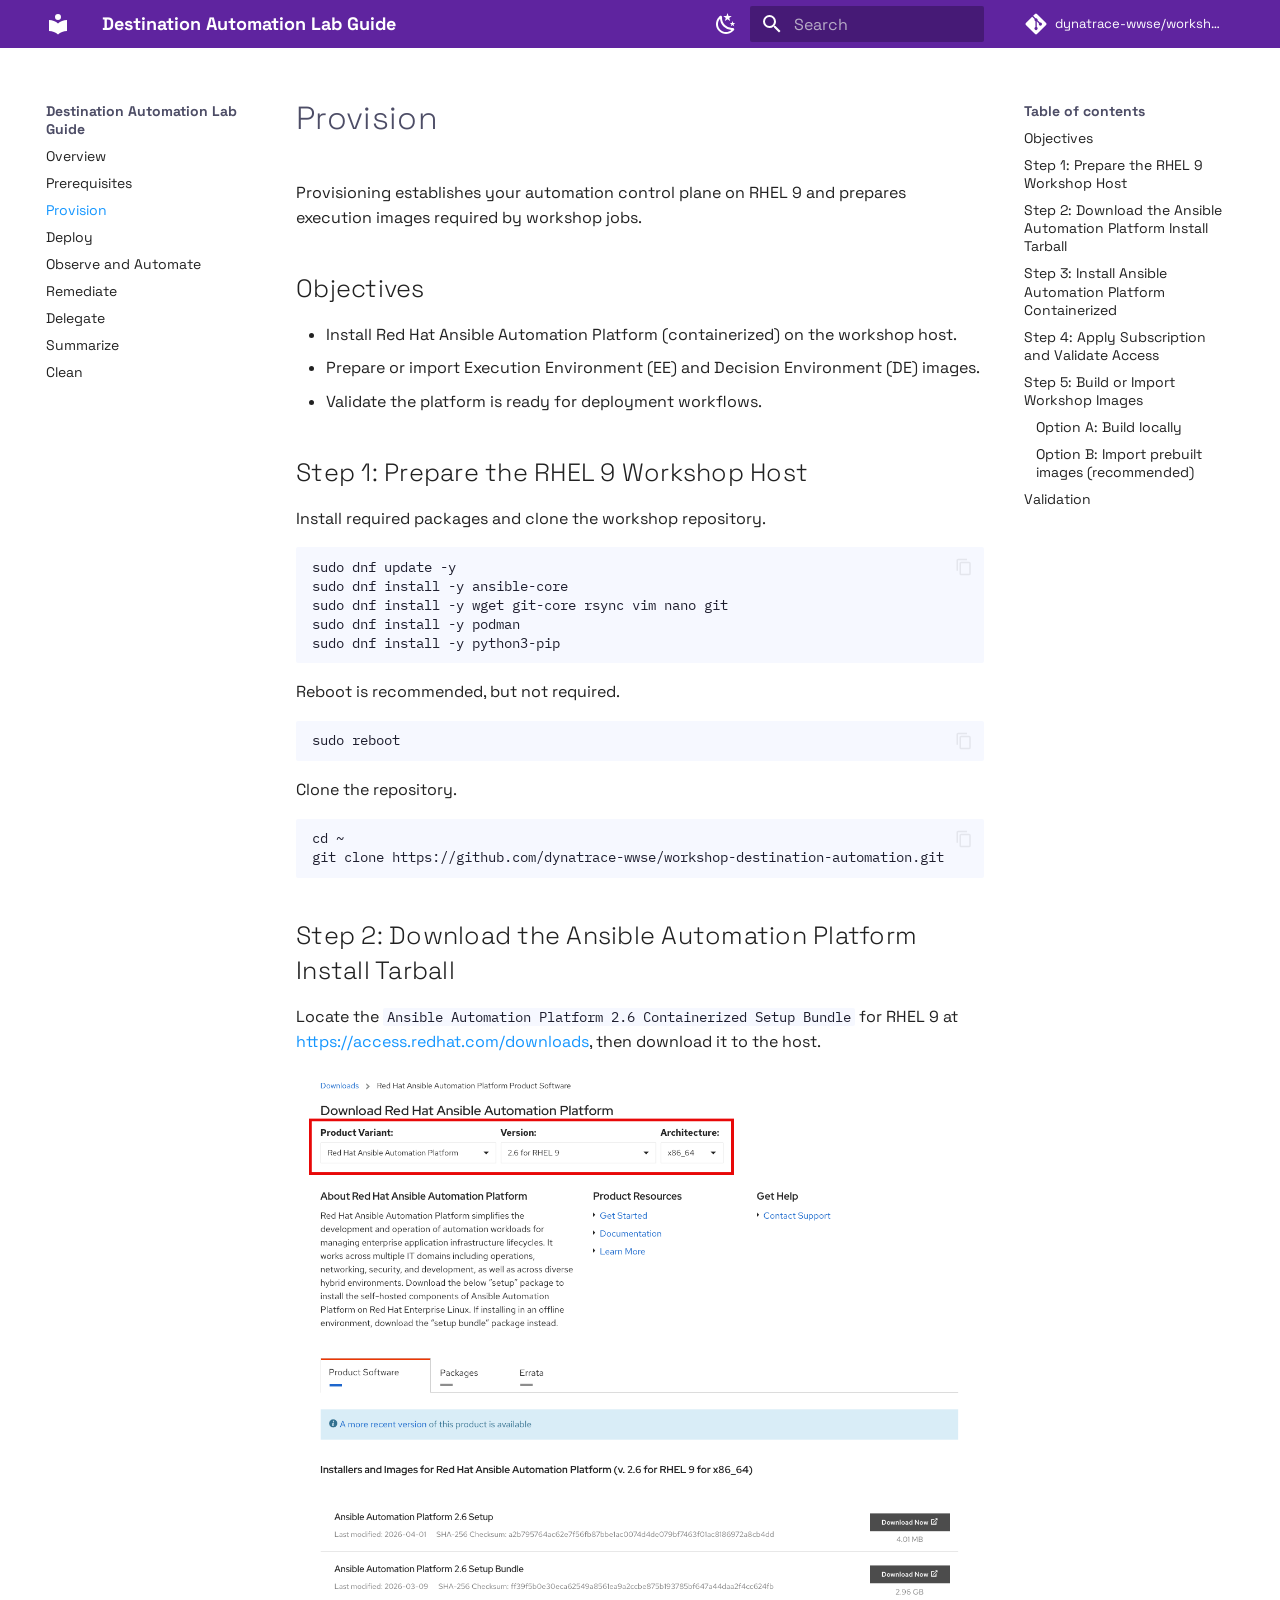
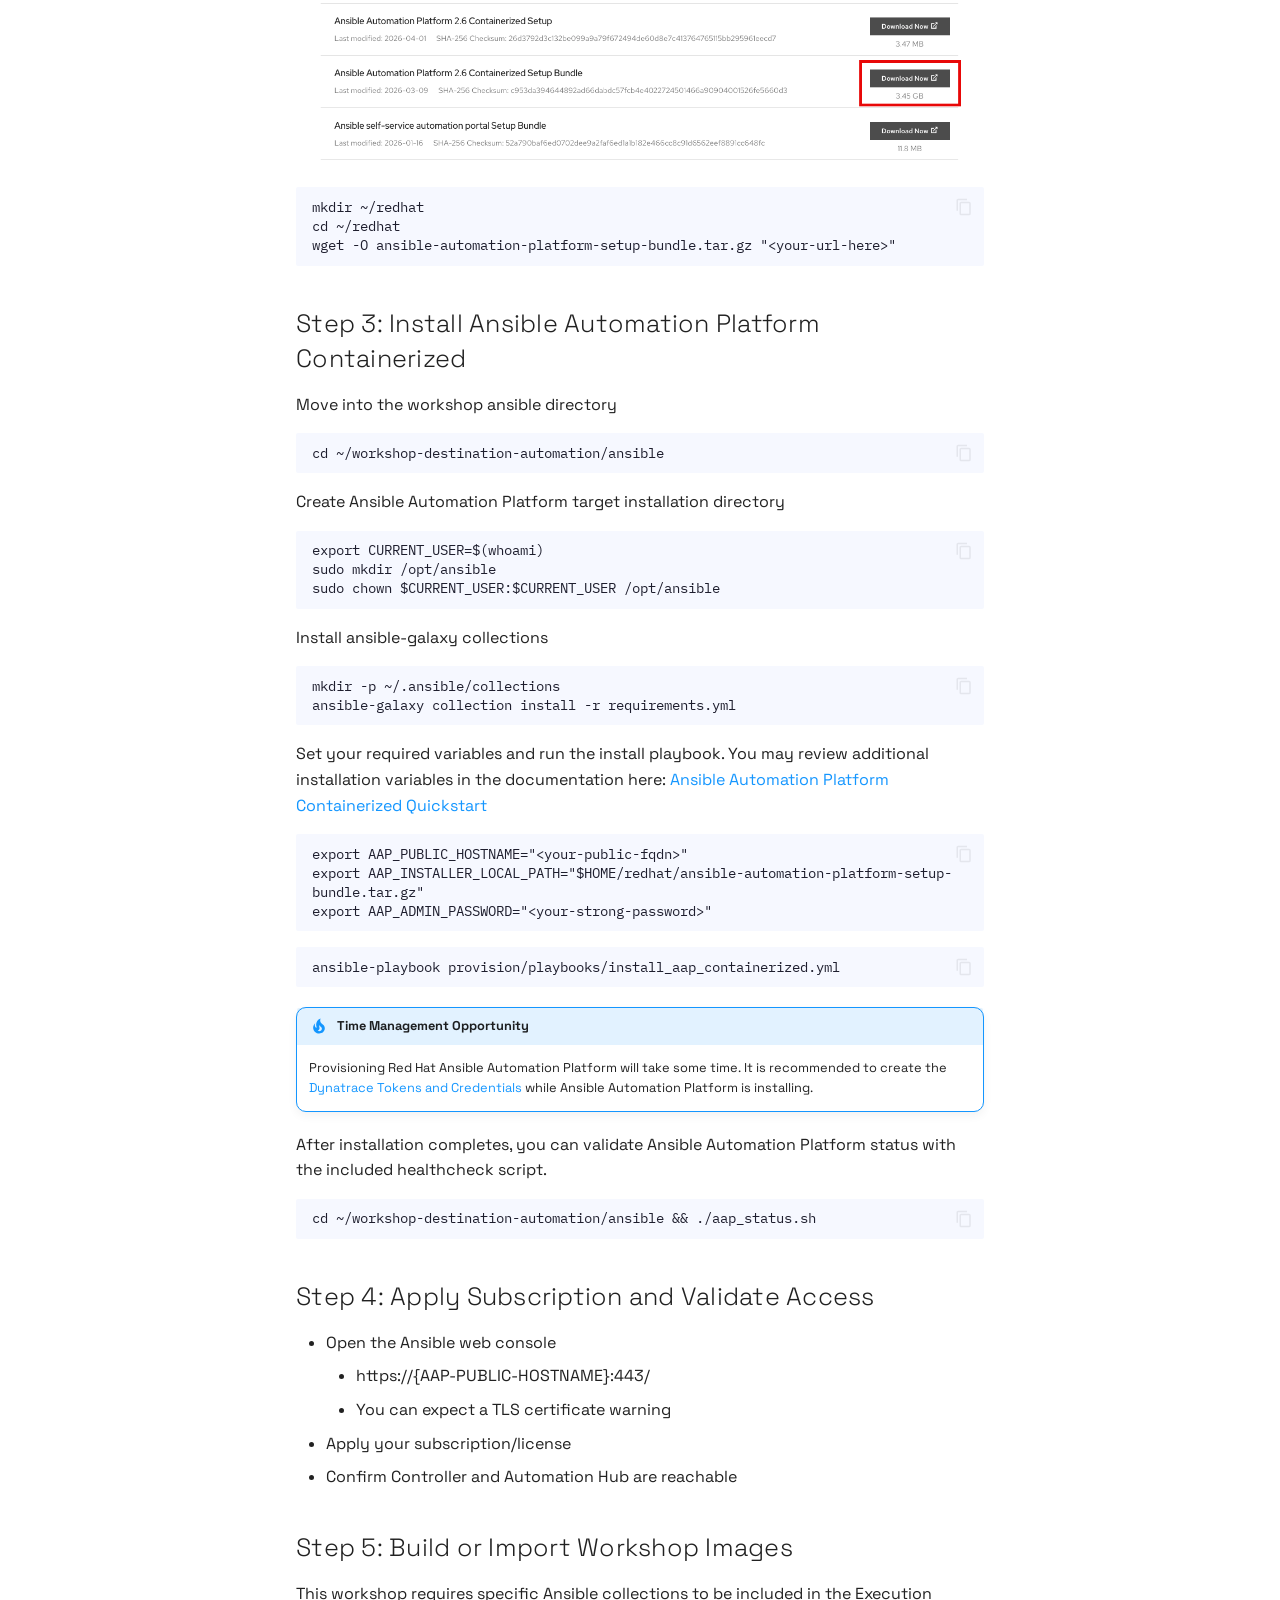
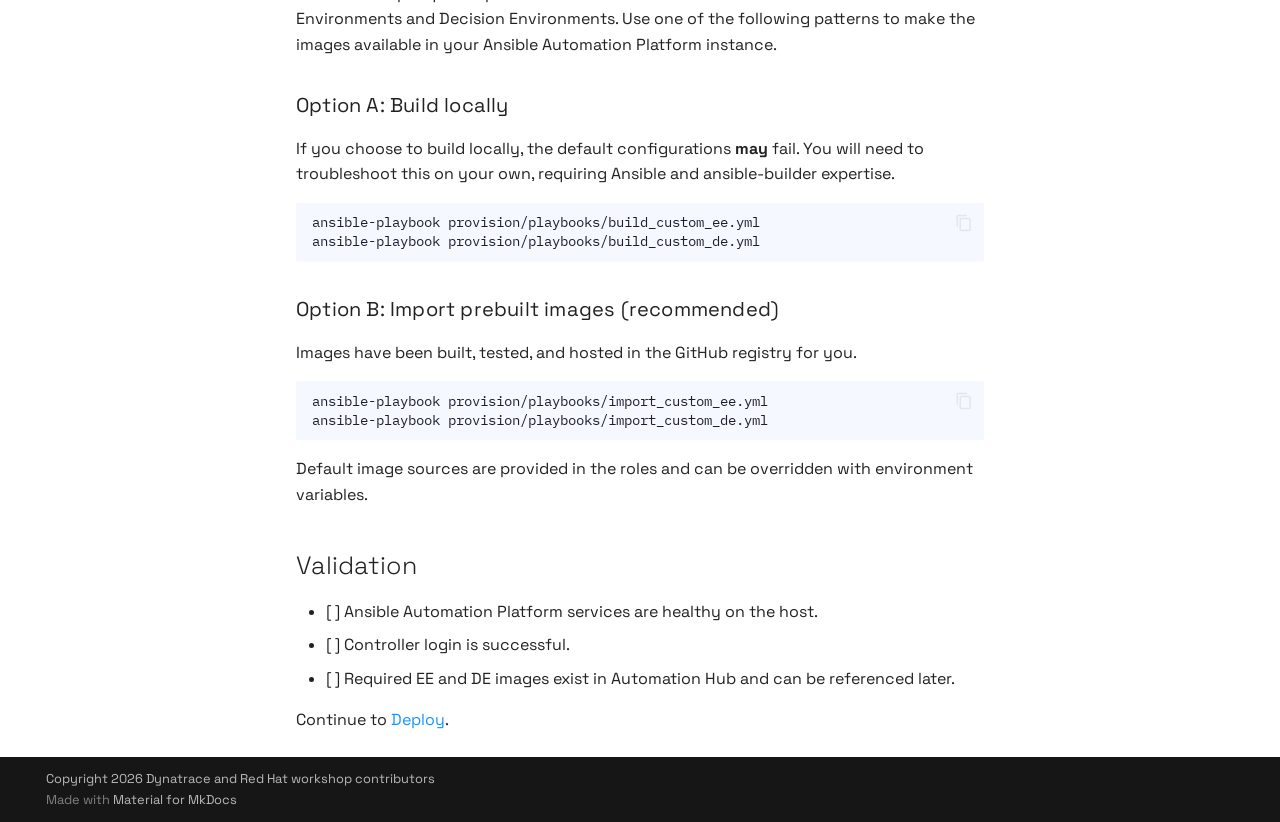
<file: lab-guide/provision/index.html>
<!doctype html>
<html lang="en" class="no-js">
  <head>
    
      <meta charset="utf-8">
      <meta name="viewport" content="width=device-width,initial-scale=1">
      
        <meta name="description" content="Dynatrace and Red Hat Ansible Automation Platform workshop documentation">
      
      
      
        <link rel="canonical" href="https://dynatrace-wwse.github.io/workshop-destination-automation/lab-guide/provision/">
      
      
        <link rel="prev" href="../prerequisites/">
      
      
        <link rel="next" href="../deploy/">
      
      
      <link rel="icon" href="../../assets/images/favicon.png">
      <meta name="generator" content="mkdocs-1.6.1, mkdocs-material-9.5.42">
    
    
      
        <title>Provision - Destination Automation Lab Guide</title>
      
    
    
      <link rel="stylesheet" href="../../assets/stylesheets/main.0253249f.min.css">
      
        
        <link rel="stylesheet" href="../../assets/stylesheets/palette.06af60db.min.css">
      
      


    
    
      
    
    
      
        
        
        <link rel="preconnect" href="https://fonts.gstatic.com" crossorigin>
        <link rel="stylesheet" href="https://fonts.googleapis.com/css?family=Space+Grotesk:300,300i,400,400i,700,700i%7CIBM+Plex+Mono:400,400i,700,700i&display=fallback">
        <style>:root{--md-text-font:"Space Grotesk";--md-code-font:"IBM Plex Mono"}</style>
      
    
    
      <link rel="stylesheet" href="../../assets/stylesheets/brand.css">
    
    <script>__md_scope=new URL("../..",location),__md_hash=e=>[...e].reduce(((e,_)=>(e<<5)-e+_.charCodeAt(0)),0),__md_get=(e,_=localStorage,t=__md_scope)=>JSON.parse(_.getItem(t.pathname+"."+e)),__md_set=(e,_,t=localStorage,a=__md_scope)=>{try{t.setItem(a.pathname+"."+e,JSON.stringify(_))}catch(e){}}</script>
    
      

    
    
    
  </head>
  
  
    
    
      
    
    
    
    
    <body dir="ltr" data-md-color-scheme="dynatrace-light" data-md-color-primary="custom" data-md-color-accent="custom">
  
    
    <input class="md-toggle" data-md-toggle="drawer" type="checkbox" id="__drawer" autocomplete="off">
    <input class="md-toggle" data-md-toggle="search" type="checkbox" id="__search" autocomplete="off">
    <label class="md-overlay" for="__drawer"></label>
    <div data-md-component="skip">
      
        
        <a href="#provision" class="md-skip">
          Skip to content
        </a>
      
    </div>
    <div data-md-component="announce">
      
    </div>
    
    
      

  

<header class="md-header md-header--shadow" data-md-component="header">
  <nav class="md-header__inner md-grid" aria-label="Header">
    <a href="../.." title="Destination Automation Lab Guide" class="md-header__button md-logo" aria-label="Destination Automation Lab Guide" data-md-component="logo">
      
  
  <svg xmlns="http://www.w3.org/2000/svg" viewBox="0 0 24 24"><path d="M12 8a3 3 0 0 0 3-3 3 3 0 0 0-3-3 3 3 0 0 0-3 3 3 3 0 0 0 3 3m0 3.54C9.64 9.35 6.5 8 3 8v11c3.5 0 6.64 1.35 9 3.54 2.36-2.19 5.5-3.54 9-3.54V8c-3.5 0-6.64 1.35-9 3.54"/></svg>

    </a>
    <label class="md-header__button md-icon" for="__drawer">
      
      <svg xmlns="http://www.w3.org/2000/svg" viewBox="0 0 24 24"><path d="M3 6h18v2H3zm0 5h18v2H3zm0 5h18v2H3z"/></svg>
    </label>
    <div class="md-header__title" data-md-component="header-title">
      <div class="md-header__ellipsis">
        <div class="md-header__topic">
          <span class="md-ellipsis">
            Destination Automation Lab Guide
          </span>
        </div>
        <div class="md-header__topic" data-md-component="header-topic">
          <span class="md-ellipsis">
            
              Provision
            
          </span>
        </div>
      </div>
    </div>
    
      
        <form class="md-header__option" data-md-component="palette">
  
    
    
    
    <input class="md-option" data-md-color-media="(prefers-color-scheme: light)" data-md-color-scheme="dynatrace-light" data-md-color-primary="custom" data-md-color-accent="custom"  aria-label="Switch to Red Hat dark mode"  type="radio" name="__palette" id="__palette_0">
    
      <label class="md-header__button md-icon" title="Switch to Red Hat dark mode" for="__palette_1" hidden>
        <svg xmlns="http://www.w3.org/2000/svg" viewBox="0 0 24 24"><path d="m17.75 4.09-2.53 1.94.91 3.06-2.63-1.81-2.63 1.81.91-3.06-2.53-1.94L12.44 4l1.06-3 1.06 3zm3.5 6.91-1.64 1.25.59 1.98-1.7-1.17-1.7 1.17.59-1.98L15.75 11l2.06-.05L18.5 9l.69 1.95zm-2.28 4.95c.83-.08 1.72 1.1 1.19 1.85-.32.45-.66.87-1.08 1.27C15.17 23 8.84 23 4.94 19.07c-3.91-3.9-3.91-10.24 0-14.14.4-.4.82-.76 1.27-1.08.75-.53 1.93.36 1.85 1.19-.27 2.86.69 5.83 2.89 8.02a9.96 9.96 0 0 0 8.02 2.89m-1.64 2.02a12.08 12.08 0 0 1-7.8-3.47c-2.17-2.19-3.33-5-3.49-7.82-2.81 3.14-2.7 7.96.31 10.98 3.02 3.01 7.84 3.12 10.98.31"/></svg>
      </label>
    
  
    
    
    
    <input class="md-option" data-md-color-media="(prefers-color-scheme: dark)" data-md-color-scheme="redhat-dark" data-md-color-primary="custom" data-md-color-accent="custom"  aria-label="Switch to Dynatrace light mode"  type="radio" name="__palette" id="__palette_1">
    
      <label class="md-header__button md-icon" title="Switch to Dynatrace light mode" for="__palette_0" hidden>
        <svg xmlns="http://www.w3.org/2000/svg" viewBox="0 0 24 24"><path d="M12 7a5 5 0 0 1 5 5 5 5 0 0 1-5 5 5 5 0 0 1-5-5 5 5 0 0 1 5-5m0 2a3 3 0 0 0-3 3 3 3 0 0 0 3 3 3 3 0 0 0 3-3 3 3 0 0 0-3-3m0-7 2.39 3.42C13.65 5.15 12.84 5 12 5s-1.65.15-2.39.42zM3.34 7l4.16-.35A7.2 7.2 0 0 0 5.94 8.5c-.44.74-.69 1.5-.83 2.29zm.02 10 1.76-3.77a7.131 7.131 0 0 0 2.38 4.14zM20.65 7l-1.77 3.79a7.02 7.02 0 0 0-2.38-4.15zm-.01 10-4.14.36c.59-.51 1.12-1.14 1.54-1.86.42-.73.69-1.5.83-2.29zM12 22l-2.41-3.44c.74.27 1.55.44 2.41.44.82 0 1.63-.17 2.37-.44z"/></svg>
      </label>
    
  
</form>
      
    
    
      <script>var palette=__md_get("__palette");if(palette&&palette.color){if("(prefers-color-scheme)"===palette.color.media){var media=matchMedia("(prefers-color-scheme: light)"),input=document.querySelector(media.matches?"[data-md-color-media='(prefers-color-scheme: light)']":"[data-md-color-media='(prefers-color-scheme: dark)']");palette.color.media=input.getAttribute("data-md-color-media"),palette.color.scheme=input.getAttribute("data-md-color-scheme"),palette.color.primary=input.getAttribute("data-md-color-primary"),palette.color.accent=input.getAttribute("data-md-color-accent")}for(var[key,value]of Object.entries(palette.color))document.body.setAttribute("data-md-color-"+key,value)}</script>
    
    
    
      <label class="md-header__button md-icon" for="__search">
        
        <svg xmlns="http://www.w3.org/2000/svg" viewBox="0 0 24 24"><path d="M9.5 3A6.5 6.5 0 0 1 16 9.5c0 1.61-.59 3.09-1.56 4.23l.27.27h.79l5 5-1.5 1.5-5-5v-.79l-.27-.27A6.52 6.52 0 0 1 9.5 16 6.5 6.5 0 0 1 3 9.5 6.5 6.5 0 0 1 9.5 3m0 2C7 5 5 7 5 9.5S7 14 9.5 14 14 12 14 9.5 12 5 9.5 5"/></svg>
      </label>
      <div class="md-search" data-md-component="search" role="dialog">
  <label class="md-search__overlay" for="__search"></label>
  <div class="md-search__inner" role="search">
    <form class="md-search__form" name="search">
      <input type="text" class="md-search__input" name="query" aria-label="Search" placeholder="Search" autocapitalize="off" autocorrect="off" autocomplete="off" spellcheck="false" data-md-component="search-query" required>
      <label class="md-search__icon md-icon" for="__search">
        
        <svg xmlns="http://www.w3.org/2000/svg" viewBox="0 0 24 24"><path d="M9.5 3A6.5 6.5 0 0 1 16 9.5c0 1.61-.59 3.09-1.56 4.23l.27.27h.79l5 5-1.5 1.5-5-5v-.79l-.27-.27A6.52 6.52 0 0 1 9.5 16 6.5 6.5 0 0 1 3 9.5 6.5 6.5 0 0 1 9.5 3m0 2C7 5 5 7 5 9.5S7 14 9.5 14 14 12 14 9.5 12 5 9.5 5"/></svg>
        
        <svg xmlns="http://www.w3.org/2000/svg" viewBox="0 0 24 24"><path d="M20 11v2H8l5.5 5.5-1.42 1.42L4.16 12l7.92-7.92L13.5 5.5 8 11z"/></svg>
      </label>
      <nav class="md-search__options" aria-label="Search">
        
        <button type="reset" class="md-search__icon md-icon" title="Clear" aria-label="Clear" tabindex="-1">
          
          <svg xmlns="http://www.w3.org/2000/svg" viewBox="0 0 24 24"><path d="M19 6.41 17.59 5 12 10.59 6.41 5 5 6.41 10.59 12 5 17.59 6.41 19 12 13.41 17.59 19 19 17.59 13.41 12z"/></svg>
        </button>
      </nav>
      
        <div class="md-search__suggest" data-md-component="search-suggest"></div>
      
    </form>
    <div class="md-search__output">
      <div class="md-search__scrollwrap" tabindex="0" data-md-scrollfix>
        <div class="md-search-result" data-md-component="search-result">
          <div class="md-search-result__meta">
            Initializing search
          </div>
          <ol class="md-search-result__list" role="presentation"></ol>
        </div>
      </div>
    </div>
  </div>
</div>
    
    
      <div class="md-header__source">
        <a href="https://github.com/dynatrace-wwse/workshop-destination-automation" title="Go to repository" class="md-source" data-md-component="source">
  <div class="md-source__icon md-icon">
    
    <svg xmlns="http://www.w3.org/2000/svg" viewBox="0 0 448 512"><!--! Font Awesome Free 6.6.0 by @fontawesome - https://fontawesome.com License - https://fontawesome.com/license/free (Icons: CC BY 4.0, Fonts: SIL OFL 1.1, Code: MIT License) Copyright 2024 Fonticons, Inc.--><path d="M439.55 236.05 244 40.45a28.87 28.87 0 0 0-40.81 0l-40.66 40.63 51.52 51.52c27.06-9.14 52.68 16.77 43.39 43.68l49.66 49.66c34.23-11.8 61.18 31 35.47 56.69-26.49 26.49-70.21-2.87-56-37.34L240.22 199v121.85c25.3 12.54 22.26 41.85 9.08 55a34.34 34.34 0 0 1-48.55 0c-17.57-17.6-11.07-46.91 11.25-56v-123c-20.8-8.51-24.6-30.74-18.64-45L142.57 101 8.45 235.14a28.86 28.86 0 0 0 0 40.81l195.61 195.6a28.86 28.86 0 0 0 40.8 0l194.69-194.69a28.86 28.86 0 0 0 0-40.81"/></svg>
  </div>
  <div class="md-source__repository">
    dynatrace-wwse/workshop-destination-automation
  </div>
</a>
      </div>
    
  </nav>
  
</header>
    
    <div class="md-container" data-md-component="container">
      
      
        
          
        
      
      <main class="md-main" data-md-component="main">
        <div class="md-main__inner md-grid">
          
            
              
              <div class="md-sidebar md-sidebar--primary" data-md-component="sidebar" data-md-type="navigation" >
                <div class="md-sidebar__scrollwrap">
                  <div class="md-sidebar__inner">
                    



<nav class="md-nav md-nav--primary" aria-label="Navigation" data-md-level="0">
  <label class="md-nav__title" for="__drawer">
    <a href="../.." title="Destination Automation Lab Guide" class="md-nav__button md-logo" aria-label="Destination Automation Lab Guide" data-md-component="logo">
      
  
  <svg xmlns="http://www.w3.org/2000/svg" viewBox="0 0 24 24"><path d="M12 8a3 3 0 0 0 3-3 3 3 0 0 0-3-3 3 3 0 0 0-3 3 3 3 0 0 0 3 3m0 3.54C9.64 9.35 6.5 8 3 8v11c3.5 0 6.64 1.35 9 3.54 2.36-2.19 5.5-3.54 9-3.54V8c-3.5 0-6.64 1.35-9 3.54"/></svg>

    </a>
    Destination Automation Lab Guide
  </label>
  
    <div class="md-nav__source">
      <a href="https://github.com/dynatrace-wwse/workshop-destination-automation" title="Go to repository" class="md-source" data-md-component="source">
  <div class="md-source__icon md-icon">
    
    <svg xmlns="http://www.w3.org/2000/svg" viewBox="0 0 448 512"><!--! Font Awesome Free 6.6.0 by @fontawesome - https://fontawesome.com License - https://fontawesome.com/license/free (Icons: CC BY 4.0, Fonts: SIL OFL 1.1, Code: MIT License) Copyright 2024 Fonticons, Inc.--><path d="M439.55 236.05 244 40.45a28.87 28.87 0 0 0-40.81 0l-40.66 40.63 51.52 51.52c27.06-9.14 52.68 16.77 43.39 43.68l49.66 49.66c34.23-11.8 61.18 31 35.47 56.69-26.49 26.49-70.21-2.87-56-37.34L240.22 199v121.85c25.3 12.54 22.26 41.85 9.08 55a34.34 34.34 0 0 1-48.55 0c-17.57-17.6-11.07-46.91 11.25-56v-123c-20.8-8.51-24.6-30.74-18.64-45L142.57 101 8.45 235.14a28.86 28.86 0 0 0 0 40.81l195.61 195.6a28.86 28.86 0 0 0 40.8 0l194.69-194.69a28.86 28.86 0 0 0 0-40.81"/></svg>
  </div>
  <div class="md-source__repository">
    dynatrace-wwse/workshop-destination-automation
  </div>
</a>
    </div>
  
  <ul class="md-nav__list" data-md-scrollfix>
    
      
      
  
  
  
  
    <li class="md-nav__item">
      <a href="../overview/" class="md-nav__link">
        
  
  <span class="md-ellipsis">
    Overview
  </span>
  

      </a>
    </li>
  

    
      
      
  
  
  
  
    <li class="md-nav__item">
      <a href="../prerequisites/" class="md-nav__link">
        
  
  <span class="md-ellipsis">
    Prerequisites
  </span>
  

      </a>
    </li>
  

    
      
      
  
  
    
  
  
  
    <li class="md-nav__item md-nav__item--active">
      
      <input class="md-nav__toggle md-toggle" type="checkbox" id="__toc">
      
      
        
      
      
        <label class="md-nav__link md-nav__link--active" for="__toc">
          
  
  <span class="md-ellipsis">
    Provision
  </span>
  

          <span class="md-nav__icon md-icon"></span>
        </label>
      
      <a href="./" class="md-nav__link md-nav__link--active">
        
  
  <span class="md-ellipsis">
    Provision
  </span>
  

      </a>
      
        

<nav class="md-nav md-nav--secondary" aria-label="Table of contents">
  
  
  
    
  
  
    <label class="md-nav__title" for="__toc">
      <span class="md-nav__icon md-icon"></span>
      Table of contents
    </label>
    <ul class="md-nav__list" data-md-component="toc" data-md-scrollfix>
      
        <li class="md-nav__item">
  <a href="#objectives" class="md-nav__link">
    <span class="md-ellipsis">
      Objectives
    </span>
  </a>
  
</li>
      
        <li class="md-nav__item">
  <a href="#step-1-prepare-the-rhel-9-workshop-host" class="md-nav__link">
    <span class="md-ellipsis">
      Step 1: Prepare the RHEL 9 Workshop Host
    </span>
  </a>
  
</li>
      
        <li class="md-nav__item">
  <a href="#step-2-download-the-ansible-automation-platform-install-tarball" class="md-nav__link">
    <span class="md-ellipsis">
      Step 2: Download the Ansible Automation Platform Install Tarball
    </span>
  </a>
  
</li>
      
        <li class="md-nav__item">
  <a href="#step-3-install-ansible-automation-platform-containerized" class="md-nav__link">
    <span class="md-ellipsis">
      Step 3: Install Ansible Automation Platform Containerized
    </span>
  </a>
  
</li>
      
        <li class="md-nav__item">
  <a href="#step-4-apply-subscription-and-validate-access" class="md-nav__link">
    <span class="md-ellipsis">
      Step 4: Apply Subscription and Validate Access
    </span>
  </a>
  
</li>
      
        <li class="md-nav__item">
  <a href="#step-5-build-or-import-workshop-images" class="md-nav__link">
    <span class="md-ellipsis">
      Step 5: Build or Import Workshop Images
    </span>
  </a>
  
    <nav class="md-nav" aria-label="Step 5: Build or Import Workshop Images">
      <ul class="md-nav__list">
        
          <li class="md-nav__item">
  <a href="#option-a-build-locally" class="md-nav__link">
    <span class="md-ellipsis">
      Option A: Build locally
    </span>
  </a>
  
</li>
        
          <li class="md-nav__item">
  <a href="#option-b-import-prebuilt-images-recommended" class="md-nav__link">
    <span class="md-ellipsis">
      Option B: Import prebuilt images (recommended)
    </span>
  </a>
  
</li>
        
      </ul>
    </nav>
  
</li>
      
        <li class="md-nav__item">
  <a href="#validation" class="md-nav__link">
    <span class="md-ellipsis">
      Validation
    </span>
  </a>
  
</li>
      
    </ul>
  
</nav>
      
    </li>
  

    
      
      
  
  
  
  
    <li class="md-nav__item">
      <a href="../deploy/" class="md-nav__link">
        
  
  <span class="md-ellipsis">
    Deploy
  </span>
  

      </a>
    </li>
  

    
      
      
  
  
  
  
    <li class="md-nav__item">
      <a href="../observe-and-automate/" class="md-nav__link">
        
  
  <span class="md-ellipsis">
    Observe and Automate
  </span>
  

      </a>
    </li>
  

    
      
      
  
  
  
  
    <li class="md-nav__item">
      <a href="../remediate/" class="md-nav__link">
        
  
  <span class="md-ellipsis">
    Remediate
  </span>
  

      </a>
    </li>
  

    
      
      
  
  
  
  
    <li class="md-nav__item">
      <a href="../delegate/" class="md-nav__link">
        
  
  <span class="md-ellipsis">
    Delegate
  </span>
  

      </a>
    </li>
  

    
      
      
  
  
  
  
    <li class="md-nav__item">
      <a href="../summarize/" class="md-nav__link">
        
  
  <span class="md-ellipsis">
    Summarize
  </span>
  

      </a>
    </li>
  

    
      
      
  
  
  
  
    <li class="md-nav__item">
      <a href="../clean/" class="md-nav__link">
        
  
  <span class="md-ellipsis">
    Clean
  </span>
  

      </a>
    </li>
  

    
  </ul>
</nav>
                  </div>
                </div>
              </div>
            
            
              
              <div class="md-sidebar md-sidebar--secondary" data-md-component="sidebar" data-md-type="toc" >
                <div class="md-sidebar__scrollwrap">
                  <div class="md-sidebar__inner">
                    

<nav class="md-nav md-nav--secondary" aria-label="Table of contents">
  
  
  
    
  
  
    <label class="md-nav__title" for="__toc">
      <span class="md-nav__icon md-icon"></span>
      Table of contents
    </label>
    <ul class="md-nav__list" data-md-component="toc" data-md-scrollfix>
      
        <li class="md-nav__item">
  <a href="#objectives" class="md-nav__link">
    <span class="md-ellipsis">
      Objectives
    </span>
  </a>
  
</li>
      
        <li class="md-nav__item">
  <a href="#step-1-prepare-the-rhel-9-workshop-host" class="md-nav__link">
    <span class="md-ellipsis">
      Step 1: Prepare the RHEL 9 Workshop Host
    </span>
  </a>
  
</li>
      
        <li class="md-nav__item">
  <a href="#step-2-download-the-ansible-automation-platform-install-tarball" class="md-nav__link">
    <span class="md-ellipsis">
      Step 2: Download the Ansible Automation Platform Install Tarball
    </span>
  </a>
  
</li>
      
        <li class="md-nav__item">
  <a href="#step-3-install-ansible-automation-platform-containerized" class="md-nav__link">
    <span class="md-ellipsis">
      Step 3: Install Ansible Automation Platform Containerized
    </span>
  </a>
  
</li>
      
        <li class="md-nav__item">
  <a href="#step-4-apply-subscription-and-validate-access" class="md-nav__link">
    <span class="md-ellipsis">
      Step 4: Apply Subscription and Validate Access
    </span>
  </a>
  
</li>
      
        <li class="md-nav__item">
  <a href="#step-5-build-or-import-workshop-images" class="md-nav__link">
    <span class="md-ellipsis">
      Step 5: Build or Import Workshop Images
    </span>
  </a>
  
    <nav class="md-nav" aria-label="Step 5: Build or Import Workshop Images">
      <ul class="md-nav__list">
        
          <li class="md-nav__item">
  <a href="#option-a-build-locally" class="md-nav__link">
    <span class="md-ellipsis">
      Option A: Build locally
    </span>
  </a>
  
</li>
        
          <li class="md-nav__item">
  <a href="#option-b-import-prebuilt-images-recommended" class="md-nav__link">
    <span class="md-ellipsis">
      Option B: Import prebuilt images (recommended)
    </span>
  </a>
  
</li>
        
      </ul>
    </nav>
  
</li>
      
        <li class="md-nav__item">
  <a href="#validation" class="md-nav__link">
    <span class="md-ellipsis">
      Validation
    </span>
  </a>
  
</li>
      
    </ul>
  
</nav>
                  </div>
                </div>
              </div>
            
          
          
            <div class="md-content" data-md-component="content">
              <article class="md-content__inner md-typeset">
                
                  

  
  


<h1 id="provision">Provision<a class="headerlink" href="#provision" title="Permanent link">&para;</a></h1>
<p>Provisioning establishes your automation control plane on RHEL 9 and prepares execution images required by workshop jobs.</p>
<h2 id="objectives">Objectives<a class="headerlink" href="#objectives" title="Permanent link">&para;</a></h2>
<ul>
<li>Install Red Hat Ansible Automation Platform (containerized) on the workshop host.</li>
<li>Prepare or import Execution Environment (EE) and Decision Environment (DE) images.</li>
<li>Validate the platform is ready for deployment workflows.</li>
</ul>
<h2 id="step-1-prepare-the-rhel-9-workshop-host">Step 1: Prepare the RHEL 9 Workshop Host<a class="headerlink" href="#step-1-prepare-the-rhel-9-workshop-host" title="Permanent link">&para;</a></h2>
<p>Install required packages and clone the workshop repository.</p>
<pre><code class="language-bash">sudo dnf update -y
sudo dnf install -y ansible-core
sudo dnf install -y wget git-core rsync vim nano git
sudo dnf install -y podman
sudo dnf install -y python3-pip
</code></pre>
<p>Reboot is recommended, but not required.</p>
<pre><code class="language-bash">sudo reboot
</code></pre>
<p>Clone the repository.</p>
<pre><code class="language-bash">cd ~
git clone https://github.com/dynatrace-wwse/workshop-destination-automation.git
</code></pre>
<h2 id="step-2-download-the-ansible-automation-platform-install-tarball">Step 2: Download the Ansible Automation Platform Install Tarball<a class="headerlink" href="#step-2-download-the-ansible-automation-platform-install-tarball" title="Permanent link">&para;</a></h2>
<p>Locate the <code>Ansible Automation Platform 2.6 Containerized Setup Bundle</code> for RHEL 9 at
<a href="https://access.redhat.com/downloads">https://access.redhat.com/downloads</a>, then download it to the host.</p>
<p><img alt="Red Hat Ansible Automation Platform Installer Download" src="../../assets/images/red-hat-aap-installer-download.png" /></p>
<pre><code class="language-bash">mkdir ~/redhat
cd ~/redhat
wget -O ansible-automation-platform-setup-bundle.tar.gz &quot;&lt;your-url-here&gt;&quot;
</code></pre>
<h2 id="step-3-install-ansible-automation-platform-containerized">Step 3: Install Ansible Automation Platform Containerized<a class="headerlink" href="#step-3-install-ansible-automation-platform-containerized" title="Permanent link">&para;</a></h2>
<p>Move into the workshop ansible directory</p>
<pre><code>cd ~/workshop-destination-automation/ansible
</code></pre>
<p>Create Ansible Automation Platform target installation directory</p>
<pre><code>export CURRENT_USER=$(whoami)
sudo mkdir /opt/ansible
sudo chown $CURRENT_USER:$CURRENT_USER /opt/ansible
</code></pre>
<p>Install ansible-galaxy collections</p>
<pre><code>mkdir -p ~/.ansible/collections
ansible-galaxy collection install -r requirements.yml
</code></pre>
<p>Set your required variables and run the install playbook.  You may review additional installation variables in the documentation here: <a href="https://github.com/dynatrace-wwse/workshop-destination-automation/blob/main/ansible/provision/docs/aap_containerized_quickstart.md" target="_blank">Ansible Automation Platform Containerized Quickstart</a></p>
<pre><code class="language-bash">export AAP_PUBLIC_HOSTNAME=&quot;&lt;your-public-fqdn&gt;&quot;
export AAP_INSTALLER_LOCAL_PATH=&quot;$HOME/redhat/ansible-automation-platform-setup-bundle.tar.gz&quot;
export AAP_ADMIN_PASSWORD=&quot;&lt;your-strong-password&gt;&quot;
</code></pre>
<pre><code class="language-bash">ansible-playbook provision/playbooks/install_aap_containerized.yml
</code></pre>
<div class="admonition tip">
<p class="admonition-title">Time Management Opportunity</p>
<p>Provisioning Red Hat Ansible Automation Platform will take some time.  It is recommended to create the <a href="../prerequisites/#dynatrace-tokens-and-credentials">Dynatrace Tokens and Credentials</a> while Ansible Automation Platform is installing.</p>
</div>
<p>After installation completes, you can validate Ansible Automation Platform status with the included healthcheck script.</p>
<pre><code class="language-bash">cd ~/workshop-destination-automation/ansible &amp;&amp; ./aap_status.sh
</code></pre>
<h2 id="step-4-apply-subscription-and-validate-access">Step 4: Apply Subscription and Validate Access<a class="headerlink" href="#step-4-apply-subscription-and-validate-access" title="Permanent link">&para;</a></h2>
<ul>
<li>Open the Ansible web console<ul>
<li>https://{AAP-PUBLIC-HOSTNAME}:443/</li>
<li>You can expect a TLS certificate warning</li>
</ul>
</li>
<li>Apply your subscription/license</li>
<li>Confirm Controller and Automation Hub are reachable</li>
</ul>
<h2 id="step-5-build-or-import-workshop-images">Step 5: Build or Import Workshop Images<a class="headerlink" href="#step-5-build-or-import-workshop-images" title="Permanent link">&para;</a></h2>
<p>This workshop requires specific Ansible collections to be included in the Execution Environments and Decision Environments.  Use one of the following patterns to make the images available in your Ansible Automation Platform instance.</p>
<h3 id="option-a-build-locally">Option A: Build locally<a class="headerlink" href="#option-a-build-locally" title="Permanent link">&para;</a></h3>
<p>If you choose to build locally, the default configurations <strong>may</strong> fail.  You will need to troubleshoot this on your own, requiring Ansible and ansible-builder expertise.</p>
<pre><code class="language-bash">ansible-playbook provision/playbooks/build_custom_ee.yml
ansible-playbook provision/playbooks/build_custom_de.yml
</code></pre>
<h3 id="option-b-import-prebuilt-images-recommended">Option B: Import prebuilt images (recommended)<a class="headerlink" href="#option-b-import-prebuilt-images-recommended" title="Permanent link">&para;</a></h3>
<p>Images have been built, tested, and hosted in the GitHub registry for you.</p>
<pre><code class="language-bash">ansible-playbook provision/playbooks/import_custom_ee.yml
ansible-playbook provision/playbooks/import_custom_de.yml
</code></pre>
<p>Default image sources are provided in the roles and can be overridden with environment variables.</p>
<h2 id="validation">Validation<a class="headerlink" href="#validation" title="Permanent link">&para;</a></h2>
<ul>
<li>[ ] Ansible Automation Platform services are healthy on the host.</li>
<li>[ ] Controller login is successful.</li>
<li>[ ] Required EE and DE images exist in Automation Hub and can be referenced later.</li>
</ul>
<p>Continue to <a href="../deploy/">Deploy</a>.</p>












                
              </article>
            </div>
          
          
  <script>var tabs=__md_get("__tabs");if(Array.isArray(tabs))e:for(var set of document.querySelectorAll(".tabbed-set")){var labels=set.querySelector(".tabbed-labels");for(var tab of tabs)for(var label of labels.getElementsByTagName("label"))if(label.innerText.trim()===tab){var input=document.getElementById(label.htmlFor);input.checked=!0;continue e}}</script>

<script>var target=document.getElementById(location.hash.slice(1));target&&target.name&&(target.checked=target.name.startsWith("__tabbed_"))</script>
        </div>
        
          <button type="button" class="md-top md-icon" data-md-component="top" hidden>
  
  <svg xmlns="http://www.w3.org/2000/svg" viewBox="0 0 24 24"><path d="M13 20h-2V8l-5.5 5.5-1.42-1.42L12 4.16l7.92 7.92-1.42 1.42L13 8z"/></svg>
  Back to top
</button>
        
      </main>
      
        <footer class="md-footer">
  
  <div class="md-footer-meta md-typeset">
    <div class="md-footer-meta__inner md-grid">
      <div class="md-copyright">
  
    <div class="md-copyright__highlight">
      Copyright 2026 Dynatrace and Red Hat workshop contributors
    </div>
  
  
    Made with
    <a href="https://squidfunk.github.io/mkdocs-material/" target="_blank" rel="noopener">
      Material for MkDocs
    </a>
  
</div>
      
    </div>
  </div>
</footer>
      
    </div>
    <div class="md-dialog" data-md-component="dialog">
      <div class="md-dialog__inner md-typeset"></div>
    </div>
    
    
    <script id="__config" type="application/json">{"base": "../..", "features": ["content.code.copy", "content.tabs.link", "navigation.sections", "navigation.top", "search.suggest", "search.highlight"], "search": "../../assets/javascripts/workers/search.6ce7567c.min.js", "translations": {"clipboard.copied": "Copied to clipboard", "clipboard.copy": "Copy to clipboard", "search.result.more.one": "1 more on this page", "search.result.more.other": "# more on this page", "search.result.none": "No matching documents", "search.result.one": "1 matching document", "search.result.other": "# matching documents", "search.result.placeholder": "Type to start searching", "search.result.term.missing": "Missing", "select.version": "Select version"}}</script>
    
    
      <script src="../../assets/javascripts/bundle.83f73b43.min.js"></script>
      
    
  </body>
</html>
</file>
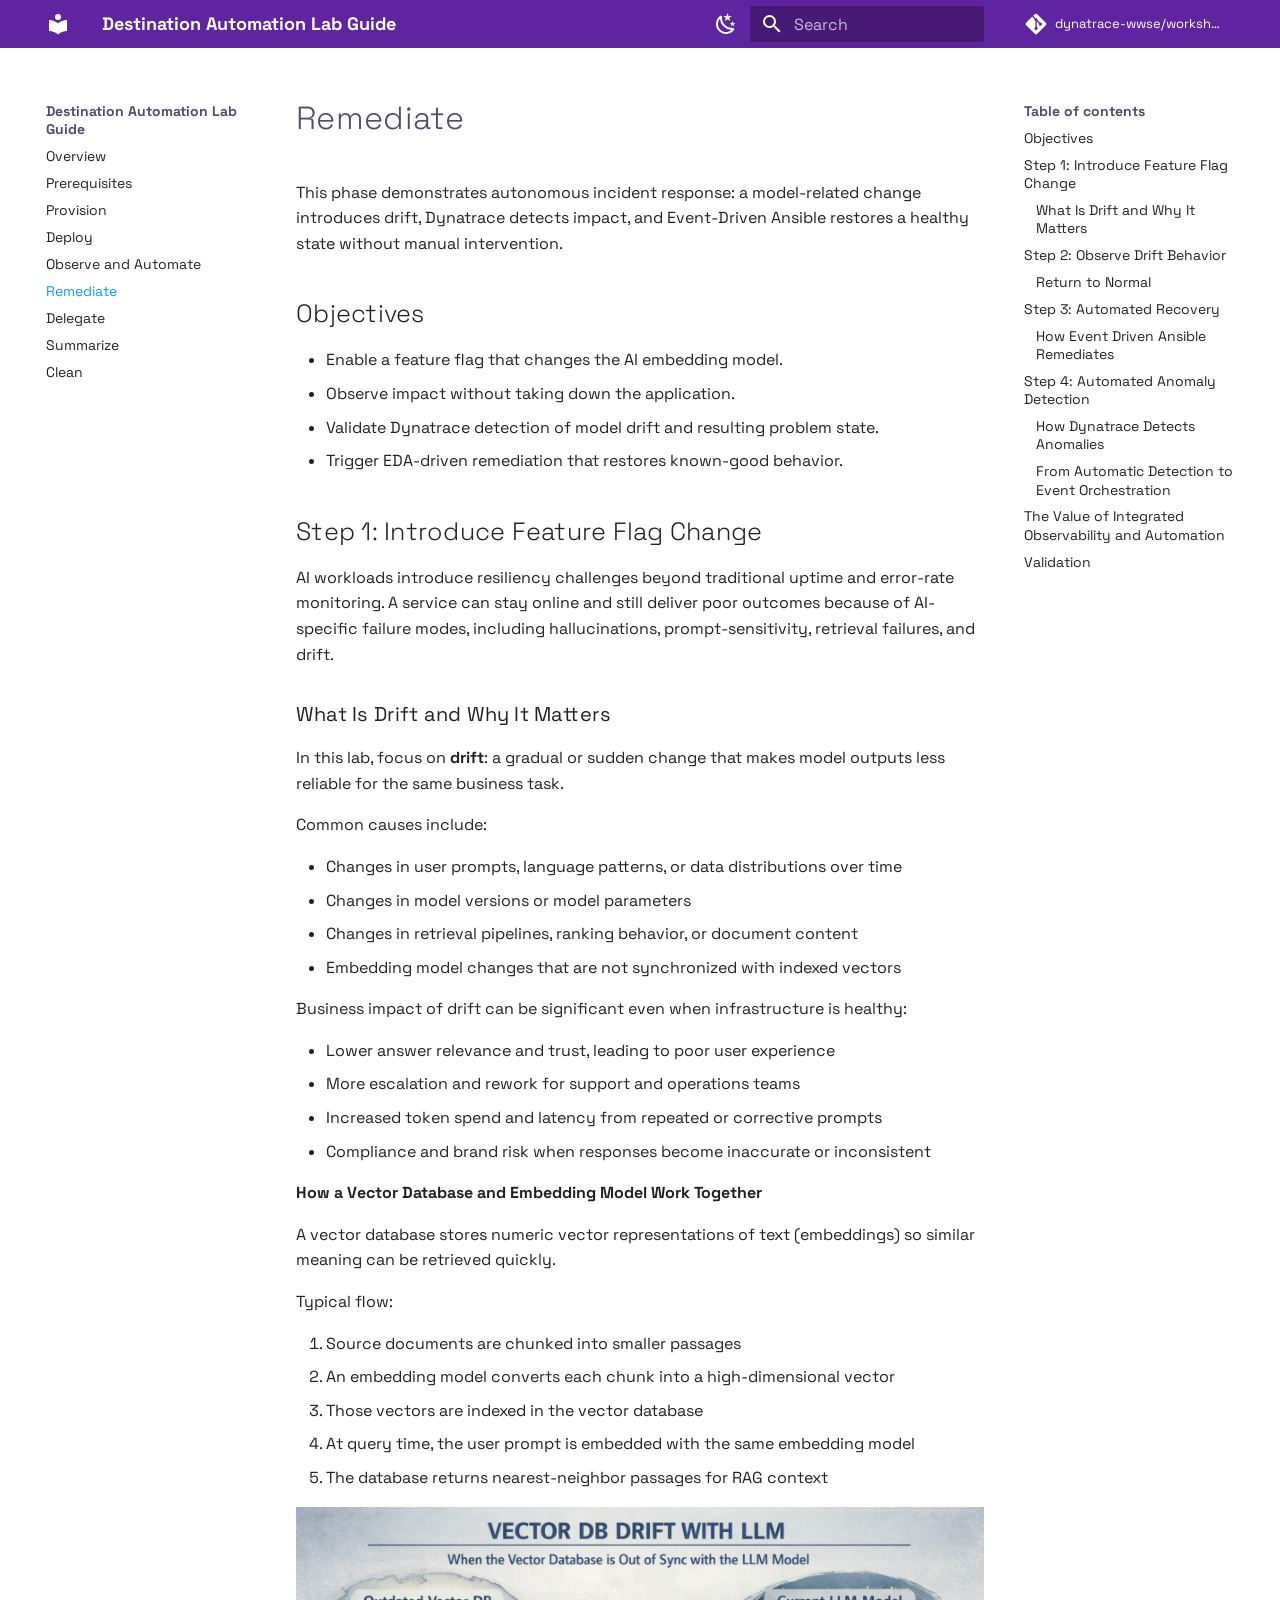
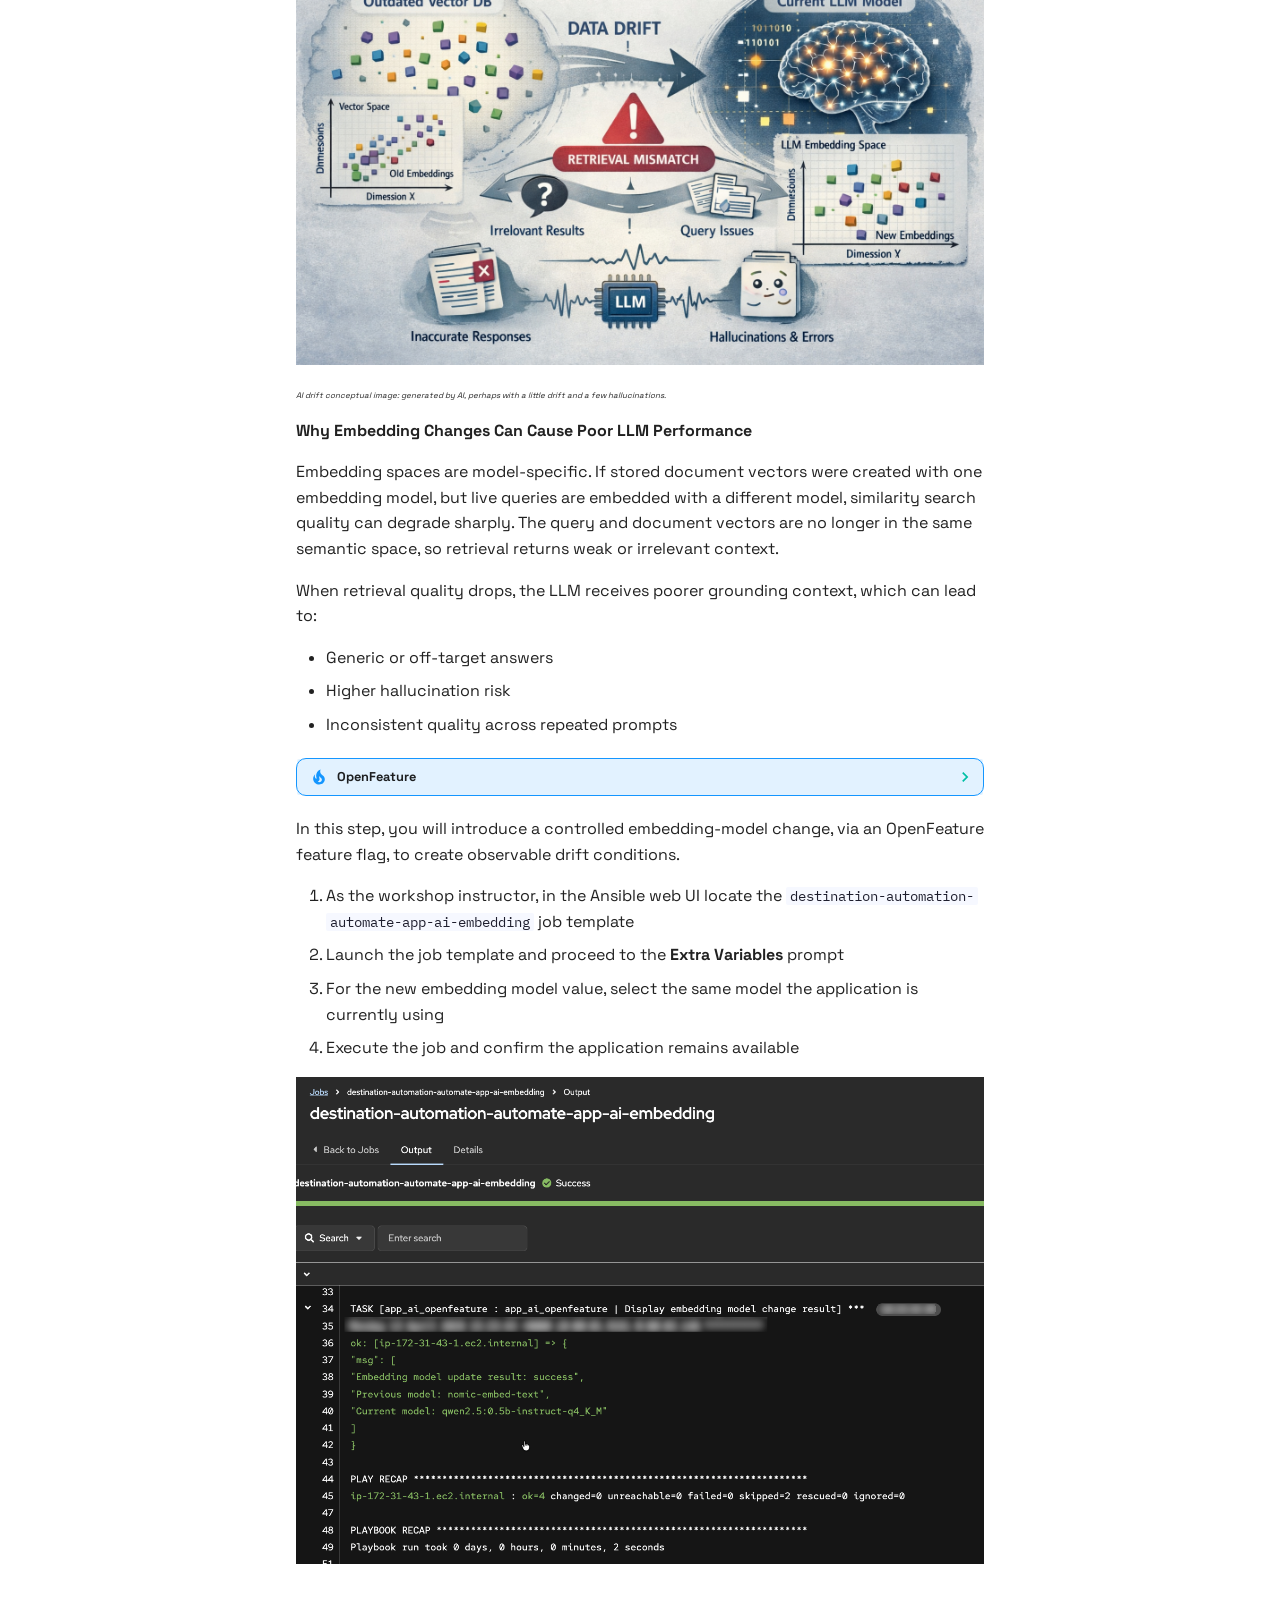
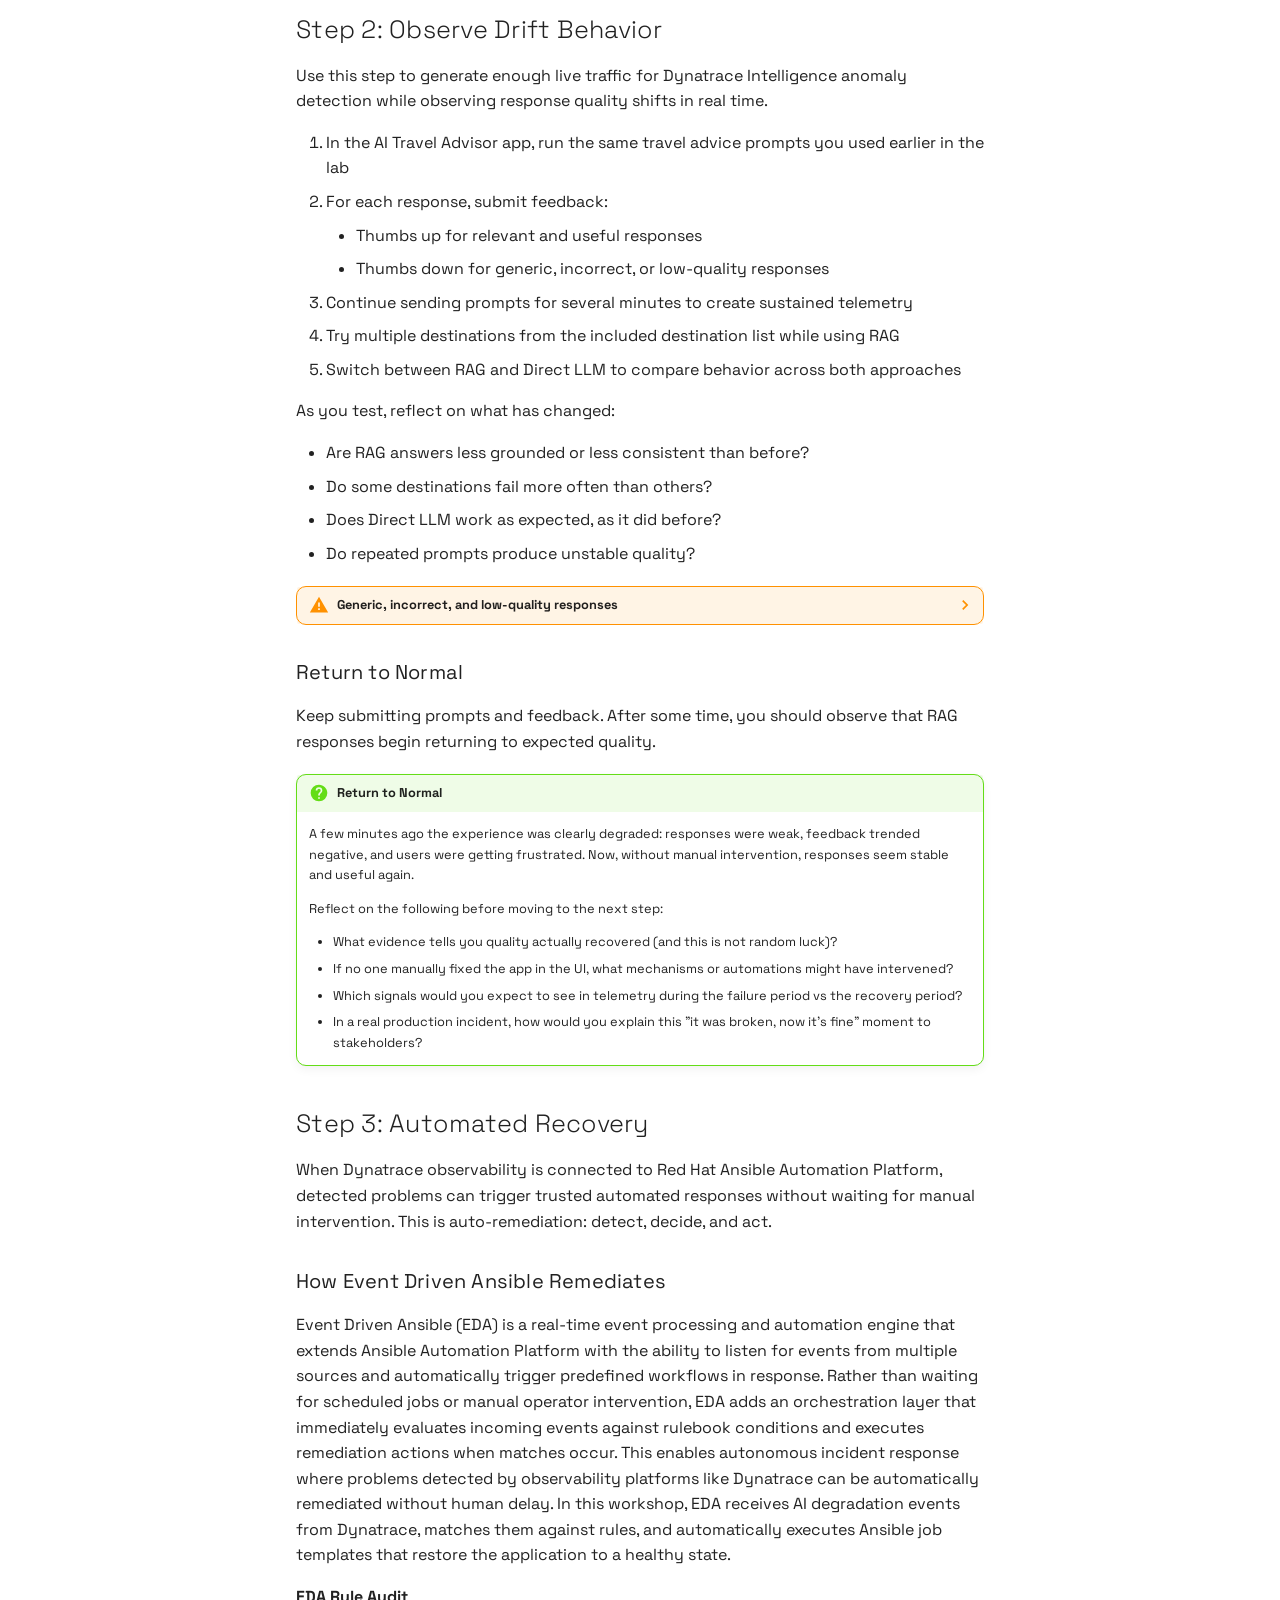
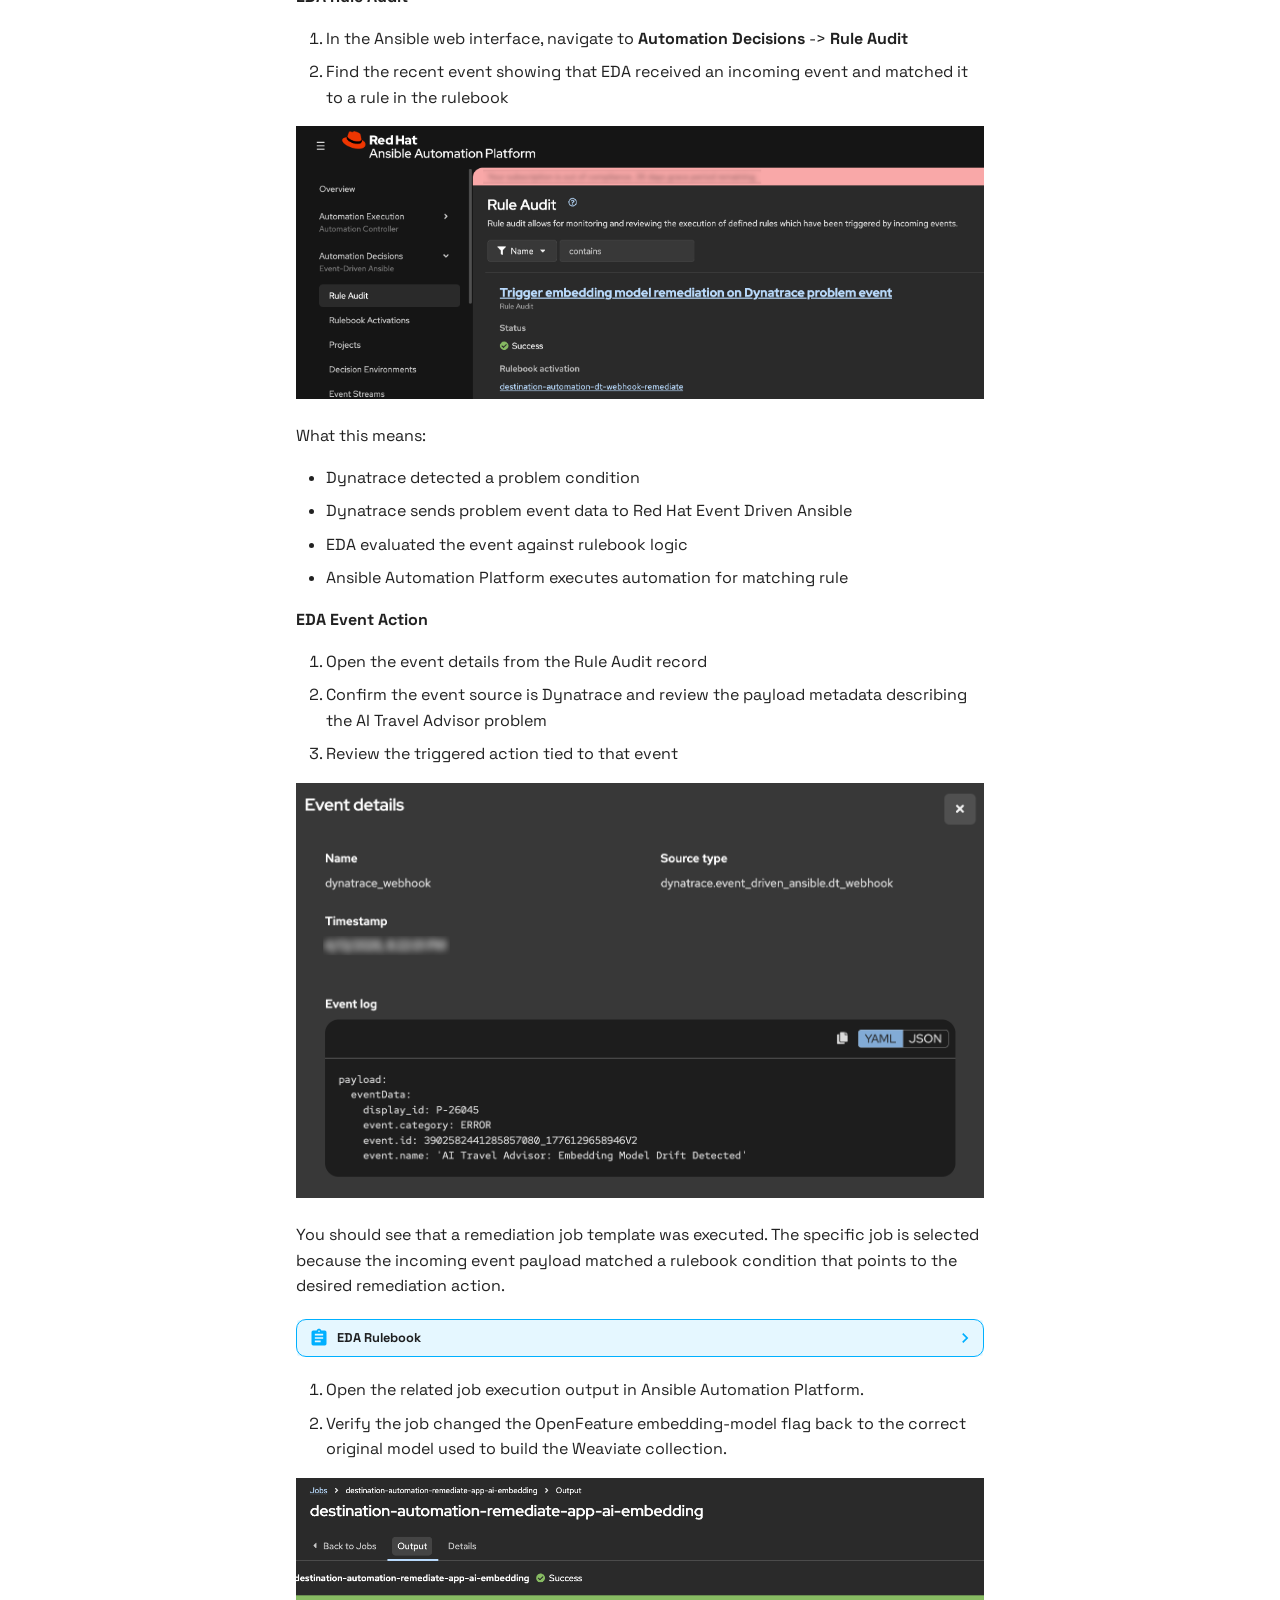
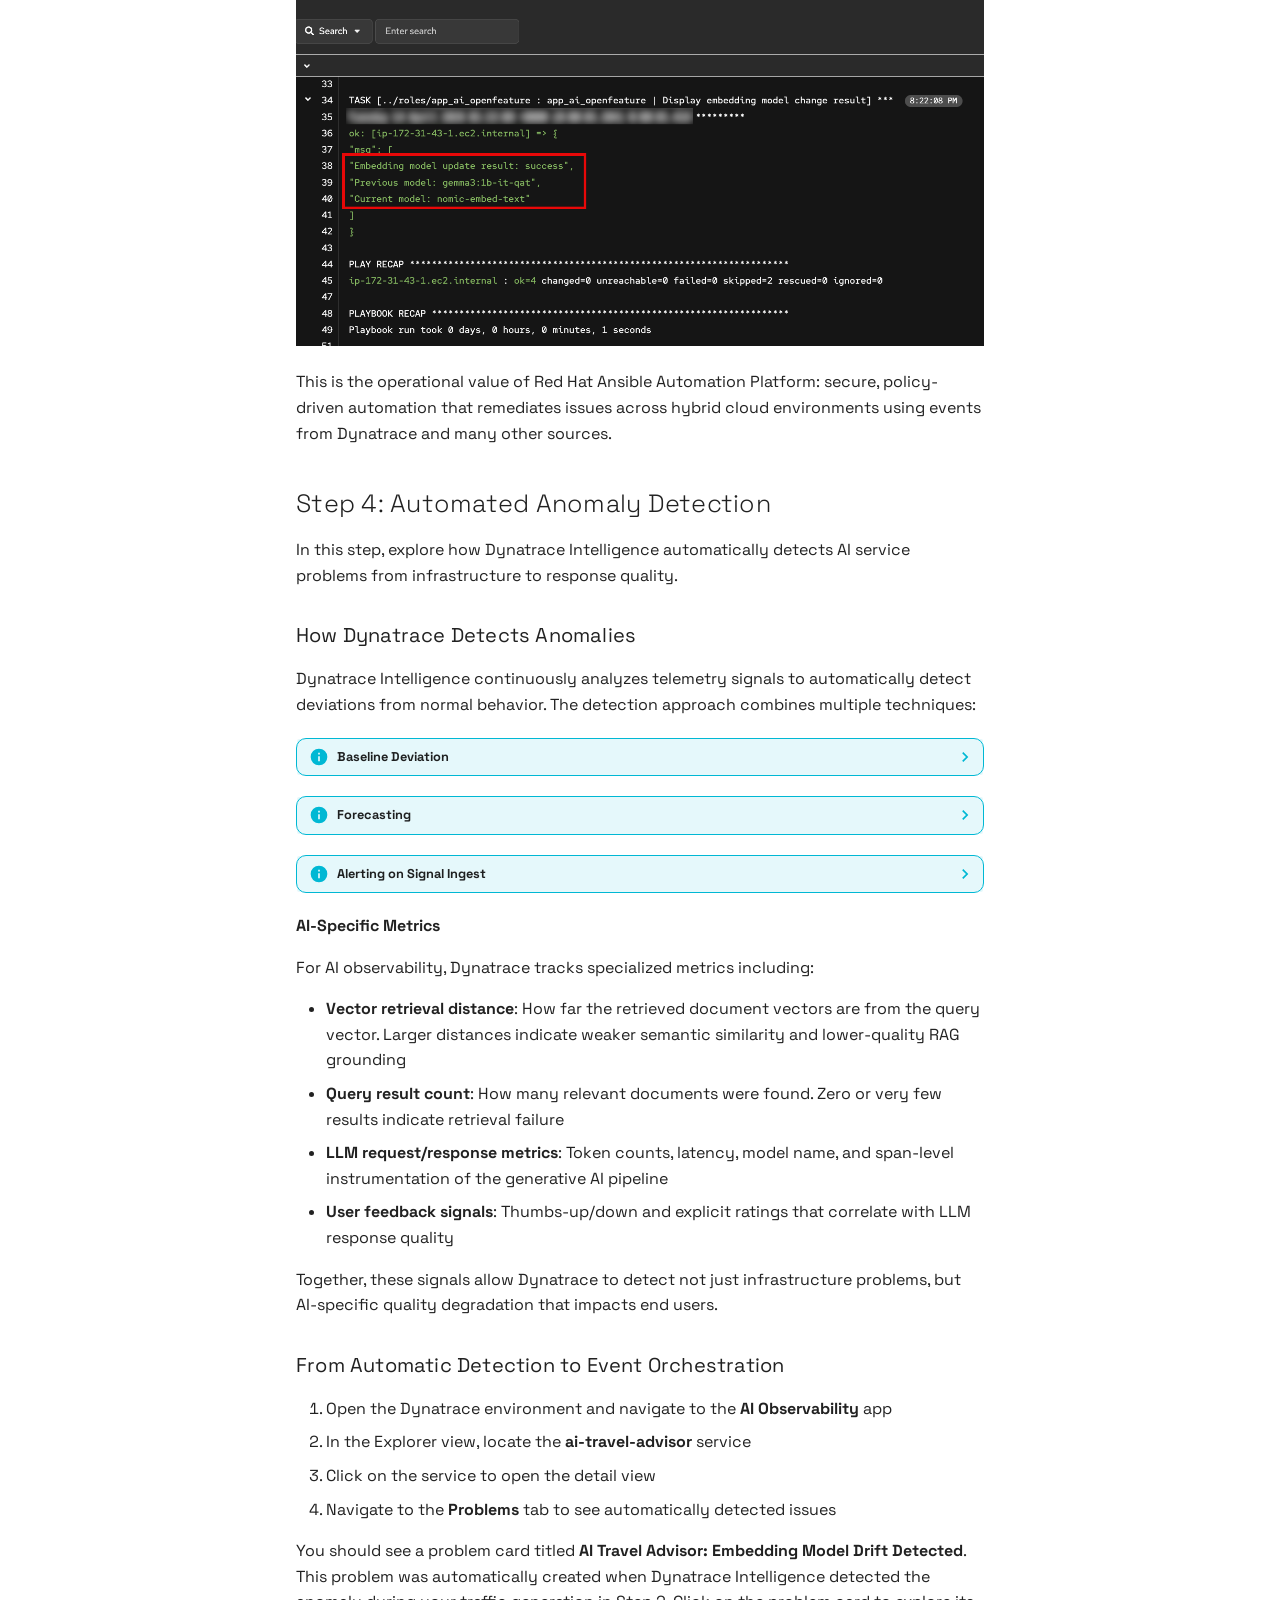
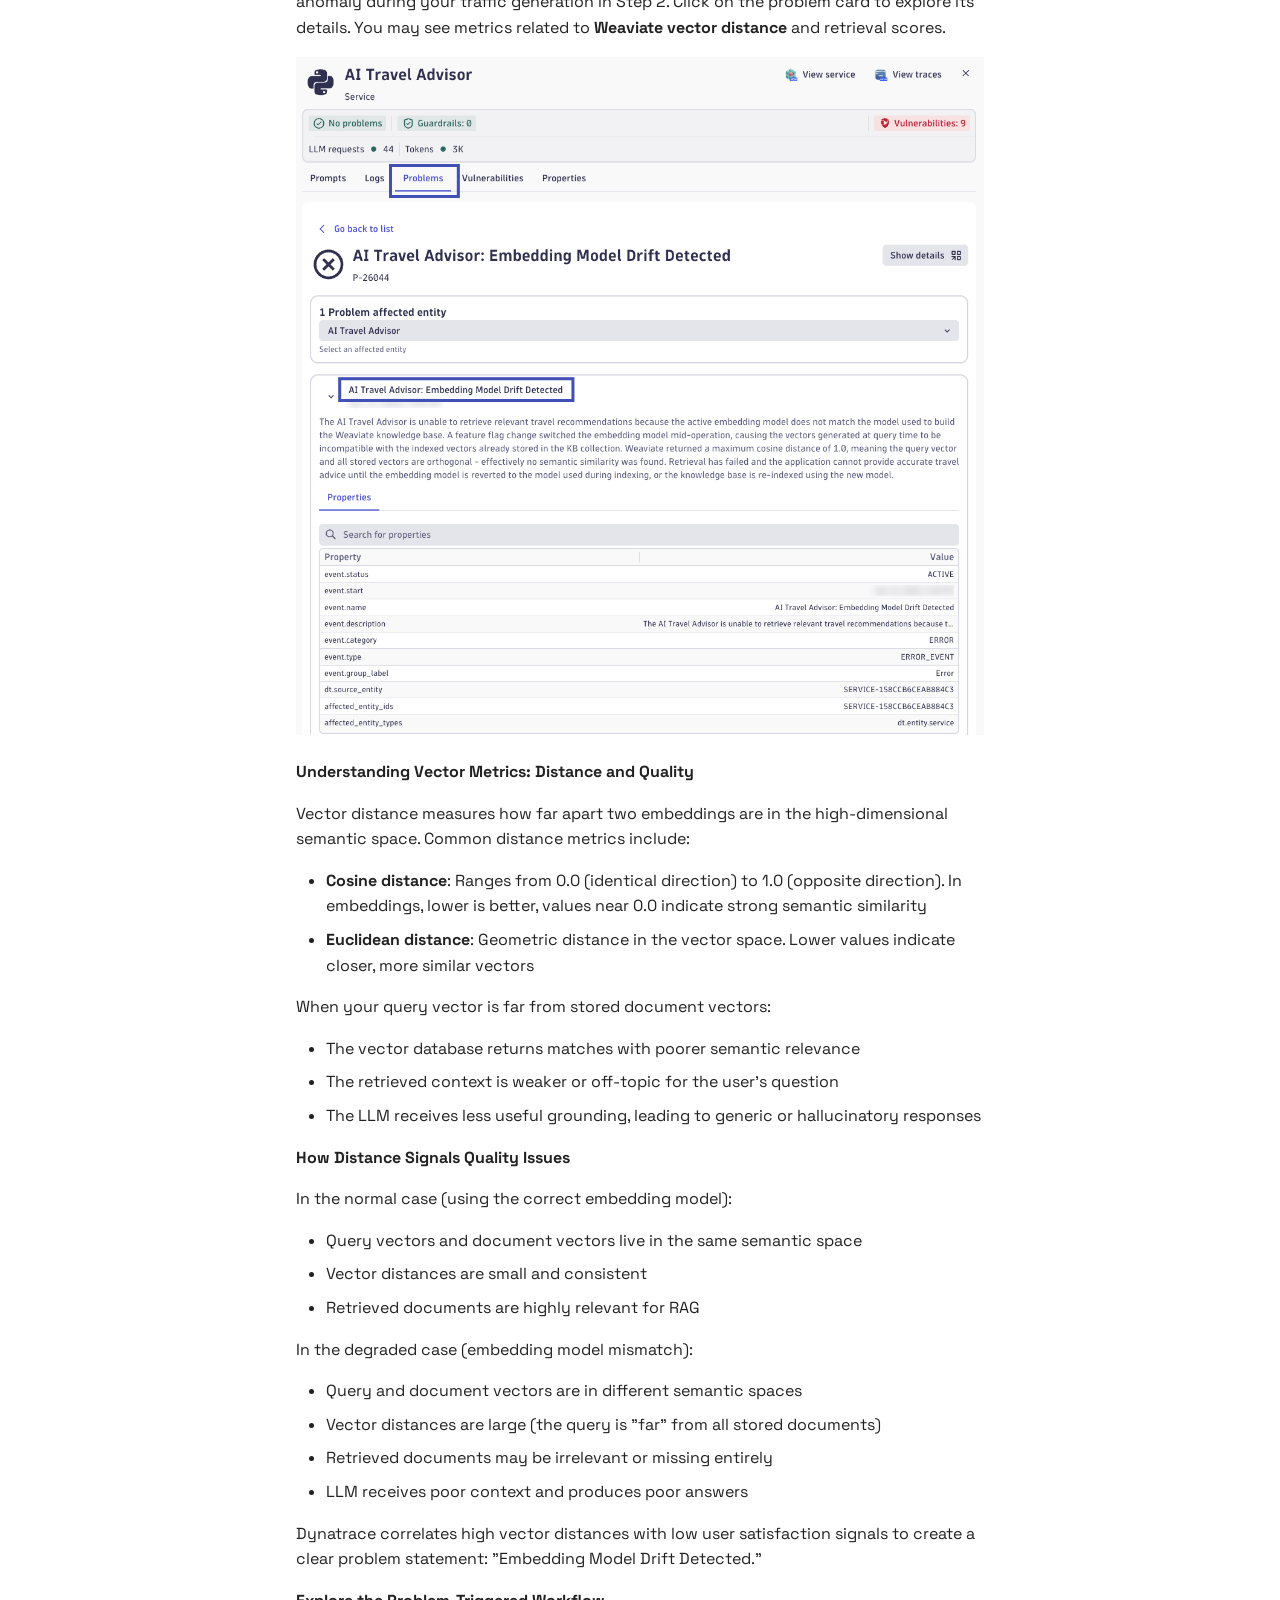
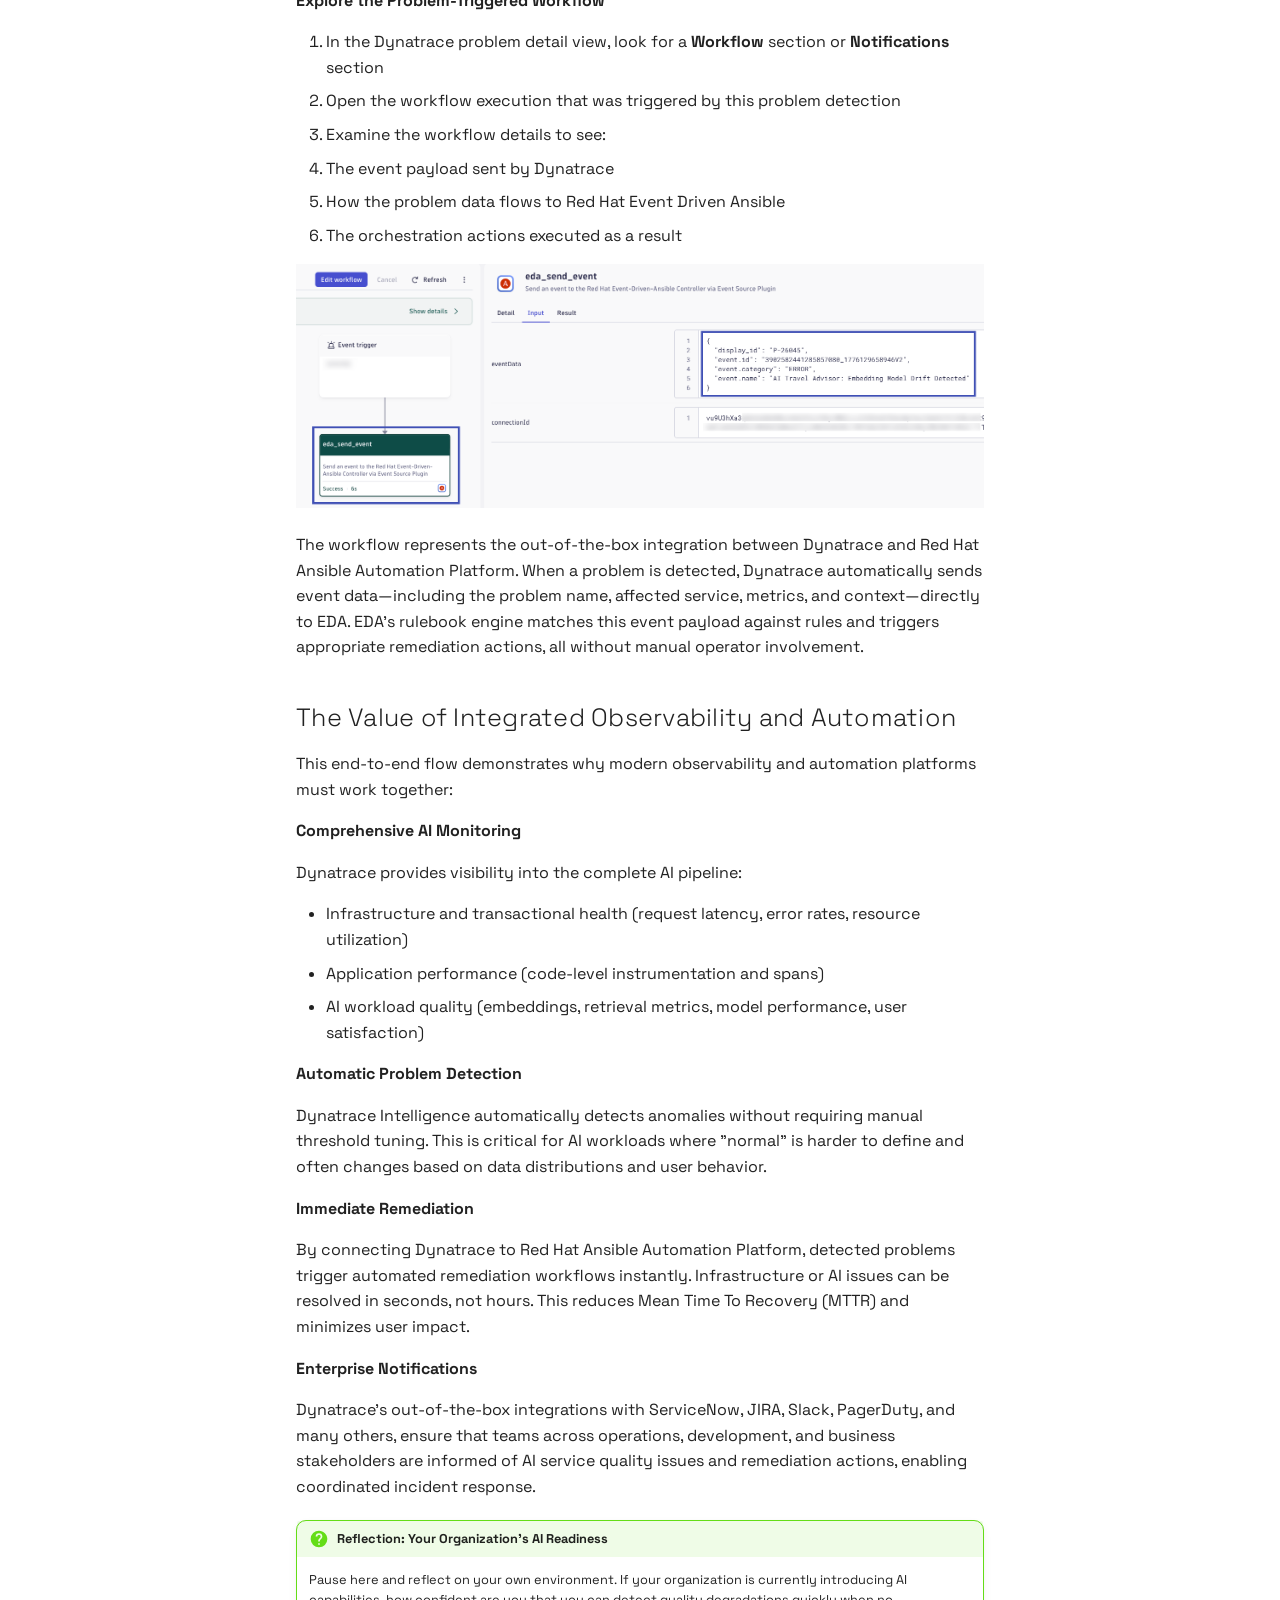
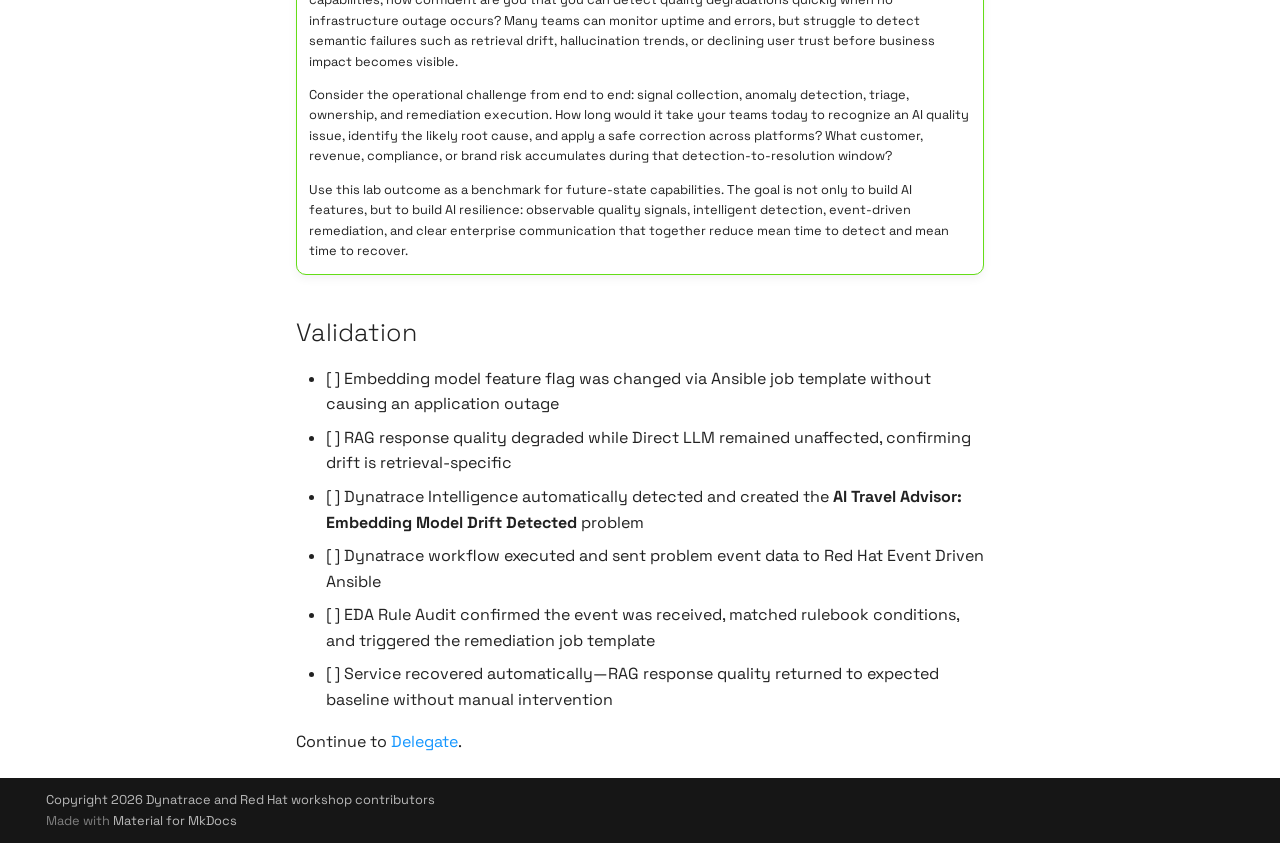
<file: lab-guide/remediate/index.html>
<!doctype html>
<html lang="en" class="no-js">
  <head>
    
      <meta charset="utf-8">
      <meta name="viewport" content="width=device-width,initial-scale=1">
      
        <meta name="description" content="Dynatrace and Red Hat Ansible Automation Platform workshop documentation">
      
      
      
        <link rel="canonical" href="https://dynatrace-wwse.github.io/workshop-destination-automation/lab-guide/remediate/">
      
      
        <link rel="prev" href="../observe-and-automate/">
      
      
        <link rel="next" href="../delegate/">
      
      
      <link rel="icon" href="../../assets/images/favicon.png">
      <meta name="generator" content="mkdocs-1.6.1, mkdocs-material-9.5.42">
    
    
      
        <title>Remediate - Destination Automation Lab Guide</title>
      
    
    
      <link rel="stylesheet" href="../../assets/stylesheets/main.0253249f.min.css">
      
        
        <link rel="stylesheet" href="../../assets/stylesheets/palette.06af60db.min.css">
      
      


    
    
      
    
    
      
        
        
        <link rel="preconnect" href="https://fonts.gstatic.com" crossorigin>
        <link rel="stylesheet" href="https://fonts.googleapis.com/css?family=Space+Grotesk:300,300i,400,400i,700,700i%7CIBM+Plex+Mono:400,400i,700,700i&display=fallback">
        <style>:root{--md-text-font:"Space Grotesk";--md-code-font:"IBM Plex Mono"}</style>
      
    
    
      <link rel="stylesheet" href="../../assets/stylesheets/brand.css">
    
    <script>__md_scope=new URL("../..",location),__md_hash=e=>[...e].reduce(((e,_)=>(e<<5)-e+_.charCodeAt(0)),0),__md_get=(e,_=localStorage,t=__md_scope)=>JSON.parse(_.getItem(t.pathname+"."+e)),__md_set=(e,_,t=localStorage,a=__md_scope)=>{try{t.setItem(a.pathname+"."+e,JSON.stringify(_))}catch(e){}}</script>
    
      

    
    
    
  </head>
  
  
    
    
      
    
    
    
    
    <body dir="ltr" data-md-color-scheme="dynatrace-light" data-md-color-primary="custom" data-md-color-accent="custom">
  
    
    <input class="md-toggle" data-md-toggle="drawer" type="checkbox" id="__drawer" autocomplete="off">
    <input class="md-toggle" data-md-toggle="search" type="checkbox" id="__search" autocomplete="off">
    <label class="md-overlay" for="__drawer"></label>
    <div data-md-component="skip">
      
        
        <a href="#remediate" class="md-skip">
          Skip to content
        </a>
      
    </div>
    <div data-md-component="announce">
      
    </div>
    
    
      

  

<header class="md-header md-header--shadow" data-md-component="header">
  <nav class="md-header__inner md-grid" aria-label="Header">
    <a href="../.." title="Destination Automation Lab Guide" class="md-header__button md-logo" aria-label="Destination Automation Lab Guide" data-md-component="logo">
      
  
  <svg xmlns="http://www.w3.org/2000/svg" viewBox="0 0 24 24"><path d="M12 8a3 3 0 0 0 3-3 3 3 0 0 0-3-3 3 3 0 0 0-3 3 3 3 0 0 0 3 3m0 3.54C9.64 9.35 6.5 8 3 8v11c3.5 0 6.64 1.35 9 3.54 2.36-2.19 5.5-3.54 9-3.54V8c-3.5 0-6.64 1.35-9 3.54"/></svg>

    </a>
    <label class="md-header__button md-icon" for="__drawer">
      
      <svg xmlns="http://www.w3.org/2000/svg" viewBox="0 0 24 24"><path d="M3 6h18v2H3zm0 5h18v2H3zm0 5h18v2H3z"/></svg>
    </label>
    <div class="md-header__title" data-md-component="header-title">
      <div class="md-header__ellipsis">
        <div class="md-header__topic">
          <span class="md-ellipsis">
            Destination Automation Lab Guide
          </span>
        </div>
        <div class="md-header__topic" data-md-component="header-topic">
          <span class="md-ellipsis">
            
              Remediate
            
          </span>
        </div>
      </div>
    </div>
    
      
        <form class="md-header__option" data-md-component="palette">
  
    
    
    
    <input class="md-option" data-md-color-media="(prefers-color-scheme: light)" data-md-color-scheme="dynatrace-light" data-md-color-primary="custom" data-md-color-accent="custom"  aria-label="Switch to Red Hat dark mode"  type="radio" name="__palette" id="__palette_0">
    
      <label class="md-header__button md-icon" title="Switch to Red Hat dark mode" for="__palette_1" hidden>
        <svg xmlns="http://www.w3.org/2000/svg" viewBox="0 0 24 24"><path d="m17.75 4.09-2.53 1.94.91 3.06-2.63-1.81-2.63 1.81.91-3.06-2.53-1.94L12.44 4l1.06-3 1.06 3zm3.5 6.91-1.64 1.25.59 1.98-1.7-1.17-1.7 1.17.59-1.98L15.75 11l2.06-.05L18.5 9l.69 1.95zm-2.28 4.95c.83-.08 1.72 1.1 1.19 1.85-.32.45-.66.87-1.08 1.27C15.17 23 8.84 23 4.94 19.07c-3.91-3.9-3.91-10.24 0-14.14.4-.4.82-.76 1.27-1.08.75-.53 1.93.36 1.85 1.19-.27 2.86.69 5.83 2.89 8.02a9.96 9.96 0 0 0 8.02 2.89m-1.64 2.02a12.08 12.08 0 0 1-7.8-3.47c-2.17-2.19-3.33-5-3.49-7.82-2.81 3.14-2.7 7.96.31 10.98 3.02 3.01 7.84 3.12 10.98.31"/></svg>
      </label>
    
  
    
    
    
    <input class="md-option" data-md-color-media="(prefers-color-scheme: dark)" data-md-color-scheme="redhat-dark" data-md-color-primary="custom" data-md-color-accent="custom"  aria-label="Switch to Dynatrace light mode"  type="radio" name="__palette" id="__palette_1">
    
      <label class="md-header__button md-icon" title="Switch to Dynatrace light mode" for="__palette_0" hidden>
        <svg xmlns="http://www.w3.org/2000/svg" viewBox="0 0 24 24"><path d="M12 7a5 5 0 0 1 5 5 5 5 0 0 1-5 5 5 5 0 0 1-5-5 5 5 0 0 1 5-5m0 2a3 3 0 0 0-3 3 3 3 0 0 0 3 3 3 3 0 0 0 3-3 3 3 0 0 0-3-3m0-7 2.39 3.42C13.65 5.15 12.84 5 12 5s-1.65.15-2.39.42zM3.34 7l4.16-.35A7.2 7.2 0 0 0 5.94 8.5c-.44.74-.69 1.5-.83 2.29zm.02 10 1.76-3.77a7.131 7.131 0 0 0 2.38 4.14zM20.65 7l-1.77 3.79a7.02 7.02 0 0 0-2.38-4.15zm-.01 10-4.14.36c.59-.51 1.12-1.14 1.54-1.86.42-.73.69-1.5.83-2.29zM12 22l-2.41-3.44c.74.27 1.55.44 2.41.44.82 0 1.63-.17 2.37-.44z"/></svg>
      </label>
    
  
</form>
      
    
    
      <script>var palette=__md_get("__palette");if(palette&&palette.color){if("(prefers-color-scheme)"===palette.color.media){var media=matchMedia("(prefers-color-scheme: light)"),input=document.querySelector(media.matches?"[data-md-color-media='(prefers-color-scheme: light)']":"[data-md-color-media='(prefers-color-scheme: dark)']");palette.color.media=input.getAttribute("data-md-color-media"),palette.color.scheme=input.getAttribute("data-md-color-scheme"),palette.color.primary=input.getAttribute("data-md-color-primary"),palette.color.accent=input.getAttribute("data-md-color-accent")}for(var[key,value]of Object.entries(palette.color))document.body.setAttribute("data-md-color-"+key,value)}</script>
    
    
    
      <label class="md-header__button md-icon" for="__search">
        
        <svg xmlns="http://www.w3.org/2000/svg" viewBox="0 0 24 24"><path d="M9.5 3A6.5 6.5 0 0 1 16 9.5c0 1.61-.59 3.09-1.56 4.23l.27.27h.79l5 5-1.5 1.5-5-5v-.79l-.27-.27A6.52 6.52 0 0 1 9.5 16 6.5 6.5 0 0 1 3 9.5 6.5 6.5 0 0 1 9.5 3m0 2C7 5 5 7 5 9.5S7 14 9.5 14 14 12 14 9.5 12 5 9.5 5"/></svg>
      </label>
      <div class="md-search" data-md-component="search" role="dialog">
  <label class="md-search__overlay" for="__search"></label>
  <div class="md-search__inner" role="search">
    <form class="md-search__form" name="search">
      <input type="text" class="md-search__input" name="query" aria-label="Search" placeholder="Search" autocapitalize="off" autocorrect="off" autocomplete="off" spellcheck="false" data-md-component="search-query" required>
      <label class="md-search__icon md-icon" for="__search">
        
        <svg xmlns="http://www.w3.org/2000/svg" viewBox="0 0 24 24"><path d="M9.5 3A6.5 6.5 0 0 1 16 9.5c0 1.61-.59 3.09-1.56 4.23l.27.27h.79l5 5-1.5 1.5-5-5v-.79l-.27-.27A6.52 6.52 0 0 1 9.5 16 6.5 6.5 0 0 1 3 9.5 6.5 6.5 0 0 1 9.5 3m0 2C7 5 5 7 5 9.5S7 14 9.5 14 14 12 14 9.5 12 5 9.5 5"/></svg>
        
        <svg xmlns="http://www.w3.org/2000/svg" viewBox="0 0 24 24"><path d="M20 11v2H8l5.5 5.5-1.42 1.42L4.16 12l7.92-7.92L13.5 5.5 8 11z"/></svg>
      </label>
      <nav class="md-search__options" aria-label="Search">
        
        <button type="reset" class="md-search__icon md-icon" title="Clear" aria-label="Clear" tabindex="-1">
          
          <svg xmlns="http://www.w3.org/2000/svg" viewBox="0 0 24 24"><path d="M19 6.41 17.59 5 12 10.59 6.41 5 5 6.41 10.59 12 5 17.59 6.41 19 12 13.41 17.59 19 19 17.59 13.41 12z"/></svg>
        </button>
      </nav>
      
        <div class="md-search__suggest" data-md-component="search-suggest"></div>
      
    </form>
    <div class="md-search__output">
      <div class="md-search__scrollwrap" tabindex="0" data-md-scrollfix>
        <div class="md-search-result" data-md-component="search-result">
          <div class="md-search-result__meta">
            Initializing search
          </div>
          <ol class="md-search-result__list" role="presentation"></ol>
        </div>
      </div>
    </div>
  </div>
</div>
    
    
      <div class="md-header__source">
        <a href="https://github.com/dynatrace-wwse/workshop-destination-automation" title="Go to repository" class="md-source" data-md-component="source">
  <div class="md-source__icon md-icon">
    
    <svg xmlns="http://www.w3.org/2000/svg" viewBox="0 0 448 512"><!--! Font Awesome Free 6.6.0 by @fontawesome - https://fontawesome.com License - https://fontawesome.com/license/free (Icons: CC BY 4.0, Fonts: SIL OFL 1.1, Code: MIT License) Copyright 2024 Fonticons, Inc.--><path d="M439.55 236.05 244 40.45a28.87 28.87 0 0 0-40.81 0l-40.66 40.63 51.52 51.52c27.06-9.14 52.68 16.77 43.39 43.68l49.66 49.66c34.23-11.8 61.18 31 35.47 56.69-26.49 26.49-70.21-2.87-56-37.34L240.22 199v121.85c25.3 12.54 22.26 41.85 9.08 55a34.34 34.34 0 0 1-48.55 0c-17.57-17.6-11.07-46.91 11.25-56v-123c-20.8-8.51-24.6-30.74-18.64-45L142.57 101 8.45 235.14a28.86 28.86 0 0 0 0 40.81l195.61 195.6a28.86 28.86 0 0 0 40.8 0l194.69-194.69a28.86 28.86 0 0 0 0-40.81"/></svg>
  </div>
  <div class="md-source__repository">
    dynatrace-wwse/workshop-destination-automation
  </div>
</a>
      </div>
    
  </nav>
  
</header>
    
    <div class="md-container" data-md-component="container">
      
      
        
          
        
      
      <main class="md-main" data-md-component="main">
        <div class="md-main__inner md-grid">
          
            
              
              <div class="md-sidebar md-sidebar--primary" data-md-component="sidebar" data-md-type="navigation" >
                <div class="md-sidebar__scrollwrap">
                  <div class="md-sidebar__inner">
                    



<nav class="md-nav md-nav--primary" aria-label="Navigation" data-md-level="0">
  <label class="md-nav__title" for="__drawer">
    <a href="../.." title="Destination Automation Lab Guide" class="md-nav__button md-logo" aria-label="Destination Automation Lab Guide" data-md-component="logo">
      
  
  <svg xmlns="http://www.w3.org/2000/svg" viewBox="0 0 24 24"><path d="M12 8a3 3 0 0 0 3-3 3 3 0 0 0-3-3 3 3 0 0 0-3 3 3 3 0 0 0 3 3m0 3.54C9.64 9.35 6.5 8 3 8v11c3.5 0 6.64 1.35 9 3.54 2.36-2.19 5.5-3.54 9-3.54V8c-3.5 0-6.64 1.35-9 3.54"/></svg>

    </a>
    Destination Automation Lab Guide
  </label>
  
    <div class="md-nav__source">
      <a href="https://github.com/dynatrace-wwse/workshop-destination-automation" title="Go to repository" class="md-source" data-md-component="source">
  <div class="md-source__icon md-icon">
    
    <svg xmlns="http://www.w3.org/2000/svg" viewBox="0 0 448 512"><!--! Font Awesome Free 6.6.0 by @fontawesome - https://fontawesome.com License - https://fontawesome.com/license/free (Icons: CC BY 4.0, Fonts: SIL OFL 1.1, Code: MIT License) Copyright 2024 Fonticons, Inc.--><path d="M439.55 236.05 244 40.45a28.87 28.87 0 0 0-40.81 0l-40.66 40.63 51.52 51.52c27.06-9.14 52.68 16.77 43.39 43.68l49.66 49.66c34.23-11.8 61.18 31 35.47 56.69-26.49 26.49-70.21-2.87-56-37.34L240.22 199v121.85c25.3 12.54 22.26 41.85 9.08 55a34.34 34.34 0 0 1-48.55 0c-17.57-17.6-11.07-46.91 11.25-56v-123c-20.8-8.51-24.6-30.74-18.64-45L142.57 101 8.45 235.14a28.86 28.86 0 0 0 0 40.81l195.61 195.6a28.86 28.86 0 0 0 40.8 0l194.69-194.69a28.86 28.86 0 0 0 0-40.81"/></svg>
  </div>
  <div class="md-source__repository">
    dynatrace-wwse/workshop-destination-automation
  </div>
</a>
    </div>
  
  <ul class="md-nav__list" data-md-scrollfix>
    
      
      
  
  
  
  
    <li class="md-nav__item">
      <a href="../overview/" class="md-nav__link">
        
  
  <span class="md-ellipsis">
    Overview
  </span>
  

      </a>
    </li>
  

    
      
      
  
  
  
  
    <li class="md-nav__item">
      <a href="../prerequisites/" class="md-nav__link">
        
  
  <span class="md-ellipsis">
    Prerequisites
  </span>
  

      </a>
    </li>
  

    
      
      
  
  
  
  
    <li class="md-nav__item">
      <a href="../provision/" class="md-nav__link">
        
  
  <span class="md-ellipsis">
    Provision
  </span>
  

      </a>
    </li>
  

    
      
      
  
  
  
  
    <li class="md-nav__item">
      <a href="../deploy/" class="md-nav__link">
        
  
  <span class="md-ellipsis">
    Deploy
  </span>
  

      </a>
    </li>
  

    
      
      
  
  
  
  
    <li class="md-nav__item">
      <a href="../observe-and-automate/" class="md-nav__link">
        
  
  <span class="md-ellipsis">
    Observe and Automate
  </span>
  

      </a>
    </li>
  

    
      
      
  
  
    
  
  
  
    <li class="md-nav__item md-nav__item--active">
      
      <input class="md-nav__toggle md-toggle" type="checkbox" id="__toc">
      
      
        
      
      
        <label class="md-nav__link md-nav__link--active" for="__toc">
          
  
  <span class="md-ellipsis">
    Remediate
  </span>
  

          <span class="md-nav__icon md-icon"></span>
        </label>
      
      <a href="./" class="md-nav__link md-nav__link--active">
        
  
  <span class="md-ellipsis">
    Remediate
  </span>
  

      </a>
      
        

<nav class="md-nav md-nav--secondary" aria-label="Table of contents">
  
  
  
    
  
  
    <label class="md-nav__title" for="__toc">
      <span class="md-nav__icon md-icon"></span>
      Table of contents
    </label>
    <ul class="md-nav__list" data-md-component="toc" data-md-scrollfix>
      
        <li class="md-nav__item">
  <a href="#objectives" class="md-nav__link">
    <span class="md-ellipsis">
      Objectives
    </span>
  </a>
  
</li>
      
        <li class="md-nav__item">
  <a href="#step-1-introduce-feature-flag-change" class="md-nav__link">
    <span class="md-ellipsis">
      Step 1: Introduce Feature Flag Change
    </span>
  </a>
  
    <nav class="md-nav" aria-label="Step 1: Introduce Feature Flag Change">
      <ul class="md-nav__list">
        
          <li class="md-nav__item">
  <a href="#what-is-drift-and-why-it-matters" class="md-nav__link">
    <span class="md-ellipsis">
      What Is Drift and Why It Matters
    </span>
  </a>
  
</li>
        
      </ul>
    </nav>
  
</li>
      
        <li class="md-nav__item">
  <a href="#step-2-observe-drift-behavior" class="md-nav__link">
    <span class="md-ellipsis">
      Step 2: Observe Drift Behavior
    </span>
  </a>
  
    <nav class="md-nav" aria-label="Step 2: Observe Drift Behavior">
      <ul class="md-nav__list">
        
          <li class="md-nav__item">
  <a href="#return-to-normal" class="md-nav__link">
    <span class="md-ellipsis">
      Return to Normal
    </span>
  </a>
  
</li>
        
      </ul>
    </nav>
  
</li>
      
        <li class="md-nav__item">
  <a href="#step-3-automated-recovery" class="md-nav__link">
    <span class="md-ellipsis">
      Step 3: Automated Recovery
    </span>
  </a>
  
    <nav class="md-nav" aria-label="Step 3: Automated Recovery">
      <ul class="md-nav__list">
        
          <li class="md-nav__item">
  <a href="#how-event-driven-ansible-remediates" class="md-nav__link">
    <span class="md-ellipsis">
      How Event Driven Ansible Remediates
    </span>
  </a>
  
</li>
        
      </ul>
    </nav>
  
</li>
      
        <li class="md-nav__item">
  <a href="#step-4-automated-anomaly-detection" class="md-nav__link">
    <span class="md-ellipsis">
      Step 4: Automated Anomaly Detection
    </span>
  </a>
  
    <nav class="md-nav" aria-label="Step 4: Automated Anomaly Detection">
      <ul class="md-nav__list">
        
          <li class="md-nav__item">
  <a href="#how-dynatrace-detects-anomalies" class="md-nav__link">
    <span class="md-ellipsis">
      How Dynatrace Detects Anomalies
    </span>
  </a>
  
</li>
        
          <li class="md-nav__item">
  <a href="#from-automatic-detection-to-event-orchestration" class="md-nav__link">
    <span class="md-ellipsis">
      From Automatic Detection to Event Orchestration
    </span>
  </a>
  
</li>
        
      </ul>
    </nav>
  
</li>
      
        <li class="md-nav__item">
  <a href="#the-value-of-integrated-observability-and-automation" class="md-nav__link">
    <span class="md-ellipsis">
      The Value of Integrated Observability and Automation
    </span>
  </a>
  
</li>
      
        <li class="md-nav__item">
  <a href="#validation" class="md-nav__link">
    <span class="md-ellipsis">
      Validation
    </span>
  </a>
  
</li>
      
    </ul>
  
</nav>
      
    </li>
  

    
      
      
  
  
  
  
    <li class="md-nav__item">
      <a href="../delegate/" class="md-nav__link">
        
  
  <span class="md-ellipsis">
    Delegate
  </span>
  

      </a>
    </li>
  

    
      
      
  
  
  
  
    <li class="md-nav__item">
      <a href="../summarize/" class="md-nav__link">
        
  
  <span class="md-ellipsis">
    Summarize
  </span>
  

      </a>
    </li>
  

    
      
      
  
  
  
  
    <li class="md-nav__item">
      <a href="../clean/" class="md-nav__link">
        
  
  <span class="md-ellipsis">
    Clean
  </span>
  

      </a>
    </li>
  

    
  </ul>
</nav>
                  </div>
                </div>
              </div>
            
            
              
              <div class="md-sidebar md-sidebar--secondary" data-md-component="sidebar" data-md-type="toc" >
                <div class="md-sidebar__scrollwrap">
                  <div class="md-sidebar__inner">
                    

<nav class="md-nav md-nav--secondary" aria-label="Table of contents">
  
  
  
    
  
  
    <label class="md-nav__title" for="__toc">
      <span class="md-nav__icon md-icon"></span>
      Table of contents
    </label>
    <ul class="md-nav__list" data-md-component="toc" data-md-scrollfix>
      
        <li class="md-nav__item">
  <a href="#objectives" class="md-nav__link">
    <span class="md-ellipsis">
      Objectives
    </span>
  </a>
  
</li>
      
        <li class="md-nav__item">
  <a href="#step-1-introduce-feature-flag-change" class="md-nav__link">
    <span class="md-ellipsis">
      Step 1: Introduce Feature Flag Change
    </span>
  </a>
  
    <nav class="md-nav" aria-label="Step 1: Introduce Feature Flag Change">
      <ul class="md-nav__list">
        
          <li class="md-nav__item">
  <a href="#what-is-drift-and-why-it-matters" class="md-nav__link">
    <span class="md-ellipsis">
      What Is Drift and Why It Matters
    </span>
  </a>
  
</li>
        
      </ul>
    </nav>
  
</li>
      
        <li class="md-nav__item">
  <a href="#step-2-observe-drift-behavior" class="md-nav__link">
    <span class="md-ellipsis">
      Step 2: Observe Drift Behavior
    </span>
  </a>
  
    <nav class="md-nav" aria-label="Step 2: Observe Drift Behavior">
      <ul class="md-nav__list">
        
          <li class="md-nav__item">
  <a href="#return-to-normal" class="md-nav__link">
    <span class="md-ellipsis">
      Return to Normal
    </span>
  </a>
  
</li>
        
      </ul>
    </nav>
  
</li>
      
        <li class="md-nav__item">
  <a href="#step-3-automated-recovery" class="md-nav__link">
    <span class="md-ellipsis">
      Step 3: Automated Recovery
    </span>
  </a>
  
    <nav class="md-nav" aria-label="Step 3: Automated Recovery">
      <ul class="md-nav__list">
        
          <li class="md-nav__item">
  <a href="#how-event-driven-ansible-remediates" class="md-nav__link">
    <span class="md-ellipsis">
      How Event Driven Ansible Remediates
    </span>
  </a>
  
</li>
        
      </ul>
    </nav>
  
</li>
      
        <li class="md-nav__item">
  <a href="#step-4-automated-anomaly-detection" class="md-nav__link">
    <span class="md-ellipsis">
      Step 4: Automated Anomaly Detection
    </span>
  </a>
  
    <nav class="md-nav" aria-label="Step 4: Automated Anomaly Detection">
      <ul class="md-nav__list">
        
          <li class="md-nav__item">
  <a href="#how-dynatrace-detects-anomalies" class="md-nav__link">
    <span class="md-ellipsis">
      How Dynatrace Detects Anomalies
    </span>
  </a>
  
</li>
        
          <li class="md-nav__item">
  <a href="#from-automatic-detection-to-event-orchestration" class="md-nav__link">
    <span class="md-ellipsis">
      From Automatic Detection to Event Orchestration
    </span>
  </a>
  
</li>
        
      </ul>
    </nav>
  
</li>
      
        <li class="md-nav__item">
  <a href="#the-value-of-integrated-observability-and-automation" class="md-nav__link">
    <span class="md-ellipsis">
      The Value of Integrated Observability and Automation
    </span>
  </a>
  
</li>
      
        <li class="md-nav__item">
  <a href="#validation" class="md-nav__link">
    <span class="md-ellipsis">
      Validation
    </span>
  </a>
  
</li>
      
    </ul>
  
</nav>
                  </div>
                </div>
              </div>
            
          
          
            <div class="md-content" data-md-component="content">
              <article class="md-content__inner md-typeset">
                
                  

  
  


<h1 id="remediate">Remediate<a class="headerlink" href="#remediate" title="Permanent link">&para;</a></h1>
<p>This phase demonstrates autonomous incident response: a model-related change introduces drift, Dynatrace detects impact, and Event-Driven Ansible restores a healthy state without manual intervention.</p>
<h2 id="objectives">Objectives<a class="headerlink" href="#objectives" title="Permanent link">&para;</a></h2>
<ul>
<li>Enable a feature flag that changes the AI embedding model.</li>
<li>Observe impact without taking down the application.</li>
<li>Validate Dynatrace detection of model drift and resulting problem state.</li>
<li>Trigger EDA-driven remediation that restores known-good behavior.</li>
</ul>
<h2 id="step-1-introduce-feature-flag-change">Step 1: Introduce Feature Flag Change<a class="headerlink" href="#step-1-introduce-feature-flag-change" title="Permanent link">&para;</a></h2>
<p>AI workloads introduce resiliency challenges beyond traditional uptime and error-rate monitoring. A service can stay online and still deliver poor outcomes because of AI-specific failure modes, including hallucinations, prompt-sensitivity, retrieval failures, and drift.</p>
<h3 id="what-is-drift-and-why-it-matters">What Is Drift and Why It Matters<a class="headerlink" href="#what-is-drift-and-why-it-matters" title="Permanent link">&para;</a></h3>
<p>In this lab, focus on <strong>drift</strong>: a gradual or sudden change that makes model outputs less reliable for the same business task.</p>
<p>Common causes include:</p>
<ul>
<li>Changes in user prompts, language patterns, or data distributions over time</li>
<li>Changes in model versions or model parameters</li>
<li>Changes in retrieval pipelines, ranking behavior, or document content</li>
<li>Embedding model changes that are not synchronized with indexed vectors</li>
</ul>
<p>Business impact of drift can be significant even when infrastructure is healthy:</p>
<ul>
<li>Lower answer relevance and trust, leading to poor user experience</li>
<li>More escalation and rework for support and operations teams</li>
<li>Increased token spend and latency from repeated or corrective prompts</li>
<li>Compliance and brand risk when responses become inaccurate or inconsistent</li>
</ul>
<p><strong>How a Vector Database and Embedding Model Work Together</strong></p>
<p>A vector database stores numeric vector representations of text (embeddings) so similar meaning can be retrieved quickly.</p>
<p>Typical flow:</p>
<ol>
<li>Source documents are chunked into smaller passages</li>
<li>An embedding model converts each chunk into a high-dimensional vector</li>
<li>Those vectors are indexed in the vector database</li>
<li>At query time, the user prompt is embedded with the same embedding model</li>
<li>The database returns nearest-neighbor passages for RAG context</li>
</ol>
<p><img alt="AI Drift Conceptual Image" src="../../assets/images/ai-drift-conceptual-image.png" /></p>
<p style="font-size: 0.5em; font-style: italic;">AI drift conceptual image: generated by AI, perhaps with a little drift and a few hallucinations.</p>

<p><strong>Why Embedding Changes Can Cause Poor LLM Performance</strong></p>
<p>Embedding spaces are model-specific. If stored document vectors were created with one embedding model, but live queries are embedded with a different model, similarity search quality can degrade sharply. The query and document vectors are no longer in the same semantic space, so retrieval returns weak or irrelevant context.</p>
<p>When retrieval quality drops, the LLM receives poorer grounding context, which can lead to:</p>
<ul>
<li>Generic or off-target answers</li>
<li>Higher hallucination risk</li>
<li>Inconsistent quality across repeated prompts</li>
</ul>
<details class="tip">
<summary>OpenFeature</summary>
<p>OpenFeature is an open standard and CNCF sandbox project that provides a vendor-neutral API and SDK model for feature flagging, so application code can evaluate flags consistently without being tightly coupled to a single flag provider. Feature flags are now a core operational control for modern systems, enabling safer releases, gradual rollouts, instant rollback, and controlled experimentation. The value OpenFeature provides is portability, reduced lock-in, and better engineering consistency: teams can standardize flag behavior across languages and services while still swapping providers, improving governance, and reducing risk when introducing or remediating production changes.</p>
</details>
<p>In this step, you will introduce a controlled embedding-model change, via an OpenFeature feature flag, to create observable drift conditions.</p>
<ol>
<li>As the workshop instructor, in the Ansible web UI locate the <code>destination-automation-automate-app-ai-embedding</code> job template</li>
<li>Launch the job template and proceed to the <strong>Extra Variables</strong> prompt</li>
<li>For the new embedding model value, select the same model the application is currently using</li>
<li>Execute the job and confirm the application remains available</li>
</ol>
<p><img alt="Automate App AI Embedding" src="../../assets/images/aap-automate-app-ai-embedding-job.png" /></p>
<h2 id="step-2-observe-drift-behavior">Step 2: Observe Drift Behavior<a class="headerlink" href="#step-2-observe-drift-behavior" title="Permanent link">&para;</a></h2>
<p>Use this step to generate enough live traffic for Dynatrace Intelligence anomaly detection while observing response quality shifts in real time.</p>
<ol>
<li>In the AI Travel Advisor app, run the same travel advice prompts you used earlier in the lab</li>
<li>For each response, submit feedback:<ul>
<li>Thumbs up for relevant and useful responses</li>
<li>Thumbs down for generic, incorrect, or low-quality responses</li>
</ul>
</li>
<li>Continue sending prompts for several minutes to create sustained telemetry</li>
<li>Try multiple destinations from the included destination list while using RAG</li>
<li>Switch between RAG and Direct LLM to compare behavior across both approaches</li>
</ol>
<p>As you test, reflect on what has changed:</p>
<ul>
<li>Are RAG answers less grounded or less consistent than before?</li>
<li>Do some destinations fail more often than others?</li>
<li>Does Direct LLM work as expected, as it did before?</li>
<li>Do repeated prompts produce unstable quality?</li>
</ul>
<details class="warning">
<summary>Generic, incorrect, and low-quality responses</summary>
<p><img alt="Boston Not Found" src="../../assets/images/travel-advisor-drift-boston-no-information.png" />
<img alt="Boston Red Hat Office" src="../../assets/images/travel-advisor-drift-boston-redhat.png" /></p>
</details>
<h3 id="return-to-normal">Return to Normal<a class="headerlink" href="#return-to-normal" title="Permanent link">&para;</a></h3>
<p>Keep submitting prompts and feedback. After some time, you should observe that RAG responses begin returning to expected quality.</p>
<div class="admonition question">
<p class="admonition-title">Return to Normal</p>
<p>A few minutes ago the experience was clearly degraded: responses were weak, feedback trended negative, and users were getting frustrated. Now, without manual intervention, responses seem stable and useful again.</p>
<p>Reflect on the following before moving to the next step:</p>
<ul>
<li>What evidence tells you quality actually recovered (and this is not random luck)?</li>
<li>If no one manually fixed the app in the UI, what mechanisms or automations might have intervened?</li>
<li>Which signals would you expect to see in telemetry during the failure period vs the recovery period?</li>
<li>In a real production incident, how would you explain this "it was broken, now it's fine" moment to stakeholders?</li>
</ul>
</div>
<h2 id="step-3-automated-recovery">Step 3: Automated Recovery<a class="headerlink" href="#step-3-automated-recovery" title="Permanent link">&para;</a></h2>
<p>When Dynatrace observability is connected to Red Hat Ansible Automation Platform, detected problems can trigger trusted automated responses without waiting for manual intervention. This is auto-remediation: detect, decide, and act.</p>
<h3 id="how-event-driven-ansible-remediates">How Event Driven Ansible Remediates<a class="headerlink" href="#how-event-driven-ansible-remediates" title="Permanent link">&para;</a></h3>
<p>Event Driven Ansible (EDA) is a real-time event processing and automation engine that extends Ansible Automation Platform with the ability to listen for events from multiple sources and automatically trigger predefined workflows in response. Rather than waiting for scheduled jobs or manual operator intervention, EDA adds an orchestration layer that immediately evaluates incoming events against rulebook conditions and executes remediation actions when matches occur. This enables autonomous incident response where problems detected by observability platforms like Dynatrace can be automatically remediated without human delay. In this workshop, EDA receives AI degradation events from Dynatrace, matches them against rules, and automatically executes Ansible job templates that restore the application to a healthy state.</p>
<p><strong>EDA Rule Audit</strong></p>
<ol>
<li>In the Ansible web interface, navigate to <strong>Automation Decisions</strong> -&gt; <strong>Rule Audit</strong></li>
<li>Find the recent event showing that EDA received an incoming event and matched it to a rule in the rulebook</li>
</ol>
<p><img alt="Ansible Automation Platform Remediation Rule Audit" src="../../assets/images/aap-remediation-rule-audit.png" /></p>
<p>What this means:</p>
<ul>
<li>Dynatrace detected a problem condition</li>
<li>Dynatrace sends problem event data to Red Hat Event Driven Ansible</li>
<li>EDA evaluated the event against rulebook logic</li>
<li>Ansible Automation Platform executes automation for matching rule</li>
</ul>
<p><strong>EDA Event Action</strong></p>
<ol>
<li>Open the event details from the Rule Audit record</li>
<li>Confirm the event source is Dynatrace and review the payload metadata describing the AI Travel Advisor problem</li>
<li>Review the triggered action tied to that event</li>
</ol>
<p><img alt="Ansible Automation Platform Remediation Event Detail" src="../../assets/images/aap-remediation-event-details.png" /></p>
<p>You should see that a remediation job template was executed. The specific job is selected because the incoming event payload matched a rulebook condition that points to the desired remediation action.</p>
<details class="abstract">
<summary>EDA Rulebook</summary>
<p>Rules are composed of conditions evaluated against the payload to determine the actions that EDA should take as a result.  The rule in this workshop is a very simple example of matching conditions in the JSON payload sent by Dynatrace.
<pre><code class="language-yaml">
rules:
- name: "Trigger embedding model remediation on Dynatrace problem event"
  condition: |
    event.payload is defined and
    event.payload.eventData['event.category'] == 'ERROR' and
    event.payload.eventData['event.name'] == 'AI Travel Advisor: Embedding Model Drift Detected'
  action:
    run_job_template:
      name: "destination-automation-remediate-app-ai-embedding"
      organization: "destination-automation"
      extra_vars:
        app_ai_embedding_model_requested: "nomic-embed-text"</code></pre></p>
</details>
<ol>
<li>Open the related job execution output in Ansible Automation Platform.</li>
<li>Verify the job changed the OpenFeature embedding-model flag back to the correct original model used to build the Weaviate collection.</li>
</ol>
<p><img alt="Ansible Automation Platform Job Execution" src="../../assets/images/aap-remediation-job-execution.png" /></p>
<p>This is the operational value of Red Hat Ansible Automation Platform: secure, policy-driven automation that remediates issues across hybrid cloud environments using events from Dynatrace and many other sources.</p>
<h2 id="step-4-automated-anomaly-detection">Step 4: Automated Anomaly Detection<a class="headerlink" href="#step-4-automated-anomaly-detection" title="Permanent link">&para;</a></h2>
<p>In this step, explore how Dynatrace Intelligence automatically detects AI service problems from infrastructure to response quality.</p>
<h3 id="how-dynatrace-detects-anomalies">How Dynatrace Detects Anomalies<a class="headerlink" href="#how-dynatrace-detects-anomalies" title="Permanent link">&para;</a></h3>
<p>Dynatrace Intelligence continuously analyzes telemetry signals to automatically detect deviations from normal behavior. The detection approach combines multiple techniques:</p>
<details class="info">
<summary>Baseline Deviation</summary>
<p>Dynatrace establishes dynamic baselines for key metrics by learning normal behavior patterns over time. When observed values deviate significantly from these baselines—whether up or down—an anomaly is flagged. For AI workloads, this includes application response time, error rate, and AI-specific metrics like vector database query performance and retrieval result quality.</p>
</details>
<details class="info">
<summary>Forecasting</summary>
<p>Beyond static baselines, Dynatrace uses predictive forecasting to anticipate expected metric ranges. This accounts for time-of-day, day-of-week, and seasonal patterns in traffic and performance. Forecasting enables early detection of emerging issues before they become critical failures.</p>
</details>
<details class="info">
<summary>Alerting on Signal Ingest</summary>
<p>Problems are detected at signal ingest time—as soon as anomalous telemetry arrives—not after batch processing or scheduled jobs. This immediate detection enables rapid remediation workflows and reduces the window of poor end-user experience.</p>
</details>
<p><strong>AI-Specific Metrics</strong></p>
<p>For AI observability, Dynatrace tracks specialized metrics including:</p>
<ul>
<li><strong>Vector retrieval distance</strong>: How far the retrieved document vectors are from the query vector. Larger distances indicate weaker semantic similarity and lower-quality RAG grounding</li>
<li><strong>Query result count</strong>: How many relevant documents were found. Zero or very few results indicate retrieval failure</li>
<li><strong>LLM request/response metrics</strong>: Token counts, latency, model name, and span-level instrumentation of the generative AI pipeline</li>
<li><strong>User feedback signals</strong>: Thumbs-up/down and explicit ratings that correlate with LLM response quality</li>
</ul>
<p>Together, these signals allow Dynatrace to detect not just infrastructure problems, but AI-specific quality degradation that impacts end users.</p>
<h3 id="from-automatic-detection-to-event-orchestration">From Automatic Detection to Event Orchestration<a class="headerlink" href="#from-automatic-detection-to-event-orchestration" title="Permanent link">&para;</a></h3>
<ol>
<li>Open the Dynatrace environment and navigate to the <strong>AI Observability</strong> app</li>
<li>In the Explorer view, locate the <strong>ai-travel-advisor</strong> service</li>
<li>Click on the service to open the detail view</li>
<li>Navigate to the <strong>Problems</strong> tab to see automatically detected issues</li>
</ol>
<p>You should see a problem card titled <strong>AI Travel Advisor: Embedding Model Drift Detected</strong>. This problem was automatically created when Dynatrace Intelligence detected the anomaly during your traffic generation in Step 2.  Click on the problem card to explore its details. You may see metrics related to <strong>Weaviate vector distance</strong> and retrieval scores.</p>
<p><img alt="Dynatrace Problem Detected" src="../../assets/images/dynatrace-problem-ai-drift-detected.png" /></p>
<p><strong>Understanding Vector Metrics: Distance and Quality</strong></p>
<p>Vector distance measures how far apart two embeddings are in the high-dimensional semantic space. Common distance metrics include:</p>
<ul>
<li><strong>Cosine distance</strong>: Ranges from 0.0 (identical direction) to 1.0 (opposite direction). In embeddings, lower is better, values near 0.0 indicate strong semantic similarity</li>
<li><strong>Euclidean distance</strong>: Geometric distance in the vector space. Lower values indicate closer, more similar vectors</li>
</ul>
<p>When your query vector is far from stored document vectors:</p>
<ul>
<li>The vector database returns matches with poorer semantic relevance</li>
<li>The retrieved context is weaker or off-topic for the user's question</li>
<li>The LLM receives less useful grounding, leading to generic or hallucinatory responses</li>
</ul>
<p><strong>How Distance Signals Quality Issues</strong></p>
<p>In the normal case (using the correct embedding model):</p>
<ul>
<li>Query vectors and document vectors live in the same semantic space</li>
<li>Vector distances are small and consistent</li>
<li>Retrieved documents are highly relevant for RAG</li>
</ul>
<p>In the degraded case (embedding model mismatch):</p>
<ul>
<li>Query and document vectors are in different semantic spaces</li>
<li>Vector distances are large (the query is "far" from all stored documents)</li>
<li>Retrieved documents may be irrelevant or missing entirely</li>
<li>LLM receives poor context and produces poor answers</li>
</ul>
<p>Dynatrace correlates high vector distances with low user satisfaction signals to create a clear problem statement: "Embedding Model Drift Detected."</p>
<p><strong>Explore the Problem-Triggered Workflow</strong></p>
<ol>
<li>In the Dynatrace problem detail view, look for a <strong>Workflow</strong> section or <strong>Notifications</strong> section</li>
<li>Open the workflow execution that was triggered by this problem detection</li>
<li>Examine the workflow details to see:</li>
<li>The event payload sent by Dynatrace</li>
<li>How the problem data flows to Red Hat Event Driven Ansible</li>
<li>The orchestration actions executed as a result</li>
</ol>
<p><img alt="Dynatrace Workflow Send to EDA" src="../../assets/images/dynatrace-workflow-send-to-eda.png" /></p>
<p>The workflow represents the out-of-the-box integration between Dynatrace and Red Hat Ansible Automation Platform. When a problem is detected, Dynatrace automatically sends event data—including the problem name, affected service, metrics, and context—directly to EDA. EDA's rulebook engine matches this event payload against rules and triggers appropriate remediation actions, all without manual operator involvement.</p>
<h2 id="the-value-of-integrated-observability-and-automation">The Value of Integrated Observability and Automation<a class="headerlink" href="#the-value-of-integrated-observability-and-automation" title="Permanent link">&para;</a></h2>
<p>This end-to-end flow demonstrates why modern observability and automation platforms must work together:</p>
<p><strong>Comprehensive AI Monitoring</strong></p>
<p>Dynatrace provides visibility into the complete AI pipeline:</p>
<ul>
<li>Infrastructure and transactional health (request latency, error rates, resource utilization)</li>
<li>Application performance (code-level instrumentation and spans)</li>
<li>AI workload quality (embeddings, retrieval metrics, model performance, user satisfaction)</li>
</ul>
<p><strong>Automatic Problem Detection</strong></p>
<p>Dynatrace Intelligence automatically detects anomalies without requiring manual threshold tuning. This is critical for AI workloads where "normal" is harder to define and often changes based on data distributions and user behavior.</p>
<p><strong>Immediate Remediation</strong></p>
<p>By connecting Dynatrace to Red Hat Ansible Automation Platform, detected problems trigger automated remediation workflows instantly. Infrastructure or AI issues can be resolved in seconds, not hours. This reduces Mean Time To Recovery (MTTR) and minimizes user impact.</p>
<p><strong>Enterprise Notifications</strong></p>
<p>Dynatrace's out-of-the-box integrations with ServiceNow, JIRA, Slack, PagerDuty, and many others, ensure that teams across operations, development, and business stakeholders are informed of AI service quality issues and remediation actions, enabling coordinated incident response.</p>
<div class="admonition question">
<p class="admonition-title">Reflection: Your Organization's AI Readiness</p>
<p>Pause here and reflect on your own environment. If your organization is currently introducing AI capabilities, how confident are you that you can detect quality degradations quickly when no infrastructure outage occurs? Many teams can monitor uptime and errors, but struggle to detect semantic failures such as retrieval drift, hallucination trends, or declining user trust before business impact becomes visible.</p>
<p>Consider the operational challenge from end to end: signal collection, anomaly detection, triage, ownership, and remediation execution. How long would it take your teams today to recognize an AI quality issue, identify the likely root cause, and apply a safe correction across platforms? What customer, revenue, compliance, or brand risk accumulates during that detection-to-resolution window?</p>
<p>Use this lab outcome as a benchmark for future-state capabilities. The goal is not only to build AI features, but to build AI resilience: observable quality signals, intelligent detection, event-driven remediation, and clear enterprise communication that together reduce mean time to detect and mean time to recover.</p>
</div>
<h2 id="validation">Validation<a class="headerlink" href="#validation" title="Permanent link">&para;</a></h2>
<ul>
<li>[ ] Embedding model feature flag was changed via Ansible job template without causing an application outage</li>
<li>[ ] RAG response quality degraded while Direct LLM remained unaffected, confirming drift is retrieval-specific</li>
<li>[ ] Dynatrace Intelligence automatically detected and created the <strong>AI Travel Advisor: Embedding Model Drift Detected</strong> problem</li>
<li>[ ] Dynatrace workflow executed and sent problem event data to Red Hat Event Driven Ansible</li>
<li>[ ] EDA Rule Audit confirmed the event was received, matched rulebook conditions, and triggered the remediation job template</li>
<li>[ ] Service recovered automatically—RAG response quality returned to expected baseline without manual intervention</li>
</ul>
<p>Continue to <a href="../delegate/">Delegate</a>.</p>












                
              </article>
            </div>
          
          
  <script>var tabs=__md_get("__tabs");if(Array.isArray(tabs))e:for(var set of document.querySelectorAll(".tabbed-set")){var labels=set.querySelector(".tabbed-labels");for(var tab of tabs)for(var label of labels.getElementsByTagName("label"))if(label.innerText.trim()===tab){var input=document.getElementById(label.htmlFor);input.checked=!0;continue e}}</script>

<script>var target=document.getElementById(location.hash.slice(1));target&&target.name&&(target.checked=target.name.startsWith("__tabbed_"))</script>
        </div>
        
          <button type="button" class="md-top md-icon" data-md-component="top" hidden>
  
  <svg xmlns="http://www.w3.org/2000/svg" viewBox="0 0 24 24"><path d="M13 20h-2V8l-5.5 5.5-1.42-1.42L12 4.16l7.92 7.92-1.42 1.42L13 8z"/></svg>
  Back to top
</button>
        
      </main>
      
        <footer class="md-footer">
  
  <div class="md-footer-meta md-typeset">
    <div class="md-footer-meta__inner md-grid">
      <div class="md-copyright">
  
    <div class="md-copyright__highlight">
      Copyright 2026 Dynatrace and Red Hat workshop contributors
    </div>
  
  
    Made with
    <a href="https://squidfunk.github.io/mkdocs-material/" target="_blank" rel="noopener">
      Material for MkDocs
    </a>
  
</div>
      
    </div>
  </div>
</footer>
      
    </div>
    <div class="md-dialog" data-md-component="dialog">
      <div class="md-dialog__inner md-typeset"></div>
    </div>
    
    
    <script id="__config" type="application/json">{"base": "../..", "features": ["content.code.copy", "content.tabs.link", "navigation.sections", "navigation.top", "search.suggest", "search.highlight"], "search": "../../assets/javascripts/workers/search.6ce7567c.min.js", "translations": {"clipboard.copied": "Copied to clipboard", "clipboard.copy": "Copy to clipboard", "search.result.more.one": "1 more on this page", "search.result.more.other": "# more on this page", "search.result.none": "No matching documents", "search.result.one": "1 matching document", "search.result.other": "# matching documents", "search.result.placeholder": "Type to start searching", "search.result.term.missing": "Missing", "select.version": "Select version"}}</script>
    
    
      <script src="../../assets/javascripts/bundle.83f73b43.min.js"></script>
      
    
  </body>
</html>
</file>
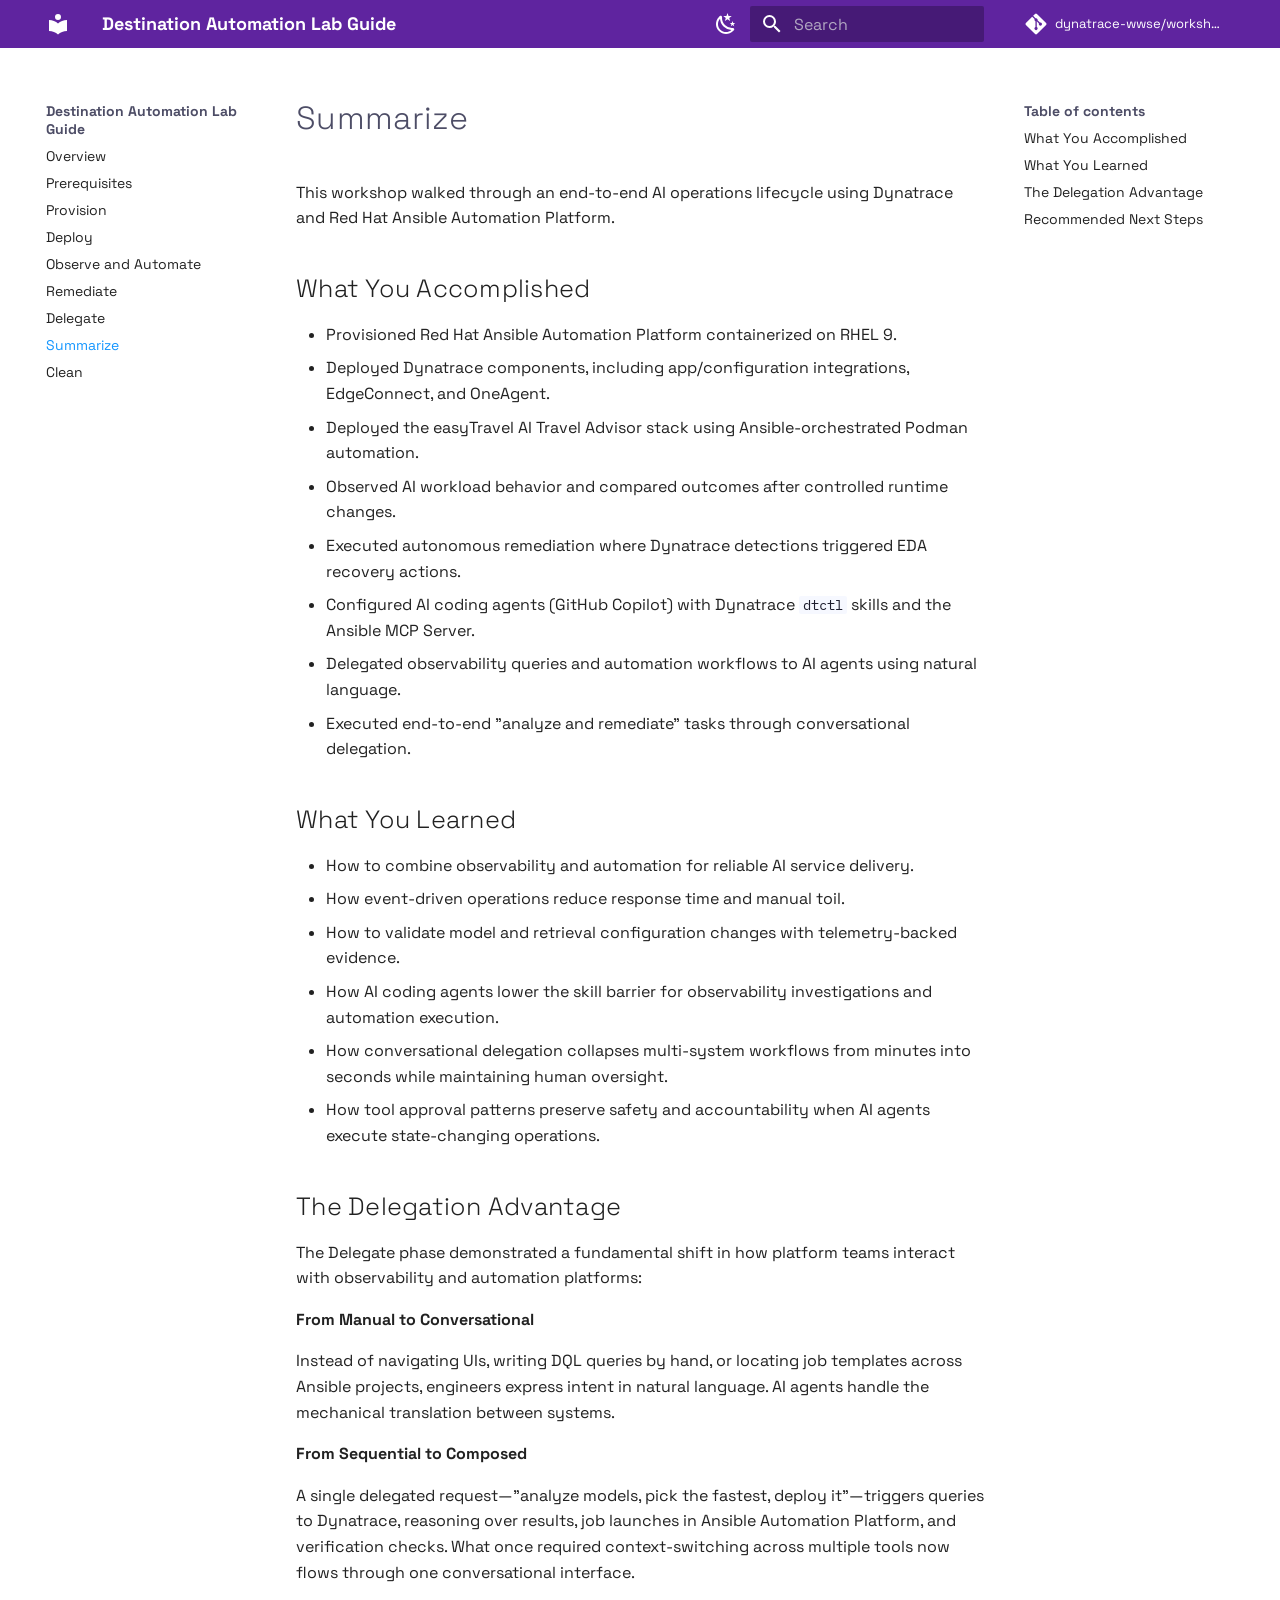
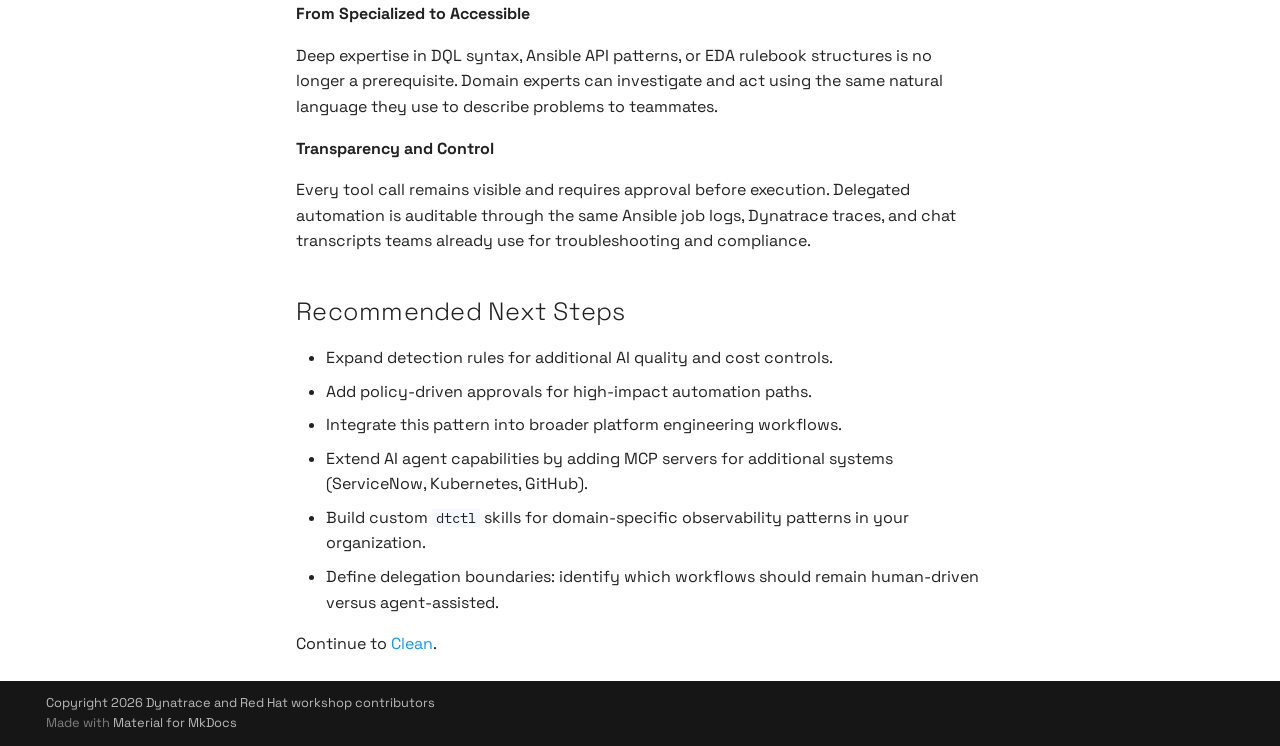
<file: lab-guide/summarize/index.html>
<!doctype html>
<html lang="en" class="no-js">
  <head>
    
      <meta charset="utf-8">
      <meta name="viewport" content="width=device-width,initial-scale=1">
      
        <meta name="description" content="Dynatrace and Red Hat Ansible Automation Platform workshop documentation">
      
      
      
        <link rel="canonical" href="https://dynatrace-wwse.github.io/workshop-destination-automation/lab-guide/summarize/">
      
      
        <link rel="prev" href="../delegate/">
      
      
        <link rel="next" href="../clean/">
      
      
      <link rel="icon" href="../../assets/images/favicon.png">
      <meta name="generator" content="mkdocs-1.6.1, mkdocs-material-9.5.42">
    
    
      
        <title>Summarize - Destination Automation Lab Guide</title>
      
    
    
      <link rel="stylesheet" href="../../assets/stylesheets/main.0253249f.min.css">
      
        
        <link rel="stylesheet" href="../../assets/stylesheets/palette.06af60db.min.css">
      
      


    
    
      
    
    
      
        
        
        <link rel="preconnect" href="https://fonts.gstatic.com" crossorigin>
        <link rel="stylesheet" href="https://fonts.googleapis.com/css?family=Space+Grotesk:300,300i,400,400i,700,700i%7CIBM+Plex+Mono:400,400i,700,700i&display=fallback">
        <style>:root{--md-text-font:"Space Grotesk";--md-code-font:"IBM Plex Mono"}</style>
      
    
    
      <link rel="stylesheet" href="../../assets/stylesheets/brand.css">
    
    <script>__md_scope=new URL("../..",location),__md_hash=e=>[...e].reduce(((e,_)=>(e<<5)-e+_.charCodeAt(0)),0),__md_get=(e,_=localStorage,t=__md_scope)=>JSON.parse(_.getItem(t.pathname+"."+e)),__md_set=(e,_,t=localStorage,a=__md_scope)=>{try{t.setItem(a.pathname+"."+e,JSON.stringify(_))}catch(e){}}</script>
    
      

    
    
    
  </head>
  
  
    
    
      
    
    
    
    
    <body dir="ltr" data-md-color-scheme="dynatrace-light" data-md-color-primary="custom" data-md-color-accent="custom">
  
    
    <input class="md-toggle" data-md-toggle="drawer" type="checkbox" id="__drawer" autocomplete="off">
    <input class="md-toggle" data-md-toggle="search" type="checkbox" id="__search" autocomplete="off">
    <label class="md-overlay" for="__drawer"></label>
    <div data-md-component="skip">
      
        
        <a href="#summarize" class="md-skip">
          Skip to content
        </a>
      
    </div>
    <div data-md-component="announce">
      
    </div>
    
    
      

  

<header class="md-header md-header--shadow" data-md-component="header">
  <nav class="md-header__inner md-grid" aria-label="Header">
    <a href="../.." title="Destination Automation Lab Guide" class="md-header__button md-logo" aria-label="Destination Automation Lab Guide" data-md-component="logo">
      
  
  <svg xmlns="http://www.w3.org/2000/svg" viewBox="0 0 24 24"><path d="M12 8a3 3 0 0 0 3-3 3 3 0 0 0-3-3 3 3 0 0 0-3 3 3 3 0 0 0 3 3m0 3.54C9.64 9.35 6.5 8 3 8v11c3.5 0 6.64 1.35 9 3.54 2.36-2.19 5.5-3.54 9-3.54V8c-3.5 0-6.64 1.35-9 3.54"/></svg>

    </a>
    <label class="md-header__button md-icon" for="__drawer">
      
      <svg xmlns="http://www.w3.org/2000/svg" viewBox="0 0 24 24"><path d="M3 6h18v2H3zm0 5h18v2H3zm0 5h18v2H3z"/></svg>
    </label>
    <div class="md-header__title" data-md-component="header-title">
      <div class="md-header__ellipsis">
        <div class="md-header__topic">
          <span class="md-ellipsis">
            Destination Automation Lab Guide
          </span>
        </div>
        <div class="md-header__topic" data-md-component="header-topic">
          <span class="md-ellipsis">
            
              Summarize
            
          </span>
        </div>
      </div>
    </div>
    
      
        <form class="md-header__option" data-md-component="palette">
  
    
    
    
    <input class="md-option" data-md-color-media="(prefers-color-scheme: light)" data-md-color-scheme="dynatrace-light" data-md-color-primary="custom" data-md-color-accent="custom"  aria-label="Switch to Red Hat dark mode"  type="radio" name="__palette" id="__palette_0">
    
      <label class="md-header__button md-icon" title="Switch to Red Hat dark mode" for="__palette_1" hidden>
        <svg xmlns="http://www.w3.org/2000/svg" viewBox="0 0 24 24"><path d="m17.75 4.09-2.53 1.94.91 3.06-2.63-1.81-2.63 1.81.91-3.06-2.53-1.94L12.44 4l1.06-3 1.06 3zm3.5 6.91-1.64 1.25.59 1.98-1.7-1.17-1.7 1.17.59-1.98L15.75 11l2.06-.05L18.5 9l.69 1.95zm-2.28 4.95c.83-.08 1.72 1.1 1.19 1.85-.32.45-.66.87-1.08 1.27C15.17 23 8.84 23 4.94 19.07c-3.91-3.9-3.91-10.24 0-14.14.4-.4.82-.76 1.27-1.08.75-.53 1.93.36 1.85 1.19-.27 2.86.69 5.83 2.89 8.02a9.96 9.96 0 0 0 8.02 2.89m-1.64 2.02a12.08 12.08 0 0 1-7.8-3.47c-2.17-2.19-3.33-5-3.49-7.82-2.81 3.14-2.7 7.96.31 10.98 3.02 3.01 7.84 3.12 10.98.31"/></svg>
      </label>
    
  
    
    
    
    <input class="md-option" data-md-color-media="(prefers-color-scheme: dark)" data-md-color-scheme="redhat-dark" data-md-color-primary="custom" data-md-color-accent="custom"  aria-label="Switch to Dynatrace light mode"  type="radio" name="__palette" id="__palette_1">
    
      <label class="md-header__button md-icon" title="Switch to Dynatrace light mode" for="__palette_0" hidden>
        <svg xmlns="http://www.w3.org/2000/svg" viewBox="0 0 24 24"><path d="M12 7a5 5 0 0 1 5 5 5 5 0 0 1-5 5 5 5 0 0 1-5-5 5 5 0 0 1 5-5m0 2a3 3 0 0 0-3 3 3 3 0 0 0 3 3 3 3 0 0 0 3-3 3 3 0 0 0-3-3m0-7 2.39 3.42C13.65 5.15 12.84 5 12 5s-1.65.15-2.39.42zM3.34 7l4.16-.35A7.2 7.2 0 0 0 5.94 8.5c-.44.74-.69 1.5-.83 2.29zm.02 10 1.76-3.77a7.131 7.131 0 0 0 2.38 4.14zM20.65 7l-1.77 3.79a7.02 7.02 0 0 0-2.38-4.15zm-.01 10-4.14.36c.59-.51 1.12-1.14 1.54-1.86.42-.73.69-1.5.83-2.29zM12 22l-2.41-3.44c.74.27 1.55.44 2.41.44.82 0 1.63-.17 2.37-.44z"/></svg>
      </label>
    
  
</form>
      
    
    
      <script>var palette=__md_get("__palette");if(palette&&palette.color){if("(prefers-color-scheme)"===palette.color.media){var media=matchMedia("(prefers-color-scheme: light)"),input=document.querySelector(media.matches?"[data-md-color-media='(prefers-color-scheme: light)']":"[data-md-color-media='(prefers-color-scheme: dark)']");palette.color.media=input.getAttribute("data-md-color-media"),palette.color.scheme=input.getAttribute("data-md-color-scheme"),palette.color.primary=input.getAttribute("data-md-color-primary"),palette.color.accent=input.getAttribute("data-md-color-accent")}for(var[key,value]of Object.entries(palette.color))document.body.setAttribute("data-md-color-"+key,value)}</script>
    
    
    
      <label class="md-header__button md-icon" for="__search">
        
        <svg xmlns="http://www.w3.org/2000/svg" viewBox="0 0 24 24"><path d="M9.5 3A6.5 6.5 0 0 1 16 9.5c0 1.61-.59 3.09-1.56 4.23l.27.27h.79l5 5-1.5 1.5-5-5v-.79l-.27-.27A6.52 6.52 0 0 1 9.5 16 6.5 6.5 0 0 1 3 9.5 6.5 6.5 0 0 1 9.5 3m0 2C7 5 5 7 5 9.5S7 14 9.5 14 14 12 14 9.5 12 5 9.5 5"/></svg>
      </label>
      <div class="md-search" data-md-component="search" role="dialog">
  <label class="md-search__overlay" for="__search"></label>
  <div class="md-search__inner" role="search">
    <form class="md-search__form" name="search">
      <input type="text" class="md-search__input" name="query" aria-label="Search" placeholder="Search" autocapitalize="off" autocorrect="off" autocomplete="off" spellcheck="false" data-md-component="search-query" required>
      <label class="md-search__icon md-icon" for="__search">
        
        <svg xmlns="http://www.w3.org/2000/svg" viewBox="0 0 24 24"><path d="M9.5 3A6.5 6.5 0 0 1 16 9.5c0 1.61-.59 3.09-1.56 4.23l.27.27h.79l5 5-1.5 1.5-5-5v-.79l-.27-.27A6.52 6.52 0 0 1 9.5 16 6.5 6.5 0 0 1 3 9.5 6.5 6.5 0 0 1 9.5 3m0 2C7 5 5 7 5 9.5S7 14 9.5 14 14 12 14 9.5 12 5 9.5 5"/></svg>
        
        <svg xmlns="http://www.w3.org/2000/svg" viewBox="0 0 24 24"><path d="M20 11v2H8l5.5 5.5-1.42 1.42L4.16 12l7.92-7.92L13.5 5.5 8 11z"/></svg>
      </label>
      <nav class="md-search__options" aria-label="Search">
        
        <button type="reset" class="md-search__icon md-icon" title="Clear" aria-label="Clear" tabindex="-1">
          
          <svg xmlns="http://www.w3.org/2000/svg" viewBox="0 0 24 24"><path d="M19 6.41 17.59 5 12 10.59 6.41 5 5 6.41 10.59 12 5 17.59 6.41 19 12 13.41 17.59 19 19 17.59 13.41 12z"/></svg>
        </button>
      </nav>
      
        <div class="md-search__suggest" data-md-component="search-suggest"></div>
      
    </form>
    <div class="md-search__output">
      <div class="md-search__scrollwrap" tabindex="0" data-md-scrollfix>
        <div class="md-search-result" data-md-component="search-result">
          <div class="md-search-result__meta">
            Initializing search
          </div>
          <ol class="md-search-result__list" role="presentation"></ol>
        </div>
      </div>
    </div>
  </div>
</div>
    
    
      <div class="md-header__source">
        <a href="https://github.com/dynatrace-wwse/workshop-destination-automation" title="Go to repository" class="md-source" data-md-component="source">
  <div class="md-source__icon md-icon">
    
    <svg xmlns="http://www.w3.org/2000/svg" viewBox="0 0 448 512"><!--! Font Awesome Free 6.6.0 by @fontawesome - https://fontawesome.com License - https://fontawesome.com/license/free (Icons: CC BY 4.0, Fonts: SIL OFL 1.1, Code: MIT License) Copyright 2024 Fonticons, Inc.--><path d="M439.55 236.05 244 40.45a28.87 28.87 0 0 0-40.81 0l-40.66 40.63 51.52 51.52c27.06-9.14 52.68 16.77 43.39 43.68l49.66 49.66c34.23-11.8 61.18 31 35.47 56.69-26.49 26.49-70.21-2.87-56-37.34L240.22 199v121.85c25.3 12.54 22.26 41.85 9.08 55a34.34 34.34 0 0 1-48.55 0c-17.57-17.6-11.07-46.91 11.25-56v-123c-20.8-8.51-24.6-30.74-18.64-45L142.57 101 8.45 235.14a28.86 28.86 0 0 0 0 40.81l195.61 195.6a28.86 28.86 0 0 0 40.8 0l194.69-194.69a28.86 28.86 0 0 0 0-40.81"/></svg>
  </div>
  <div class="md-source__repository">
    dynatrace-wwse/workshop-destination-automation
  </div>
</a>
      </div>
    
  </nav>
  
</header>
    
    <div class="md-container" data-md-component="container">
      
      
        
          
        
      
      <main class="md-main" data-md-component="main">
        <div class="md-main__inner md-grid">
          
            
              
              <div class="md-sidebar md-sidebar--primary" data-md-component="sidebar" data-md-type="navigation" >
                <div class="md-sidebar__scrollwrap">
                  <div class="md-sidebar__inner">
                    



<nav class="md-nav md-nav--primary" aria-label="Navigation" data-md-level="0">
  <label class="md-nav__title" for="__drawer">
    <a href="../.." title="Destination Automation Lab Guide" class="md-nav__button md-logo" aria-label="Destination Automation Lab Guide" data-md-component="logo">
      
  
  <svg xmlns="http://www.w3.org/2000/svg" viewBox="0 0 24 24"><path d="M12 8a3 3 0 0 0 3-3 3 3 0 0 0-3-3 3 3 0 0 0-3 3 3 3 0 0 0 3 3m0 3.54C9.64 9.35 6.5 8 3 8v11c3.5 0 6.64 1.35 9 3.54 2.36-2.19 5.5-3.54 9-3.54V8c-3.5 0-6.64 1.35-9 3.54"/></svg>

    </a>
    Destination Automation Lab Guide
  </label>
  
    <div class="md-nav__source">
      <a href="https://github.com/dynatrace-wwse/workshop-destination-automation" title="Go to repository" class="md-source" data-md-component="source">
  <div class="md-source__icon md-icon">
    
    <svg xmlns="http://www.w3.org/2000/svg" viewBox="0 0 448 512"><!--! Font Awesome Free 6.6.0 by @fontawesome - https://fontawesome.com License - https://fontawesome.com/license/free (Icons: CC BY 4.0, Fonts: SIL OFL 1.1, Code: MIT License) Copyright 2024 Fonticons, Inc.--><path d="M439.55 236.05 244 40.45a28.87 28.87 0 0 0-40.81 0l-40.66 40.63 51.52 51.52c27.06-9.14 52.68 16.77 43.39 43.68l49.66 49.66c34.23-11.8 61.18 31 35.47 56.69-26.49 26.49-70.21-2.87-56-37.34L240.22 199v121.85c25.3 12.54 22.26 41.85 9.08 55a34.34 34.34 0 0 1-48.55 0c-17.57-17.6-11.07-46.91 11.25-56v-123c-20.8-8.51-24.6-30.74-18.64-45L142.57 101 8.45 235.14a28.86 28.86 0 0 0 0 40.81l195.61 195.6a28.86 28.86 0 0 0 40.8 0l194.69-194.69a28.86 28.86 0 0 0 0-40.81"/></svg>
  </div>
  <div class="md-source__repository">
    dynatrace-wwse/workshop-destination-automation
  </div>
</a>
    </div>
  
  <ul class="md-nav__list" data-md-scrollfix>
    
      
      
  
  
  
  
    <li class="md-nav__item">
      <a href="../overview/" class="md-nav__link">
        
  
  <span class="md-ellipsis">
    Overview
  </span>
  

      </a>
    </li>
  

    
      
      
  
  
  
  
    <li class="md-nav__item">
      <a href="../prerequisites/" class="md-nav__link">
        
  
  <span class="md-ellipsis">
    Prerequisites
  </span>
  

      </a>
    </li>
  

    
      
      
  
  
  
  
    <li class="md-nav__item">
      <a href="../provision/" class="md-nav__link">
        
  
  <span class="md-ellipsis">
    Provision
  </span>
  

      </a>
    </li>
  

    
      
      
  
  
  
  
    <li class="md-nav__item">
      <a href="../deploy/" class="md-nav__link">
        
  
  <span class="md-ellipsis">
    Deploy
  </span>
  

      </a>
    </li>
  

    
      
      
  
  
  
  
    <li class="md-nav__item">
      <a href="../observe-and-automate/" class="md-nav__link">
        
  
  <span class="md-ellipsis">
    Observe and Automate
  </span>
  

      </a>
    </li>
  

    
      
      
  
  
  
  
    <li class="md-nav__item">
      <a href="../remediate/" class="md-nav__link">
        
  
  <span class="md-ellipsis">
    Remediate
  </span>
  

      </a>
    </li>
  

    
      
      
  
  
  
  
    <li class="md-nav__item">
      <a href="../delegate/" class="md-nav__link">
        
  
  <span class="md-ellipsis">
    Delegate
  </span>
  

      </a>
    </li>
  

    
      
      
  
  
    
  
  
  
    <li class="md-nav__item md-nav__item--active">
      
      <input class="md-nav__toggle md-toggle" type="checkbox" id="__toc">
      
      
        
      
      
        <label class="md-nav__link md-nav__link--active" for="__toc">
          
  
  <span class="md-ellipsis">
    Summarize
  </span>
  

          <span class="md-nav__icon md-icon"></span>
        </label>
      
      <a href="./" class="md-nav__link md-nav__link--active">
        
  
  <span class="md-ellipsis">
    Summarize
  </span>
  

      </a>
      
        

<nav class="md-nav md-nav--secondary" aria-label="Table of contents">
  
  
  
    
  
  
    <label class="md-nav__title" for="__toc">
      <span class="md-nav__icon md-icon"></span>
      Table of contents
    </label>
    <ul class="md-nav__list" data-md-component="toc" data-md-scrollfix>
      
        <li class="md-nav__item">
  <a href="#what-you-accomplished" class="md-nav__link">
    <span class="md-ellipsis">
      What You Accomplished
    </span>
  </a>
  
</li>
      
        <li class="md-nav__item">
  <a href="#what-you-learned" class="md-nav__link">
    <span class="md-ellipsis">
      What You Learned
    </span>
  </a>
  
</li>
      
        <li class="md-nav__item">
  <a href="#the-delegation-advantage" class="md-nav__link">
    <span class="md-ellipsis">
      The Delegation Advantage
    </span>
  </a>
  
</li>
      
        <li class="md-nav__item">
  <a href="#recommended-next-steps" class="md-nav__link">
    <span class="md-ellipsis">
      Recommended Next Steps
    </span>
  </a>
  
</li>
      
    </ul>
  
</nav>
      
    </li>
  

    
      
      
  
  
  
  
    <li class="md-nav__item">
      <a href="../clean/" class="md-nav__link">
        
  
  <span class="md-ellipsis">
    Clean
  </span>
  

      </a>
    </li>
  

    
  </ul>
</nav>
                  </div>
                </div>
              </div>
            
            
              
              <div class="md-sidebar md-sidebar--secondary" data-md-component="sidebar" data-md-type="toc" >
                <div class="md-sidebar__scrollwrap">
                  <div class="md-sidebar__inner">
                    

<nav class="md-nav md-nav--secondary" aria-label="Table of contents">
  
  
  
    
  
  
    <label class="md-nav__title" for="__toc">
      <span class="md-nav__icon md-icon"></span>
      Table of contents
    </label>
    <ul class="md-nav__list" data-md-component="toc" data-md-scrollfix>
      
        <li class="md-nav__item">
  <a href="#what-you-accomplished" class="md-nav__link">
    <span class="md-ellipsis">
      What You Accomplished
    </span>
  </a>
  
</li>
      
        <li class="md-nav__item">
  <a href="#what-you-learned" class="md-nav__link">
    <span class="md-ellipsis">
      What You Learned
    </span>
  </a>
  
</li>
      
        <li class="md-nav__item">
  <a href="#the-delegation-advantage" class="md-nav__link">
    <span class="md-ellipsis">
      The Delegation Advantage
    </span>
  </a>
  
</li>
      
        <li class="md-nav__item">
  <a href="#recommended-next-steps" class="md-nav__link">
    <span class="md-ellipsis">
      Recommended Next Steps
    </span>
  </a>
  
</li>
      
    </ul>
  
</nav>
                  </div>
                </div>
              </div>
            
          
          
            <div class="md-content" data-md-component="content">
              <article class="md-content__inner md-typeset">
                
                  

  
  


<h1 id="summarize">Summarize<a class="headerlink" href="#summarize" title="Permanent link">&para;</a></h1>
<p>This workshop walked through an end-to-end AI operations lifecycle using Dynatrace and Red Hat Ansible Automation Platform.</p>
<h2 id="what-you-accomplished">What You Accomplished<a class="headerlink" href="#what-you-accomplished" title="Permanent link">&para;</a></h2>
<ul>
<li>Provisioned Red Hat Ansible Automation Platform containerized on RHEL 9.</li>
<li>Deployed Dynatrace components, including app/configuration integrations, EdgeConnect, and OneAgent.</li>
<li>Deployed the easyTravel AI Travel Advisor stack using Ansible-orchestrated Podman automation.</li>
<li>Observed AI workload behavior and compared outcomes after controlled runtime changes.</li>
<li>Executed autonomous remediation where Dynatrace detections triggered EDA recovery actions.</li>
<li>Configured AI coding agents (GitHub Copilot) with Dynatrace <code>dtctl</code> skills and the Ansible MCP Server.</li>
<li>Delegated observability queries and automation workflows to AI agents using natural language.</li>
<li>Executed end-to-end "analyze and remediate" tasks through conversational delegation.</li>
</ul>
<h2 id="what-you-learned">What You Learned<a class="headerlink" href="#what-you-learned" title="Permanent link">&para;</a></h2>
<ul>
<li>How to combine observability and automation for reliable AI service delivery.</li>
<li>How event-driven operations reduce response time and manual toil.</li>
<li>How to validate model and retrieval configuration changes with telemetry-backed evidence.</li>
<li>How AI coding agents lower the skill barrier for observability investigations and automation execution.</li>
<li>How conversational delegation collapses multi-system workflows from minutes into seconds while maintaining human oversight.</li>
<li>How tool approval patterns preserve safety and accountability when AI agents execute state-changing operations.</li>
</ul>
<h2 id="the-delegation-advantage">The Delegation Advantage<a class="headerlink" href="#the-delegation-advantage" title="Permanent link">&para;</a></h2>
<p>The Delegate phase demonstrated a fundamental shift in how platform teams interact with observability and automation platforms:</p>
<p><strong>From Manual to Conversational</strong></p>
<p>Instead of navigating UIs, writing DQL queries by hand, or locating job templates across Ansible projects, engineers express intent in natural language. AI agents handle the mechanical translation between systems.</p>
<p><strong>From Sequential to Composed</strong></p>
<p>A single delegated request—"analyze models, pick the fastest, deploy it"—triggers queries to Dynatrace, reasoning over results, job launches in Ansible Automation Platform, and verification checks. What once required context-switching across multiple tools now flows through one conversational interface.</p>
<p><strong>From Specialized to Accessible</strong></p>
<p>Deep expertise in DQL syntax, Ansible API patterns, or EDA rulebook structures is no longer a prerequisite. Domain experts can investigate and act using the same natural language they use to describe problems to teammates.</p>
<p><strong>Transparency and Control</strong></p>
<p>Every tool call remains visible and requires approval before execution. Delegated automation is auditable through the same Ansible job logs, Dynatrace traces, and chat transcripts teams already use for troubleshooting and compliance.</p>
<h2 id="recommended-next-steps">Recommended Next Steps<a class="headerlink" href="#recommended-next-steps" title="Permanent link">&para;</a></h2>
<ul>
<li>Expand detection rules for additional AI quality and cost controls.</li>
<li>Add policy-driven approvals for high-impact automation paths.</li>
<li>Integrate this pattern into broader platform engineering workflows.</li>
<li>Extend AI agent capabilities by adding MCP servers for additional systems (ServiceNow, Kubernetes, GitHub).</li>
<li>Build custom <code>dtctl</code> skills for domain-specific observability patterns in your organization.</li>
<li>Define delegation boundaries: identify which workflows should remain human-driven versus agent-assisted.</li>
</ul>
<p>Continue to <a href="../clean/">Clean</a>.</p>












                
              </article>
            </div>
          
          
  <script>var tabs=__md_get("__tabs");if(Array.isArray(tabs))e:for(var set of document.querySelectorAll(".tabbed-set")){var labels=set.querySelector(".tabbed-labels");for(var tab of tabs)for(var label of labels.getElementsByTagName("label"))if(label.innerText.trim()===tab){var input=document.getElementById(label.htmlFor);input.checked=!0;continue e}}</script>

<script>var target=document.getElementById(location.hash.slice(1));target&&target.name&&(target.checked=target.name.startsWith("__tabbed_"))</script>
        </div>
        
          <button type="button" class="md-top md-icon" data-md-component="top" hidden>
  
  <svg xmlns="http://www.w3.org/2000/svg" viewBox="0 0 24 24"><path d="M13 20h-2V8l-5.5 5.5-1.42-1.42L12 4.16l7.92 7.92-1.42 1.42L13 8z"/></svg>
  Back to top
</button>
        
      </main>
      
        <footer class="md-footer">
  
  <div class="md-footer-meta md-typeset">
    <div class="md-footer-meta__inner md-grid">
      <div class="md-copyright">
  
    <div class="md-copyright__highlight">
      Copyright 2026 Dynatrace and Red Hat workshop contributors
    </div>
  
  
    Made with
    <a href="https://squidfunk.github.io/mkdocs-material/" target="_blank" rel="noopener">
      Material for MkDocs
    </a>
  
</div>
      
    </div>
  </div>
</footer>
      
    </div>
    <div class="md-dialog" data-md-component="dialog">
      <div class="md-dialog__inner md-typeset"></div>
    </div>
    
    
    <script id="__config" type="application/json">{"base": "../..", "features": ["content.code.copy", "content.tabs.link", "navigation.sections", "navigation.top", "search.suggest", "search.highlight"], "search": "../../assets/javascripts/workers/search.6ce7567c.min.js", "translations": {"clipboard.copied": "Copied to clipboard", "clipboard.copy": "Copy to clipboard", "search.result.more.one": "1 more on this page", "search.result.more.other": "# more on this page", "search.result.none": "No matching documents", "search.result.one": "1 matching document", "search.result.other": "# matching documents", "search.result.placeholder": "Type to start searching", "search.result.term.missing": "Missing", "select.version": "Select version"}}</script>
    
    
      <script src="../../assets/javascripts/bundle.83f73b43.min.js"></script>
      
    
  </body>
</html>
</file>
<file: assets/stylesheets/brand.css>
:root {
  --lab-radius: 0.5rem;
}

[data-md-color-scheme="dynatrace-light"] {
  --md-default-bg-color: #ffffff;
  --md-default-fg-color: #1e1e2e;
  --md-default-fg-color--light: #4d4d66;
  --md-default-fg-color--lighter: #6f6f8a;
  --md-primary-fg-color: #5f249f;
  --md-primary-fg-color--light: #7b3db8;
  --md-primary-fg-color--dark: #421a70;
  --md-accent-fg-color: #1496ff;
  --md-typeset-a-color: #1496ff;
  --md-code-bg-color: #f6f8ff;
  --md-code-fg-color: #1e1e2e;
}

[data-md-color-scheme="redhat-dark"] {
  --md-default-bg-color: #151515;
  --md-default-fg-color: #ffffff;
  --md-default-fg-color--light: #d0d0d0;
  --md-default-fg-color--lighter: #b8b8b8;
  --md-typeset-color: #ffffff;
  --md-typeset-a-color: #ff7b7b;
  --md-primary-fg-color: #ee0000;
  --md-primary-fg-color--light: #ff3b3b;
  --md-primary-fg-color--dark: #a30000;
  --md-accent-fg-color: #ffffff;
  --md-code-bg-color: #1f1f1f;
  --md-code-fg-color: #ffffff;
  --md-nav-link-color: #c5c5c5;
  --md-nav-link-color--hover: #ee0000;
  --md-nav-link-color--active: #ffffff;
}

.md-typeset h1,
.md-typeset h2,
.md-typeset h3 {
  letter-spacing: 0.01em;
}

.md-typeset .admonition,
.md-typeset details {
  border-radius: var(--lab-radius);
}

.md-typeset .grid.cards > ul > li,
.md-typeset .grid > ul > li {
  border-radius: var(--lab-radius);
}

.md-button {
  border-radius: var(--lab-radius);
}

.md-header,
.md-tabs {
  box-shadow: none;
}

[data-md-color-scheme="dynatrace-light"] .md-typeset .admonition.tip,
[data-md-color-scheme="dynatrace-light"] .md-typeset details.tip {
  border-color: #1496ff;
}

[data-md-color-scheme="dynatrace-light"] .md-typeset .admonition.tip > .admonition-title,
[data-md-color-scheme="dynatrace-light"] .md-typeset details.tip > summary {
  background-color: rgba(20, 150, 255, 0.12);
}

[data-md-color-scheme="dynatrace-light"] .md-typeset .admonition.tip > .admonition-title::before,
[data-md-color-scheme="dynatrace-light"] .md-typeset details.tip > summary::before {
  background-color: #1496ff;
}

[data-md-color-scheme="dynatrace-light"] .md-typeset table {
  border-collapse: collapse;
}

[data-md-color-scheme="dynatrace-light"] .md-typeset table th,
[data-md-color-scheme="dynatrace-light"] .md-typeset table td {
  border: 1px solid #1496ff;
}

[data-md-color-scheme="redhat-dark"] .md-typeset .admonition.tip,
[data-md-color-scheme="redhat-dark"] .md-typeset details.tip {
  border-color: #ff6b6b;
}

[data-md-color-scheme="redhat-dark"] .md-typeset .admonition.question,
[data-md-color-scheme="redhat-dark"] .md-typeset details.question {
  border-color: #e0e0e0;
}

[data-md-color-scheme="redhat-dark"] .md-typeset .admonition,
[data-md-color-scheme="redhat-dark"] .md-typeset details {
  background-color: #1f1f1f;
  color: #ffffff;
}

[data-md-color-scheme="redhat-dark"] .md-typeset .admonition-title,
[data-md-color-scheme="redhat-dark"] .md-typeset summary {
  background-color: rgba(238, 0, 0, 0.2);
  color: #ffffff;
}

[data-md-color-scheme="redhat-dark"] .md-typeset .admonition-title::before,
[data-md-color-scheme="redhat-dark"] .md-typeset summary::before {
  background-color: #ffffff;
}

[data-md-color-scheme="redhat-dark"] .md-typeset table {
  border-collapse: collapse;
}

[data-md-color-scheme="redhat-dark"] .md-typeset table th,
[data-md-color-scheme="redhat-dark"] .md-typeset table td {
  border: 1px solid #ee0000;
}

[data-md-color-scheme="redhat-dark"] .md-typeset .admonition a,
[data-md-color-scheme="redhat-dark"] .md-typeset details a {
  color: #ff9b9b;
}

[data-md-color-scheme="redhat-dark"] .md-content,
[data-md-color-scheme="redhat-dark"] .md-typeset,
[data-md-color-scheme="redhat-dark"] .md-typeset p,
[data-md-color-scheme="redhat-dark"] .md-typeset li {
  color: #ffffff;
}

[data-md-color-scheme="redhat-dark"] .md-nav,
[data-md-color-scheme="redhat-dark"] .md-nav__item .md-nav__link,
[data-md-color-scheme="redhat-dark"] .md-tabs__link {
  color: #b8b8b8;
}

[data-md-color-scheme="redhat-dark"] .md-nav__item .md-nav__link:hover,
[data-md-color-scheme="redhat-dark"] .md-nav__item .md-nav__link:focus,
[data-md-color-scheme="redhat-dark"] .md-tabs__link:hover,
[data-md-color-scheme="redhat-dark"] .md-typeset a:hover {
  color: #ee0000;
}

[data-md-color-scheme="redhat-dark"] .md-nav__item .md-nav__link--active,
[data-md-color-scheme="redhat-dark"] .md-tabs__link--active {
  color: #ffffff;
}

/* Enable word wrapping in code blocks */
.md-typeset pre,
.md-typeset pre > code {
  white-space: pre-wrap;
  word-wrap: break-word;
  overflow-wrap: break-word;
}

/* Ensure inline code also wraps if needed */
.md-typeset code {
  white-space: pre-wrap;
  word-wrap: break-word;
}
</file>
<file: assets/stylesheets/main.0253249f.min.css>
@charset "UTF-8";html{-webkit-text-size-adjust:none;-moz-text-size-adjust:none;text-size-adjust:none;box-sizing:border-box}*,:after,:before{box-sizing:inherit}@media (prefers-reduced-motion){*,:after,:before{transition:none!important}}body{margin:0}a,button,input,label{-webkit-tap-highlight-color:transparent}a{color:inherit;text-decoration:none}hr{border:0;box-sizing:initial;display:block;height:.05rem;overflow:visible;padding:0}small{font-size:80%}sub,sup{line-height:1em}img{border-style:none}table{border-collapse:initial;border-spacing:0}td,th{font-weight:400;vertical-align:top}button{background:#0000;border:0;font-family:inherit;font-size:inherit;margin:0;padding:0}input{border:0;outline:none}:root{--md-primary-fg-color:#4051b5;--md-primary-fg-color--light:#5d6cc0;--md-primary-fg-color--dark:#303fa1;--md-primary-bg-color:#fff;--md-primary-bg-color--light:#ffffffb3;--md-accent-fg-color:#526cfe;--md-accent-fg-color--transparent:#526cfe1a;--md-accent-bg-color:#fff;--md-accent-bg-color--light:#ffffffb3}[data-md-color-scheme=default]{color-scheme:light}[data-md-color-scheme=default] img[src$="#gh-dark-mode-only"],[data-md-color-scheme=default] img[src$="#only-dark"]{display:none}:root,[data-md-color-scheme=default]{--md-hue:225deg;--md-default-fg-color:#000000de;--md-default-fg-color--light:#0000008a;--md-default-fg-color--lighter:#00000052;--md-default-fg-color--lightest:#00000012;--md-default-bg-color:#fff;--md-default-bg-color--light:#ffffffb3;--md-default-bg-color--lighter:#ffffff4d;--md-default-bg-color--lightest:#ffffff1f;--md-code-fg-color:#36464e;--md-code-bg-color:#f5f5f5;--md-code-hl-color:#4287ff;--md-code-hl-color--light:#4287ff1a;--md-code-hl-number-color:#d52a2a;--md-code-hl-special-color:#db1457;--md-code-hl-function-color:#a846b9;--md-code-hl-constant-color:#6e59d9;--md-code-hl-keyword-color:#3f6ec6;--md-code-hl-string-color:#1c7d4d;--md-code-hl-name-color:var(--md-code-fg-color);--md-code-hl-operator-color:var(--md-default-fg-color--light);--md-code-hl-punctuation-color:var(--md-default-fg-color--light);--md-code-hl-comment-color:var(--md-default-fg-color--light);--md-code-hl-generic-color:var(--md-default-fg-color--light);--md-code-hl-variable-color:var(--md-default-fg-color--light);--md-typeset-color:var(--md-default-fg-color);--md-typeset-a-color:var(--md-primary-fg-color);--md-typeset-del-color:#f5503d26;--md-typeset-ins-color:#0bd57026;--md-typeset-kbd-color:#fafafa;--md-typeset-kbd-accent-color:#fff;--md-typeset-kbd-border-color:#b8b8b8;--md-typeset-mark-color:#ffff0080;--md-typeset-table-color:#0000001f;--md-typeset-table-color--light:rgba(0,0,0,.035);--md-admonition-fg-color:var(--md-default-fg-color);--md-admonition-bg-color:var(--md-default-bg-color);--md-warning-fg-color:#000000de;--md-warning-bg-color:#ff9;--md-footer-fg-color:#fff;--md-footer-fg-color--light:#ffffffb3;--md-footer-fg-color--lighter:#ffffff73;--md-footer-bg-color:#000000de;--md-footer-bg-color--dark:#00000052;--md-shadow-z1:0 0.2rem 0.5rem #0000000d,0 0 0.05rem #0000001a;--md-shadow-z2:0 0.2rem 0.5rem #0000001a,0 0 0.05rem #00000040;--md-shadow-z3:0 0.2rem 0.5rem #0003,0 0 0.05rem #00000059}.md-icon svg{fill:currentcolor;display:block;height:1.2rem;width:1.2rem}body{-webkit-font-smoothing:antialiased;-moz-osx-font-smoothing:grayscale;--md-text-font-family:var(--md-text-font,_),-apple-system,BlinkMacSystemFont,Helvetica,Arial,sans-serif;--md-code-font-family:var(--md-code-font,_),SFMono-Regular,Consolas,Menlo,monospace}aside,body,input{font-feature-settings:"kern","liga";color:var(--md-typeset-color);font-family:var(--md-text-font-family)}code,kbd,pre{font-feature-settings:"kern";font-family:var(--md-code-font-family)}:root{--md-typeset-table-sort-icon:url('data:image/svg+xml;charset=utf-8,<svg xmlns="http://www.w3.org/2000/svg" viewBox="0 0 24 24"><path d="m18 21-4-4h3V7h-3l4-4 4 4h-3v10h3M2 19v-2h10v2M2 13v-2h7v2M2 7V5h4v2z"/></svg>');--md-typeset-table-sort-icon--asc:url('data:image/svg+xml;charset=utf-8,<svg xmlns="http://www.w3.org/2000/svg" viewBox="0 0 24 24"><path d="M19 17h3l-4 4-4-4h3V3h2M2 17h10v2H2M6 5v2H2V5m0 6h7v2H2z"/></svg>');--md-typeset-table-sort-icon--desc:url('data:image/svg+xml;charset=utf-8,<svg xmlns="http://www.w3.org/2000/svg" viewBox="0 0 24 24"><path d="M19 7h3l-4-4-4 4h3v14h2M2 17h10v2H2M6 5v2H2V5m0 6h7v2H2z"/></svg>')}.md-typeset{-webkit-print-color-adjust:exact;color-adjust:exact;font-size:.8rem;line-height:1.6}@media print{.md-typeset{font-size:.68rem}}.md-typeset blockquote,.md-typeset dl,.md-typeset figure,.md-typeset ol,.md-typeset pre,.md-typeset ul{margin-bottom:1em;margin-top:1em}.md-typeset h1{color:var(--md-default-fg-color--light);font-size:2em;line-height:1.3;margin:0 0 1.25em}.md-typeset h1,.md-typeset h2{font-weight:300;letter-spacing:-.01em}.md-typeset h2{font-size:1.5625em;line-height:1.4;margin:1.6em 0 .64em}.md-typeset h3{font-size:1.25em;font-weight:400;letter-spacing:-.01em;line-height:1.5;margin:1.6em 0 .8em}.md-typeset h2+h3{margin-top:.8em}.md-typeset h4{font-weight:700;letter-spacing:-.01em;margin:1em 0}.md-typeset h5,.md-typeset h6{color:var(--md-default-fg-color--light);font-size:.8em;font-weight:700;letter-spacing:-.01em;margin:1.25em 0}.md-typeset h5{text-transform:uppercase}.md-typeset hr{border-bottom:.05rem solid var(--md-default-fg-color--lightest);display:flow-root;margin:1.5em 0}.md-typeset a{color:var(--md-typeset-a-color);word-break:break-word}.md-typeset a,.md-typeset a:before{transition:color 125ms}.md-typeset a:focus,.md-typeset a:hover{color:var(--md-accent-fg-color)}.md-typeset a:focus code,.md-typeset a:hover code{background-color:var(--md-accent-fg-color--transparent)}.md-typeset a code{color:currentcolor;transition:background-color 125ms}.md-typeset a.focus-visible{outline-color:var(--md-accent-fg-color);outline-offset:.2rem}.md-typeset code,.md-typeset kbd,.md-typeset pre{color:var(--md-code-fg-color);direction:ltr;font-variant-ligatures:none}@media print{.md-typeset code,.md-typeset kbd,.md-typeset pre{white-space:pre-wrap}}.md-typeset code{background-color:var(--md-code-bg-color);border-radius:.1rem;-webkit-box-decoration-break:clone;box-decoration-break:clone;font-size:.85em;padding:0 .2941176471em;word-break:break-word}.md-typeset code:not(.focus-visible){-webkit-tap-highlight-color:transparent;outline:none}.md-typeset pre{display:flow-root;line-height:1.4;position:relative}.md-typeset pre>code{-webkit-box-decoration-break:slice;box-decoration-break:slice;box-shadow:none;display:block;margin:0;outline-color:var(--md-accent-fg-color);overflow:auto;padding:.7720588235em 1.1764705882em;scrollbar-color:var(--md-default-fg-color--lighter) #0000;scrollbar-width:thin;touch-action:auto;word-break:normal}.md-typeset pre>code:hover{scrollbar-color:var(--md-accent-fg-color) #0000}.md-typeset pre>code::-webkit-scrollbar{height:.2rem;width:.2rem}.md-typeset pre>code::-webkit-scrollbar-thumb{background-color:var(--md-default-fg-color--lighter)}.md-typeset pre>code::-webkit-scrollbar-thumb:hover{background-color:var(--md-accent-fg-color)}.md-typeset kbd{background-color:var(--md-typeset-kbd-color);border-radius:.1rem;box-shadow:0 .1rem 0 .05rem var(--md-typeset-kbd-border-color),0 .1rem 0 var(--md-typeset-kbd-border-color),0 -.1rem .2rem var(--md-typeset-kbd-accent-color) inset;color:var(--md-default-fg-color);display:inline-block;font-size:.75em;padding:0 .6666666667em;vertical-align:text-top;word-break:break-word}.md-typeset mark{background-color:var(--md-typeset-mark-color);-webkit-box-decoration-break:clone;box-decoration-break:clone;color:inherit;word-break:break-word}.md-typeset abbr{border-bottom:.05rem dotted var(--md-default-fg-color--light);cursor:help;text-decoration:none}.md-typeset small{opacity:.75}[dir=ltr] .md-typeset sub,[dir=ltr] .md-typeset sup{margin-left:.078125em}[dir=rtl] .md-typeset sub,[dir=rtl] .md-typeset sup{margin-right:.078125em}[dir=ltr] .md-typeset blockquote{padding-left:.6rem}[dir=rtl] .md-typeset blockquote{padding-right:.6rem}[dir=ltr] .md-typeset blockquote{border-left:.2rem solid var(--md-default-fg-color--lighter)}[dir=rtl] .md-typeset blockquote{border-right:.2rem solid var(--md-default-fg-color--lighter)}.md-typeset blockquote{color:var(--md-default-fg-color--light);margin-left:0;margin-right:0}.md-typeset ul{list-style-type:disc}.md-typeset ul[type]{list-style-type:revert-layer}[dir=ltr] .md-typeset ol,[dir=ltr] .md-typeset ul{margin-left:.625em}[dir=rtl] .md-typeset ol,[dir=rtl] .md-typeset ul{margin-right:.625em}.md-typeset ol,.md-typeset ul{padding:0}.md-typeset ol:not([hidden]),.md-typeset ul:not([hidden]){display:flow-root}.md-typeset ol ol,.md-typeset ul ol{list-style-type:lower-alpha}.md-typeset ol ol ol,.md-typeset ul ol ol{list-style-type:lower-roman}.md-typeset ol ol ol ol,.md-typeset ul ol ol ol{list-style-type:upper-alpha}.md-typeset ol ol ol ol ol,.md-typeset ul ol ol ol ol{list-style-type:upper-roman}.md-typeset ol[type],.md-typeset ul[type]{list-style-type:revert-layer}[dir=ltr] .md-typeset ol li,[dir=ltr] .md-typeset ul li{margin-left:1.25em}[dir=rtl] .md-typeset ol li,[dir=rtl] .md-typeset ul li{margin-right:1.25em}.md-typeset ol li,.md-typeset ul li{margin-bottom:.5em}.md-typeset ol li blockquote,.md-typeset ol li p,.md-typeset ul li blockquote,.md-typeset ul li p{margin:.5em 0}.md-typeset ol li:last-child,.md-typeset ul li:last-child{margin-bottom:0}[dir=ltr] .md-typeset ol li ol,[dir=ltr] .md-typeset ol li ul,[dir=ltr] .md-typeset ul li ol,[dir=ltr] .md-typeset ul li ul{margin-left:.625em}[dir=rtl] .md-typeset ol li ol,[dir=rtl] .md-typeset ol li ul,[dir=rtl] .md-typeset ul li ol,[dir=rtl] .md-typeset ul li ul{margin-right:.625em}.md-typeset ol li ol,.md-typeset ol li ul,.md-typeset ul li ol,.md-typeset ul li ul{margin-bottom:.5em;margin-top:.5em}[dir=ltr] .md-typeset dd{margin-left:1.875em}[dir=rtl] .md-typeset dd{margin-right:1.875em}.md-typeset dd{margin-bottom:1.5em;margin-top:1em}.md-typeset img,.md-typeset svg,.md-typeset video{height:auto;max-width:100%}.md-typeset img[align=left]{margin:1em 1em 1em 0}.md-typeset img[align=right]{margin:1em 0 1em 1em}.md-typeset img[align]:only-child{margin-top:0}.md-typeset figure{display:flow-root;margin:1em auto;max-width:100%;text-align:center;width:-moz-fit-content;width:fit-content}.md-typeset figure img{display:block;margin:0 auto}.md-typeset figcaption{font-style:italic;margin:1em auto;max-width:24rem}.md-typeset iframe{max-width:100%}.md-typeset table:not([class]){background-color:var(--md-default-bg-color);border:.05rem solid var(--md-typeset-table-color);border-radius:.1rem;display:inline-block;font-size:.64rem;max-width:100%;overflow:auto;touch-action:auto}@media print{.md-typeset table:not([class]){display:table}}.md-typeset table:not([class])+*{margin-top:1.5em}.md-typeset table:not([class]) td>:first-child,.md-typeset table:not([class]) th>:first-child{margin-top:0}.md-typeset table:not([class]) td>:last-child,.md-typeset table:not([class]) th>:last-child{margin-bottom:0}.md-typeset table:not([class]) td:not([align]),.md-typeset table:not([class]) th:not([align]){text-align:left}[dir=rtl] .md-typeset table:not([class]) td:not([align]),[dir=rtl] .md-typeset table:not([class]) th:not([align]){text-align:right}.md-typeset table:not([class]) th{font-weight:700;min-width:5rem;padding:.9375em 1.25em;vertical-align:top}.md-typeset table:not([class]) td{border-top:.05rem solid var(--md-typeset-table-color);padding:.9375em 1.25em;vertical-align:top}.md-typeset table:not([class]) tbody tr{transition:background-color 125ms}.md-typeset table:not([class]) tbody tr:hover{background-color:var(--md-typeset-table-color--light);box-shadow:0 .05rem 0 var(--md-default-bg-color) inset}.md-typeset table:not([class]) a{word-break:normal}.md-typeset table th[role=columnheader]{cursor:pointer}[dir=ltr] .md-typeset table th[role=columnheader]:after{margin-left:.5em}[dir=rtl] .md-typeset table th[role=columnheader]:after{margin-right:.5em}.md-typeset table th[role=columnheader]:after{content:"";display:inline-block;height:1.2em;-webkit-mask-image:var(--md-typeset-table-sort-icon);mask-image:var(--md-typeset-table-sort-icon);-webkit-mask-repeat:no-repeat;mask-repeat:no-repeat;-webkit-mask-size:contain;mask-size:contain;transition:background-color 125ms;vertical-align:text-bottom;width:1.2em}.md-typeset table th[role=columnheader]:hover:after{background-color:var(--md-default-fg-color--lighter)}.md-typeset table th[role=columnheader][aria-sort=ascending]:after{background-color:var(--md-default-fg-color--light);-webkit-mask-image:var(--md-typeset-table-sort-icon--asc);mask-image:var(--md-typeset-table-sort-icon--asc)}.md-typeset table th[role=columnheader][aria-sort=descending]:after{background-color:var(--md-default-fg-color--light);-webkit-mask-image:var(--md-typeset-table-sort-icon--desc);mask-image:var(--md-typeset-table-sort-icon--desc)}.md-typeset__scrollwrap{margin:1em -.8rem;overflow-x:auto;touch-action:auto}.md-typeset__table{display:inline-block;margin-bottom:.5em;padding:0 .8rem}@media print{.md-typeset__table{display:block}}html .md-typeset__table table{display:table;margin:0;overflow:hidden;width:100%}@media screen and (max-width:44.984375em){.md-content__inner>pre{margin:1em -.8rem}.md-content__inner>pre code{border-radius:0}}.md-typeset .md-author{border-radius:100%;display:block;flex-shrink:0;height:1.6rem;overflow:hidden;position:relative;transition:color 125ms,transform 125ms;width:1.6rem}.md-typeset .md-author img{display:block}.md-typeset .md-author--more{background:var(--md-default-fg-color--lightest);color:var(--md-default-fg-color--lighter);font-size:.6rem;font-weight:700;line-height:1.6rem;text-align:center}.md-typeset .md-author--long{height:2.4rem;width:2.4rem}.md-typeset a.md-author{transform:scale(1)}.md-typeset a.md-author img{border-radius:100%;filter:grayscale(100%) opacity(75%);transition:filter 125ms}.md-typeset a.md-author:focus,.md-typeset a.md-author:hover{transform:scale(1.1);z-index:1}.md-typeset a.md-author:focus img,.md-typeset a.md-author:hover img{filter:grayscale(0)}.md-banner{background-color:var(--md-footer-bg-color);color:var(--md-footer-fg-color);overflow:auto}@media print{.md-banner{display:none}}.md-banner--warning{background-color:var(--md-warning-bg-color);color:var(--md-warning-fg-color)}.md-banner__inner{font-size:.7rem;margin:.6rem auto;padding:0 .8rem}[dir=ltr] .md-banner__button{float:right}[dir=rtl] .md-banner__button{float:left}.md-banner__button{color:inherit;cursor:pointer;transition:opacity .25s}.no-js .md-banner__button{display:none}.md-banner__button:hover{opacity:.7}html{font-size:125%;height:100%;overflow-x:hidden}@media screen and (min-width:100em){html{font-size:137.5%}}@media screen and (min-width:125em){html{font-size:150%}}body{background-color:var(--md-default-bg-color);display:flex;flex-direction:column;font-size:.5rem;min-height:100%;position:relative;width:100%}@media print{body{display:block}}@media screen and (max-width:59.984375em){body[data-md-scrolllock]{position:fixed}}.md-grid{margin-left:auto;margin-right:auto;max-width:61rem}.md-container{display:flex;flex-direction:column;flex-grow:1}@media print{.md-container{display:block}}.md-main{flex-grow:1}.md-main__inner{display:flex;height:100%;margin-top:1.5rem}.md-ellipsis{overflow:hidden;text-overflow:ellipsis}.md-toggle{display:none}.md-option{height:0;opacity:0;position:absolute;width:0}.md-option:checked+label:not([hidden]){display:block}.md-option.focus-visible+label{outline-color:var(--md-accent-fg-color);outline-style:auto}.md-skip{background-color:var(--md-default-fg-color);border-radius:.1rem;color:var(--md-default-bg-color);font-size:.64rem;margin:.5rem;opacity:0;outline-color:var(--md-accent-fg-color);padding:.3rem .5rem;position:fixed;transform:translateY(.4rem);z-index:-1}.md-skip:focus{opacity:1;transform:translateY(0);transition:transform .25s cubic-bezier(.4,0,.2,1),opacity 175ms 75ms;z-index:10}@page{margin:25mm}:root{--md-clipboard-icon:url('data:image/svg+xml;charset=utf-8,<svg xmlns="http://www.w3.org/2000/svg" viewBox="0 0 24 24"><path d="M19 21H8V7h11m0-2H8a2 2 0 0 0-2 2v14a2 2 0 0 0 2 2h11a2 2 0 0 0 2-2V7a2 2 0 0 0-2-2m-3-4H4a2 2 0 0 0-2 2v14h2V3h12z"/></svg>')}.md-clipboard{border-radius:.1rem;color:var(--md-default-fg-color--lightest);cursor:pointer;height:1.5em;outline-color:var(--md-accent-fg-color);outline-offset:.1rem;position:absolute;right:.5em;top:.5em;transition:color .25s;width:1.5em;z-index:1}@media print{.md-clipboard{display:none}}.md-clipboard:not(.focus-visible){-webkit-tap-highlight-color:transparent;outline:none}:hover>.md-clipboard{color:var(--md-default-fg-color--light)}.md-clipboard:focus,.md-clipboard:hover{color:var(--md-accent-fg-color)}.md-clipboard:after{background-color:currentcolor;content:"";display:block;height:1.125em;margin:0 auto;-webkit-mask-image:var(--md-clipboard-icon);mask-image:var(--md-clipboard-icon);-webkit-mask-position:center;mask-position:center;-webkit-mask-repeat:no-repeat;mask-repeat:no-repeat;-webkit-mask-size:contain;mask-size:contain;width:1.125em}.md-clipboard--inline{cursor:pointer}.md-clipboard--inline code{transition:color .25s,background-color .25s}.md-clipboard--inline:focus code,.md-clipboard--inline:hover code{background-color:var(--md-accent-fg-color--transparent);color:var(--md-accent-fg-color)}.md-typeset .md-code__content{display:grid}@keyframes consent{0%{opacity:0;transform:translateY(100%)}to{opacity:1;transform:translateY(0)}}@keyframes overlay{0%{opacity:0}to{opacity:1}}.md-consent__overlay{animation:overlay .25s both;-webkit-backdrop-filter:blur(.1rem);backdrop-filter:blur(.1rem);background-color:#0000008a;height:100%;opacity:1;position:fixed;top:0;width:100%;z-index:5}.md-consent__inner{animation:consent .5s cubic-bezier(.1,.7,.1,1) both;background-color:var(--md-default-bg-color);border:0;border-radius:.1rem;bottom:0;box-shadow:0 0 .2rem #0000001a,0 .2rem .4rem #0003;max-height:100%;overflow:auto;padding:0;position:fixed;width:100%;z-index:5}.md-consent__form{padding:.8rem}.md-consent__settings{display:none;margin:1em 0}input:checked+.md-consent__settings{display:block}.md-consent__controls{margin-bottom:.8rem}.md-typeset .md-consent__controls .md-button{display:inline}@media screen and (max-width:44.984375em){.md-typeset .md-consent__controls .md-button{display:block;margin-top:.4rem;text-align:center;width:100%}}.md-consent label{cursor:pointer}.md-content{flex-grow:1;min-width:0}.md-content__inner{margin:0 .8rem 1.2rem;padding-top:.6rem}@media screen and (min-width:76.25em){[dir=ltr] .md-sidebar--primary:not([hidden])~.md-content>.md-content__inner{margin-left:1.2rem}[dir=ltr] .md-sidebar--secondary:not([hidden])~.md-content>.md-content__inner,[dir=rtl] .md-sidebar--primary:not([hidden])~.md-content>.md-content__inner{margin-right:1.2rem}[dir=rtl] .md-sidebar--secondary:not([hidden])~.md-content>.md-content__inner{margin-left:1.2rem}}.md-content__inner:before{content:"";display:block;height:.4rem}.md-content__inner>:last-child{margin-bottom:0}[dir=ltr] .md-content__button{float:right}[dir=rtl] .md-content__button{float:left}[dir=ltr] .md-content__button{margin-left:.4rem}[dir=rtl] .md-content__button{margin-right:.4rem}.md-content__button{margin:.4rem 0;padding:0}@media print{.md-content__button{display:none}}.md-typeset .md-content__button{color:var(--md-default-fg-color--lighter)}.md-content__button svg{display:inline;vertical-align:top}[dir=rtl] .md-content__button svg{transform:scaleX(-1)}[dir=ltr] .md-dialog{right:.8rem}[dir=rtl] .md-dialog{left:.8rem}.md-dialog{background-color:var(--md-default-fg-color);border-radius:.1rem;bottom:.8rem;box-shadow:var(--md-shadow-z3);min-width:11.1rem;opacity:0;padding:.4rem .6rem;pointer-events:none;position:fixed;transform:translateY(100%);transition:transform 0ms .4s,opacity .4s;z-index:4}@media print{.md-dialog{display:none}}.md-dialog--active{opacity:1;pointer-events:auto;transform:translateY(0);transition:transform .4s cubic-bezier(.075,.85,.175,1),opacity .4s}.md-dialog__inner{color:var(--md-default-bg-color);font-size:.7rem}.md-feedback{margin:2em 0 1em;text-align:center}.md-feedback fieldset{border:none;margin:0;padding:0}.md-feedback__title{font-weight:700;margin:1em auto}.md-feedback__inner{position:relative}.md-feedback__list{display:flex;flex-wrap:wrap;place-content:baseline center;position:relative}.md-feedback__list:hover .md-icon:not(:disabled){color:var(--md-default-fg-color--lighter)}:disabled .md-feedback__list{min-height:1.8rem}.md-feedback__icon{color:var(--md-default-fg-color--light);cursor:pointer;flex-shrink:0;margin:0 .1rem;transition:color 125ms}.md-feedback__icon:not(:disabled).md-icon:hover{color:var(--md-accent-fg-color)}.md-feedback__icon:disabled{color:var(--md-default-fg-color--lightest);pointer-events:none}.md-feedback__note{opacity:0;position:relative;transform:translateY(.4rem);transition:transform .4s cubic-bezier(.1,.7,.1,1),opacity .15s}.md-feedback__note>*{margin:0 auto;max-width:16rem}:disabled .md-feedback__note{opacity:1;transform:translateY(0)}@media print{.md-feedback{display:none}}.md-footer{background-color:var(--md-footer-bg-color);color:var(--md-footer-fg-color)}@media print{.md-footer{display:none}}.md-footer__inner{justify-content:space-between;overflow:auto;padding:.2rem}.md-footer__inner:not([hidden]){display:flex}.md-footer__link{align-items:end;display:flex;flex-grow:0.01;margin-bottom:.4rem;margin-top:1rem;max-width:100%;outline-color:var(--md-accent-fg-color);overflow:hidden;transition:opacity .25s}.md-footer__link:focus,.md-footer__link:hover{opacity:.7}[dir=rtl] .md-footer__link svg{transform:scaleX(-1)}@media screen and (max-width:44.984375em){.md-footer__link--prev{flex-shrink:0}.md-footer__link--prev .md-footer__title{display:none}}[dir=ltr] .md-footer__link--next{margin-left:auto}[dir=rtl] .md-footer__link--next{margin-right:auto}.md-footer__link--next{text-align:right}[dir=rtl] .md-footer__link--next{text-align:left}.md-footer__title{flex-grow:1;font-size:.9rem;margin-bottom:.7rem;max-width:calc(100% - 2.4rem);padding:0 1rem;white-space:nowrap}.md-footer__button{margin:.2rem;padding:.4rem}.md-footer__direction{font-size:.64rem;opacity:.7}.md-footer-meta{background-color:var(--md-footer-bg-color--dark)}.md-footer-meta__inner{display:flex;flex-wrap:wrap;justify-content:space-between;padding:.2rem}html .md-footer-meta.md-typeset a{color:var(--md-footer-fg-color--light)}html .md-footer-meta.md-typeset a:focus,html .md-footer-meta.md-typeset a:hover{color:var(--md-footer-fg-color)}.md-copyright{color:var(--md-footer-fg-color--lighter);font-size:.64rem;margin:auto .6rem;padding:.4rem 0;width:100%}@media screen and (min-width:45em){.md-copyright{width:auto}}.md-copyright__highlight{color:var(--md-footer-fg-color--light)}.md-social{display:inline-flex;gap:.2rem;margin:0 .4rem;padding:.2rem 0 .6rem}@media screen and (min-width:45em){.md-social{padding:.6rem 0}}.md-social__link{display:inline-block;height:1.6rem;text-align:center;width:1.6rem}.md-social__link:before{line-height:1.9}.md-social__link svg{fill:currentcolor;max-height:.8rem;vertical-align:-25%}.md-typeset .md-button{border:.1rem solid;border-radius:.1rem;color:var(--md-primary-fg-color);cursor:pointer;display:inline-block;font-weight:700;padding:.625em 2em;transition:color 125ms,background-color 125ms,border-color 125ms}.md-typeset .md-button--primary{background-color:var(--md-primary-fg-color);border-color:var(--md-primary-fg-color);color:var(--md-primary-bg-color)}.md-typeset .md-button:focus,.md-typeset .md-button:hover{background-color:var(--md-accent-fg-color);border-color:var(--md-accent-fg-color);color:var(--md-accent-bg-color)}[dir=ltr] .md-typeset .md-input{border-top-left-radius:.1rem}[dir=ltr] .md-typeset .md-input,[dir=rtl] .md-typeset .md-input{border-top-right-radius:.1rem}[dir=rtl] .md-typeset .md-input{border-top-left-radius:.1rem}.md-typeset .md-input{border-bottom:.1rem solid var(--md-default-fg-color--lighter);box-shadow:var(--md-shadow-z1);font-size:.8rem;height:1.8rem;padding:0 .6rem;transition:border .25s,box-shadow .25s}.md-typeset .md-input:focus,.md-typeset .md-input:hover{border-bottom-color:var(--md-accent-fg-color);box-shadow:var(--md-shadow-z2)}.md-typeset .md-input--stretch{width:100%}.md-header{background-color:var(--md-primary-fg-color);box-shadow:0 0 .2rem #0000,0 .2rem .4rem #0000;color:var(--md-primary-bg-color);display:block;left:0;position:sticky;right:0;top:0;z-index:4}@media print{.md-header{display:none}}.md-header[hidden]{transform:translateY(-100%);transition:transform .25s cubic-bezier(.8,0,.6,1),box-shadow .25s}.md-header--shadow{box-shadow:0 0 .2rem #0000001a,0 .2rem .4rem #0003;transition:transform .25s cubic-bezier(.1,.7,.1,1),box-shadow .25s}.md-header__inner{align-items:center;display:flex;padding:0 .2rem}.md-header__button{color:currentcolor;cursor:pointer;margin:.2rem;outline-color:var(--md-accent-fg-color);padding:.4rem;position:relative;transition:opacity .25s;vertical-align:middle;z-index:1}.md-header__button:hover{opacity:.7}.md-header__button:not([hidden]){display:inline-block}.md-header__button:not(.focus-visible){-webkit-tap-highlight-color:transparent;outline:none}.md-header__button.md-logo{margin:.2rem;padding:.4rem}@media screen and (max-width:76.234375em){.md-header__button.md-logo{display:none}}.md-header__button.md-logo img,.md-header__button.md-logo svg{fill:currentcolor;display:block;height:1.2rem;width:auto}@media screen and (min-width:60em){.md-header__button[for=__search]{display:none}}.no-js .md-header__button[for=__search]{display:none}[dir=rtl] .md-header__button[for=__search] svg{transform:scaleX(-1)}@media screen and (min-width:76.25em){.md-header__button[for=__drawer]{display:none}}.md-header__topic{display:flex;max-width:100%;position:absolute;transition:transform .4s cubic-bezier(.1,.7,.1,1),opacity .15s;white-space:nowrap}.md-header__topic+.md-header__topic{opacity:0;pointer-events:none;transform:translateX(1.25rem);transition:transform .4s cubic-bezier(1,.7,.1,.1),opacity .15s;z-index:-1}[dir=rtl] .md-header__topic+.md-header__topic{transform:translateX(-1.25rem)}.md-header__topic:first-child{font-weight:700}[dir=ltr] .md-header__title{margin-left:1rem;margin-right:.4rem}[dir=rtl] .md-header__title{margin-left:.4rem;margin-right:1rem}.md-header__title{flex-grow:1;font-size:.9rem;height:2.4rem;line-height:2.4rem}.md-header__title--active .md-header__topic{opacity:0;pointer-events:none;transform:translateX(-1.25rem);transition:transform .4s cubic-bezier(1,.7,.1,.1),opacity .15s;z-index:-1}[dir=rtl] .md-header__title--active .md-header__topic{transform:translateX(1.25rem)}.md-header__title--active .md-header__topic+.md-header__topic{opacity:1;pointer-events:auto;transform:translateX(0);transition:transform .4s cubic-bezier(.1,.7,.1,1),opacity .15s;z-index:0}.md-header__title>.md-header__ellipsis{height:100%;position:relative;width:100%}.md-header__option{display:flex;flex-shrink:0;max-width:100%;transition:max-width 0ms .25s,opacity .25s .25s;white-space:nowrap}[data-md-toggle=search]:checked~.md-header .md-header__option{max-width:0;opacity:0;transition:max-width 0ms,opacity 0ms}.md-header__option>input{bottom:0}.md-header__source{display:none}@media screen and (min-width:60em){[dir=ltr] .md-header__source{margin-left:1rem}[dir=rtl] .md-header__source{margin-right:1rem}.md-header__source{display:block;max-width:11.7rem;width:11.7rem}}@media screen and (min-width:76.25em){[dir=ltr] .md-header__source{margin-left:1.4rem}[dir=rtl] .md-header__source{margin-right:1.4rem}}.md-meta{color:var(--md-default-fg-color--light);font-size:.7rem;line-height:1.3}.md-meta__list{display:inline-flex;flex-wrap:wrap;list-style:none;margin:0;padding:0}.md-meta__item:not(:last-child):after{content:"·";margin-left:.2rem;margin-right:.2rem}.md-meta__link{color:var(--md-typeset-a-color)}.md-meta__link:focus,.md-meta__link:hover{color:var(--md-accent-fg-color)}.md-draft{background-color:#ff1744;border-radius:.125em;color:#fff;display:inline-block;font-weight:700;padding-left:.5714285714em;padding-right:.5714285714em}:root{--md-nav-icon--prev:url('data:image/svg+xml;charset=utf-8,<svg xmlns="http://www.w3.org/2000/svg" viewBox="0 0 24 24"><path d="M20 11v2H8l5.5 5.5-1.42 1.42L4.16 12l7.92-7.92L13.5 5.5 8 11z"/></svg>');--md-nav-icon--next:url('data:image/svg+xml;charset=utf-8,<svg xmlns="http://www.w3.org/2000/svg" viewBox="0 0 24 24"><path d="M8.59 16.58 13.17 12 8.59 7.41 10 6l6 6-6 6z"/></svg>');--md-toc-icon:url('data:image/svg+xml;charset=utf-8,<svg xmlns="http://www.w3.org/2000/svg" viewBox="0 0 24 24"><path d="M3 9h14V7H3zm0 4h14v-2H3zm0 4h14v-2H3zm16 0h2v-2h-2zm0-10v2h2V7zm0 6h2v-2h-2z"/></svg>')}.md-nav{font-size:.7rem;line-height:1.3}.md-nav__title{color:var(--md-default-fg-color--light);display:block;font-weight:700;overflow:hidden;padding:0 .6rem;text-overflow:ellipsis}.md-nav__title .md-nav__button{display:none}.md-nav__title .md-nav__button img{height:100%;width:auto}.md-nav__title .md-nav__button.md-logo img,.md-nav__title .md-nav__button.md-logo svg{fill:currentcolor;display:block;height:2.4rem;max-width:100%;object-fit:contain;width:auto}.md-nav__list{list-style:none;margin:0;padding:0}.md-nav__link{align-items:flex-start;display:flex;gap:.4rem;margin-top:.625em;scroll-snap-align:start;transition:color 125ms}.md-nav__link--passed{color:var(--md-default-fg-color--light)}.md-nav__item .md-nav__link--active,.md-nav__item .md-nav__link--active code{color:var(--md-typeset-a-color)}.md-nav__link .md-ellipsis{position:relative}[dir=ltr] .md-nav__link .md-icon:last-child{margin-left:auto}[dir=rtl] .md-nav__link .md-icon:last-child{margin-right:auto}.md-nav__link svg{fill:currentcolor;flex-shrink:0;height:1.3em;position:relative}.md-nav__link[for]:focus,.md-nav__link[for]:hover,.md-nav__link[href]:focus,.md-nav__link[href]:hover{color:var(--md-accent-fg-color);cursor:pointer}.md-nav__link.focus-visible{outline-color:var(--md-accent-fg-color);outline-offset:.2rem}.md-nav--primary .md-nav__link[for=__toc]{display:none}.md-nav--primary .md-nav__link[for=__toc] .md-icon:after{background-color:currentcolor;display:block;height:100%;-webkit-mask-image:var(--md-toc-icon);mask-image:var(--md-toc-icon);width:100%}.md-nav--primary .md-nav__link[for=__toc]~.md-nav{display:none}.md-nav__container>.md-nav__link{margin-top:0}.md-nav__container>.md-nav__link:first-child{flex-grow:1;min-width:0}.md-nav__icon{flex-shrink:0}.md-nav__source{display:none}@media screen and (max-width:76.234375em){.md-nav--primary,.md-nav--primary .md-nav{background-color:var(--md-default-bg-color);display:flex;flex-direction:column;height:100%;left:0;position:absolute;right:0;top:0;z-index:1}.md-nav--primary .md-nav__item,.md-nav--primary .md-nav__title{font-size:.8rem;line-height:1.5}.md-nav--primary .md-nav__title{background-color:var(--md-default-fg-color--lightest);color:var(--md-default-fg-color--light);cursor:pointer;height:5.6rem;line-height:2.4rem;padding:3rem .8rem .2rem;position:relative;white-space:nowrap}[dir=ltr] .md-nav--primary .md-nav__title .md-nav__icon{left:.4rem}[dir=rtl] .md-nav--primary .md-nav__title .md-nav__icon{right:.4rem}.md-nav--primary .md-nav__title .md-nav__icon{display:block;height:1.2rem;margin:.2rem;position:absolute;top:.4rem;width:1.2rem}.md-nav--primary .md-nav__title .md-nav__icon:after{background-color:currentcolor;content:"";display:block;height:100%;-webkit-mask-image:var(--md-nav-icon--prev);mask-image:var(--md-nav-icon--prev);-webkit-mask-position:center;mask-position:center;-webkit-mask-repeat:no-repeat;mask-repeat:no-repeat;-webkit-mask-size:contain;mask-size:contain;width:100%}.md-nav--primary .md-nav__title~.md-nav__list{background-color:var(--md-default-bg-color);box-shadow:0 .05rem 0 var(--md-default-fg-color--lightest) inset;overflow-y:auto;scroll-snap-type:y mandatory;touch-action:pan-y}.md-nav--primary .md-nav__title~.md-nav__list>:first-child{border-top:0}.md-nav--primary .md-nav__title[for=__drawer]{background-color:var(--md-primary-fg-color);color:var(--md-primary-bg-color);font-weight:700}.md-nav--primary .md-nav__title .md-logo{display:block;left:.2rem;margin:.2rem;padding:.4rem;position:absolute;right:.2rem;top:.2rem}.md-nav--primary .md-nav__list{flex:1}.md-nav--primary .md-nav__item{border-top:.05rem solid var(--md-default-fg-color--lightest)}.md-nav--primary .md-nav__item--active>.md-nav__link{color:var(--md-typeset-a-color)}.md-nav--primary .md-nav__item--active>.md-nav__link:focus,.md-nav--primary .md-nav__item--active>.md-nav__link:hover{color:var(--md-accent-fg-color)}.md-nav--primary .md-nav__link{margin-top:0;padding:.6rem .8rem}.md-nav--primary .md-nav__link svg{margin-top:.1em}.md-nav--primary .md-nav__link>.md-nav__link{padding:0}[dir=ltr] .md-nav--primary .md-nav__link .md-nav__icon{margin-right:-.2rem}[dir=rtl] .md-nav--primary .md-nav__link .md-nav__icon{margin-left:-.2rem}.md-nav--primary .md-nav__link .md-nav__icon{font-size:1.2rem;height:1.2rem;width:1.2rem}.md-nav--primary .md-nav__link .md-nav__icon:after{background-color:currentcolor;content:"";display:block;height:100%;-webkit-mask-image:var(--md-nav-icon--next);mask-image:var(--md-nav-icon--next);-webkit-mask-position:center;mask-position:center;-webkit-mask-repeat:no-repeat;mask-repeat:no-repeat;-webkit-mask-size:contain;mask-size:contain;width:100%}[dir=rtl] .md-nav--primary .md-nav__icon:after{transform:scale(-1)}.md-nav--primary .md-nav--secondary .md-nav{background-color:initial;position:static}[dir=ltr] .md-nav--primary .md-nav--secondary .md-nav .md-nav__link{padding-left:1.4rem}[dir=rtl] .md-nav--primary .md-nav--secondary .md-nav .md-nav__link{padding-right:1.4rem}[dir=ltr] .md-nav--primary .md-nav--secondary .md-nav .md-nav .md-nav__link{padding-left:2rem}[dir=rtl] .md-nav--primary .md-nav--secondary .md-nav .md-nav .md-nav__link{padding-right:2rem}[dir=ltr] .md-nav--primary .md-nav--secondary .md-nav .md-nav .md-nav .md-nav__link{padding-left:2.6rem}[dir=rtl] .md-nav--primary .md-nav--secondary .md-nav .md-nav .md-nav .md-nav__link{padding-right:2.6rem}[dir=ltr] .md-nav--primary .md-nav--secondary .md-nav .md-nav .md-nav .md-nav .md-nav__link{padding-left:3.2rem}[dir=rtl] .md-nav--primary .md-nav--secondary .md-nav .md-nav .md-nav .md-nav .md-nav__link{padding-right:3.2rem}.md-nav--secondary{background-color:initial}.md-nav__toggle~.md-nav{display:flex;opacity:0;transform:translateX(100%);transition:transform .25s cubic-bezier(.8,0,.6,1),opacity 125ms 50ms}[dir=rtl] .md-nav__toggle~.md-nav{transform:translateX(-100%)}.md-nav__toggle:checked~.md-nav{opacity:1;transform:translateX(0);transition:transform .25s cubic-bezier(.4,0,.2,1),opacity 125ms 125ms}.md-nav__toggle:checked~.md-nav>.md-nav__list{-webkit-backface-visibility:hidden;backface-visibility:hidden}}@media screen and (max-width:59.984375em){.md-nav--primary .md-nav__link[for=__toc]{display:flex}.md-nav--primary .md-nav__link[for=__toc] .md-icon:after{content:""}.md-nav--primary .md-nav__link[for=__toc]+.md-nav__link{display:none}.md-nav--primary .md-nav__link[for=__toc]~.md-nav{display:flex}.md-nav__source{background-color:var(--md-primary-fg-color--dark);color:var(--md-primary-bg-color);display:block;padding:0 .2rem}}@media screen and (min-width:60em) and (max-width:76.234375em){.md-nav--integrated .md-nav__link[for=__toc]{display:flex}.md-nav--integrated .md-nav__link[for=__toc] .md-icon:after{content:""}.md-nav--integrated .md-nav__link[for=__toc]+.md-nav__link{display:none}.md-nav--integrated .md-nav__link[for=__toc]~.md-nav{display:flex}}@media screen and (min-width:60em){.md-nav{margin-bottom:-.4rem}.md-nav--secondary .md-nav__title{background:var(--md-default-bg-color);box-shadow:0 0 .4rem .4rem var(--md-default-bg-color);position:sticky;top:0;z-index:1}.md-nav--secondary .md-nav__title[for=__toc]{scroll-snap-align:start}.md-nav--secondary .md-nav__title .md-nav__icon{display:none}[dir=ltr] .md-nav--secondary .md-nav__list{padding-left:.6rem}[dir=rtl] .md-nav--secondary .md-nav__list{padding-right:.6rem}.md-nav--secondary .md-nav__list{padding-bottom:.4rem}[dir=ltr] .md-nav--secondary .md-nav__item>.md-nav__link{margin-right:.4rem}[dir=rtl] .md-nav--secondary .md-nav__item>.md-nav__link{margin-left:.4rem}}@media screen and (min-width:76.25em){.md-nav{margin-bottom:-.4rem;transition:max-height .25s cubic-bezier(.86,0,.07,1)}.md-nav--primary .md-nav__title{background:var(--md-default-bg-color);box-shadow:0 0 .4rem .4rem var(--md-default-bg-color);position:sticky;top:0;z-index:1}.md-nav--primary .md-nav__title[for=__drawer]{scroll-snap-align:start}.md-nav--primary .md-nav__title .md-nav__icon{display:none}[dir=ltr] .md-nav--primary .md-nav__list{padding-left:.6rem}[dir=rtl] .md-nav--primary .md-nav__list{padding-right:.6rem}.md-nav--primary .md-nav__list{padding-bottom:.4rem}[dir=ltr] .md-nav--primary .md-nav__item>.md-nav__link{margin-right:.4rem}[dir=rtl] .md-nav--primary .md-nav__item>.md-nav__link{margin-left:.4rem}.md-nav__toggle~.md-nav{display:grid;grid-template-rows:0fr;opacity:0;transition:grid-template-rows .25s cubic-bezier(.86,0,.07,1),opacity .25s,visibility 0ms .25s;visibility:collapse}.md-nav__toggle~.md-nav>.md-nav__list{overflow:hidden}.md-nav__toggle.md-toggle--indeterminate~.md-nav,.md-nav__toggle:checked~.md-nav{grid-template-rows:1fr;opacity:1;transition:grid-template-rows .25s cubic-bezier(.86,0,.07,1),opacity .15s .1s,visibility 0ms;visibility:visible}.md-nav__toggle.md-toggle--indeterminate~.md-nav{transition:none}.md-nav__item--nested>.md-nav>.md-nav__title{display:none}.md-nav__item--section{display:block;margin:1.25em 0}.md-nav__item--section:last-child{margin-bottom:0}.md-nav__item--section>.md-nav__link{font-weight:700}.md-nav__item--section>.md-nav__link[for]{color:var(--md-default-fg-color--light)}.md-nav__item--section>.md-nav__link:not(.md-nav__container){pointer-events:none}.md-nav__item--section>.md-nav__link .md-icon,.md-nav__item--section>.md-nav__link>[for]{display:none}[dir=ltr] .md-nav__item--section>.md-nav{margin-left:-.6rem}[dir=rtl] .md-nav__item--section>.md-nav{margin-right:-.6rem}.md-nav__item--section>.md-nav{display:block;opacity:1;visibility:visible}.md-nav__item--section>.md-nav>.md-nav__list>.md-nav__item{padding:0}.md-nav__icon{border-radius:100%;height:.9rem;transition:background-color .25s;width:.9rem}.md-nav__icon:hover{background-color:var(--md-accent-fg-color--transparent)}.md-nav__icon:after{background-color:currentcolor;border-radius:100%;content:"";display:inline-block;height:100%;-webkit-mask-image:var(--md-nav-icon--next);mask-image:var(--md-nav-icon--next);-webkit-mask-position:center;mask-position:center;-webkit-mask-repeat:no-repeat;mask-repeat:no-repeat;-webkit-mask-size:contain;mask-size:contain;transition:transform .25s;vertical-align:-.1rem;width:100%}[dir=rtl] .md-nav__icon:after{transform:rotate(180deg)}.md-nav__item--nested .md-nav__toggle:checked~.md-nav__link .md-nav__icon:after,.md-nav__item--nested .md-toggle--indeterminate~.md-nav__link .md-nav__icon:after{transform:rotate(90deg)}.md-nav--lifted>.md-nav__list>.md-nav__item,.md-nav--lifted>.md-nav__title{display:none}.md-nav--lifted>.md-nav__list>.md-nav__item--active{display:block}.md-nav--lifted>.md-nav__list>.md-nav__item--active>.md-nav__link{background:var(--md-default-bg-color);box-shadow:0 0 .4rem .4rem var(--md-default-bg-color);margin-top:0;position:sticky;top:0;z-index:1}.md-nav--lifted>.md-nav__list>.md-nav__item--active>.md-nav__link:not(.md-nav__container){pointer-events:none}.md-nav--lifted>.md-nav__list>.md-nav__item--active.md-nav__item--section{margin:0}[dir=ltr] .md-nav--lifted>.md-nav__list>.md-nav__item>.md-nav:not(.md-nav--secondary){margin-left:-.6rem}[dir=rtl] .md-nav--lifted>.md-nav__list>.md-nav__item>.md-nav:not(.md-nav--secondary){margin-right:-.6rem}.md-nav--lifted>.md-nav__list>.md-nav__item>[for]{color:var(--md-default-fg-color--light)}.md-nav--lifted .md-nav[data-md-level="1"]{grid-template-rows:1fr;opacity:1;visibility:visible}[dir=ltr] .md-nav--integrated>.md-nav__list>.md-nav__item--active .md-nav--secondary{border-left:.05rem solid var(--md-primary-fg-color)}[dir=rtl] .md-nav--integrated>.md-nav__list>.md-nav__item--active .md-nav--secondary{border-right:.05rem solid var(--md-primary-fg-color)}.md-nav--integrated>.md-nav__list>.md-nav__item--active .md-nav--secondary{display:block;margin-bottom:1.25em;opacity:1;visibility:visible}.md-nav--integrated>.md-nav__list>.md-nav__item--active .md-nav--secondary>.md-nav__list{overflow:visible;padding-bottom:0}.md-nav--integrated>.md-nav__list>.md-nav__item--active .md-nav--secondary>.md-nav__title{display:none}}.md-pagination{font-size:.8rem;font-weight:700;gap:.4rem}.md-pagination,.md-pagination>*{align-items:center;display:flex;justify-content:center}.md-pagination>*{border-radius:.2rem;height:1.8rem;min-width:1.8rem;text-align:center}.md-pagination__current{background-color:var(--md-default-fg-color--lightest);color:var(--md-default-fg-color--light)}.md-pagination__link{transition:color 125ms,background-color 125ms}.md-pagination__link:focus,.md-pagination__link:hover{background-color:var(--md-accent-fg-color--transparent);color:var(--md-accent-fg-color)}.md-pagination__link:focus svg,.md-pagination__link:hover svg{color:var(--md-accent-fg-color)}.md-pagination__link.focus-visible{outline-color:var(--md-accent-fg-color);outline-offset:.2rem}.md-pagination__link svg{fill:currentcolor;color:var(--md-default-fg-color--lighter);display:block;max-height:100%;width:1.2rem}.md-post__back{border-bottom:.05rem solid var(--md-default-fg-color--lightest);margin-bottom:1.2rem;padding-bottom:1.2rem}@media screen and (max-width:76.234375em){.md-post__back{display:none}}[dir=rtl] .md-post__back svg{transform:scaleX(-1)}.md-post__authors{display:flex;flex-direction:column;gap:.6rem;margin:0 .6rem 1.2rem}.md-post .md-post__meta a{transition:color 125ms}.md-post .md-post__meta a:focus,.md-post .md-post__meta a:hover{color:var(--md-accent-fg-color)}.md-post__title{color:var(--md-default-fg-color--light);font-weight:700}.md-post--excerpt{margin-bottom:3.2rem}.md-post--excerpt .md-post__header{align-items:center;display:flex;gap:.6rem;min-height:1.6rem}.md-post--excerpt .md-post__authors{align-items:center;display:inline-flex;flex-direction:row;gap:.2rem;margin:0;min-height:2.4rem}[dir=ltr] .md-post--excerpt .md-post__meta .md-meta__list{margin-right:.4rem}[dir=rtl] .md-post--excerpt .md-post__meta .md-meta__list{margin-left:.4rem}.md-post--excerpt .md-post__content>:first-child{--md-scroll-margin:6rem;margin-top:0}.md-post>.md-nav--secondary{margin:1em 0}.md-profile{align-items:center;display:flex;font-size:.7rem;gap:.6rem;line-height:1.4;width:100%}.md-profile__description{flex-grow:1}.md-content--post{display:flex}@media screen and (max-width:76.234375em){.md-content--post{flex-flow:column-reverse}}.md-content--post>.md-content__inner{min-width:0}@media screen and (min-width:76.25em){[dir=ltr] .md-content--post>.md-content__inner{margin-left:1.2rem}[dir=rtl] .md-content--post>.md-content__inner{margin-right:1.2rem}}@media screen and (max-width:76.234375em){.md-sidebar.md-sidebar--post{padding:0;position:static;width:100%}.md-sidebar.md-sidebar--post .md-sidebar__scrollwrap{overflow:visible}.md-sidebar.md-sidebar--post .md-sidebar__inner{padding:0}.md-sidebar.md-sidebar--post .md-post__meta{margin-left:.6rem;margin-right:.6rem}.md-sidebar.md-sidebar--post .md-nav__item{border:none;display:inline}.md-sidebar.md-sidebar--post .md-nav__list{display:inline-flex;flex-wrap:wrap;gap:.6rem;padding-bottom:.6rem;padding-top:.6rem}.md-sidebar.md-sidebar--post .md-nav__link{padding:0}.md-sidebar.md-sidebar--post .md-nav{height:auto;margin-bottom:0;position:static}}:root{--md-progress-value:0;--md-progress-delay:400ms}.md-progress{background:var(--md-primary-bg-color);height:.075rem;opacity:min(clamp(0,var(--md-progress-value),1),clamp(0,100 - var(--md-progress-value),1));position:fixed;top:0;transform:scaleX(calc(var(--md-progress-value)*1%));transform-origin:left;transition:transform .5s cubic-bezier(.19,1,.22,1),opacity .25s var(--md-progress-delay);width:100%;z-index:4}:root{--md-search-result-icon:url('data:image/svg+xml;charset=utf-8,<svg xmlns="http://www.w3.org/2000/svg" viewBox="0 0 24 24"><path d="M14 2H6a2 2 0 0 0-2 2v16a2 2 0 0 0 2 2h7c-.41-.25-.8-.56-1.14-.9-.33-.33-.61-.7-.86-1.1H6V4h7v5h5v1.18c.71.16 1.39.43 2 .82V8zm6.31 16.9c1.33-2.11.69-4.9-1.4-6.22-2.11-1.33-4.91-.68-6.22 1.4-1.34 2.11-.69 4.89 1.4 6.22 1.46.93 3.32.93 4.79.02L22 23.39 23.39 22zm-3.81.1a2.5 2.5 0 0 1-2.5-2.5 2.5 2.5 0 0 1 2.5-2.5 2.5 2.5 0 0 1 2.5 2.5 2.5 2.5 0 0 1-2.5 2.5"/></svg>')}.md-search{position:relative}@media screen and (min-width:60em){.md-search{padding:.2rem 0}}.no-js .md-search{display:none}.md-search__overlay{opacity:0;z-index:1}@media screen and (max-width:59.984375em){[dir=ltr] .md-search__overlay{left:-2.2rem}[dir=rtl] .md-search__overlay{right:-2.2rem}.md-search__overlay{background-color:var(--md-default-bg-color);border-radius:1rem;height:2rem;overflow:hidden;pointer-events:none;position:absolute;top:-1rem;transform-origin:center;transition:transform .3s .1s,opacity .2s .2s;width:2rem}[data-md-toggle=search]:checked~.md-header .md-search__overlay{opacity:1;transition:transform .4s,opacity .1s}}@media screen and (min-width:60em){[dir=ltr] .md-search__overlay{left:0}[dir=rtl] .md-search__overlay{right:0}.md-search__overlay{background-color:#0000008a;cursor:pointer;height:0;position:fixed;top:0;transition:width 0ms .25s,height 0ms .25s,opacity .25s;width:0}[data-md-toggle=search]:checked~.md-header .md-search__overlay{height:200vh;opacity:1;transition:width 0ms,height 0ms,opacity .25s;width:100%}}@media screen and (max-width:29.984375em){[data-md-toggle=search]:checked~.md-header .md-search__overlay{transform:scale(45)}}@media screen and (min-width:30em) and (max-width:44.984375em){[data-md-toggle=search]:checked~.md-header .md-search__overlay{transform:scale(60)}}@media screen and (min-width:45em) and (max-width:59.984375em){[data-md-toggle=search]:checked~.md-header .md-search__overlay{transform:scale(75)}}.md-search__inner{-webkit-backface-visibility:hidden;backface-visibility:hidden}@media screen and (max-width:59.984375em){[dir=ltr] .md-search__inner{left:0}[dir=rtl] .md-search__inner{right:0}.md-search__inner{height:0;opacity:0;overflow:hidden;position:fixed;top:0;transform:translateX(5%);transition:width 0ms .3s,height 0ms .3s,transform .15s cubic-bezier(.4,0,.2,1) .15s,opacity .15s .15s;width:0;z-index:2}[dir=rtl] .md-search__inner{transform:translateX(-5%)}[data-md-toggle=search]:checked~.md-header .md-search__inner{height:100%;opacity:1;transform:translateX(0);transition:width 0ms 0ms,height 0ms 0ms,transform .15s cubic-bezier(.1,.7,.1,1) .15s,opacity .15s .15s;width:100%}}@media screen and (min-width:60em){[dir=ltr] .md-search__inner{float:right}[dir=rtl] .md-search__inner{float:left}.md-search__inner{padding:.1rem 0;position:relative;transition:width .25s cubic-bezier(.1,.7,.1,1);width:11.7rem}}@media screen and (min-width:60em) and (max-width:76.234375em){[data-md-toggle=search]:checked~.md-header .md-search__inner{width:23.4rem}}@media screen and (min-width:76.25em){[data-md-toggle=search]:checked~.md-header .md-search__inner{width:34.4rem}}.md-search__form{background-color:var(--md-default-bg-color);box-shadow:0 0 .6rem #0000;height:2.4rem;position:relative;transition:color .25s,background-color .25s;z-index:2}@media screen and (min-width:60em){.md-search__form{background-color:#00000042;border-radius:.1rem;height:1.8rem}.md-search__form:hover{background-color:#ffffff1f}}[data-md-toggle=search]:checked~.md-header .md-search__form{background-color:var(--md-default-bg-color);border-radius:.1rem .1rem 0 0;box-shadow:0 0 .6rem #00000012;color:var(--md-default-fg-color)}[dir=ltr] .md-search__input{padding-left:3.6rem;padding-right:2.2rem}[dir=rtl] .md-search__input{padding-left:2.2rem;padding-right:3.6rem}.md-search__input{background:#0000;font-size:.9rem;height:100%;position:relative;text-overflow:ellipsis;width:100%;z-index:2}.md-search__input::placeholder{transition:color .25s}.md-search__input::placeholder,.md-search__input~.md-search__icon{color:var(--md-default-fg-color--light)}.md-search__input::-ms-clear{display:none}@media screen and (max-width:59.984375em){.md-search__input{font-size:.9rem;height:2.4rem;width:100%}}@media screen and (min-width:60em){[dir=ltr] .md-search__input{padding-left:2.2rem}[dir=rtl] .md-search__input{padding-right:2.2rem}.md-search__input{color:inherit;font-size:.8rem}.md-search__input::placeholder{color:var(--md-primary-bg-color--light)}.md-search__input+.md-search__icon{color:var(--md-primary-bg-color)}[data-md-toggle=search]:checked~.md-header .md-search__input{text-overflow:clip}[data-md-toggle=search]:checked~.md-header .md-search__input+.md-search__icon{color:var(--md-default-fg-color--light)}[data-md-toggle=search]:checked~.md-header .md-search__input::placeholder{color:#0000}}.md-search__icon{cursor:pointer;display:inline-block;height:1.2rem;transition:color .25s,opacity .25s;width:1.2rem}.md-search__icon:hover{opacity:.7}[dir=ltr] .md-search__icon[for=__search]{left:.5rem}[dir=rtl] .md-search__icon[for=__search]{right:.5rem}.md-search__icon[for=__search]{position:absolute;top:.3rem;z-index:2}[dir=rtl] .md-search__icon[for=__search] svg{transform:scaleX(-1)}@media screen and (max-width:59.984375em){[dir=ltr] .md-search__icon[for=__search]{left:.8rem}[dir=rtl] .md-search__icon[for=__search]{right:.8rem}.md-search__icon[for=__search]{top:.6rem}.md-search__icon[for=__search] svg:first-child{display:none}}@media screen and (min-width:60em){.md-search__icon[for=__search]{pointer-events:none}.md-search__icon[for=__search] svg:last-child{display:none}}[dir=ltr] .md-search__options{right:.5rem}[dir=rtl] .md-search__options{left:.5rem}.md-search__options{pointer-events:none;position:absolute;top:.3rem;z-index:2}@media screen and (max-width:59.984375em){[dir=ltr] .md-search__options{right:.8rem}[dir=rtl] .md-search__options{left:.8rem}.md-search__options{top:.6rem}}[dir=ltr] .md-search__options>.md-icon{margin-left:.2rem}[dir=rtl] .md-search__options>.md-icon{margin-right:.2rem}.md-search__options>.md-icon{color:var(--md-default-fg-color--light);opacity:0;transform:scale(.75);transition:transform .15s cubic-bezier(.1,.7,.1,1),opacity .15s}.md-search__options>.md-icon:not(.focus-visible){-webkit-tap-highlight-color:transparent;outline:none}[data-md-toggle=search]:checked~.md-header .md-search__input:valid~.md-search__options>.md-icon{opacity:1;pointer-events:auto;transform:scale(1)}[data-md-toggle=search]:checked~.md-header .md-search__input:valid~.md-search__options>.md-icon:hover{opacity:.7}[dir=ltr] .md-search__suggest{padding-left:3.6rem;padding-right:2.2rem}[dir=rtl] .md-search__suggest{padding-left:2.2rem;padding-right:3.6rem}.md-search__suggest{align-items:center;color:var(--md-default-fg-color--lighter);display:flex;font-size:.9rem;height:100%;opacity:0;position:absolute;top:0;transition:opacity 50ms;white-space:nowrap;width:100%}@media screen and (min-width:60em){[dir=ltr] .md-search__suggest{padding-left:2.2rem}[dir=rtl] .md-search__suggest{padding-right:2.2rem}.md-search__suggest{font-size:.8rem}}[data-md-toggle=search]:checked~.md-header .md-search__suggest{opacity:1;transition:opacity .3s .1s}[dir=ltr] .md-search__output{border-bottom-left-radius:.1rem}[dir=ltr] .md-search__output,[dir=rtl] .md-search__output{border-bottom-right-radius:.1rem}[dir=rtl] .md-search__output{border-bottom-left-radius:.1rem}.md-search__output{overflow:hidden;position:absolute;width:100%;z-index:1}@media screen and (max-width:59.984375em){.md-search__output{bottom:0;top:2.4rem}}@media screen and (min-width:60em){.md-search__output{opacity:0;top:1.9rem;transition:opacity .4s}[data-md-toggle=search]:checked~.md-header .md-search__output{box-shadow:var(--md-shadow-z3);opacity:1}}.md-search__scrollwrap{-webkit-backface-visibility:hidden;backface-visibility:hidden;background-color:var(--md-default-bg-color);height:100%;overflow-y:auto;touch-action:pan-y}@media (-webkit-max-device-pixel-ratio:1),(max-resolution:1dppx){.md-search__scrollwrap{transform:translateZ(0)}}@media screen and (min-width:60em) and (max-width:76.234375em){.md-search__scrollwrap{width:23.4rem}}@media screen and (min-width:76.25em){.md-search__scrollwrap{width:34.4rem}}@media screen and (min-width:60em){.md-search__scrollwrap{max-height:0;scrollbar-color:var(--md-default-fg-color--lighter) #0000;scrollbar-width:thin}[data-md-toggle=search]:checked~.md-header .md-search__scrollwrap{max-height:75vh}.md-search__scrollwrap:hover{scrollbar-color:var(--md-accent-fg-color) #0000}.md-search__scrollwrap::-webkit-scrollbar{height:.2rem;width:.2rem}.md-search__scrollwrap::-webkit-scrollbar-thumb{background-color:var(--md-default-fg-color--lighter)}.md-search__scrollwrap::-webkit-scrollbar-thumb:hover{background-color:var(--md-accent-fg-color)}}.md-search-result{color:var(--md-default-fg-color);word-break:break-word}.md-search-result__meta{background-color:var(--md-default-fg-color--lightest);color:var(--md-default-fg-color--light);font-size:.64rem;line-height:1.8rem;padding:0 .8rem;scroll-snap-align:start}@media screen and (min-width:60em){[dir=ltr] .md-search-result__meta{padding-left:2.2rem}[dir=rtl] .md-search-result__meta{padding-right:2.2rem}}.md-search-result__list{list-style:none;margin:0;padding:0;-webkit-user-select:none;user-select:none}.md-search-result__item{box-shadow:0 -.05rem var(--md-default-fg-color--lightest)}.md-search-result__item:first-child{box-shadow:none}.md-search-result__link{display:block;outline:none;scroll-snap-align:start;transition:background-color .25s}.md-search-result__link:focus,.md-search-result__link:hover{background-color:var(--md-accent-fg-color--transparent)}.md-search-result__link:last-child p:last-child{margin-bottom:.6rem}.md-search-result__more>summary{cursor:pointer;display:block;outline:none;position:sticky;scroll-snap-align:start;top:0;z-index:1}.md-search-result__more>summary::marker{display:none}.md-search-result__more>summary::-webkit-details-marker{display:none}.md-search-result__more>summary>div{color:var(--md-typeset-a-color);font-size:.64rem;padding:.75em .8rem;transition:color .25s,background-color .25s}@media screen and (min-width:60em){[dir=ltr] .md-search-result__more>summary>div{padding-left:2.2rem}[dir=rtl] .md-search-result__more>summary>div{padding-right:2.2rem}}.md-search-result__more>summary:focus>div,.md-search-result__more>summary:hover>div{background-color:var(--md-accent-fg-color--transparent);color:var(--md-accent-fg-color)}.md-search-result__more[open]>summary{background-color:var(--md-default-bg-color)}.md-search-result__article{overflow:hidden;padding:0 .8rem;position:relative}@media screen and (min-width:60em){[dir=ltr] .md-search-result__article{padding-left:2.2rem}[dir=rtl] .md-search-result__article{padding-right:2.2rem}}[dir=ltr] .md-search-result__icon{left:0}[dir=rtl] .md-search-result__icon{right:0}.md-search-result__icon{color:var(--md-default-fg-color--light);height:1.2rem;margin:.5rem;position:absolute;width:1.2rem}@media screen and (max-width:59.984375em){.md-search-result__icon{display:none}}.md-search-result__icon:after{background-color:currentcolor;content:"";display:inline-block;height:100%;-webkit-mask-image:var(--md-search-result-icon);mask-image:var(--md-search-result-icon);-webkit-mask-position:center;mask-position:center;-webkit-mask-repeat:no-repeat;mask-repeat:no-repeat;-webkit-mask-size:contain;mask-size:contain;width:100%}[dir=rtl] .md-search-result__icon:after{transform:scaleX(-1)}.md-search-result .md-typeset{color:var(--md-default-fg-color--light);font-size:.64rem;line-height:1.6}.md-search-result .md-typeset h1{color:var(--md-default-fg-color);font-size:.8rem;font-weight:400;line-height:1.4;margin:.55rem 0}.md-search-result .md-typeset h1 mark{text-decoration:none}.md-search-result .md-typeset h2{color:var(--md-default-fg-color);font-size:.64rem;font-weight:700;line-height:1.6;margin:.5em 0}.md-search-result .md-typeset h2 mark{text-decoration:none}.md-search-result__terms{color:var(--md-default-fg-color);display:block;font-size:.64rem;font-style:italic;margin:.5em 0}.md-search-result mark{background-color:initial;color:var(--md-accent-fg-color);text-decoration:underline}.md-select{position:relative;z-index:1}.md-select__inner{background-color:var(--md-default-bg-color);border-radius:.1rem;box-shadow:var(--md-shadow-z2);color:var(--md-default-fg-color);left:50%;margin-top:.2rem;max-height:0;opacity:0;position:absolute;top:calc(100% - .2rem);transform:translate3d(-50%,.3rem,0);transition:transform .25s 375ms,opacity .25s .25s,max-height 0ms .5s}.md-select:focus-within .md-select__inner,.md-select:hover .md-select__inner{max-height:10rem;opacity:1;transform:translate3d(-50%,0,0);transition:transform .25s cubic-bezier(.1,.7,.1,1),opacity .25s,max-height 0ms}.md-select__inner:after{border-bottom:.2rem solid #0000;border-bottom-color:var(--md-default-bg-color);border-left:.2rem solid #0000;border-right:.2rem solid #0000;border-top:0;content:"";height:0;left:50%;margin-left:-.2rem;margin-top:-.2rem;position:absolute;top:0;width:0}.md-select__list{border-radius:.1rem;font-size:.8rem;list-style-type:none;margin:0;max-height:inherit;overflow:auto;padding:0}.md-select__item{line-height:1.8rem}[dir=ltr] .md-select__link{padding-left:.6rem;padding-right:1.2rem}[dir=rtl] .md-select__link{padding-left:1.2rem;padding-right:.6rem}.md-select__link{cursor:pointer;display:block;outline:none;scroll-snap-align:start;transition:background-color .25s,color .25s;width:100%}.md-select__link:focus,.md-select__link:hover{color:var(--md-accent-fg-color)}.md-select__link:focus{background-color:var(--md-default-fg-color--lightest)}.md-sidebar{align-self:flex-start;flex-shrink:0;padding:1.2rem 0;position:sticky;top:2.4rem;width:12.1rem}@media print{.md-sidebar{display:none}}@media screen and (max-width:76.234375em){[dir=ltr] .md-sidebar--primary{left:-12.1rem}[dir=rtl] .md-sidebar--primary{right:-12.1rem}.md-sidebar--primary{background-color:var(--md-default-bg-color);display:block;height:100%;position:fixed;top:0;transform:translateX(0);transition:transform .25s cubic-bezier(.4,0,.2,1),box-shadow .25s;width:12.1rem;z-index:5}[data-md-toggle=drawer]:checked~.md-container .md-sidebar--primary{box-shadow:var(--md-shadow-z3);transform:translateX(12.1rem)}[dir=rtl] [data-md-toggle=drawer]:checked~.md-container .md-sidebar--primary{transform:translateX(-12.1rem)}.md-sidebar--primary .md-sidebar__scrollwrap{bottom:0;left:0;margin:0;overflow:hidden;position:absolute;right:0;scroll-snap-type:none;top:0}}@media screen and (min-width:76.25em){.md-sidebar{height:0}.no-js .md-sidebar{height:auto}.md-header--lifted~.md-container .md-sidebar{top:4.8rem}}.md-sidebar--secondary{display:none;order:2}@media screen and (min-width:60em){.md-sidebar--secondary{height:0}.no-js .md-sidebar--secondary{height:auto}.md-sidebar--secondary:not([hidden]){display:block}.md-sidebar--secondary .md-sidebar__scrollwrap{touch-action:pan-y}}.md-sidebar__scrollwrap{scrollbar-gutter:stable;-webkit-backface-visibility:hidden;backface-visibility:hidden;margin:0 .2rem;overflow-y:auto;scrollbar-color:var(--md-default-fg-color--lighter) #0000;scrollbar-width:thin}.md-sidebar__scrollwrap::-webkit-scrollbar{height:.2rem;width:.2rem}.md-sidebar__scrollwrap:focus-within,.md-sidebar__scrollwrap:hover{scrollbar-color:var(--md-accent-fg-color) #0000}.md-sidebar__scrollwrap:focus-within::-webkit-scrollbar-thumb,.md-sidebar__scrollwrap:hover::-webkit-scrollbar-thumb{background-color:var(--md-default-fg-color--lighter)}.md-sidebar__scrollwrap:focus-within::-webkit-scrollbar-thumb:hover,.md-sidebar__scrollwrap:hover::-webkit-scrollbar-thumb:hover{background-color:var(--md-accent-fg-color)}@supports selector(::-webkit-scrollbar){.md-sidebar__scrollwrap{scrollbar-gutter:auto}[dir=ltr] .md-sidebar__inner{padding-right:calc(100% - 11.5rem)}[dir=rtl] .md-sidebar__inner{padding-left:calc(100% - 11.5rem)}}@media screen and (max-width:76.234375em){.md-overlay{background-color:#0000008a;height:0;opacity:0;position:fixed;top:0;transition:width 0ms .25s,height 0ms .25s,opacity .25s;width:0;z-index:5}[data-md-toggle=drawer]:checked~.md-overlay{height:100%;opacity:1;transition:width 0ms,height 0ms,opacity .25s;width:100%}}@keyframes facts{0%{height:0}to{height:.65rem}}@keyframes fact{0%{opacity:0;transform:translateY(100%)}50%{opacity:0}to{opacity:1;transform:translateY(0)}}:root{--md-source-forks-icon:url('data:image/svg+xml;charset=utf-8,<svg xmlns="http://www.w3.org/2000/svg" viewBox="0 0 16 16"><path d="M5 5.372v.878c0 .414.336.75.75.75h4.5a.75.75 0 0 0 .75-.75v-.878a2.25 2.25 0 1 1 1.5 0v.878a2.25 2.25 0 0 1-2.25 2.25h-1.5v2.128a2.251 2.251 0 1 1-1.5 0V8.5h-1.5A2.25 2.25 0 0 1 3.5 6.25v-.878a2.25 2.25 0 1 1 1.5 0M5 3.25a.75.75 0 1 0-1.5 0 .75.75 0 0 0 1.5 0m6.75.75a.75.75 0 1 0 0-1.5.75.75 0 0 0 0 1.5m-3 8.75a.75.75 0 1 0-1.5 0 .75.75 0 0 0 1.5 0"/></svg>');--md-source-repositories-icon:url('data:image/svg+xml;charset=utf-8,<svg xmlns="http://www.w3.org/2000/svg" viewBox="0 0 16 16"><path d="M2 2.5A2.5 2.5 0 0 1 4.5 0h8.75a.75.75 0 0 1 .75.75v12.5a.75.75 0 0 1-.75.75h-2.5a.75.75 0 0 1 0-1.5h1.75v-2h-8a1 1 0 0 0-.714 1.7.75.75 0 1 1-1.072 1.05A2.5 2.5 0 0 1 2 11.5Zm10.5-1h-8a1 1 0 0 0-1 1v6.708A2.5 2.5 0 0 1 4.5 9h8ZM5 12.25a.25.25 0 0 1 .25-.25h3.5a.25.25 0 0 1 .25.25v3.25a.25.25 0 0 1-.4.2l-1.45-1.087a.25.25 0 0 0-.3 0L5.4 15.7a.25.25 0 0 1-.4-.2Z"/></svg>');--md-source-stars-icon:url('data:image/svg+xml;charset=utf-8,<svg xmlns="http://www.w3.org/2000/svg" viewBox="0 0 16 16"><path d="M8 .25a.75.75 0 0 1 .673.418l1.882 3.815 4.21.612a.75.75 0 0 1 .416 1.279l-3.046 2.97.719 4.192a.751.751 0 0 1-1.088.791L8 12.347l-3.766 1.98a.75.75 0 0 1-1.088-.79l.72-4.194L.818 6.374a.75.75 0 0 1 .416-1.28l4.21-.611L7.327.668A.75.75 0 0 1 8 .25m0 2.445L6.615 5.5a.75.75 0 0 1-.564.41l-3.097.45 2.24 2.184a.75.75 0 0 1 .216.664l-.528 3.084 2.769-1.456a.75.75 0 0 1 .698 0l2.77 1.456-.53-3.084a.75.75 0 0 1 .216-.664l2.24-2.183-3.096-.45a.75.75 0 0 1-.564-.41z"/></svg>');--md-source-version-icon:url('data:image/svg+xml;charset=utf-8,<svg xmlns="http://www.w3.org/2000/svg" viewBox="0 0 16 16"><path d="M1 7.775V2.75C1 1.784 1.784 1 2.75 1h5.025c.464 0 .91.184 1.238.513l6.25 6.25a1.75 1.75 0 0 1 0 2.474l-5.026 5.026a1.75 1.75 0 0 1-2.474 0l-6.25-6.25A1.75 1.75 0 0 1 1 7.775m1.5 0c0 .066.026.13.073.177l6.25 6.25a.25.25 0 0 0 .354 0l5.025-5.025a.25.25 0 0 0 0-.354l-6.25-6.25a.25.25 0 0 0-.177-.073H2.75a.25.25 0 0 0-.25.25ZM6 5a1 1 0 1 1 0 2 1 1 0 0 1 0-2"/></svg>')}.md-source{-webkit-backface-visibility:hidden;backface-visibility:hidden;display:block;font-size:.65rem;line-height:1.2;outline-color:var(--md-accent-fg-color);transition:opacity .25s;white-space:nowrap}.md-source:hover{opacity:.7}.md-source__icon{display:inline-block;height:2.4rem;vertical-align:middle;width:2rem}[dir=ltr] .md-source__icon svg{margin-left:.6rem}[dir=rtl] .md-source__icon svg{margin-right:.6rem}.md-source__icon svg{margin-top:.6rem}[dir=ltr] .md-source__icon+.md-source__repository{padding-left:2rem}[dir=rtl] .md-source__icon+.md-source__repository{padding-right:2rem}[dir=ltr] .md-source__icon+.md-source__repository{margin-left:-2rem}[dir=rtl] .md-source__icon+.md-source__repository{margin-right:-2rem}[dir=ltr] .md-source__repository{margin-left:.6rem}[dir=rtl] .md-source__repository{margin-right:.6rem}.md-source__repository{display:inline-block;max-width:calc(100% - 1.2rem);overflow:hidden;text-overflow:ellipsis;vertical-align:middle}.md-source__facts{display:flex;font-size:.55rem;gap:.4rem;list-style-type:none;margin:.1rem 0 0;opacity:.75;overflow:hidden;padding:0;width:100%}.md-source__repository--active .md-source__facts{animation:facts .25s ease-in}.md-source__fact{overflow:hidden;text-overflow:ellipsis}.md-source__repository--active .md-source__fact{animation:fact .4s ease-out}[dir=ltr] .md-source__fact:before{margin-right:.1rem}[dir=rtl] .md-source__fact:before{margin-left:.1rem}.md-source__fact:before{background-color:currentcolor;content:"";display:inline-block;height:.6rem;-webkit-mask-position:center;mask-position:center;-webkit-mask-repeat:no-repeat;mask-repeat:no-repeat;-webkit-mask-size:contain;mask-size:contain;vertical-align:text-top;width:.6rem}.md-source__fact:nth-child(1n+2){flex-shrink:0}.md-source__fact--version:before{-webkit-mask-image:var(--md-source-version-icon);mask-image:var(--md-source-version-icon)}.md-source__fact--stars:before{-webkit-mask-image:var(--md-source-stars-icon);mask-image:var(--md-source-stars-icon)}.md-source__fact--forks:before{-webkit-mask-image:var(--md-source-forks-icon);mask-image:var(--md-source-forks-icon)}.md-source__fact--repositories:before{-webkit-mask-image:var(--md-source-repositories-icon);mask-image:var(--md-source-repositories-icon)}.md-source-file{margin:1em 0}[dir=ltr] .md-source-file__fact{margin-right:.6rem}[dir=rtl] .md-source-file__fact{margin-left:.6rem}.md-source-file__fact{align-items:center;color:var(--md-default-fg-color--light);display:inline-flex;font-size:.68rem;gap:.3rem}.md-source-file__fact .md-icon{flex-shrink:0;margin-bottom:.05rem}[dir=ltr] .md-source-file__fact .md-author{float:left}[dir=rtl] .md-source-file__fact .md-author{float:right}.md-source-file__fact .md-author{margin-right:.2rem}.md-source-file__fact svg{width:.9rem}:root{--md-status:url('data:image/svg+xml;charset=utf-8,<svg xmlns="http://www.w3.org/2000/svg" viewBox="0 0 24 24"><path d="M11 9h2V7h-2m1 13c-4.41 0-8-3.59-8-8s3.59-8 8-8 8 3.59 8 8-3.59 8-8 8m0-18A10 10 0 0 0 2 12a10 10 0 0 0 10 10 10 10 0 0 0 10-10A10 10 0 0 0 12 2m-1 15h2v-6h-2z"/></svg>');--md-status--new:url('data:image/svg+xml;charset=utf-8,<svg xmlns="http://www.w3.org/2000/svg" viewBox="0 0 24 24"><path d="m23 12-2.44-2.78.34-3.68-3.61-.82-1.89-3.18L12 3 8.6 1.54 6.71 4.72l-3.61.81.34 3.68L1 12l2.44 2.78-.34 3.69 3.61.82 1.89 3.18L12 21l3.4 1.46 1.89-3.18 3.61-.82-.34-3.68zm-10 5h-2v-2h2zm0-4h-2V7h2z"/></svg>');--md-status--deprecated:url('data:image/svg+xml;charset=utf-8,<svg xmlns="http://www.w3.org/2000/svg" viewBox="0 0 24 24"><path d="M9 3v1H4v2h1v13a2 2 0 0 0 2 2h10a2 2 0 0 0 2-2V6h1V4h-5V3zm0 5h2v9H9zm4 0h2v9h-2z"/></svg>');--md-status--encrypted:url('data:image/svg+xml;charset=utf-8,<svg xmlns="http://www.w3.org/2000/svg" viewBox="0 0 24 24"><path d="M12 1 3 5v6c0 5.55 3.84 10.74 9 12 5.16-1.26 9-6.45 9-12V5zm0 6c1.4 0 2.8 1.1 2.8 2.5V11c.6 0 1.2.6 1.2 1.3v3.5c0 .6-.6 1.2-1.3 1.2H9.2c-.6 0-1.2-.6-1.2-1.3v-3.5c0-.6.6-1.2 1.2-1.2V9.5C9.2 8.1 10.6 7 12 7m0 1.2c-.8 0-1.5.5-1.5 1.3V11h3V9.5c0-.8-.7-1.3-1.5-1.3"/></svg>')}.md-status:after{background-color:var(--md-default-fg-color--light);content:"";display:inline-block;height:1.125em;-webkit-mask-image:var(--md-status);mask-image:var(--md-status);-webkit-mask-position:center;mask-position:center;-webkit-mask-repeat:no-repeat;mask-repeat:no-repeat;-webkit-mask-size:contain;mask-size:contain;vertical-align:text-bottom;width:1.125em}.md-status:hover:after{background-color:currentcolor}.md-status--new:after{-webkit-mask-image:var(--md-status--new);mask-image:var(--md-status--new)}.md-status--deprecated:after{-webkit-mask-image:var(--md-status--deprecated);mask-image:var(--md-status--deprecated)}.md-status--encrypted:after{-webkit-mask-image:var(--md-status--encrypted);mask-image:var(--md-status--encrypted)}.md-tabs{background-color:var(--md-primary-fg-color);color:var(--md-primary-bg-color);display:block;line-height:1.3;overflow:auto;width:100%;z-index:3}@media print{.md-tabs{display:none}}@media screen and (max-width:76.234375em){.md-tabs{display:none}}.md-tabs[hidden]{pointer-events:none}[dir=ltr] .md-tabs__list{margin-left:.2rem}[dir=rtl] .md-tabs__list{margin-right:.2rem}.md-tabs__list{contain:content;display:flex;list-style:none;margin:0;overflow:auto;padding:0;scrollbar-width:none;white-space:nowrap}.md-tabs__list::-webkit-scrollbar{display:none}.md-tabs__item{height:2.4rem;padding-left:.6rem;padding-right:.6rem}.md-tabs__item--active .md-tabs__link{color:inherit;opacity:1}.md-tabs__link{-webkit-backface-visibility:hidden;backface-visibility:hidden;display:flex;font-size:.7rem;margin-top:.8rem;opacity:.7;outline-color:var(--md-accent-fg-color);outline-offset:.2rem;transition:transform .4s cubic-bezier(.1,.7,.1,1),opacity .25s}.md-tabs__link:focus,.md-tabs__link:hover{color:inherit;opacity:1}[dir=ltr] .md-tabs__link svg{margin-right:.4rem}[dir=rtl] .md-tabs__link svg{margin-left:.4rem}.md-tabs__link svg{fill:currentcolor;height:1.3em}.md-tabs__item:nth-child(2) .md-tabs__link{transition-delay:20ms}.md-tabs__item:nth-child(3) .md-tabs__link{transition-delay:40ms}.md-tabs__item:nth-child(4) .md-tabs__link{transition-delay:60ms}.md-tabs__item:nth-child(5) .md-tabs__link{transition-delay:80ms}.md-tabs__item:nth-child(6) .md-tabs__link{transition-delay:.1s}.md-tabs__item:nth-child(7) .md-tabs__link{transition-delay:.12s}.md-tabs__item:nth-child(8) .md-tabs__link{transition-delay:.14s}.md-tabs__item:nth-child(9) .md-tabs__link{transition-delay:.16s}.md-tabs__item:nth-child(10) .md-tabs__link{transition-delay:.18s}.md-tabs__item:nth-child(11) .md-tabs__link{transition-delay:.2s}.md-tabs__item:nth-child(12) .md-tabs__link{transition-delay:.22s}.md-tabs__item:nth-child(13) .md-tabs__link{transition-delay:.24s}.md-tabs__item:nth-child(14) .md-tabs__link{transition-delay:.26s}.md-tabs__item:nth-child(15) .md-tabs__link{transition-delay:.28s}.md-tabs__item:nth-child(16) .md-tabs__link{transition-delay:.3s}.md-tabs[hidden] .md-tabs__link{opacity:0;transform:translateY(50%);transition:transform 0ms .1s,opacity .1s}:root{--md-tag-icon:url('data:image/svg+xml;charset=utf-8,<svg xmlns="http://www.w3.org/2000/svg" viewBox="0 0 24 24"><path d="m5.41 21 .71-4h-4l.35-2h4l1.06-6h-4l.35-2h4l.71-4h2l-.71 4h6l.71-4h2l-.71 4h4l-.35 2h-4l-1.06 6h4l-.35 2h-4l-.71 4h-2l.71-4h-6l-.71 4zM9.53 9l-1.06 6h6l1.06-6z"/></svg>')}.md-typeset .md-tags:not([hidden]){display:inline-flex;flex-wrap:wrap;gap:.5em;margin-bottom:.75em;margin-top:-.125em}.md-typeset .md-tag{align-items:center;background:var(--md-default-fg-color--lightest);border-radius:2.4rem;display:inline-flex;font-size:.64rem;font-size:min(.8em,.64rem);font-weight:700;gap:.5em;letter-spacing:normal;line-height:1.6;padding:.3125em .78125em}.md-typeset .md-tag[href]{-webkit-tap-highlight-color:transparent;color:inherit;outline:none;transition:color 125ms,background-color 125ms}.md-typeset .md-tag[href]:focus,.md-typeset .md-tag[href]:hover{background-color:var(--md-accent-fg-color);color:var(--md-accent-bg-color)}[id]>.md-typeset .md-tag{vertical-align:text-top}.md-typeset .md-tag-icon:before{background-color:var(--md-default-fg-color--lighter);content:"";display:inline-block;height:1.2em;-webkit-mask-image:var(--md-tag-icon);mask-image:var(--md-tag-icon);-webkit-mask-position:center;mask-position:center;-webkit-mask-repeat:no-repeat;mask-repeat:no-repeat;-webkit-mask-size:contain;mask-size:contain;transition:background-color 125ms;vertical-align:text-bottom;width:1.2em}.md-typeset .md-tag-icon[href]:focus:before,.md-typeset .md-tag-icon[href]:hover:before{background-color:var(--md-accent-bg-color)}@keyframes pulse{0%{transform:scale(.95)}75%{transform:scale(1)}to{transform:scale(.95)}}:root{--md-annotation-bg-icon:url('data:image/svg+xml;charset=utf-8,<svg xmlns="http://www.w3.org/2000/svg" viewBox="0 0 24 24"><path d="M12 2A10 10 0 0 0 2 12a10 10 0 0 0 10 10 10 10 0 0 0 10-10A10 10 0 0 0 12 2"/></svg>');--md-annotation-icon:url('data:image/svg+xml;charset=utf-8,<svg xmlns="http://www.w3.org/2000/svg" viewBox="0 0 24 24"><path d="M17 13h-4v4h-2v-4H7v-2h4V7h2v4h4m-5-9A10 10 0 0 0 2 12a10 10 0 0 0 10 10 10 10 0 0 0 10-10A10 10 0 0 0 12 2"/></svg>')}.md-tooltip{-webkit-backface-visibility:hidden;backface-visibility:hidden;background-color:var(--md-default-bg-color);border-radius:.1rem;box-shadow:var(--md-shadow-z2);color:var(--md-default-fg-color);font-family:var(--md-text-font-family);left:clamp(var(--md-tooltip-0,0rem) + .8rem,var(--md-tooltip-x),100vw + var(--md-tooltip-0,0rem) + .8rem - var(--md-tooltip-width) - 2 * .8rem);max-width:calc(100vw - 1.6rem);opacity:0;position:absolute;top:var(--md-tooltip-y);transform:translateY(-.4rem);transition:transform 0ms .25s,opacity .25s,z-index .25s;width:var(--md-tooltip-width);z-index:0}.md-tooltip--active{opacity:1;transform:translateY(0);transition:transform .25s cubic-bezier(.1,.7,.1,1),opacity .25s,z-index 0ms;z-index:2}.md-tooltip--inline{font-weight:700;-webkit-user-select:none;user-select:none;width:auto}.md-tooltip--inline:not(.md-tooltip--active){transform:translateY(.2rem) scale(.9)}.md-tooltip--inline .md-tooltip__inner{font-size:.5rem;padding:.2rem .4rem}[hidden]+.md-tooltip--inline{display:none}.focus-visible>.md-tooltip,.md-tooltip:target{outline:var(--md-accent-fg-color) auto}.md-tooltip__inner{font-size:.64rem;padding:.8rem}.md-tooltip__inner.md-typeset>:first-child{margin-top:0}.md-tooltip__inner.md-typeset>:last-child{margin-bottom:0}.md-annotation{font-style:normal;font-weight:400;outline:none;text-align:initial;vertical-align:text-bottom;white-space:normal}[dir=rtl] .md-annotation{direction:rtl}code .md-annotation{font-family:var(--md-code-font-family);font-size:inherit}.md-annotation:not([hidden]){display:inline-block;line-height:1.25}.md-annotation__index{border-radius:.01px;cursor:pointer;display:inline-block;margin-left:.4ch;margin-right:.4ch;outline:none;overflow:hidden;position:relative;-webkit-user-select:none;user-select:none;vertical-align:text-top;z-index:0}.md-annotation .md-annotation__index{transition:z-index .25s}@media screen{.md-annotation__index{width:2.2ch}[data-md-visible]>.md-annotation__index{animation:pulse 2s infinite}.md-annotation__index:before{background:var(--md-default-bg-color);-webkit-mask-image:var(--md-annotation-bg-icon);mask-image:var(--md-annotation-bg-icon)}.md-annotation__index:after,.md-annotation__index:before{content:"";height:2.2ch;-webkit-mask-position:center;mask-position:center;-webkit-mask-repeat:no-repeat;mask-repeat:no-repeat;-webkit-mask-size:contain;mask-size:contain;position:absolute;top:-.1ch;width:2.2ch;z-index:-1}.md-annotation__index:after{background-color:var(--md-default-fg-color--lighter);-webkit-mask-image:var(--md-annotation-icon);mask-image:var(--md-annotation-icon);transform:scale(1.0001);transition:background-color .25s,transform .25s}.md-tooltip--active+.md-annotation__index:after{transform:rotate(45deg)}.md-tooltip--active+.md-annotation__index:after,:hover>.md-annotation__index:after{background-color:var(--md-accent-fg-color)}}.md-tooltip--active+.md-annotation__index{animation-play-state:paused;transition-duration:0ms;z-index:2}.md-annotation__index [data-md-annotation-id]{display:inline-block}@media print{.md-annotation__index [data-md-annotation-id]{background:var(--md-default-fg-color--lighter);border-radius:2ch;color:var(--md-default-bg-color);font-weight:700;padding:0 .6ch;white-space:nowrap}.md-annotation__index [data-md-annotation-id]:after{content:attr(data-md-annotation-id)}}.md-typeset .md-annotation-list{counter-reset:xxx;list-style:none}.md-typeset .md-annotation-list li{position:relative}[dir=ltr] .md-typeset .md-annotation-list li:before{left:-2.125em}[dir=rtl] .md-typeset .md-annotation-list li:before{right:-2.125em}.md-typeset .md-annotation-list li:before{background:var(--md-default-fg-color--lighter);border-radius:2ch;color:var(--md-default-bg-color);content:counter(xxx);counter-increment:xxx;font-size:.8875em;font-weight:700;height:2ch;line-height:1.25;min-width:2ch;padding:0 .6ch;position:absolute;text-align:center;top:.25em}:root{--md-tooltip-width:20rem;--md-tooltip-tail:0.3rem}.md-tooltip2{-webkit-backface-visibility:hidden;backface-visibility:hidden;color:var(--md-default-fg-color);font-family:var(--md-text-font-family);opacity:0;pointer-events:none;position:absolute;top:calc(var(--md-tooltip-host-y) + var(--md-tooltip-y));transform:translateY(-.4rem);transform-origin:calc(var(--md-tooltip-host-x) + var(--md-tooltip-x)) 0;transition:transform 0ms .25s,opacity .25s,z-index .25s;width:100%;z-index:0}.md-tooltip2:before{border-left:var(--md-tooltip-tail) solid #0000;border-right:var(--md-tooltip-tail) solid #0000;content:"";display:block;left:clamp(1.5 * .8rem,var(--md-tooltip-host-x) + var(--md-tooltip-x) - var(--md-tooltip-tail),100vw - 2 * var(--md-tooltip-tail) - 1.5 * .8rem);position:absolute;z-index:1}.md-tooltip2--top:before{border-top:var(--md-tooltip-tail) solid var(--md-default-bg-color);bottom:calc(var(--md-tooltip-tail)*-1 + .025rem);filter:drop-shadow(0 1px 0 hsla(0,0%,0%,.05))}.md-tooltip2--bottom:before{border-bottom:var(--md-tooltip-tail) solid var(--md-default-bg-color);filter:drop-shadow(0 -1px 0 hsla(0,0%,0%,.05));top:calc(var(--md-tooltip-tail)*-1 + .025rem)}.md-tooltip2--active{opacity:1;transform:translateY(0);transition:transform .4s cubic-bezier(0,1,.5,1),opacity .25s,z-index 0ms;z-index:2}.md-tooltip2__inner{scrollbar-gutter:stable;background-color:var(--md-default-bg-color);border-radius:.1rem;box-shadow:var(--md-shadow-z2);left:clamp(.8rem,var(--md-tooltip-host-x) - .8rem,100vw - var(--md-tooltip-width) - .8rem);max-height:40vh;max-width:calc(100vw - 1.6rem);position:relative;scrollbar-width:thin}.md-tooltip2__inner::-webkit-scrollbar{height:.2rem;width:.2rem}.md-tooltip2__inner::-webkit-scrollbar-thumb{background-color:var(--md-default-fg-color--lighter)}.md-tooltip2__inner::-webkit-scrollbar-thumb:hover{background-color:var(--md-accent-fg-color)}[role=tooltip]>.md-tooltip2__inner{font-size:.5rem;font-weight:700;left:clamp(.8rem,var(--md-tooltip-host-x) + var(--md-tooltip-x) - var(--md-tooltip-width)/2,100vw - var(--md-tooltip-width) - .8rem);max-width:min(100vw - 2 * .8rem,400px);padding:.2rem .4rem;-webkit-user-select:none;user-select:none;width:-moz-fit-content;width:fit-content}.md-tooltip2__inner.md-typeset>:first-child{margin-top:0}.md-tooltip2__inner.md-typeset>:last-child{margin-bottom:0}[dir=ltr] .md-top{margin-left:50%}[dir=rtl] .md-top{margin-right:50%}.md-top{background-color:var(--md-default-bg-color);border-radius:1.6rem;box-shadow:var(--md-shadow-z2);color:var(--md-default-fg-color--light);cursor:pointer;display:block;font-size:.7rem;outline:none;padding:.4rem .8rem;position:fixed;top:3.2rem;transform:translate(-50%);transition:color 125ms,background-color 125ms,transform 125ms cubic-bezier(.4,0,.2,1),opacity 125ms;z-index:2}@media print{.md-top{display:none}}[dir=rtl] .md-top{transform:translate(50%)}.md-top[hidden]{opacity:0;pointer-events:none;transform:translate(-50%,.2rem);transition-duration:0ms}[dir=rtl] .md-top[hidden]{transform:translate(50%,.2rem)}.md-top:focus,.md-top:hover{background-color:var(--md-accent-fg-color);color:var(--md-accent-bg-color)}.md-top svg{display:inline-block;vertical-align:-.5em}@keyframes hoverfix{0%{pointer-events:none}}:root{--md-version-icon:url('data:image/svg+xml;charset=utf-8,<svg xmlns="http://www.w3.org/2000/svg" viewBox="0 0 320 512"><!--! Font Awesome Free 6.6.0 by @fontawesome - https://fontawesome.com License - https://fontawesome.com/license/free (Icons: CC BY 4.0, Fonts: SIL OFL 1.1, Code: MIT License) Copyright 2024 Fonticons, Inc.--><path d="M137.4 374.6c12.5 12.5 32.8 12.5 45.3 0l128-128c9.2-9.2 11.9-22.9 6.9-34.9S301 191.9 288 191.9L32 192c-12.9 0-24.6 7.8-29.6 19.8s-2.2 25.7 6.9 34.9l128 128z"/></svg>')}.md-version{flex-shrink:0;font-size:.8rem;height:2.4rem}[dir=ltr] .md-version__current{margin-left:1.4rem;margin-right:.4rem}[dir=rtl] .md-version__current{margin-left:.4rem;margin-right:1.4rem}.md-version__current{color:inherit;cursor:pointer;outline:none;position:relative;top:.05rem}[dir=ltr] .md-version__current:after{margin-left:.4rem}[dir=rtl] .md-version__current:after{margin-right:.4rem}.md-version__current:after{background-color:currentcolor;content:"";display:inline-block;height:.6rem;-webkit-mask-image:var(--md-version-icon);mask-image:var(--md-version-icon);-webkit-mask-position:center;mask-position:center;-webkit-mask-repeat:no-repeat;mask-repeat:no-repeat;-webkit-mask-size:contain;mask-size:contain;width:.4rem}.md-version__alias{margin-left:.3rem;opacity:.7}.md-version__list{background-color:var(--md-default-bg-color);border-radius:.1rem;box-shadow:var(--md-shadow-z2);color:var(--md-default-fg-color);list-style-type:none;margin:.2rem .8rem;max-height:0;opacity:0;overflow:auto;padding:0;position:absolute;scroll-snap-type:y mandatory;top:.15rem;transition:max-height 0ms .5s,opacity .25s .25s;z-index:3}.md-version:focus-within .md-version__list,.md-version:hover .md-version__list{max-height:10rem;opacity:1;transition:max-height 0ms,opacity .25s}@media (hover:none),(pointer:coarse){.md-version:hover .md-version__list{animation:hoverfix .25s forwards}.md-version:focus-within .md-version__list{animation:none}}.md-version__item{line-height:1.8rem}[dir=ltr] .md-version__link{padding-left:.6rem;padding-right:1.2rem}[dir=rtl] .md-version__link{padding-left:1.2rem;padding-right:.6rem}.md-version__link{cursor:pointer;display:block;outline:none;scroll-snap-align:start;transition:color .25s,background-color .25s;white-space:nowrap;width:100%}.md-version__link:focus,.md-version__link:hover{color:var(--md-accent-fg-color)}.md-version__link:focus{background-color:var(--md-default-fg-color--lightest)}:root{--md-admonition-icon--note:url('data:image/svg+xml;charset=utf-8,<svg xmlns="http://www.w3.org/2000/svg" viewBox="0 0 24 24"><path d="M12 2C6.47 2 2 6.47 2 12s4.47 10 10 10 10-4.47 10-10S17.53 2 12 2m3.1 5.07c.14 0 .28.05.4.16l1.27 1.27c.23.22.23.57 0 .78l-1 1-2.05-2.05 1-1c.1-.11.24-.16.38-.16m-1.97 1.74 2.06 2.06-6.06 6.06H7.07v-2.06z"/></svg>');--md-admonition-icon--abstract:url('data:image/svg+xml;charset=utf-8,<svg xmlns="http://www.w3.org/2000/svg" viewBox="0 0 24 24"><path d="M17 9H7V7h10m0 6H7v-2h10m-3 6H7v-2h7M12 3a1 1 0 0 1 1 1 1 1 0 0 1-1 1 1 1 0 0 1-1-1 1 1 0 0 1 1-1m7 0h-4.18C14.4 1.84 13.3 1 12 1s-2.4.84-2.82 2H5a2 2 0 0 0-2 2v14a2 2 0 0 0 2 2h14a2 2 0 0 0 2-2V5a2 2 0 0 0-2-2"/></svg>');--md-admonition-icon--info:url('data:image/svg+xml;charset=utf-8,<svg xmlns="http://www.w3.org/2000/svg" viewBox="0 0 24 24"><path d="M13 9h-2V7h2m0 10h-2v-6h2m-1-9A10 10 0 0 0 2 12a10 10 0 0 0 10 10 10 10 0 0 0 10-10A10 10 0 0 0 12 2"/></svg>');--md-admonition-icon--tip:url('data:image/svg+xml;charset=utf-8,<svg xmlns="http://www.w3.org/2000/svg" viewBox="0 0 24 24"><path d="M17.66 11.2c-.23-.3-.51-.56-.77-.82-.67-.6-1.43-1.03-2.07-1.66C13.33 7.26 13 4.85 13.95 3c-.95.23-1.78.75-2.49 1.32-2.59 2.08-3.61 5.75-2.39 8.9.04.1.08.2.08.33 0 .22-.15.42-.35.5-.23.1-.47.04-.66-.12a.6.6 0 0 1-.14-.17c-1.13-1.43-1.31-3.48-.55-5.12C5.78 10 4.87 12.3 5 14.47c.06.5.12 1 .29 1.5.14.6.41 1.2.71 1.73 1.08 1.73 2.95 2.97 4.96 3.22 2.14.27 4.43-.12 6.07-1.6 1.83-1.66 2.47-4.32 1.53-6.6l-.13-.26c-.21-.46-.77-1.26-.77-1.26m-3.16 6.3c-.28.24-.74.5-1.1.6-1.12.4-2.24-.16-2.9-.82 1.19-.28 1.9-1.16 2.11-2.05.17-.8-.15-1.46-.28-2.23-.12-.74-.1-1.37.17-2.06.19.38.39.76.63 1.06.77 1 1.98 1.44 2.24 2.8.04.14.06.28.06.43.03.82-.33 1.72-.93 2.27"/></svg>');--md-admonition-icon--success:url('data:image/svg+xml;charset=utf-8,<svg xmlns="http://www.w3.org/2000/svg" viewBox="0 0 24 24"><path d="M21 7 9 19l-5.5-5.5 1.41-1.41L9 16.17 19.59 5.59z"/></svg>');--md-admonition-icon--question:url('data:image/svg+xml;charset=utf-8,<svg xmlns="http://www.w3.org/2000/svg" viewBox="0 0 24 24"><path d="m15.07 11.25-.9.92C13.45 12.89 13 13.5 13 15h-2v-.5c0-1.11.45-2.11 1.17-2.83l1.24-1.26c.37-.36.59-.86.59-1.41a2 2 0 0 0-2-2 2 2 0 0 0-2 2H8a4 4 0 0 1 4-4 4 4 0 0 1 4 4 3.2 3.2 0 0 1-.93 2.25M13 19h-2v-2h2M12 2A10 10 0 0 0 2 12a10 10 0 0 0 10 10 10 10 0 0 0 10-10c0-5.53-4.5-10-10-10"/></svg>');--md-admonition-icon--warning:url('data:image/svg+xml;charset=utf-8,<svg xmlns="http://www.w3.org/2000/svg" viewBox="0 0 24 24"><path d="M13 14h-2V9h2m0 9h-2v-2h2M1 21h22L12 2z"/></svg>');--md-admonition-icon--failure:url('data:image/svg+xml;charset=utf-8,<svg xmlns="http://www.w3.org/2000/svg" viewBox="0 0 24 24"><path d="M19 6.41 17.59 5 12 10.59 6.41 5 5 6.41 10.59 12 5 17.59 6.41 19 12 13.41 17.59 19 19 17.59 13.41 12z"/></svg>');--md-admonition-icon--danger:url('data:image/svg+xml;charset=utf-8,<svg xmlns="http://www.w3.org/2000/svg" viewBox="0 0 24 24"><path d="m11.5 20 4.86-9.73H13V4l-5 9.73h3.5zM12 2c2.75 0 5.1 1 7.05 2.95S22 9.25 22 12s-1 5.1-2.95 7.05S14.75 22 12 22s-5.1-1-7.05-2.95S2 14.75 2 12s1-5.1 2.95-7.05S9.25 2 12 2"/></svg>');--md-admonition-icon--bug:url('data:image/svg+xml;charset=utf-8,<svg xmlns="http://www.w3.org/2000/svg" viewBox="0 0 24 24"><path d="M11 13h2v1h-2zm10-8v6c0 5.5-3.8 10.7-9 12-5.2-1.3-9-6.5-9-12V5l9-4zm-4 5h-2.2c-.2-.6-.6-1.1-1.1-1.5l1.2-1.2-.7-.7L12.8 8H12c-.2 0-.5 0-.7.1L9.9 6.6l-.8.8 1.2 1.2c-.5.3-.9.8-1.1 1.4H7v1h2v1H7v1h2v1H7v1h2.2c.4 1.2 1.5 2 2.8 2s2.4-.8 2.8-2H17v-1h-2v-1h2v-1h-2v-1h2zm-6 2h2v-1h-2z"/></svg>');--md-admonition-icon--example:url('data:image/svg+xml;charset=utf-8,<svg xmlns="http://www.w3.org/2000/svg" viewBox="0 0 24 24"><path d="M7 2v2h1v14a4 4 0 0 0 4 4 4 4 0 0 0 4-4V4h1V2zm4 14c-.6 0-1-.4-1-1s.4-1 1-1 1 .4 1 1-.4 1-1 1m2-4c-.6 0-1-.4-1-1s.4-1 1-1 1 .4 1 1-.4 1-1 1m1-5h-4V4h4z"/></svg>');--md-admonition-icon--quote:url('data:image/svg+xml;charset=utf-8,<svg xmlns="http://www.w3.org/2000/svg" viewBox="0 0 24 24"><path d="M14 17h3l2-4V7h-6v6h3M6 17h3l2-4V7H5v6h3z"/></svg>')}.md-typeset .admonition,.md-typeset details{background-color:var(--md-admonition-bg-color);border:.075rem solid #448aff;border-radius:.2rem;box-shadow:var(--md-shadow-z1);color:var(--md-admonition-fg-color);display:flow-root;font-size:.64rem;margin:1.5625em 0;padding:0 .6rem;page-break-inside:avoid;transition:box-shadow 125ms}@media print{.md-typeset .admonition,.md-typeset details{box-shadow:none}}.md-typeset .admonition:focus-within,.md-typeset details:focus-within{box-shadow:0 0 0 .2rem #448aff1a}.md-typeset .admonition>*,.md-typeset details>*{box-sizing:border-box}.md-typeset .admonition .admonition,.md-typeset .admonition details,.md-typeset details .admonition,.md-typeset details details{margin-bottom:1em;margin-top:1em}.md-typeset .admonition .md-typeset__scrollwrap,.md-typeset details .md-typeset__scrollwrap{margin:1em -.6rem}.md-typeset .admonition .md-typeset__table,.md-typeset details .md-typeset__table{padding:0 .6rem}.md-typeset .admonition>.tabbed-set:only-child,.md-typeset details>.tabbed-set:only-child{margin-top:0}html .md-typeset .admonition>:last-child,html .md-typeset details>:last-child{margin-bottom:.6rem}[dir=ltr] .md-typeset .admonition-title,[dir=ltr] .md-typeset summary{padding-left:2rem;padding-right:.6rem}[dir=rtl] .md-typeset .admonition-title,[dir=rtl] .md-typeset summary{padding-left:.6rem;padding-right:2rem}[dir=ltr] .md-typeset .admonition-title,[dir=ltr] .md-typeset summary{border-left-width:.2rem}[dir=rtl] .md-typeset .admonition-title,[dir=rtl] .md-typeset summary{border-right-width:.2rem}[dir=ltr] .md-typeset .admonition-title,[dir=ltr] .md-typeset summary{border-top-left-radius:.1rem}[dir=ltr] .md-typeset .admonition-title,[dir=ltr] .md-typeset summary,[dir=rtl] .md-typeset .admonition-title,[dir=rtl] .md-typeset summary{border-top-right-radius:.1rem}[dir=rtl] .md-typeset .admonition-title,[dir=rtl] .md-typeset summary{border-top-left-radius:.1rem}.md-typeset .admonition-title,.md-typeset summary{background-color:#448aff1a;border:none;font-weight:700;margin:0 -.6rem;padding-bottom:.4rem;padding-top:.4rem;position:relative}html .md-typeset .admonition-title:last-child,html .md-typeset summary:last-child{margin-bottom:0}[dir=ltr] .md-typeset .admonition-title:before,[dir=ltr] .md-typeset summary:before{left:.6rem}[dir=rtl] .md-typeset .admonition-title:before,[dir=rtl] .md-typeset summary:before{right:.6rem}.md-typeset .admonition-title:before,.md-typeset summary:before{background-color:#448aff;content:"";height:1rem;-webkit-mask-image:var(--md-admonition-icon--note);mask-image:var(--md-admonition-icon--note);-webkit-mask-position:center;mask-position:center;-webkit-mask-repeat:no-repeat;mask-repeat:no-repeat;-webkit-mask-size:contain;mask-size:contain;position:absolute;top:.625em;width:1rem}.md-typeset .admonition-title code,.md-typeset summary code{box-shadow:0 0 0 .05rem var(--md-default-fg-color--lightest)}.md-typeset .admonition.note,.md-typeset details.note{border-color:#448aff}.md-typeset .admonition.note:focus-within,.md-typeset details.note:focus-within{box-shadow:0 0 0 .2rem #448aff1a}.md-typeset .note>.admonition-title,.md-typeset .note>summary{background-color:#448aff1a}.md-typeset .note>.admonition-title:before,.md-typeset .note>summary:before{background-color:#448aff;-webkit-mask-image:var(--md-admonition-icon--note);mask-image:var(--md-admonition-icon--note)}.md-typeset .note>.admonition-title:after,.md-typeset .note>summary:after{color:#448aff}.md-typeset .admonition.abstract,.md-typeset details.abstract{border-color:#00b0ff}.md-typeset .admonition.abstract:focus-within,.md-typeset details.abstract:focus-within{box-shadow:0 0 0 .2rem #00b0ff1a}.md-typeset .abstract>.admonition-title,.md-typeset .abstract>summary{background-color:#00b0ff1a}.md-typeset .abstract>.admonition-title:before,.md-typeset .abstract>summary:before{background-color:#00b0ff;-webkit-mask-image:var(--md-admonition-icon--abstract);mask-image:var(--md-admonition-icon--abstract)}.md-typeset .abstract>.admonition-title:after,.md-typeset .abstract>summary:after{color:#00b0ff}.md-typeset .admonition.info,.md-typeset details.info{border-color:#00b8d4}.md-typeset .admonition.info:focus-within,.md-typeset details.info:focus-within{box-shadow:0 0 0 .2rem #00b8d41a}.md-typeset .info>.admonition-title,.md-typeset .info>summary{background-color:#00b8d41a}.md-typeset .info>.admonition-title:before,.md-typeset .info>summary:before{background-color:#00b8d4;-webkit-mask-image:var(--md-admonition-icon--info);mask-image:var(--md-admonition-icon--info)}.md-typeset .info>.admonition-title:after,.md-typeset .info>summary:after{color:#00b8d4}.md-typeset .admonition.tip,.md-typeset details.tip{border-color:#00bfa5}.md-typeset .admonition.tip:focus-within,.md-typeset details.tip:focus-within{box-shadow:0 0 0 .2rem #00bfa51a}.md-typeset .tip>.admonition-title,.md-typeset .tip>summary{background-color:#00bfa51a}.md-typeset .tip>.admonition-title:before,.md-typeset .tip>summary:before{background-color:#00bfa5;-webkit-mask-image:var(--md-admonition-icon--tip);mask-image:var(--md-admonition-icon--tip)}.md-typeset .tip>.admonition-title:after,.md-typeset .tip>summary:after{color:#00bfa5}.md-typeset .admonition.success,.md-typeset details.success{border-color:#00c853}.md-typeset .admonition.success:focus-within,.md-typeset details.success:focus-within{box-shadow:0 0 0 .2rem #00c8531a}.md-typeset .success>.admonition-title,.md-typeset .success>summary{background-color:#00c8531a}.md-typeset .success>.admonition-title:before,.md-typeset .success>summary:before{background-color:#00c853;-webkit-mask-image:var(--md-admonition-icon--success);mask-image:var(--md-admonition-icon--success)}.md-typeset .success>.admonition-title:after,.md-typeset .success>summary:after{color:#00c853}.md-typeset .admonition.question,.md-typeset details.question{border-color:#64dd17}.md-typeset .admonition.question:focus-within,.md-typeset details.question:focus-within{box-shadow:0 0 0 .2rem #64dd171a}.md-typeset .question>.admonition-title,.md-typeset .question>summary{background-color:#64dd171a}.md-typeset .question>.admonition-title:before,.md-typeset .question>summary:before{background-color:#64dd17;-webkit-mask-image:var(--md-admonition-icon--question);mask-image:var(--md-admonition-icon--question)}.md-typeset .question>.admonition-title:after,.md-typeset .question>summary:after{color:#64dd17}.md-typeset .admonition.warning,.md-typeset details.warning{border-color:#ff9100}.md-typeset .admonition.warning:focus-within,.md-typeset details.warning:focus-within{box-shadow:0 0 0 .2rem #ff91001a}.md-typeset .warning>.admonition-title,.md-typeset .warning>summary{background-color:#ff91001a}.md-typeset .warning>.admonition-title:before,.md-typeset .warning>summary:before{background-color:#ff9100;-webkit-mask-image:var(--md-admonition-icon--warning);mask-image:var(--md-admonition-icon--warning)}.md-typeset .warning>.admonition-title:after,.md-typeset .warning>summary:after{color:#ff9100}.md-typeset .admonition.failure,.md-typeset details.failure{border-color:#ff5252}.md-typeset .admonition.failure:focus-within,.md-typeset details.failure:focus-within{box-shadow:0 0 0 .2rem #ff52521a}.md-typeset .failure>.admonition-title,.md-typeset .failure>summary{background-color:#ff52521a}.md-typeset .failure>.admonition-title:before,.md-typeset .failure>summary:before{background-color:#ff5252;-webkit-mask-image:var(--md-admonition-icon--failure);mask-image:var(--md-admonition-icon--failure)}.md-typeset .failure>.admonition-title:after,.md-typeset .failure>summary:after{color:#ff5252}.md-typeset .admonition.danger,.md-typeset details.danger{border-color:#ff1744}.md-typeset .admonition.danger:focus-within,.md-typeset details.danger:focus-within{box-shadow:0 0 0 .2rem #ff17441a}.md-typeset .danger>.admonition-title,.md-typeset .danger>summary{background-color:#ff17441a}.md-typeset .danger>.admonition-title:before,.md-typeset .danger>summary:before{background-color:#ff1744;-webkit-mask-image:var(--md-admonition-icon--danger);mask-image:var(--md-admonition-icon--danger)}.md-typeset .danger>.admonition-title:after,.md-typeset .danger>summary:after{color:#ff1744}.md-typeset .admonition.bug,.md-typeset details.bug{border-color:#f50057}.md-typeset .admonition.bug:focus-within,.md-typeset details.bug:focus-within{box-shadow:0 0 0 .2rem #f500571a}.md-typeset .bug>.admonition-title,.md-typeset .bug>summary{background-color:#f500571a}.md-typeset .bug>.admonition-title:before,.md-typeset .bug>summary:before{background-color:#f50057;-webkit-mask-image:var(--md-admonition-icon--bug);mask-image:var(--md-admonition-icon--bug)}.md-typeset .bug>.admonition-title:after,.md-typeset .bug>summary:after{color:#f50057}.md-typeset .admonition.example,.md-typeset details.example{border-color:#7c4dff}.md-typeset .admonition.example:focus-within,.md-typeset details.example:focus-within{box-shadow:0 0 0 .2rem #7c4dff1a}.md-typeset .example>.admonition-title,.md-typeset .example>summary{background-color:#7c4dff1a}.md-typeset .example>.admonition-title:before,.md-typeset .example>summary:before{background-color:#7c4dff;-webkit-mask-image:var(--md-admonition-icon--example);mask-image:var(--md-admonition-icon--example)}.md-typeset .example>.admonition-title:after,.md-typeset .example>summary:after{color:#7c4dff}.md-typeset .admonition.quote,.md-typeset details.quote{border-color:#9e9e9e}.md-typeset .admonition.quote:focus-within,.md-typeset details.quote:focus-within{box-shadow:0 0 0 .2rem #9e9e9e1a}.md-typeset .quote>.admonition-title,.md-typeset .quote>summary{background-color:#9e9e9e1a}.md-typeset .quote>.admonition-title:before,.md-typeset .quote>summary:before{background-color:#9e9e9e;-webkit-mask-image:var(--md-admonition-icon--quote);mask-image:var(--md-admonition-icon--quote)}.md-typeset .quote>.admonition-title:after,.md-typeset .quote>summary:after{color:#9e9e9e}:root{--md-footnotes-icon:url('data:image/svg+xml;charset=utf-8,<svg xmlns="http://www.w3.org/2000/svg" viewBox="0 0 24 24"><path d="M19 7v4H5.83l3.58-3.59L8 6l-6 6 6 6 1.41-1.42L5.83 13H21V7z"/></svg>')}.md-typeset .footnote{color:var(--md-default-fg-color--light);font-size:.64rem}[dir=ltr] .md-typeset .footnote>ol{margin-left:0}[dir=rtl] .md-typeset .footnote>ol{margin-right:0}.md-typeset .footnote>ol>li{transition:color 125ms}.md-typeset .footnote>ol>li:target{color:var(--md-default-fg-color)}.md-typeset .footnote>ol>li:focus-within .footnote-backref{opacity:1;transform:translateX(0);transition:none}.md-typeset .footnote>ol>li:hover .footnote-backref,.md-typeset .footnote>ol>li:target .footnote-backref{opacity:1;transform:translateX(0)}.md-typeset .footnote>ol>li>:first-child{margin-top:0}.md-typeset .footnote-ref{font-size:.75em;font-weight:700}html .md-typeset .footnote-ref{outline-offset:.1rem}.md-typeset [id^="fnref:"]:target>.footnote-ref{outline:auto}.md-typeset .footnote-backref{color:var(--md-typeset-a-color);display:inline-block;font-size:0;opacity:0;transform:translateX(.25rem);transition:color .25s,transform .25s .25s,opacity 125ms .25s;vertical-align:text-bottom}@media print{.md-typeset .footnote-backref{color:var(--md-typeset-a-color);opacity:1;transform:translateX(0)}}[dir=rtl] .md-typeset .footnote-backref{transform:translateX(-.25rem)}.md-typeset .footnote-backref:hover{color:var(--md-accent-fg-color)}.md-typeset .footnote-backref:before{background-color:currentcolor;content:"";display:inline-block;height:.8rem;-webkit-mask-image:var(--md-footnotes-icon);mask-image:var(--md-footnotes-icon);-webkit-mask-position:center;mask-position:center;-webkit-mask-repeat:no-repeat;mask-repeat:no-repeat;-webkit-mask-size:contain;mask-size:contain;width:.8rem}[dir=rtl] .md-typeset .footnote-backref:before svg{transform:scaleX(-1)}[dir=ltr] .md-typeset .headerlink{margin-left:.5rem}[dir=rtl] .md-typeset .headerlink{margin-right:.5rem}.md-typeset .headerlink{color:var(--md-default-fg-color--lighter);display:inline-block;opacity:0;transition:color .25s,opacity 125ms}@media print{.md-typeset .headerlink{display:none}}.md-typeset .headerlink:focus,.md-typeset :hover>.headerlink,.md-typeset :target>.headerlink{opacity:1;transition:color .25s,opacity 125ms}.md-typeset .headerlink:focus,.md-typeset .headerlink:hover,.md-typeset :target>.headerlink{color:var(--md-accent-fg-color)}.md-typeset :target{--md-scroll-margin:3.6rem;--md-scroll-offset:0rem;scroll-margin-top:calc(var(--md-scroll-margin) - var(--md-scroll-offset))}@media screen and (min-width:76.25em){.md-header--lifted~.md-container .md-typeset :target{--md-scroll-margin:6rem}}.md-typeset h1:target,.md-typeset h2:target,.md-typeset h3:target{--md-scroll-offset:0.2rem}.md-typeset h4:target{--md-scroll-offset:0.15rem}.md-typeset div.arithmatex{overflow:auto}@media screen and (max-width:44.984375em){.md-typeset div.arithmatex{margin:0 -.8rem}.md-typeset div.arithmatex>*{width:min-content}}.md-typeset div.arithmatex>*{margin-left:auto!important;margin-right:auto!important;padding:0 .8rem;touch-action:auto}.md-typeset div.arithmatex>* mjx-container{margin:0!important}.md-typeset div.arithmatex mjx-assistive-mml{height:0}.md-typeset del.critic{background-color:var(--md-typeset-del-color)}.md-typeset del.critic,.md-typeset ins.critic{-webkit-box-decoration-break:clone;box-decoration-break:clone}.md-typeset ins.critic{background-color:var(--md-typeset-ins-color)}.md-typeset .critic.comment{-webkit-box-decoration-break:clone;box-decoration-break:clone;color:var(--md-code-hl-comment-color)}.md-typeset .critic.comment:before{content:"/* "}.md-typeset .critic.comment:after{content:" */"}.md-typeset .critic.block{box-shadow:none;display:block;margin:1em 0;overflow:auto;padding-left:.8rem;padding-right:.8rem}.md-typeset .critic.block>:first-child{margin-top:.5em}.md-typeset .critic.block>:last-child{margin-bottom:.5em}:root{--md-details-icon:url('data:image/svg+xml;charset=utf-8,<svg xmlns="http://www.w3.org/2000/svg" viewBox="0 0 24 24"><path d="M8.59 16.58 13.17 12 8.59 7.41 10 6l6 6-6 6z"/></svg>')}.md-typeset details{display:flow-root;overflow:visible;padding-top:0}.md-typeset details[open]>summary:after{transform:rotate(90deg)}.md-typeset details:not([open]){box-shadow:none;padding-bottom:0}.md-typeset details:not([open])>summary{border-radius:.1rem}[dir=ltr] .md-typeset summary{padding-right:1.8rem}[dir=rtl] .md-typeset summary{padding-left:1.8rem}[dir=ltr] .md-typeset summary{border-top-left-radius:.1rem}[dir=ltr] .md-typeset summary,[dir=rtl] .md-typeset summary{border-top-right-radius:.1rem}[dir=rtl] .md-typeset summary{border-top-left-radius:.1rem}.md-typeset summary{cursor:pointer;display:block;min-height:1rem;overflow:hidden}.md-typeset summary.focus-visible{outline-color:var(--md-accent-fg-color);outline-offset:.2rem}.md-typeset summary:not(.focus-visible){-webkit-tap-highlight-color:transparent;outline:none}[dir=ltr] .md-typeset summary:after{right:.4rem}[dir=rtl] .md-typeset summary:after{left:.4rem}.md-typeset summary:after{background-color:currentcolor;content:"";height:1rem;-webkit-mask-image:var(--md-details-icon);mask-image:var(--md-details-icon);-webkit-mask-position:center;mask-position:center;-webkit-mask-repeat:no-repeat;mask-repeat:no-repeat;-webkit-mask-size:contain;mask-size:contain;position:absolute;top:.625em;transform:rotate(0deg);transition:transform .25s;width:1rem}[dir=rtl] .md-typeset summary:after{transform:rotate(180deg)}.md-typeset summary::marker{display:none}.md-typeset summary::-webkit-details-marker{display:none}.md-typeset .emojione,.md-typeset .gemoji,.md-typeset .twemoji{--md-icon-size:1.125em;display:inline-flex;height:var(--md-icon-size);vertical-align:text-top}.md-typeset .emojione svg,.md-typeset .gemoji svg,.md-typeset .twemoji svg{fill:currentcolor;max-height:100%;width:var(--md-icon-size)}.md-typeset .lg,.md-typeset .xl,.md-typeset .xxl,.md-typeset .xxxl{vertical-align:text-bottom}.md-typeset .middle{vertical-align:middle}.md-typeset .lg{--md-icon-size:1.5em}.md-typeset .xl{--md-icon-size:2.25em}.md-typeset .xxl{--md-icon-size:3em}.md-typeset .xxxl{--md-icon-size:4em}.highlight .o,.highlight .ow{color:var(--md-code-hl-operator-color)}.highlight .p{color:var(--md-code-hl-punctuation-color)}.highlight .cpf,.highlight .l,.highlight .s,.highlight .s1,.highlight .s2,.highlight .sb,.highlight .sc,.highlight .si,.highlight .ss{color:var(--md-code-hl-string-color)}.highlight .cp,.highlight .se,.highlight .sh,.highlight .sr,.highlight .sx{color:var(--md-code-hl-special-color)}.highlight .il,.highlight .m,.highlight .mb,.highlight .mf,.highlight .mh,.highlight .mi,.highlight .mo{color:var(--md-code-hl-number-color)}.highlight .k,.highlight .kd,.highlight .kn,.highlight .kp,.highlight .kr,.highlight .kt{color:var(--md-code-hl-keyword-color)}.highlight .kc,.highlight .n{color:var(--md-code-hl-name-color)}.highlight .bp,.highlight .nb,.highlight .no{color:var(--md-code-hl-constant-color)}.highlight .nc,.highlight .ne,.highlight .nf,.highlight .nn{color:var(--md-code-hl-function-color)}.highlight .nd,.highlight .ni,.highlight .nl,.highlight .nt{color:var(--md-code-hl-keyword-color)}.highlight .c,.highlight .c1,.highlight .ch,.highlight .cm,.highlight .cs,.highlight .sd{color:var(--md-code-hl-comment-color)}.highlight .na,.highlight .nv,.highlight .vc,.highlight .vg,.highlight .vi{color:var(--md-code-hl-variable-color)}.highlight .ge,.highlight .gh,.highlight .go,.highlight .gp,.highlight .gr,.highlight .gs,.highlight .gt,.highlight .gu{color:var(--md-code-hl-generic-color)}.highlight .gd,.highlight .gi{border-radius:.1rem;margin:0 -.125em;padding:0 .125em}.highlight .gd{background-color:var(--md-typeset-del-color)}.highlight .gi{background-color:var(--md-typeset-ins-color)}.highlight .hll{background-color:var(--md-code-hl-color--light);box-shadow:2px 0 0 0 var(--md-code-hl-color) inset;display:block;margin:0 -1.1764705882em;padding:0 1.1764705882em}.highlight span.filename{background-color:var(--md-code-bg-color);border-bottom:.05rem solid var(--md-default-fg-color--lightest);border-top-left-radius:.1rem;border-top-right-radius:.1rem;display:flow-root;font-size:.85em;font-weight:700;margin-top:1em;padding:.6617647059em 1.1764705882em;position:relative}.highlight span.filename+pre{margin-top:0}.highlight span.filename+pre>code{border-top-left-radius:0;border-top-right-radius:0}.highlight [data-linenos]:before{background-color:var(--md-code-bg-color);box-shadow:-.05rem 0 var(--md-default-fg-color--lightest) inset;color:var(--md-default-fg-color--light);content:attr(data-linenos);float:left;left:-1.1764705882em;margin-left:-1.1764705882em;margin-right:1.1764705882em;padding-left:1.1764705882em;position:sticky;-webkit-user-select:none;user-select:none;z-index:3}.highlight code a[id]{position:absolute;visibility:hidden}.highlight code[data-md-copying]{display:initial}.highlight code[data-md-copying] .hll{display:contents}.highlight code[data-md-copying] .md-annotation{display:none}.highlighttable{display:flow-root}.highlighttable tbody,.highlighttable td{display:block;padding:0}.highlighttable tr{display:flex}.highlighttable pre{margin:0}.highlighttable th.filename{flex-grow:1;padding:0;text-align:left}.highlighttable th.filename span.filename{margin-top:0}.highlighttable .linenos{background-color:var(--md-code-bg-color);border-bottom-left-radius:.1rem;border-top-left-radius:.1rem;font-size:.85em;padding:.7720588235em 0 .7720588235em 1.1764705882em;-webkit-user-select:none;user-select:none}.highlighttable .linenodiv{box-shadow:-.05rem 0 var(--md-default-fg-color--lightest) inset;padding-right:.5882352941em}.highlighttable .linenodiv pre{color:var(--md-default-fg-color--light);text-align:right}.highlighttable .code{flex:1;min-width:0}.linenodiv a{color:inherit}.md-typeset .highlighttable{direction:ltr;margin:1em 0}.md-typeset .highlighttable>tbody>tr>.code>div>pre>code{border-bottom-left-radius:0;border-top-left-radius:0}.md-typeset .highlight+.result{border:.05rem solid var(--md-code-bg-color);border-bottom-left-radius:.1rem;border-bottom-right-radius:.1rem;border-top-width:.1rem;margin-top:-1.125em;overflow:visible;padding:0 1em}.md-typeset .highlight+.result:after{clear:both;content:"";display:block}@media screen and (max-width:44.984375em){.md-content__inner>.highlight{margin:1em -.8rem}.md-content__inner>.highlight>.filename,.md-content__inner>.highlight>.highlighttable>tbody>tr>.code>div>pre>code,.md-content__inner>.highlight>.highlighttable>tbody>tr>.filename span.filename,.md-content__inner>.highlight>.highlighttable>tbody>tr>.linenos,.md-content__inner>.highlight>pre>code{border-radius:0}.md-content__inner>.highlight+.result{border-left-width:0;border-radius:0;border-right-width:0;margin-left:-.8rem;margin-right:-.8rem}}.md-typeset .keys kbd:after,.md-typeset .keys kbd:before{-moz-osx-font-smoothing:initial;-webkit-font-smoothing:initial;color:inherit;margin:0;position:relative}.md-typeset .keys span{color:var(--md-default-fg-color--light);padding:0 .2em}.md-typeset .keys .key-alt:before,.md-typeset .keys .key-left-alt:before,.md-typeset .keys .key-right-alt:before{content:"⎇";padding-right:.4em}.md-typeset .keys .key-command:before,.md-typeset .keys .key-left-command:before,.md-typeset .keys .key-right-command:before{content:"⌘";padding-right:.4em}.md-typeset .keys .key-control:before,.md-typeset .keys .key-left-control:before,.md-typeset .keys .key-right-control:before{content:"⌃";padding-right:.4em}.md-typeset .keys .key-left-meta:before,.md-typeset .keys .key-meta:before,.md-typeset .keys .key-right-meta:before{content:"◆";padding-right:.4em}.md-typeset .keys .key-left-option:before,.md-typeset .keys .key-option:before,.md-typeset .keys .key-right-option:before{content:"⌥";padding-right:.4em}.md-typeset .keys .key-left-shift:before,.md-typeset .keys .key-right-shift:before,.md-typeset .keys .key-shift:before{content:"⇧";padding-right:.4em}.md-typeset .keys .key-left-super:before,.md-typeset .keys .key-right-super:before,.md-typeset .keys .key-super:before{content:"❖";padding-right:.4em}.md-typeset .keys .key-left-windows:before,.md-typeset .keys .key-right-windows:before,.md-typeset .keys .key-windows:before{content:"⊞";padding-right:.4em}.md-typeset .keys .key-arrow-down:before{content:"↓";padding-right:.4em}.md-typeset .keys .key-arrow-left:before{content:"←";padding-right:.4em}.md-typeset .keys .key-arrow-right:before{content:"→";padding-right:.4em}.md-typeset .keys .key-arrow-up:before{content:"↑";padding-right:.4em}.md-typeset .keys .key-backspace:before{content:"⌫";padding-right:.4em}.md-typeset .keys .key-backtab:before{content:"⇤";padding-right:.4em}.md-typeset .keys .key-caps-lock:before{content:"⇪";padding-right:.4em}.md-typeset .keys .key-clear:before{content:"⌧";padding-right:.4em}.md-typeset .keys .key-context-menu:before{content:"☰";padding-right:.4em}.md-typeset .keys .key-delete:before{content:"⌦";padding-right:.4em}.md-typeset .keys .key-eject:before{content:"⏏";padding-right:.4em}.md-typeset .keys .key-end:before{content:"⤓";padding-right:.4em}.md-typeset .keys .key-escape:before{content:"⎋";padding-right:.4em}.md-typeset .keys .key-home:before{content:"⤒";padding-right:.4em}.md-typeset .keys .key-insert:before{content:"⎀";padding-right:.4em}.md-typeset .keys .key-page-down:before{content:"⇟";padding-right:.4em}.md-typeset .keys .key-page-up:before{content:"⇞";padding-right:.4em}.md-typeset .keys .key-print-screen:before{content:"⎙";padding-right:.4em}.md-typeset .keys .key-tab:after{content:"⇥";padding-left:.4em}.md-typeset .keys .key-num-enter:after{content:"⌤";padding-left:.4em}.md-typeset .keys .key-enter:after{content:"⏎";padding-left:.4em}:root{--md-tabbed-icon--prev:url('data:image/svg+xml;charset=utf-8,<svg xmlns="http://www.w3.org/2000/svg" viewBox="0 0 24 24"><path d="M15.41 16.58 10.83 12l4.58-4.59L14 6l-6 6 6 6z"/></svg>');--md-tabbed-icon--next:url('data:image/svg+xml;charset=utf-8,<svg xmlns="http://www.w3.org/2000/svg" viewBox="0 0 24 24"><path d="M8.59 16.58 13.17 12 8.59 7.41 10 6l6 6-6 6z"/></svg>')}.md-typeset .tabbed-set{border-radius:.1rem;display:flex;flex-flow:column wrap;margin:1em 0;position:relative}.md-typeset .tabbed-set>input{height:0;opacity:0;position:absolute;width:0}.md-typeset .tabbed-set>input:target{--md-scroll-offset:0.625em}.md-typeset .tabbed-set>input.focus-visible~.tabbed-labels:before{background-color:var(--md-accent-fg-color)}.md-typeset .tabbed-labels{-ms-overflow-style:none;box-shadow:0 -.05rem var(--md-default-fg-color--lightest) inset;display:flex;max-width:100%;overflow:auto;scrollbar-width:none}@media print{.md-typeset .tabbed-labels{display:contents}}@media screen{.js .md-typeset .tabbed-labels{position:relative}.js .md-typeset .tabbed-labels:before{background:var(--md-default-fg-color);bottom:0;content:"";display:block;height:2px;left:0;position:absolute;transform:translateX(var(--md-indicator-x));transition:width 225ms,background-color .25s,transform .25s;transition-timing-function:cubic-bezier(.4,0,.2,1);width:var(--md-indicator-width)}}.md-typeset .tabbed-labels::-webkit-scrollbar{display:none}.md-typeset .tabbed-labels>label{border-bottom:.1rem solid #0000;border-radius:.1rem .1rem 0 0;color:var(--md-default-fg-color--light);cursor:pointer;flex-shrink:0;font-size:.64rem;font-weight:700;padding:.78125em 1.25em .625em;scroll-margin-inline-start:1rem;transition:background-color .25s,color .25s;white-space:nowrap;width:auto}@media print{.md-typeset .tabbed-labels>label:first-child{order:1}.md-typeset .tabbed-labels>label:nth-child(2){order:2}.md-typeset .tabbed-labels>label:nth-child(3){order:3}.md-typeset .tabbed-labels>label:nth-child(4){order:4}.md-typeset .tabbed-labels>label:nth-child(5){order:5}.md-typeset .tabbed-labels>label:nth-child(6){order:6}.md-typeset .tabbed-labels>label:nth-child(7){order:7}.md-typeset .tabbed-labels>label:nth-child(8){order:8}.md-typeset .tabbed-labels>label:nth-child(9){order:9}.md-typeset .tabbed-labels>label:nth-child(10){order:10}.md-typeset .tabbed-labels>label:nth-child(11){order:11}.md-typeset .tabbed-labels>label:nth-child(12){order:12}.md-typeset .tabbed-labels>label:nth-child(13){order:13}.md-typeset .tabbed-labels>label:nth-child(14){order:14}.md-typeset .tabbed-labels>label:nth-child(15){order:15}.md-typeset .tabbed-labels>label:nth-child(16){order:16}.md-typeset .tabbed-labels>label:nth-child(17){order:17}.md-typeset .tabbed-labels>label:nth-child(18){order:18}.md-typeset .tabbed-labels>label:nth-child(19){order:19}.md-typeset .tabbed-labels>label:nth-child(20){order:20}}.md-typeset .tabbed-labels>label:hover{color:var(--md-default-fg-color)}.md-typeset .tabbed-labels>label>[href]:first-child{color:inherit}.md-typeset .tabbed-labels--linked>label{padding:0}.md-typeset .tabbed-labels--linked>label>a{display:block;padding:.78125em 1.25em .625em}.md-typeset .tabbed-content{width:100%}@media print{.md-typeset .tabbed-content{display:contents}}.md-typeset .tabbed-block{display:none}@media print{.md-typeset .tabbed-block{display:block}.md-typeset .tabbed-block:first-child{order:1}.md-typeset .tabbed-block:nth-child(2){order:2}.md-typeset .tabbed-block:nth-child(3){order:3}.md-typeset .tabbed-block:nth-child(4){order:4}.md-typeset .tabbed-block:nth-child(5){order:5}.md-typeset .tabbed-block:nth-child(6){order:6}.md-typeset .tabbed-block:nth-child(7){order:7}.md-typeset .tabbed-block:nth-child(8){order:8}.md-typeset .tabbed-block:nth-child(9){order:9}.md-typeset .tabbed-block:nth-child(10){order:10}.md-typeset .tabbed-block:nth-child(11){order:11}.md-typeset .tabbed-block:nth-child(12){order:12}.md-typeset .tabbed-block:nth-child(13){order:13}.md-typeset .tabbed-block:nth-child(14){order:14}.md-typeset .tabbed-block:nth-child(15){order:15}.md-typeset .tabbed-block:nth-child(16){order:16}.md-typeset .tabbed-block:nth-child(17){order:17}.md-typeset .tabbed-block:nth-child(18){order:18}.md-typeset .tabbed-block:nth-child(19){order:19}.md-typeset .tabbed-block:nth-child(20){order:20}}.md-typeset .tabbed-block>.highlight:first-child>pre,.md-typeset .tabbed-block>pre:first-child{margin:0}.md-typeset .tabbed-block>.highlight:first-child>pre>code,.md-typeset .tabbed-block>pre:first-child>code{border-top-left-radius:0;border-top-right-radius:0}.md-typeset .tabbed-block>.highlight:first-child>.filename{border-top-left-radius:0;border-top-right-radius:0;margin:0}.md-typeset .tabbed-block>.highlight:first-child>.highlighttable{margin:0}.md-typeset .tabbed-block>.highlight:first-child>.highlighttable>tbody>tr>.filename span.filename,.md-typeset .tabbed-block>.highlight:first-child>.highlighttable>tbody>tr>.linenos{border-top-left-radius:0;border-top-right-radius:0;margin:0}.md-typeset .tabbed-block>.highlight:first-child>.highlighttable>tbody>tr>.code>div>pre>code{border-top-left-radius:0;border-top-right-radius:0}.md-typeset .tabbed-block>.highlight:first-child+.result{margin-top:-.125em}.md-typeset .tabbed-block>.tabbed-set{margin:0}.md-typeset .tabbed-button{align-self:center;border-radius:100%;color:var(--md-default-fg-color--light);cursor:pointer;display:block;height:.9rem;margin-top:.1rem;pointer-events:auto;transition:background-color .25s;width:.9rem}.md-typeset .tabbed-button:hover{background-color:var(--md-accent-fg-color--transparent);color:var(--md-accent-fg-color)}.md-typeset .tabbed-button:after{background-color:currentcolor;content:"";display:block;height:100%;-webkit-mask-image:var(--md-tabbed-icon--prev);mask-image:var(--md-tabbed-icon--prev);-webkit-mask-position:center;mask-position:center;-webkit-mask-repeat:no-repeat;mask-repeat:no-repeat;-webkit-mask-size:contain;mask-size:contain;transition:background-color .25s,transform .25s;width:100%}.md-typeset .tabbed-control{background:linear-gradient(to right,var(--md-default-bg-color) 60%,#0000);display:flex;height:1.9rem;justify-content:start;pointer-events:none;position:absolute;transition:opacity 125ms;width:1.2rem}[dir=rtl] .md-typeset .tabbed-control{transform:rotate(180deg)}.md-typeset .tabbed-control[hidden]{opacity:0}.md-typeset .tabbed-control--next{background:linear-gradient(to left,var(--md-default-bg-color) 60%,#0000);justify-content:end;right:0}.md-typeset .tabbed-control--next .tabbed-button:after{-webkit-mask-image:var(--md-tabbed-icon--next);mask-image:var(--md-tabbed-icon--next)}@media screen and (max-width:44.984375em){[dir=ltr] .md-content__inner>.tabbed-set .tabbed-labels{padding-left:.8rem}[dir=rtl] .md-content__inner>.tabbed-set .tabbed-labels{padding-right:.8rem}.md-content__inner>.tabbed-set .tabbed-labels{margin:0 -.8rem;max-width:100vw;scroll-padding-inline-start:.8rem}[dir=ltr] .md-content__inner>.tabbed-set .tabbed-labels:after{padding-right:.8rem}[dir=rtl] .md-content__inner>.tabbed-set .tabbed-labels:after{padding-left:.8rem}.md-content__inner>.tabbed-set .tabbed-labels:after{content:""}[dir=ltr] .md-content__inner>.tabbed-set .tabbed-labels~.tabbed-control--prev{padding-left:.8rem}[dir=rtl] .md-content__inner>.tabbed-set .tabbed-labels~.tabbed-control--prev{padding-right:.8rem}[dir=ltr] .md-content__inner>.tabbed-set .tabbed-labels~.tabbed-control--prev{margin-left:-.8rem}[dir=rtl] .md-content__inner>.tabbed-set .tabbed-labels~.tabbed-control--prev{margin-right:-.8rem}.md-content__inner>.tabbed-set .tabbed-labels~.tabbed-control--prev{width:2rem}[dir=ltr] .md-content__inner>.tabbed-set .tabbed-labels~.tabbed-control--next{padding-right:.8rem}[dir=rtl] .md-content__inner>.tabbed-set .tabbed-labels~.tabbed-control--next{padding-left:.8rem}[dir=ltr] .md-content__inner>.tabbed-set .tabbed-labels~.tabbed-control--next{margin-right:-.8rem}[dir=rtl] .md-content__inner>.tabbed-set .tabbed-labels~.tabbed-control--next{margin-left:-.8rem}.md-content__inner>.tabbed-set .tabbed-labels~.tabbed-control--next{width:2rem}}@media screen{.md-typeset .tabbed-set>input:first-child:checked~.tabbed-labels>:first-child,.md-typeset .tabbed-set>input:nth-child(10):checked~.tabbed-labels>:nth-child(10),.md-typeset .tabbed-set>input:nth-child(11):checked~.tabbed-labels>:nth-child(11),.md-typeset .tabbed-set>input:nth-child(12):checked~.tabbed-labels>:nth-child(12),.md-typeset .tabbed-set>input:nth-child(13):checked~.tabbed-labels>:nth-child(13),.md-typeset .tabbed-set>input:nth-child(14):checked~.tabbed-labels>:nth-child(14),.md-typeset .tabbed-set>input:nth-child(15):checked~.tabbed-labels>:nth-child(15),.md-typeset .tabbed-set>input:nth-child(16):checked~.tabbed-labels>:nth-child(16),.md-typeset .tabbed-set>input:nth-child(17):checked~.tabbed-labels>:nth-child(17),.md-typeset .tabbed-set>input:nth-child(18):checked~.tabbed-labels>:nth-child(18),.md-typeset .tabbed-set>input:nth-child(19):checked~.tabbed-labels>:nth-child(19),.md-typeset .tabbed-set>input:nth-child(2):checked~.tabbed-labels>:nth-child(2),.md-typeset .tabbed-set>input:nth-child(20):checked~.tabbed-labels>:nth-child(20),.md-typeset .tabbed-set>input:nth-child(3):checked~.tabbed-labels>:nth-child(3),.md-typeset .tabbed-set>input:nth-child(4):checked~.tabbed-labels>:nth-child(4),.md-typeset .tabbed-set>input:nth-child(5):checked~.tabbed-labels>:nth-child(5),.md-typeset .tabbed-set>input:nth-child(6):checked~.tabbed-labels>:nth-child(6),.md-typeset .tabbed-set>input:nth-child(7):checked~.tabbed-labels>:nth-child(7),.md-typeset .tabbed-set>input:nth-child(8):checked~.tabbed-labels>:nth-child(8),.md-typeset .tabbed-set>input:nth-child(9):checked~.tabbed-labels>:nth-child(9){color:var(--md-default-fg-color)}.md-typeset .no-js .tabbed-set>input:first-child:checked~.tabbed-labels>:first-child,.md-typeset .no-js .tabbed-set>input:nth-child(10):checked~.tabbed-labels>:nth-child(10),.md-typeset .no-js .tabbed-set>input:nth-child(11):checked~.tabbed-labels>:nth-child(11),.md-typeset .no-js .tabbed-set>input:nth-child(12):checked~.tabbed-labels>:nth-child(12),.md-typeset .no-js .tabbed-set>input:nth-child(13):checked~.tabbed-labels>:nth-child(13),.md-typeset .no-js .tabbed-set>input:nth-child(14):checked~.tabbed-labels>:nth-child(14),.md-typeset .no-js .tabbed-set>input:nth-child(15):checked~.tabbed-labels>:nth-child(15),.md-typeset .no-js .tabbed-set>input:nth-child(16):checked~.tabbed-labels>:nth-child(16),.md-typeset .no-js .tabbed-set>input:nth-child(17):checked~.tabbed-labels>:nth-child(17),.md-typeset .no-js .tabbed-set>input:nth-child(18):checked~.tabbed-labels>:nth-child(18),.md-typeset .no-js .tabbed-set>input:nth-child(19):checked~.tabbed-labels>:nth-child(19),.md-typeset .no-js .tabbed-set>input:nth-child(2):checked~.tabbed-labels>:nth-child(2),.md-typeset .no-js .tabbed-set>input:nth-child(20):checked~.tabbed-labels>:nth-child(20),.md-typeset .no-js .tabbed-set>input:nth-child(3):checked~.tabbed-labels>:nth-child(3),.md-typeset .no-js .tabbed-set>input:nth-child(4):checked~.tabbed-labels>:nth-child(4),.md-typeset .no-js .tabbed-set>input:nth-child(5):checked~.tabbed-labels>:nth-child(5),.md-typeset .no-js .tabbed-set>input:nth-child(6):checked~.tabbed-labels>:nth-child(6),.md-typeset .no-js .tabbed-set>input:nth-child(7):checked~.tabbed-labels>:nth-child(7),.md-typeset .no-js .tabbed-set>input:nth-child(8):checked~.tabbed-labels>:nth-child(8),.md-typeset .no-js .tabbed-set>input:nth-child(9):checked~.tabbed-labels>:nth-child(9),.no-js .md-typeset .tabbed-set>input:first-child:checked~.tabbed-labels>:first-child,.no-js .md-typeset .tabbed-set>input:nth-child(10):checked~.tabbed-labels>:nth-child(10),.no-js .md-typeset .tabbed-set>input:nth-child(11):checked~.tabbed-labels>:nth-child(11),.no-js .md-typeset .tabbed-set>input:nth-child(12):checked~.tabbed-labels>:nth-child(12),.no-js .md-typeset .tabbed-set>input:nth-child(13):checked~.tabbed-labels>:nth-child(13),.no-js .md-typeset .tabbed-set>input:nth-child(14):checked~.tabbed-labels>:nth-child(14),.no-js .md-typeset .tabbed-set>input:nth-child(15):checked~.tabbed-labels>:nth-child(15),.no-js .md-typeset .tabbed-set>input:nth-child(16):checked~.tabbed-labels>:nth-child(16),.no-js .md-typeset .tabbed-set>input:nth-child(17):checked~.tabbed-labels>:nth-child(17),.no-js .md-typeset .tabbed-set>input:nth-child(18):checked~.tabbed-labels>:nth-child(18),.no-js .md-typeset .tabbed-set>input:nth-child(19):checked~.tabbed-labels>:nth-child(19),.no-js .md-typeset .tabbed-set>input:nth-child(2):checked~.tabbed-labels>:nth-child(2),.no-js .md-typeset .tabbed-set>input:nth-child(20):checked~.tabbed-labels>:nth-child(20),.no-js .md-typeset .tabbed-set>input:nth-child(3):checked~.tabbed-labels>:nth-child(3),.no-js .md-typeset .tabbed-set>input:nth-child(4):checked~.tabbed-labels>:nth-child(4),.no-js .md-typeset .tabbed-set>input:nth-child(5):checked~.tabbed-labels>:nth-child(5),.no-js .md-typeset .tabbed-set>input:nth-child(6):checked~.tabbed-labels>:nth-child(6),.no-js .md-typeset .tabbed-set>input:nth-child(7):checked~.tabbed-labels>:nth-child(7),.no-js .md-typeset .tabbed-set>input:nth-child(8):checked~.tabbed-labels>:nth-child(8),.no-js .md-typeset .tabbed-set>input:nth-child(9):checked~.tabbed-labels>:nth-child(9){border-color:var(--md-default-fg-color)}}.md-typeset .tabbed-set>input:first-child.focus-visible~.tabbed-labels>:first-child,.md-typeset .tabbed-set>input:nth-child(10).focus-visible~.tabbed-labels>:nth-child(10),.md-typeset .tabbed-set>input:nth-child(11).focus-visible~.tabbed-labels>:nth-child(11),.md-typeset .tabbed-set>input:nth-child(12).focus-visible~.tabbed-labels>:nth-child(12),.md-typeset .tabbed-set>input:nth-child(13).focus-visible~.tabbed-labels>:nth-child(13),.md-typeset .tabbed-set>input:nth-child(14).focus-visible~.tabbed-labels>:nth-child(14),.md-typeset .tabbed-set>input:nth-child(15).focus-visible~.tabbed-labels>:nth-child(15),.md-typeset .tabbed-set>input:nth-child(16).focus-visible~.tabbed-labels>:nth-child(16),.md-typeset .tabbed-set>input:nth-child(17).focus-visible~.tabbed-labels>:nth-child(17),.md-typeset .tabbed-set>input:nth-child(18).focus-visible~.tabbed-labels>:nth-child(18),.md-typeset .tabbed-set>input:nth-child(19).focus-visible~.tabbed-labels>:nth-child(19),.md-typeset .tabbed-set>input:nth-child(2).focus-visible~.tabbed-labels>:nth-child(2),.md-typeset .tabbed-set>input:nth-child(20).focus-visible~.tabbed-labels>:nth-child(20),.md-typeset .tabbed-set>input:nth-child(3).focus-visible~.tabbed-labels>:nth-child(3),.md-typeset .tabbed-set>input:nth-child(4).focus-visible~.tabbed-labels>:nth-child(4),.md-typeset .tabbed-set>input:nth-child(5).focus-visible~.tabbed-labels>:nth-child(5),.md-typeset .tabbed-set>input:nth-child(6).focus-visible~.tabbed-labels>:nth-child(6),.md-typeset .tabbed-set>input:nth-child(7).focus-visible~.tabbed-labels>:nth-child(7),.md-typeset .tabbed-set>input:nth-child(8).focus-visible~.tabbed-labels>:nth-child(8),.md-typeset .tabbed-set>input:nth-child(9).focus-visible~.tabbed-labels>:nth-child(9){color:var(--md-accent-fg-color)}.md-typeset .tabbed-set>input:first-child:checked~.tabbed-content>:first-child,.md-typeset .tabbed-set>input:nth-child(10):checked~.tabbed-content>:nth-child(10),.md-typeset .tabbed-set>input:nth-child(11):checked~.tabbed-content>:nth-child(11),.md-typeset .tabbed-set>input:nth-child(12):checked~.tabbed-content>:nth-child(12),.md-typeset .tabbed-set>input:nth-child(13):checked~.tabbed-content>:nth-child(13),.md-typeset .tabbed-set>input:nth-child(14):checked~.tabbed-content>:nth-child(14),.md-typeset .tabbed-set>input:nth-child(15):checked~.tabbed-content>:nth-child(15),.md-typeset .tabbed-set>input:nth-child(16):checked~.tabbed-content>:nth-child(16),.md-typeset .tabbed-set>input:nth-child(17):checked~.tabbed-content>:nth-child(17),.md-typeset .tabbed-set>input:nth-child(18):checked~.tabbed-content>:nth-child(18),.md-typeset .tabbed-set>input:nth-child(19):checked~.tabbed-content>:nth-child(19),.md-typeset .tabbed-set>input:nth-child(2):checked~.tabbed-content>:nth-child(2),.md-typeset .tabbed-set>input:nth-child(20):checked~.tabbed-content>:nth-child(20),.md-typeset .tabbed-set>input:nth-child(3):checked~.tabbed-content>:nth-child(3),.md-typeset .tabbed-set>input:nth-child(4):checked~.tabbed-content>:nth-child(4),.md-typeset .tabbed-set>input:nth-child(5):checked~.tabbed-content>:nth-child(5),.md-typeset .tabbed-set>input:nth-child(6):checked~.tabbed-content>:nth-child(6),.md-typeset .tabbed-set>input:nth-child(7):checked~.tabbed-content>:nth-child(7),.md-typeset .tabbed-set>input:nth-child(8):checked~.tabbed-content>:nth-child(8),.md-typeset .tabbed-set>input:nth-child(9):checked~.tabbed-content>:nth-child(9){display:block}:root{--md-tasklist-icon:url('data:image/svg+xml;charset=utf-8,<svg xmlns="http://www.w3.org/2000/svg" viewBox="0 0 24 24"><path d="M1 12C1 5.925 5.925 1 12 1s11 4.925 11 11-4.925 11-11 11S1 18.075 1 12m16.28-2.72a.75.75 0 0 0-.018-1.042.75.75 0 0 0-1.042-.018l-5.97 5.97-2.47-2.47a.75.75 0 0 0-1.042.018.75.75 0 0 0-.018 1.042l3 3a.75.75 0 0 0 1.06 0Z"/></svg>');--md-tasklist-icon--checked:url('data:image/svg+xml;charset=utf-8,<svg xmlns="http://www.w3.org/2000/svg" viewBox="0 0 24 24"><path d="M1 12C1 5.925 5.925 1 12 1s11 4.925 11 11-4.925 11-11 11S1 18.075 1 12m16.28-2.72a.75.75 0 0 0-.018-1.042.75.75 0 0 0-1.042-.018l-5.97 5.97-2.47-2.47a.75.75 0 0 0-1.042.018.75.75 0 0 0-.018 1.042l3 3a.75.75 0 0 0 1.06 0Z"/></svg>')}.md-typeset .task-list-item{list-style-type:none;position:relative}[dir=ltr] .md-typeset .task-list-item [type=checkbox]{left:-2em}[dir=rtl] .md-typeset .task-list-item [type=checkbox]{right:-2em}.md-typeset .task-list-item [type=checkbox]{position:absolute;top:.45em}.md-typeset .task-list-control [type=checkbox]{opacity:0;z-index:-1}[dir=ltr] .md-typeset .task-list-indicator:before{left:-1.5em}[dir=rtl] .md-typeset .task-list-indicator:before{right:-1.5em}.md-typeset .task-list-indicator:before{background-color:var(--md-default-fg-color--lightest);content:"";height:1.25em;-webkit-mask-image:var(--md-tasklist-icon);mask-image:var(--md-tasklist-icon);-webkit-mask-position:center;mask-position:center;-webkit-mask-repeat:no-repeat;mask-repeat:no-repeat;-webkit-mask-size:contain;mask-size:contain;position:absolute;top:.15em;width:1.25em}.md-typeset [type=checkbox]:checked+.task-list-indicator:before{background-color:#00e676;-webkit-mask-image:var(--md-tasklist-icon--checked);mask-image:var(--md-tasklist-icon--checked)}@media print{.giscus,[id=__comments]{display:none}}:root>*{--md-mermaid-font-family:var(--md-text-font-family),sans-serif;--md-mermaid-edge-color:var(--md-code-fg-color);--md-mermaid-node-bg-color:var(--md-accent-fg-color--transparent);--md-mermaid-node-fg-color:var(--md-accent-fg-color);--md-mermaid-label-bg-color:var(--md-default-bg-color);--md-mermaid-label-fg-color:var(--md-code-fg-color);--md-mermaid-sequence-actor-bg-color:var(--md-mermaid-label-bg-color);--md-mermaid-sequence-actor-fg-color:var(--md-mermaid-label-fg-color);--md-mermaid-sequence-actor-border-color:var(--md-mermaid-node-fg-color);--md-mermaid-sequence-actor-line-color:var(--md-default-fg-color--lighter);--md-mermaid-sequence-actorman-bg-color:var(--md-mermaid-label-bg-color);--md-mermaid-sequence-actorman-line-color:var(--md-mermaid-node-fg-color);--md-mermaid-sequence-box-bg-color:var(--md-mermaid-node-bg-color);--md-mermaid-sequence-box-fg-color:var(--md-mermaid-edge-color);--md-mermaid-sequence-label-bg-color:var(--md-mermaid-node-bg-color);--md-mermaid-sequence-label-fg-color:var(--md-mermaid-node-fg-color);--md-mermaid-sequence-loop-bg-color:var(--md-mermaid-node-bg-color);--md-mermaid-sequence-loop-fg-color:var(--md-mermaid-edge-color);--md-mermaid-sequence-loop-border-color:var(--md-mermaid-node-fg-color);--md-mermaid-sequence-message-fg-color:var(--md-mermaid-edge-color);--md-mermaid-sequence-message-line-color:var(--md-mermaid-edge-color);--md-mermaid-sequence-note-bg-color:var(--md-mermaid-label-bg-color);--md-mermaid-sequence-note-fg-color:var(--md-mermaid-edge-color);--md-mermaid-sequence-note-border-color:var(--md-mermaid-label-fg-color);--md-mermaid-sequence-number-bg-color:var(--md-mermaid-node-fg-color);--md-mermaid-sequence-number-fg-color:var(--md-accent-bg-color)}.mermaid{line-height:normal;margin:1em 0}.md-typeset .grid{grid-gap:.4rem;display:grid;grid-template-columns:repeat(auto-fit,minmax(min(100%,16rem),1fr));margin:1em 0}.md-typeset .grid.cards>ol,.md-typeset .grid.cards>ul{display:contents}.md-typeset .grid.cards>ol>li,.md-typeset .grid.cards>ul>li,.md-typeset .grid>.card{border:.05rem solid var(--md-default-fg-color--lightest);border-radius:.1rem;display:block;margin:0;padding:.8rem;transition:border .25s,box-shadow .25s}.md-typeset .grid.cards>ol>li:focus-within,.md-typeset .grid.cards>ol>li:hover,.md-typeset .grid.cards>ul>li:focus-within,.md-typeset .grid.cards>ul>li:hover,.md-typeset .grid>.card:focus-within,.md-typeset .grid>.card:hover{border-color:#0000;box-shadow:var(--md-shadow-z2)}.md-typeset .grid.cards>ol>li>hr,.md-typeset .grid.cards>ul>li>hr,.md-typeset .grid>.card>hr{margin-bottom:1em;margin-top:1em}.md-typeset .grid.cards>ol>li>:first-child,.md-typeset .grid.cards>ul>li>:first-child,.md-typeset .grid>.card>:first-child{margin-top:0}.md-typeset .grid.cards>ol>li>:last-child,.md-typeset .grid.cards>ul>li>:last-child,.md-typeset .grid>.card>:last-child{margin-bottom:0}.md-typeset .grid>*,.md-typeset .grid>.admonition,.md-typeset .grid>.highlight>*,.md-typeset .grid>.highlighttable,.md-typeset .grid>.md-typeset details,.md-typeset .grid>details,.md-typeset .grid>pre{margin-bottom:0;margin-top:0}.md-typeset .grid>.highlight>pre:only-child,.md-typeset .grid>.highlight>pre>code,.md-typeset .grid>.highlighttable,.md-typeset .grid>.highlighttable>tbody,.md-typeset .grid>.highlighttable>tbody>tr,.md-typeset .grid>.highlighttable>tbody>tr>.code,.md-typeset .grid>.highlighttable>tbody>tr>.code>.highlight,.md-typeset .grid>.highlighttable>tbody>tr>.code>.highlight>pre,.md-typeset .grid>.highlighttable>tbody>tr>.code>.highlight>pre>code{height:100%}.md-typeset .grid>.tabbed-set{margin-bottom:0;margin-top:0}@media screen and (min-width:45em){[dir=ltr] .md-typeset .inline{float:left}[dir=rtl] .md-typeset .inline{float:right}[dir=ltr] .md-typeset .inline{margin-right:.8rem}[dir=rtl] .md-typeset .inline{margin-left:.8rem}.md-typeset .inline{margin-bottom:.8rem;margin-top:0;width:11.7rem}[dir=ltr] .md-typeset .inline.end{float:right}[dir=rtl] .md-typeset .inline.end{float:left}[dir=ltr] .md-typeset .inline.end{margin-left:.8rem;margin-right:0}[dir=rtl] .md-typeset .inline.end{margin-left:0;margin-right:.8rem}}
</file>
<file: assets/stylesheets/palette.06af60db.min.css>
@media screen{[data-md-color-scheme=slate]{--md-default-fg-color:hsla(var(--md-hue),15%,90%,0.82);--md-default-fg-color--light:hsla(var(--md-hue),15%,90%,0.56);--md-default-fg-color--lighter:hsla(var(--md-hue),15%,90%,0.32);--md-default-fg-color--lightest:hsla(var(--md-hue),15%,90%,0.12);--md-default-bg-color:hsla(var(--md-hue),15%,14%,1);--md-default-bg-color--light:hsla(var(--md-hue),15%,14%,0.54);--md-default-bg-color--lighter:hsla(var(--md-hue),15%,14%,0.26);--md-default-bg-color--lightest:hsla(var(--md-hue),15%,14%,0.07);--md-code-fg-color:hsla(var(--md-hue),18%,86%,0.82);--md-code-bg-color:hsla(var(--md-hue),15%,18%,1);--md-code-hl-color:#2977ff;--md-code-hl-color--light:#2977ff1a;--md-code-hl-number-color:#e6695b;--md-code-hl-special-color:#f06090;--md-code-hl-function-color:#c973d9;--md-code-hl-constant-color:#9383e2;--md-code-hl-keyword-color:#6791e0;--md-code-hl-string-color:#2fb170;--md-code-hl-name-color:var(--md-code-fg-color);--md-code-hl-operator-color:var(--md-default-fg-color--light);--md-code-hl-punctuation-color:var(--md-default-fg-color--light);--md-code-hl-comment-color:var(--md-default-fg-color--light);--md-code-hl-generic-color:var(--md-default-fg-color--light);--md-code-hl-variable-color:var(--md-default-fg-color--light);--md-typeset-color:var(--md-default-fg-color);--md-typeset-a-color:var(--md-primary-fg-color);--md-typeset-kbd-color:hsla(var(--md-hue),15%,90%,0.12);--md-typeset-kbd-accent-color:hsla(var(--md-hue),15%,90%,0.2);--md-typeset-kbd-border-color:hsla(var(--md-hue),15%,14%,1);--md-typeset-mark-color:#4287ff4d;--md-typeset-table-color:hsla(var(--md-hue),15%,95%,0.12);--md-typeset-table-color--light:hsla(var(--md-hue),15%,95%,0.035);--md-admonition-fg-color:var(--md-default-fg-color);--md-admonition-bg-color:var(--md-default-bg-color);--md-footer-bg-color:hsla(var(--md-hue),15%,10%,0.87);--md-footer-bg-color--dark:hsla(var(--md-hue),15%,8%,1);--md-shadow-z1:0 0.2rem 0.5rem #0000000d,0 0 0.05rem #0000001a;--md-shadow-z2:0 0.2rem 0.5rem #00000040,0 0 0.05rem #00000040;--md-shadow-z3:0 0.2rem 0.5rem #0006,0 0 0.05rem #00000059;color-scheme:dark}[data-md-color-scheme=slate] img[src$="#gh-light-mode-only"],[data-md-color-scheme=slate] img[src$="#only-light"]{display:none}[data-md-color-scheme=slate][data-md-color-primary=pink]{--md-typeset-a-color:#ed5487}[data-md-color-scheme=slate][data-md-color-primary=purple]{--md-typeset-a-color:#c46fd3}[data-md-color-scheme=slate][data-md-color-primary=deep-purple]{--md-typeset-a-color:#a47bea}[data-md-color-scheme=slate][data-md-color-primary=indigo]{--md-typeset-a-color:#5488e8}[data-md-color-scheme=slate][data-md-color-primary=teal]{--md-typeset-a-color:#00ccb8}[data-md-color-scheme=slate][data-md-color-primary=green]{--md-typeset-a-color:#71c174}[data-md-color-scheme=slate][data-md-color-primary=deep-orange]{--md-typeset-a-color:#ff764d}[data-md-color-scheme=slate][data-md-color-primary=brown]{--md-typeset-a-color:#c1775c}[data-md-color-scheme=slate][data-md-color-primary=black],[data-md-color-scheme=slate][data-md-color-primary=blue-grey],[data-md-color-scheme=slate][data-md-color-primary=grey],[data-md-color-scheme=slate][data-md-color-primary=white]{--md-typeset-a-color:#5e8bde}[data-md-color-switching] *,[data-md-color-switching] :after,[data-md-color-switching] :before{transition-duration:0ms!important}}[data-md-color-accent=red]{--md-accent-fg-color:#ff1947;--md-accent-fg-color--transparent:#ff19471a;--md-accent-bg-color:#fff;--md-accent-bg-color--light:#ffffffb3}[data-md-color-accent=pink]{--md-accent-fg-color:#f50056;--md-accent-fg-color--transparent:#f500561a;--md-accent-bg-color:#fff;--md-accent-bg-color--light:#ffffffb3}[data-md-color-accent=purple]{--md-accent-fg-color:#df41fb;--md-accent-fg-color--transparent:#df41fb1a;--md-accent-bg-color:#fff;--md-accent-bg-color--light:#ffffffb3}[data-md-color-accent=deep-purple]{--md-accent-fg-color:#7c4dff;--md-accent-fg-color--transparent:#7c4dff1a;--md-accent-bg-color:#fff;--md-accent-bg-color--light:#ffffffb3}[data-md-color-accent=indigo]{--md-accent-fg-color:#526cfe;--md-accent-fg-color--transparent:#526cfe1a;--md-accent-bg-color:#fff;--md-accent-bg-color--light:#ffffffb3}[data-md-color-accent=blue]{--md-accent-fg-color:#4287ff;--md-accent-fg-color--transparent:#4287ff1a;--md-accent-bg-color:#fff;--md-accent-bg-color--light:#ffffffb3}[data-md-color-accent=light-blue]{--md-accent-fg-color:#0091eb;--md-accent-fg-color--transparent:#0091eb1a;--md-accent-bg-color:#fff;--md-accent-bg-color--light:#ffffffb3}[data-md-color-accent=cyan]{--md-accent-fg-color:#00bad6;--md-accent-fg-color--transparent:#00bad61a;--md-accent-bg-color:#fff;--md-accent-bg-color--light:#ffffffb3}[data-md-color-accent=teal]{--md-accent-fg-color:#00bda4;--md-accent-fg-color--transparent:#00bda41a;--md-accent-bg-color:#fff;--md-accent-bg-color--light:#ffffffb3}[data-md-color-accent=green]{--md-accent-fg-color:#00c753;--md-accent-fg-color--transparent:#00c7531a;--md-accent-bg-color:#fff;--md-accent-bg-color--light:#ffffffb3}[data-md-color-accent=light-green]{--md-accent-fg-color:#63de17;--md-accent-fg-color--transparent:#63de171a;--md-accent-bg-color:#fff;--md-accent-bg-color--light:#ffffffb3}[data-md-color-accent=lime]{--md-accent-fg-color:#b0eb00;--md-accent-fg-color--transparent:#b0eb001a;--md-accent-bg-color:#000000de;--md-accent-bg-color--light:#0000008a}[data-md-color-accent=yellow]{--md-accent-fg-color:#ffd500;--md-accent-fg-color--transparent:#ffd5001a;--md-accent-bg-color:#000000de;--md-accent-bg-color--light:#0000008a}[data-md-color-accent=amber]{--md-accent-fg-color:#fa0;--md-accent-fg-color--transparent:#ffaa001a;--md-accent-bg-color:#000000de;--md-accent-bg-color--light:#0000008a}[data-md-color-accent=orange]{--md-accent-fg-color:#ff9100;--md-accent-fg-color--transparent:#ff91001a;--md-accent-bg-color:#000000de;--md-accent-bg-color--light:#0000008a}[data-md-color-accent=deep-orange]{--md-accent-fg-color:#ff6e42;--md-accent-fg-color--transparent:#ff6e421a;--md-accent-bg-color:#fff;--md-accent-bg-color--light:#ffffffb3}[data-md-color-primary=red]{--md-primary-fg-color:#ef5552;--md-primary-fg-color--light:#e57171;--md-primary-fg-color--dark:#e53734;--md-primary-bg-color:#fff;--md-primary-bg-color--light:#ffffffb3}[data-md-color-primary=pink]{--md-primary-fg-color:#e92063;--md-primary-fg-color--light:#ec417a;--md-primary-fg-color--dark:#c3185d;--md-primary-bg-color:#fff;--md-primary-bg-color--light:#ffffffb3}[data-md-color-primary=purple]{--md-primary-fg-color:#ab47bd;--md-primary-fg-color--light:#bb69c9;--md-primary-fg-color--dark:#8c24a8;--md-primary-bg-color:#fff;--md-primary-bg-color--light:#ffffffb3}[data-md-color-primary=deep-purple]{--md-primary-fg-color:#7e56c2;--md-primary-fg-color--light:#9574cd;--md-primary-fg-color--dark:#673ab6;--md-primary-bg-color:#fff;--md-primary-bg-color--light:#ffffffb3}[data-md-color-primary=indigo]{--md-primary-fg-color:#4051b5;--md-primary-fg-color--light:#5d6cc0;--md-primary-fg-color--dark:#303fa1;--md-primary-bg-color:#fff;--md-primary-bg-color--light:#ffffffb3}[data-md-color-primary=blue]{--md-primary-fg-color:#2094f3;--md-primary-fg-color--light:#42a5f5;--md-primary-fg-color--dark:#1975d2;--md-primary-bg-color:#fff;--md-primary-bg-color--light:#ffffffb3}[data-md-color-primary=light-blue]{--md-primary-fg-color:#02a6f2;--md-primary-fg-color--light:#28b5f6;--md-primary-fg-color--dark:#0287cf;--md-primary-bg-color:#fff;--md-primary-bg-color--light:#ffffffb3}[data-md-color-primary=cyan]{--md-primary-fg-color:#00bdd6;--md-primary-fg-color--light:#25c5da;--md-primary-fg-color--dark:#0097a8;--md-primary-bg-color:#fff;--md-primary-bg-color--light:#ffffffb3}[data-md-color-primary=teal]{--md-primary-fg-color:#009485;--md-primary-fg-color--light:#26a699;--md-primary-fg-color--dark:#007a6c;--md-primary-bg-color:#fff;--md-primary-bg-color--light:#ffffffb3}[data-md-color-primary=green]{--md-primary-fg-color:#4cae4f;--md-primary-fg-color--light:#68bb6c;--md-primary-fg-color--dark:#398e3d;--md-primary-bg-color:#fff;--md-primary-bg-color--light:#ffffffb3}[data-md-color-primary=light-green]{--md-primary-fg-color:#8bc34b;--md-primary-fg-color--light:#9ccc66;--md-primary-fg-color--dark:#689f38;--md-primary-bg-color:#fff;--md-primary-bg-color--light:#ffffffb3}[data-md-color-primary=lime]{--md-primary-fg-color:#cbdc38;--md-primary-fg-color--light:#d3e156;--md-primary-fg-color--dark:#b0b52c;--md-primary-bg-color:#000000de;--md-primary-bg-color--light:#0000008a}[data-md-color-primary=yellow]{--md-primary-fg-color:#ffec3d;--md-primary-fg-color--light:#ffee57;--md-primary-fg-color--dark:#fbc02d;--md-primary-bg-color:#000000de;--md-primary-bg-color--light:#0000008a}[data-md-color-primary=amber]{--md-primary-fg-color:#ffc105;--md-primary-fg-color--light:#ffc929;--md-primary-fg-color--dark:#ffa200;--md-primary-bg-color:#000000de;--md-primary-bg-color--light:#0000008a}[data-md-color-primary=orange]{--md-primary-fg-color:#ffa724;--md-primary-fg-color--light:#ffa724;--md-primary-fg-color--dark:#fa8900;--md-primary-bg-color:#000000de;--md-primary-bg-color--light:#0000008a}[data-md-color-primary=deep-orange]{--md-primary-fg-color:#ff6e42;--md-primary-fg-color--light:#ff8a66;--md-primary-fg-color--dark:#f4511f;--md-primary-bg-color:#fff;--md-primary-bg-color--light:#ffffffb3}[data-md-color-primary=brown]{--md-primary-fg-color:#795649;--md-primary-fg-color--light:#8d6e62;--md-primary-fg-color--dark:#5d4037;--md-primary-bg-color:#fff;--md-primary-bg-color--light:#ffffffb3}[data-md-color-primary=grey]{--md-primary-fg-color:#757575;--md-primary-fg-color--light:#9e9e9e;--md-primary-fg-color--dark:#616161;--md-primary-bg-color:#fff;--md-primary-bg-color--light:#ffffffb3;--md-typeset-a-color:#4051b5}[data-md-color-primary=blue-grey]{--md-primary-fg-color:#546d78;--md-primary-fg-color--light:#607c8a;--md-primary-fg-color--dark:#455a63;--md-primary-bg-color:#fff;--md-primary-bg-color--light:#ffffffb3;--md-typeset-a-color:#4051b5}[data-md-color-primary=light-green]:not([data-md-color-scheme=slate]){--md-typeset-a-color:#72ad2e}[data-md-color-primary=lime]:not([data-md-color-scheme=slate]){--md-typeset-a-color:#8b990a}[data-md-color-primary=yellow]:not([data-md-color-scheme=slate]){--md-typeset-a-color:#b8a500}[data-md-color-primary=amber]:not([data-md-color-scheme=slate]){--md-typeset-a-color:#d19d00}[data-md-color-primary=orange]:not([data-md-color-scheme=slate]){--md-typeset-a-color:#e68a00}[data-md-color-primary=white]{--md-primary-fg-color:hsla(var(--md-hue),0%,100%,1);--md-primary-fg-color--light:hsla(var(--md-hue),0%,100%,0.7);--md-primary-fg-color--dark:hsla(var(--md-hue),0%,0%,0.07);--md-primary-bg-color:hsla(var(--md-hue),0%,0%,0.87);--md-primary-bg-color--light:hsla(var(--md-hue),0%,0%,0.54);--md-typeset-a-color:#4051b5}[data-md-color-primary=white] .md-button{color:var(--md-typeset-a-color)}[data-md-color-primary=white] .md-button--primary{background-color:var(--md-typeset-a-color);border-color:var(--md-typeset-a-color);color:hsla(var(--md-hue),0%,100%,1)}@media screen and (min-width:60em){[data-md-color-primary=white] .md-search__form{background-color:hsla(var(--md-hue),0%,0%,.07)}[data-md-color-primary=white] .md-search__form:hover{background-color:hsla(var(--md-hue),0%,0%,.32)}[data-md-color-primary=white] .md-search__input+.md-search__icon{color:hsla(var(--md-hue),0%,0%,.87)}}@media screen and (min-width:76.25em){[data-md-color-primary=white] .md-tabs{border-bottom:.05rem solid #00000012}}[data-md-color-primary=black]{--md-primary-fg-color:hsla(var(--md-hue),15%,9%,1);--md-primary-fg-color--light:hsla(var(--md-hue),15%,9%,0.54);--md-primary-fg-color--dark:hsla(var(--md-hue),15%,9%,1);--md-primary-bg-color:hsla(var(--md-hue),15%,100%,1);--md-primary-bg-color--light:hsla(var(--md-hue),15%,100%,0.7);--md-typeset-a-color:#4051b5}[data-md-color-primary=black] .md-button{color:var(--md-typeset-a-color)}[data-md-color-primary=black] .md-button--primary{background-color:var(--md-typeset-a-color);border-color:var(--md-typeset-a-color);color:hsla(var(--md-hue),0%,100%,1)}[data-md-color-primary=black] .md-header{background-color:hsla(var(--md-hue),15%,9%,1)}@media screen and (max-width:59.984375em){[data-md-color-primary=black] .md-nav__source{background-color:hsla(var(--md-hue),15%,11%,.87)}}@media screen and (max-width:76.234375em){html [data-md-color-primary=black] .md-nav--primary .md-nav__title[for=__drawer]{background-color:hsla(var(--md-hue),15%,9%,1)}}@media screen and (min-width:76.25em){[data-md-color-primary=black] .md-tabs{background-color:hsla(var(--md-hue),15%,9%,1)}}
</file>
